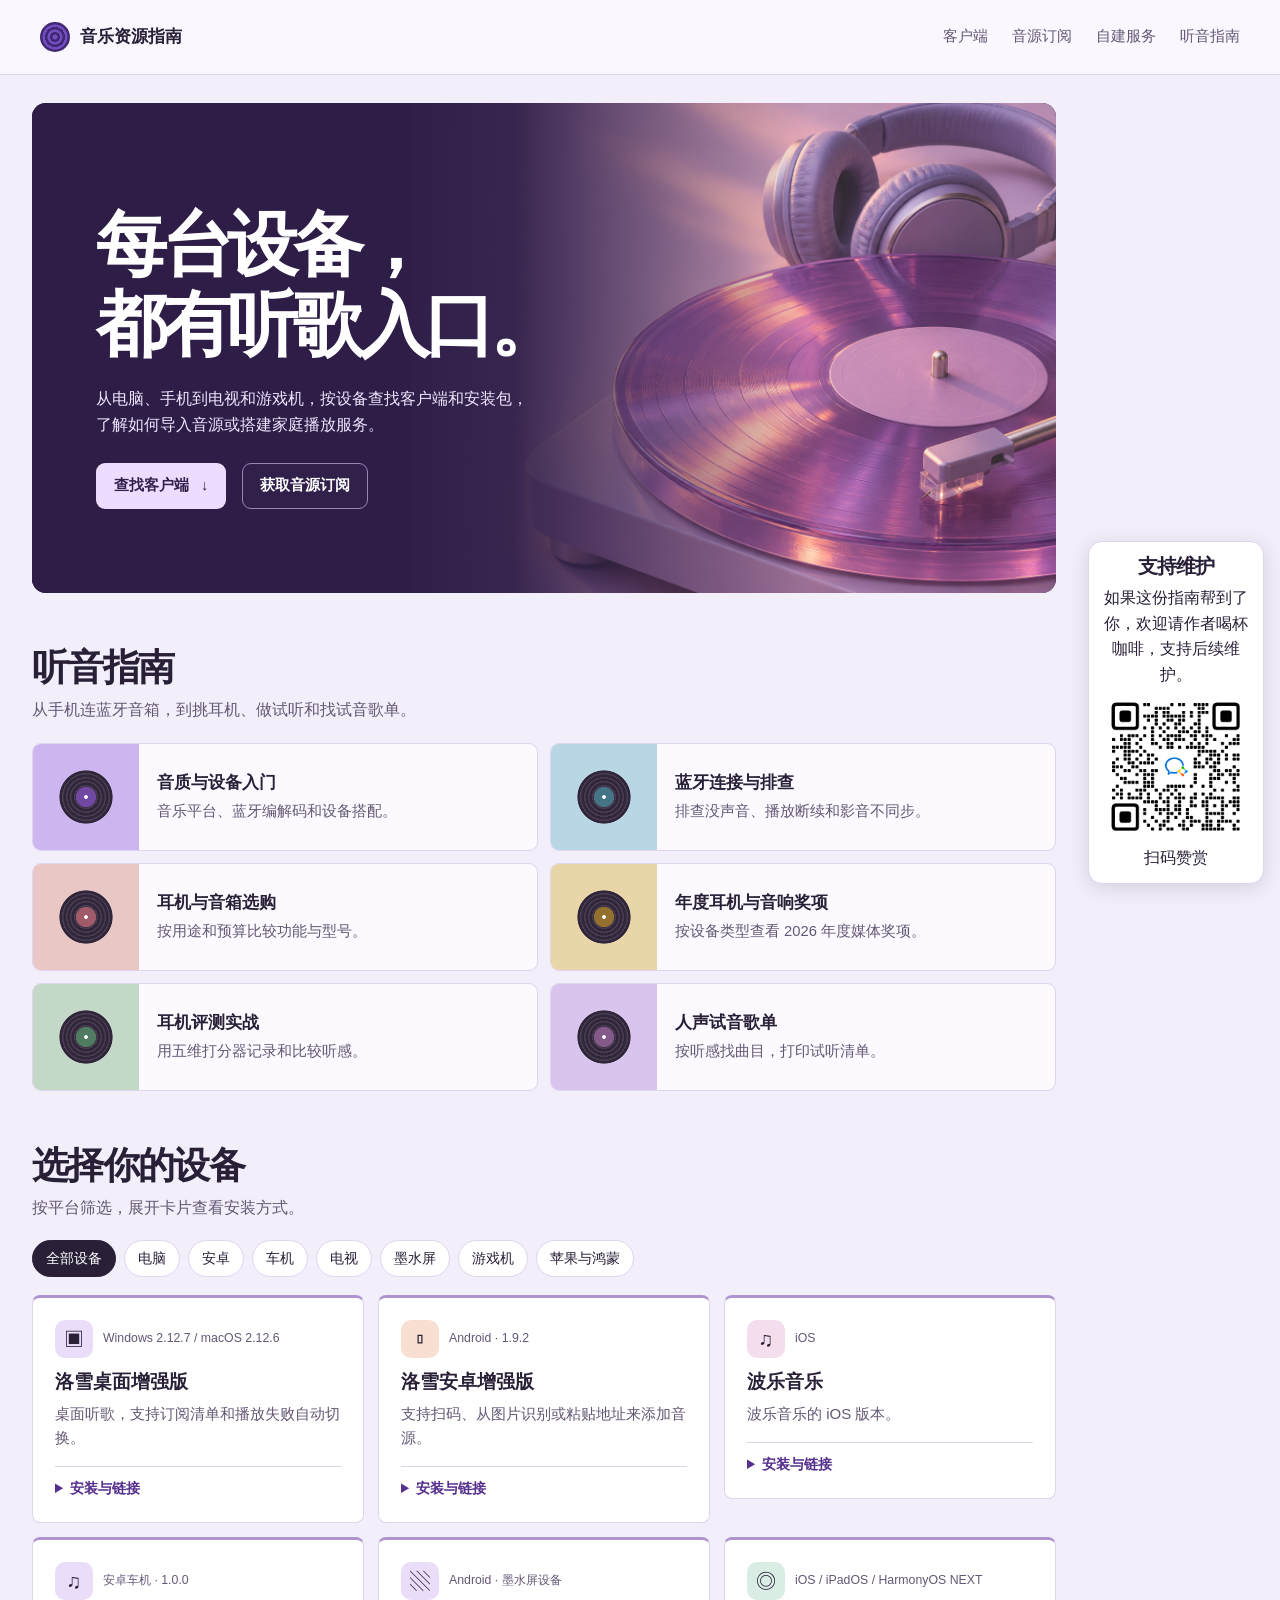
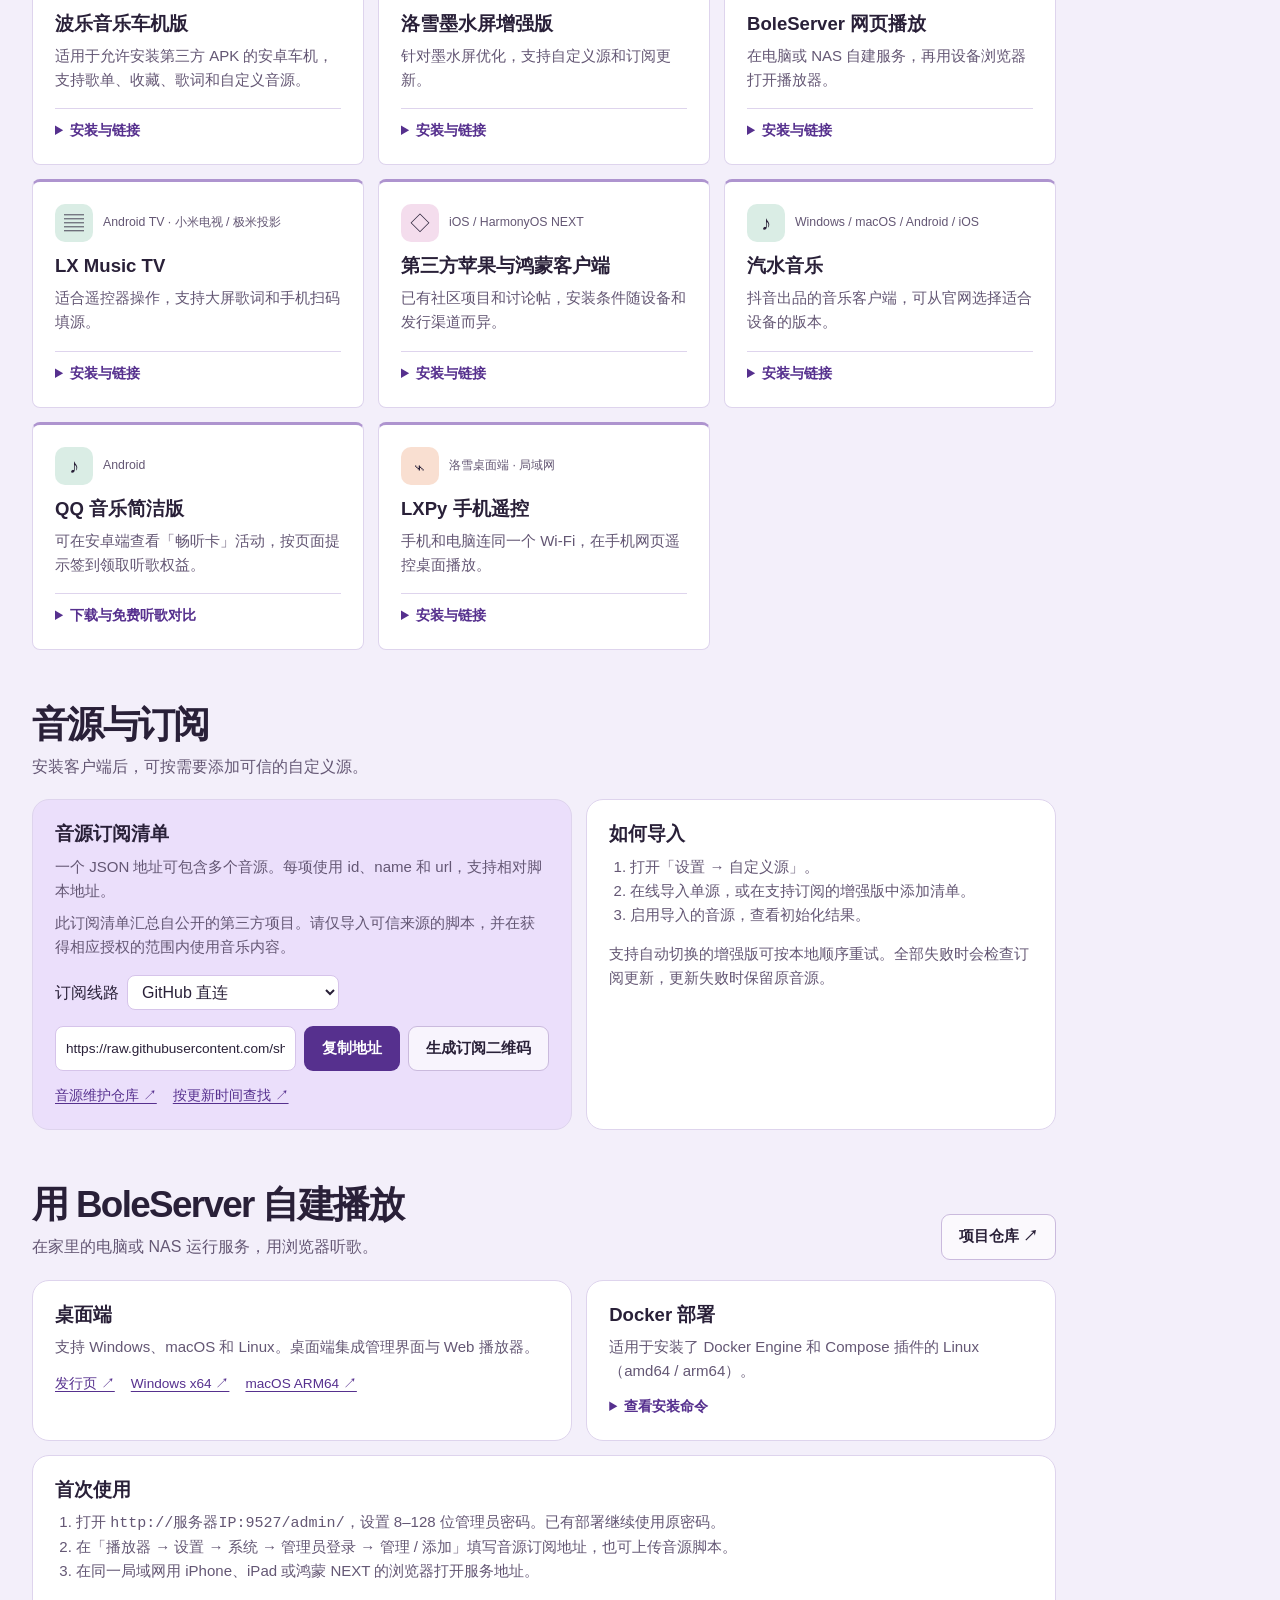
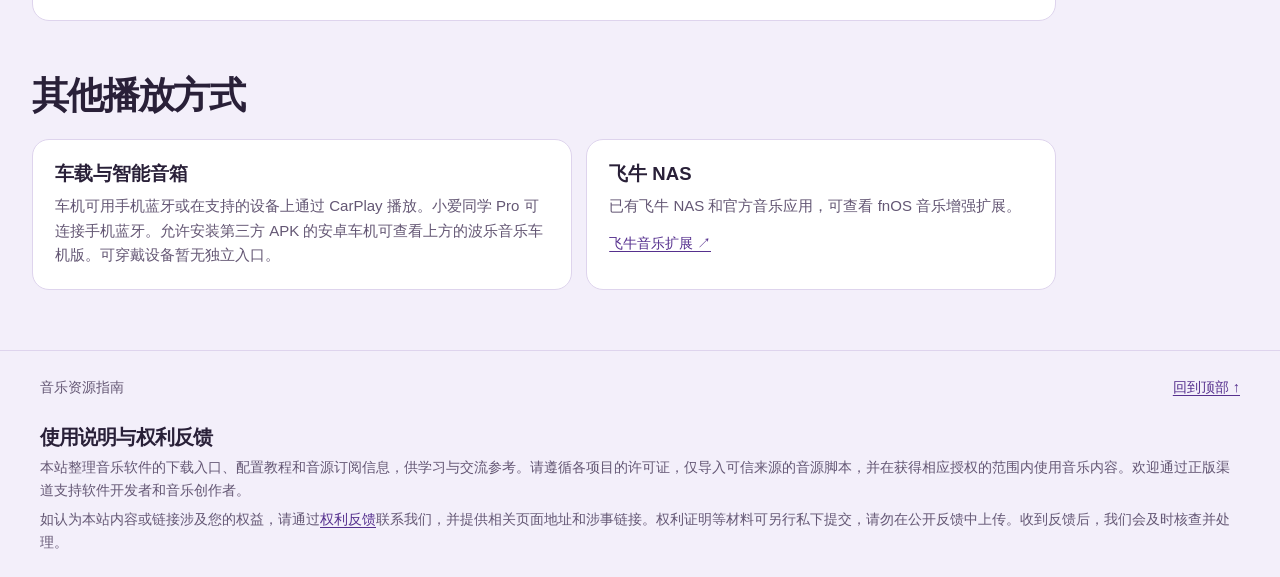
<file: index.html>
<!doctype html>
<html lang="zh-CN">
<head>
<meta charset="utf-8">
<meta name="viewport" content="width=device-width,initial-scale=1">
<meta name="description" content="按设备查找洛雪音乐、汽水音乐和 Android TV 客户端下载，了解音源订阅导入及 BoleServer 家庭播放服务搭建。">
<title>洛雪音乐资源指南 | 客户端下载、音源订阅与自建播放</title>
<link rel="canonical" href="https://shellsec.com/lx-music-guide/">
<meta property="og:type" content="website">
<meta property="og:locale" content="zh_CN">
<meta property="og:title" content="洛雪音乐资源指南">
<meta property="og:description" content="按设备查找音乐客户端、安装包和音源导入教程，了解如何搭建家庭播放服务。">
<meta property="og:url" content="https://shellsec.com/lx-music-guide/">
<meta property="og:image" content="https://shellsec.com/lx-music-guide/assets/record.png">
<meta property="og:image:alt" content="紫色唱片、唱机与耳机">
<meta name="twitter:card" content="summary_large_image">
<script type="application/ld+json">
{
  "@context": "https://schema.org",
  "@type": "CollectionPage",
  "name": "洛雪音乐资源指南",
  "url": "https://shellsec.com/lx-music-guide/",
  "inLanguage": "zh-CN",
  "description": "音乐客户端下载、音源订阅导入与家庭播放服务搭建指南。",
  "publisher": {"@type": "Person", "name": "shellsec", "url": "https://shellsec.com/"}
}
</script>
<link rel="stylesheet" href="style.css?v=listening">
<link rel="stylesheet" href="shelf.css">
<script src="assets/qrcode-generator-2.0.4.js" defer></script>
<script src="resources.js?v=20261126" defer></script>
</head>
<body class="shelf-home">
<a class="skip" href="#main">跳到内容</a>
<header class="top"><div class="wrap top-inner">
<a class="brand" href="#"><span class="disc" aria-hidden="true"></span>音乐资源指南</a>
<nav aria-label="主要导航"><a href="#clients">客户端</a><a href="#sources">音源订阅</a><a href="#server">自建服务</a><a href="#listening">听音指南</a></nav>
</div></header>
<main id="main" class="wrap">
<section class="hero" aria-labelledby="title">
<img src="assets/record.png" alt="" fetchpriority="high">
<div class="hero-copy"><h1 id="title">每台设备，<br>都有听歌入口。</h1>
<p>从电脑、手机到电视和游戏机，按设备查找客户端和安装包，了解如何导入音源或搭建家庭播放服务。</p>
<div class="actions"><a class="button primary" href="#clients">查找客户端 <span aria-hidden="true">↓</span></a><a class="button secondary" href="#sources">获取音源订阅</a></div>
</div>
</section>
<section id="listening" class="section" aria-labelledby="listening-title">
  <div class="section-head"><div><h2 id="listening-title">听音指南</h2><p>从手机连蓝牙音箱，到挑耳机、做试听和找试音歌单。</p></div></div>
  <div class="listen-shelf">
    <article class="listen-card"><a href="listening/audio-basics.html"><span><strong>音质与设备入门</strong><small>音乐平台、蓝牙编解码和设备搭配。</small></span></a></article>
    <article class="listen-card"><a href="listening/bluetooth-help.html"><span><strong>蓝牙连接与排查</strong><small>排查没声音、播放断续和影音不同步。</small></span></a></article>
    <article class="listen-card"><a href="listening/buying-guide.html"><span><strong>耳机与音箱选购</strong><small>按用途和预算比较功能与型号。</small></span></a></article>
    <article class="listen-card"><a href="listening/world-audio-awards.html"><span><strong>年度耳机与音响奖项</strong><small>按设备类型查看 2026 年度媒体奖项。</small></span></a></article>
    <article class="listen-card"><a href="listening/headphone-tests.html"><span><strong>耳机评测实战</strong><small>用五维打分器记录和比较听感。</small></span></a></article>
    <article class="listen-card"><a href="listening/vocal-playlist.html"><span><strong>人声试音歌单</strong><small>按听感找曲目，打印试听清单。</small></span></a></article>
  </div>
</section>
<section id="clients" class="section" aria-labelledby="clients-title">
<div class="section-head"><div><h2 id="clients-title">选择你的设备</h2><p>按平台筛选，展开卡片查看安装方式。</p></div></div>
<div class="filters" id="filters" aria-label="设备筛选"></div>
<p class="sr-only" id="filter-status" role="status"></p>
<noscript>开启 JavaScript 后可按设备筛选。下方显示全部客户端。</noscript>
<div class="grid" id="resources">
  <article class="card" data-platforms="电脑">
    <div class="card-head"><span class="icon lilac" aria-hidden="true">▣</span><span class="meta">Windows 2.12.7 / macOS 2.12.6</span></div>
    <h3>洛雪桌面增强版</h3>
    <p>桌面听歌，支持订阅清单和播放失败自动切换。</p>
    <details class="card-details">
      <summary>安装与链接</summary>
      <p>Windows 可选安装包、绿色版或便携版。可用 GitHub 直连或选择第三方加速线路。</p>
      <div class="links">
      <div class="download-options"><strong>Windows 安装包</strong><div><a href="https://github.com/shellsec/lx-music-desktop-auto-source/releases/download/v2.12.7/lx-music-desktop-v2.12.7-x64-Setup.exe">GitHub 直连</a> <a href="https://gh-proxy.org/https://github.com/shellsec/lx-music-desktop-auto-source/releases/download/v2.12.7/lx-music-desktop-v2.12.7-x64-Setup.exe">gh-proxy.org</a> <a href="https://ghfast.top/https://github.com/shellsec/lx-music-desktop-auto-source/releases/download/v2.12.7/lx-music-desktop-v2.12.7-x64-Setup.exe">ghfast.top</a> <a href="https://gh.monlor.com/https://github.com/shellsec/lx-music-desktop-auto-source/releases/download/v2.12.7/lx-music-desktop-v2.12.7-x64-Setup.exe">gh.monlor.com</a> <a href="https://github.tbap.top/https://github.com/shellsec/lx-music-desktop-auto-source/releases/download/v2.12.7/lx-music-desktop-v2.12.7-x64-Setup.exe">github.tbap.top</a></div></div>
      <div class="download-options"><strong>Windows 便携版</strong><div><a href="https://github.com/shellsec/lx-music-desktop-auto-source/releases/download/v2.12.7/lx-music-desktop-v2.12.7-x64-portable.exe">GitHub 直连</a> <a href="https://gh-proxy.org/https://github.com/shellsec/lx-music-desktop-auto-source/releases/download/v2.12.7/lx-music-desktop-v2.12.7-x64-portable.exe">gh-proxy.org</a> <a href="https://ghfast.top/https://github.com/shellsec/lx-music-desktop-auto-source/releases/download/v2.12.7/lx-music-desktop-v2.12.7-x64-portable.exe">ghfast.top</a> <a href="https://gh.monlor.com/https://github.com/shellsec/lx-music-desktop-auto-source/releases/download/v2.12.7/lx-music-desktop-v2.12.7-x64-portable.exe">gh.monlor.com</a> <a href="https://github.tbap.top/https://github.com/shellsec/lx-music-desktop-auto-source/releases/download/v2.12.7/lx-music-desktop-v2.12.7-x64-portable.exe">github.tbap.top</a></div></div>
      <div class="download-options"><strong>Windows 绿色版</strong><div><a href="https://github.com/shellsec/lx-music-desktop-auto-source/releases/download/v2.12.7/lx-music-desktop-v2.12.7-win_x64-green.7z">GitHub 直连</a> <a href="https://gh-proxy.org/https://github.com/shellsec/lx-music-desktop-auto-source/releases/download/v2.12.7/lx-music-desktop-v2.12.7-win_x64-green.7z">gh-proxy.org</a> <a href="https://ghfast.top/https://github.com/shellsec/lx-music-desktop-auto-source/releases/download/v2.12.7/lx-music-desktop-v2.12.7-win_x64-green.7z">ghfast.top</a> <a href="https://gh.monlor.com/https://github.com/shellsec/lx-music-desktop-auto-source/releases/download/v2.12.7/lx-music-desktop-v2.12.7-win_x64-green.7z">gh.monlor.com</a> <a href="https://github.tbap.top/https://github.com/shellsec/lx-music-desktop-auto-source/releases/download/v2.12.7/lx-music-desktop-v2.12.7-win_x64-green.7z">github.tbap.top</a></div></div>
      <div class="download-options"><strong>macOS ARM64（2.12.6）</strong><div><a href="https://github.com/shellsec/lx-music-desktop-auto-source/releases/download/v2.12.6/lx-music-desktop-2.12.6-arm64.dmg">GitHub 直连</a> <a href="https://gh-proxy.org/https://github.com/shellsec/lx-music-desktop-auto-source/releases/download/v2.12.6/lx-music-desktop-2.12.6-arm64.dmg">gh-proxy.org</a> <a href="https://ghfast.top/https://github.com/shellsec/lx-music-desktop-auto-source/releases/download/v2.12.6/lx-music-desktop-2.12.6-arm64.dmg">ghfast.top</a> <a href="https://gh.monlor.com/https://github.com/shellsec/lx-music-desktop-auto-source/releases/download/v2.12.6/lx-music-desktop-2.12.6-arm64.dmg">gh.monlor.com</a> <a href="https://github.tbap.top/https://github.com/shellsec/lx-music-desktop-auto-source/releases/download/v2.12.6/lx-music-desktop-2.12.6-arm64.dmg">github.tbap.top</a></div></div>
      <a href="https://github.com/shellsec/lx-music-desktop-auto-source/releases">GitHub 发行页</a>
      <a href="https://github.com/shellsec/lx-music-desktop-auto-source">项目仓库</a>
      </div>
    </details>
  </article>
  <article class="card" data-platforms="安卓">
    <div class="card-head"><span class="icon peach" aria-hidden="true">▯</span><span class="meta">Android · 1.9.2</span></div>
    <h3>洛雪安卓增强版</h3>
    <p>支持扫码、从图片识别或粘贴地址来添加音源。</p>
    <details class="card-details">
      <summary>安装与链接</summary>
      <p>在设置中打开「快速添加自定义源」，选择导入单个源或添加订阅清单。可用 GitHub 直连或选择第三方加速线路。</p>
      <div class="links">
      <div class="download-options" data-android-download="arm64-v8a"><strong>arm64-v8a</strong><div><a href="https://github.com/shellsec/lx-music-mobile-auto-source/releases/download/v1.9.2/lx-music-mobile-v1.9.2-arm64-v8a.apk">GitHub 直连</a> <a href="https://gh-proxy.org/https://github.com/shellsec/lx-music-mobile-auto-source/releases/download/v1.9.2/lx-music-mobile-v1.9.2-arm64-v8a.apk">gh-proxy.org</a> <a href="https://ghfast.top/https://github.com/shellsec/lx-music-mobile-auto-source/releases/download/v1.9.2/lx-music-mobile-v1.9.2-arm64-v8a.apk">ghfast.top</a> <a href="https://gh.monlor.com/https://github.com/shellsec/lx-music-mobile-auto-source/releases/download/v1.9.2/lx-music-mobile-v1.9.2-arm64-v8a.apk">gh.monlor.com</a> <a href="https://github.tbap.top/https://github.com/shellsec/lx-music-mobile-auto-source/releases/download/v1.9.2/lx-music-mobile-v1.9.2-arm64-v8a.apk">github.tbap.top</a></div></div>
      <div class="download-options" data-android-download="armeabi-v7a"><strong>armeabi-v7a</strong><div><a href="https://github.com/shellsec/lx-music-mobile-auto-source/releases/download/v1.9.2/lx-music-mobile-v1.9.2-armeabi-v7a.apk">GitHub 直连</a> <a href="https://gh-proxy.org/https://github.com/shellsec/lx-music-mobile-auto-source/releases/download/v1.9.2/lx-music-mobile-v1.9.2-armeabi-v7a.apk">gh-proxy.org</a> <a href="https://ghfast.top/https://github.com/shellsec/lx-music-mobile-auto-source/releases/download/v1.9.2/lx-music-mobile-v1.9.2-armeabi-v7a.apk">ghfast.top</a> <a href="https://gh.monlor.com/https://github.com/shellsec/lx-music-mobile-auto-source/releases/download/v1.9.2/lx-music-mobile-v1.9.2-armeabi-v7a.apk">gh.monlor.com</a> <a href="https://github.tbap.top/https://github.com/shellsec/lx-music-mobile-auto-source/releases/download/v1.9.2/lx-music-mobile-v1.9.2-armeabi-v7a.apk">github.tbap.top</a></div></div>
      <div class="download-options" data-android-download="universal"><strong>universal</strong><div><a href="https://github.com/shellsec/lx-music-mobile-auto-source/releases/download/v1.9.2/lx-music-mobile-v1.9.2-universal.apk">GitHub 直连</a> <a href="https://gh-proxy.org/https://github.com/shellsec/lx-music-mobile-auto-source/releases/download/v1.9.2/lx-music-mobile-v1.9.2-universal.apk">gh-proxy.org</a> <a href="https://ghfast.top/https://github.com/shellsec/lx-music-mobile-auto-source/releases/download/v1.9.2/lx-music-mobile-v1.9.2-universal.apk">ghfast.top</a> <a href="https://gh.monlor.com/https://github.com/shellsec/lx-music-mobile-auto-source/releases/download/v1.9.2/lx-music-mobile-v1.9.2-universal.apk">gh.monlor.com</a> <a href="https://github.tbap.top/https://github.com/shellsec/lx-music-mobile-auto-source/releases/download/v1.9.2/lx-music-mobile-v1.9.2-universal.apk">github.tbap.top</a></div></div>
      <a href="https://github.com/shellsec/lx-music-mobile-auto-source/releases">GitHub 发行页</a>
      <a href="https://github.com/shellsec/lx-music-mobile-auto-source">项目仓库</a>
      </div>
    </details>
  </article>
  <article class="card" data-platforms="苹果与鸿蒙">
    <div class="card-head"><span class="icon pink" aria-hidden="true">♫</span><span class="meta">iOS</span></div>
    <h3>波乐音乐</h3>
    <p>波乐音乐的 iOS 版本。</p>
    <details class="card-details">
      <summary>安装与链接</summary>
      <p>IPA 未签名，下载后请按项目说明签名安装。</p>
      <div class="links">
      <a href="https://github.com/shellsec/bolemusic-ios/releases/download/v1.1.0/BoleMusic.ipa">下载 IPA（1.1.0）</a>
      <a href="https://gh-proxy.org/https://github.com/shellsec/bolemusic-ios/releases/download/v1.1.0/BoleMusic.ipa">gh-proxy.org 加速</a>
      <a href="https://ghfast.top/https://github.com/shellsec/bolemusic-ios/releases/download/v1.1.0/BoleMusic.ipa">ghfast.top 加速</a>
      <a href="https://github.com/shellsec/bolemusic-ios/releases/tag/v1.1.0">发行说明</a>
      <a href="https://github.com/shellsec/bolemusic-ios">iOS 项目仓库</a>
      </div>
    </details>
  </article>
  <article class="card" id="car-client" data-platforms="安卓 车机">
    <div class="card-head"><span class="icon lilac" aria-hidden="true">♫</span><span class="meta">安卓车机 · 1.0.0</span></div>
    <h3>波乐音乐车机版</h3>
    <p>适用于允许安装第三方 APK 的安卓车机，支持歌单、收藏、歌词和自定义音源。</p>
    <details class="card-details">
      <summary>安装与链接</summary>
      <p>首次安装建议选择通用包，也可按车机系统报告的 ABI 选择。首次安装时音源列表为空，可在「设置 → 基本设置」中添加。加速由第三方提供。</p>
      <p>电脑上打开指南时，可以用手机扫码下载 APK，再传到车机。</p>
      <div class="links">
        <div class="download-options"><strong>universal · 通用包，首装推荐</strong><div><a href="https://github.com/shellsec/lx-music-mobile-car-auto-source/releases/download/v1.0.0/BoleMusic-Car-v1.0.0-universal.apk">GitHub 下载</a> <a href="https://gh-proxy.com/https://github.com/shellsec/lx-music-mobile-car-auto-source/releases/download/v1.0.0/BoleMusic-Car-v1.0.0-universal.apk">加速下载</a> <a href="https://quickchart.io/qr?size=640&amp;margin=4&amp;text=https%3A%2F%2Fgh-proxy.com%2Fhttps%3A%2F%2Fgithub.com%2Fshellsec%2Flx-music-mobile-car-auto-source%2Freleases%2Fdownload%2Fv1.0.0%2FBoleMusic-Car-v1.0.0-universal.apk">生成二维码</a></div></div>
        <div class="download-options"><strong>arm64-v8a</strong><div><a href="https://github.com/shellsec/lx-music-mobile-car-auto-source/releases/download/v1.0.0/BoleMusic-Car-v1.0.0-arm64-v8a.apk">GitHub 下载</a> <a href="https://gh-proxy.com/https://github.com/shellsec/lx-music-mobile-car-auto-source/releases/download/v1.0.0/BoleMusic-Car-v1.0.0-arm64-v8a.apk">加速下载</a> <a href="https://quickchart.io/qr?size=640&amp;margin=4&amp;text=https%3A%2F%2Fgh-proxy.com%2Fhttps%3A%2F%2Fgithub.com%2Fshellsec%2Flx-music-mobile-car-auto-source%2Freleases%2Fdownload%2Fv1.0.0%2FBoleMusic-Car-v1.0.0-arm64-v8a.apk">生成二维码</a></div></div>
        <div class="download-options"><strong>armeabi-v7a</strong><div><a href="https://github.com/shellsec/lx-music-mobile-car-auto-source/releases/download/v1.0.0/BoleMusic-Car-v1.0.0-armeabi-v7a.apk">GitHub 下载</a> <a href="https://gh-proxy.com/https://github.com/shellsec/lx-music-mobile-car-auto-source/releases/download/v1.0.0/BoleMusic-Car-v1.0.0-armeabi-v7a.apk">加速下载</a> <a href="https://quickchart.io/qr?size=640&amp;margin=4&amp;text=https%3A%2F%2Fgh-proxy.com%2Fhttps%3A%2F%2Fgithub.com%2Fshellsec%2Flx-music-mobile-car-auto-source%2Freleases%2Fdownload%2Fv1.0.0%2FBoleMusic-Car-v1.0.0-armeabi-v7a.apk">生成二维码</a></div></div>
        <div class="download-options"><strong>x86_64</strong><div><a href="https://github.com/shellsec/lx-music-mobile-car-auto-source/releases/download/v1.0.0/BoleMusic-Car-v1.0.0-x86_64.apk">GitHub 下载</a> <a href="https://gh-proxy.com/https://github.com/shellsec/lx-music-mobile-car-auto-source/releases/download/v1.0.0/BoleMusic-Car-v1.0.0-x86_64.apk">加速下载</a> <a href="https://quickchart.io/qr?size=640&amp;margin=4&amp;text=https%3A%2F%2Fgh-proxy.com%2Fhttps%3A%2F%2Fgithub.com%2Fshellsec%2Flx-music-mobile-car-auto-source%2Freleases%2Fdownload%2Fv1.0.0%2FBoleMusic-Car-v1.0.0-x86_64.apk">生成二维码</a></div></div>
        <div class="download-options"><strong>x86</strong><div><a href="https://github.com/shellsec/lx-music-mobile-car-auto-source/releases/download/v1.0.0/BoleMusic-Car-v1.0.0-x86.apk">GitHub 下载</a> <a href="https://gh-proxy.com/https://github.com/shellsec/lx-music-mobile-car-auto-source/releases/download/v1.0.0/BoleMusic-Car-v1.0.0-x86.apk">加速下载</a> <a href="https://quickchart.io/qr?size=640&amp;margin=4&amp;text=https%3A%2F%2Fgh-proxy.com%2Fhttps%3A%2F%2Fgithub.com%2Fshellsec%2Flx-music-mobile-car-auto-source%2Freleases%2Fdownload%2Fv1.0.0%2FBoleMusic-Car-v1.0.0-x86.apk">生成二维码</a></div></div>
        <a href="https://github.com/shellsec/lx-music-mobile-car-auto-source/releases">GitHub 发行页</a>
        <a href="https://github.com/shellsec/lx-music-mobile-car-auto-source#readme">项目说明</a>
      </div>
    </details>
  </article>
  <article class="card" data-platforms="墨水屏 安卓">
    <div class="card-head"><span class="icon lilac" aria-hidden="true">▧</span><span class="meta">Android · 墨水屏设备</span></div>
    <h3>洛雪墨水屏增强版</h3>
    <p>针对墨水屏优化，支持自定义源和订阅更新。</p>
    <details class="card-details">
      <summary>安装与链接</summary>
      <p>按设备架构选择 APK。口袋阅一代选 armeabi-v7a，64 位设备可选 arm64-v8a。</p>
      <div class="links">
      <a href="https://github.com/shellsec/lx-music-eink/releases/download/v1.9.5-eink.1/lx-music-mobile-v1.9.5-eink.1-arm64-v8a.apk">下载 arm64-v8a APK</a>
      <a href="https://github.com/shellsec/lx-music-eink/releases/download/v1.9.5-eink.1/lx-music-mobile-v1.9.5-eink.1-armeabi-v7a.apk">下载 armeabi-v7a APK</a>
      <a href="https://github.com/shellsec/lx-music-eink/releases/download/v1.9.5-eink.1/lx-music-mobile-v1.9.5-eink.1-universal.apk">下载 universal APK</a>
      <a href="https://github.com/shellsec/lx-music-eink/releases/download/v1.9.5-eink.1/lx-music-mobile-v1.9.5-eink.1-x86.apk">下载 x86 APK</a>
      <a href="https://github.com/shellsec/lx-music-eink/releases/download/v1.9.5-eink.1/lx-music-mobile-v1.9.5-eink.1-x86_64.apk">下载 x86_64 APK</a>
      <a href="https://github.com/shellsec/lx-music-eink/releases/download/v1.9.5-eink.1/SHA256SUMS.txt">SHA-256 校验</a>
      <a href="https://github.com/shellsec/lx-music-eink/releases/tag/v1.9.5-eink.1">发行说明（1.9.5-eink.1）</a>
      <a href="https://github.com/shellsec/lx-music-eink">项目仓库</a>
      </div>
    </details>
  </article>
  <article class="card" data-platforms="苹果与鸿蒙 电脑">
    <div class="card-head"><span class="icon mint" aria-hidden="true">◎</span><span class="meta">iOS / iPadOS / HarmonyOS NEXT</span></div>
    <h3>BoleServer 网页播放</h3>
    <p>在电脑或 NAS 自建服务，再用设备浏览器打开播放器。</p>
    <details class="card-details">
      <summary>安装与链接</summary>
      <p>搭建服务并在管理界面设置密码与音源。播放设备与服务在同一局域网时，可直接打开服务地址。</p>
      <div class="links">
      <a href="https://github.com/shellsec/boleserver/releases/download/v2.1.3-bole.1/BoleServer.2.1.3.x64.Portable.exe">Windows x64 便携版</a>
      <a href="https://github.com/shellsec/boleserver/releases/download/v2.1.3-bole.1/BoleServer.2.1.3.arm64.dmg">macOS ARM64 安装包</a>
      <a href="https://github.com/shellsec/boleserver/releases/latest">GitHub 发行页</a>
      <a href="#server">查看搭建方式</a>
      <a href="https://github.com/shellsec/boleserver">项目仓库</a>
      </div>
    </details>
  </article>
  <article class="card" data-platforms="电视">
    <div class="card-head"><span class="icon mint" aria-hidden="true">▤</span><span class="meta">Android TV · 小米电视 / 极米投影</span></div>
    <h3>LX Music TV</h3>
    <p>适合遥控器操作，支持大屏歌词和手机扫码填源。</p>
    <details class="card-details">
      <summary>安装与链接</summary>
      <p>电视和平板架构不确定时选 universal。通过 U 盘或传文件安装后，打开设置扫码导入 JS 音源。</p>
      <div class="links">
      <a href="https://github.com/bmizhou/lx-music-tv/releases/download/2.9.202610241701/LXTV-2.9.202610241701-universal-release.apk">下载 universal APK</a>
      <a href="https://github.com/bmizhou/lx-music-tv/releases/download/2.9.202610241701/LXTV-2.9.202610241701-arm64-v8a-release.apk">下载 arm64-v8a APK</a>
      <a href="https://github.com/bmizhou/lx-music-tv/releases">GitHub 发行页</a>
      <a href="https://github.com/bmizhou/lx-music-tv">项目仓库</a>
      </div>
    </details>
  </article>
  <article class="card" data-platforms="苹果与鸿蒙">
    <div class="card-head"><span class="icon pink" aria-hidden="true">◇</span><span class="meta">iOS / HarmonyOS NEXT</span></div>
    <h3>第三方苹果与鸿蒙客户端</h3>
    <p>已有社区项目和讨论帖，安装条件随设备和发行渠道而异。</p>
    <details class="card-details">
      <summary>安装与链接</summary>
      <p>鸿蒙项目的 GitHub Releases 暂无安装包，可下载源码并参照仓库说明用 DevEco Studio 构建。iOS 社区版本的获取与签名条件见原帖。</p>
      <div class="links">
      <a href="https://github.com/Adamaik/lxmusic-harmony/archive/HEAD.zip">下载鸿蒙源码 ZIP</a>
      <a href="https://www.52pojie.cn/thread-2089652-1-7.html">iOS 社区原帖</a>
      <a href="https://github.com/Adamaik/lxmusic-harmony">项目仓库</a>
      </div>
    </details>
  </article>
  <article class="card" data-platforms="电脑 安卓 苹果与鸿蒙">
    <div class="card-head"><span class="icon mint" aria-hidden="true">♪</span><span class="meta">Windows / macOS / Android / iOS</span></div>
    <h3>汽水音乐</h3>
    <p>抖音出品的音乐客户端，可从官网选择适合设备的版本。</p>
    <details class="card-details">
      <summary>安装与链接</summary>
      <p>电脑端在官方下载页选择 Windows 或 macOS 版本，手机端可从官网进入 Android 或 iOS 下载入口。</p>
    <p><strong>免费听歌活动</strong><br>在汽水音乐 App 内，可按活动页面提示观看广告或完成签到任务，领取免费听歌权益。具体任务和权益以 App 内显示为准。</p>
      <div class="links">
      <a href="https://www.qishui.com/">汽水音乐官网</a>
      <a href="https://www.qishui.com/download">官方下载</a>
      </div>
    </details>
  </article>
  <article class="card" data-platforms="安卓">
    <div class="card-head"><span class="icon mint" aria-hidden="true">♪</span><span class="meta">Android</span></div>
    <h3>QQ 音乐简洁版</h3>
    <p>可在安卓端查看「畅听卡」活动，按页面提示签到领取听歌权益。</p>
    <details class="card-details">
      <summary>下载与免费听歌对比</summary>
      <ul>
        <li><strong>QQ 音乐简洁版</strong> · 签到领取畅听卡，参考有效期约 1 天。音质可留意标准、HQ、SQ 选项，曲目和可选音质以播放页为准。</li>
        <li><strong>汽水音乐</strong> · 按活动页提示观看广告解锁，广告时长及权益有效期以当次活动为准。曲库可查找抖音热歌，音质以播放页为准。</li>
      </ul>
      <p>QQ 音乐简洁版的下载入口适用于安卓。汽水音乐官网另有 iOS、电脑版及车载版，各端活动以 App 内显示为准。</p>
      <div class="links"><a href="https://sj.qq.com/appdetail/com.tencent.freemusic">应用宝下载</a></div>
    </details>
  </article>
  <article class="card" data-platforms="电脑">
    <div class="card-head"><span class="icon peach" aria-hidden="true">⌁</span><span class="meta">洛雪桌面端 · 局域网</span></div>
    <h3>LXPy 手机遥控</h3>
    <p>手机和电脑连同一个 Wi-Fi，在手机网页遥控桌面播放。</p>
    <details class="card-details">
      <summary>安装与链接</summary>
      <p>在洛雪桌面端的「设置 → 开放 API」启用开放 API 服务，再按 LXPy 说明运行启动脚本。</p>
      <div class="links">
      <a href="https://github.com/shellsec/lxpy/archive/HEAD.zip">下载源码 ZIP</a>
      <a href="https://github.com/shellsec/lxpy">项目仓库</a>
      </div>
    </details>
  </article>
</div>
</section>
<section id="sources" class="section" aria-labelledby="sources-title">
<div class="section-head"><div><h2 id="sources-title">音源与订阅</h2><p>安装客户端后，可按需要添加可信的自定义源。</p></div></div>
<div class="source-layout">
<article class="panel subscription"><h3>音源订阅清单</h3><p>一个 JSON 地址可包含多个音源。每项使用 id、name 和 url，支持相对脚本地址。</p>
<p>此订阅清单汇总自公开的第三方项目。请仅导入可信来源的脚本，并在获得相应授权的范围内使用音乐内容。</p>
<div class="source-route"><label for="source-route">订阅线路</label><select id="source-route"><option value="https://raw.githubusercontent.com/shellsec/lx-music-source/master/sources.json">GitHub 直连</option><option value="https://gh-proxy.org/https://raw.githubusercontent.com/shellsec/lx-music-source/master/sources.gh-proxy.json">gh-proxy.org（加速）</option><option value="https://ghfast.top/https://raw.githubusercontent.com/shellsec/lx-music-source/master/sources.json">ghfast.top（加速）</option><option value="https://gh.monlor.com/https://raw.githubusercontent.com/shellsec/lx-music-source/master/sources.json">gh.monlor.com（加速）</option><option value="https://github.tbap.top/https://raw.githubusercontent.com/shellsec/lx-music-source/master/sources.json">github.tbap.top（加速）</option></select></div>
<div class="copy-row"><input id="source-url" aria-label="音源订阅地址" readonly value="https://raw.githubusercontent.com/shellsec/lx-music-source/master/sources.json"><button class="button primary" type="button" data-copy="source-url">复制地址</button><button class="button secondary" type="button" id="subscription-qr" hidden>生成订阅二维码</button></div>
<p class="feedback" id="copy-status" role="status"></p>
<div class="links"><a href="https://github.com/shellsec/lx-music-source">音源维护仓库 ↗</a><a href="https://github.com/search?q=lx-music-source&amp;type=repositories&amp;s=updated&amp;o=desc">按更新时间查找 ↗</a></div>
</article>
<section class="support" aria-labelledby="support-title">
<div><h2 id="support-title">支持维护</h2><p>如果这份指南帮到了你，欢迎请作者喝杯咖啡，支持后续维护。</p></div>
<figure><img src="assets/support-qr.png" alt="支持作者的赞赏二维码" width="400" height="400"><figcaption>扫码赞赏</figcaption></figure>
</section>
<article class="panel"><h3>如何导入</h3><ol><li>打开「设置 → 自定义源」。</li><li>在线导入单源，或在支持订阅的增强版中添加清单。</li><li>启用导入的音源，查看初始化结果。</li></ol><p>支持自动切换的增强版可按本地顺序重试。全部失败时会检查订阅更新，更新失败时保留原音源。</p></article>
</div>
</section>
<section id="server" class="section" aria-labelledby="server-title">
<div class="section-head"><div><h2 id="server-title">用 BoleServer 自建播放</h2><p>在家里的电脑或 NAS 运行服务，用浏览器听歌。</p></div><a class="button secondary" href="https://github.com/shellsec/boleserver">项目仓库 ↗</a></div>
<div class="source-layout">
<article class="panel"><h3>桌面端</h3><p>支持 Windows、macOS 和 Linux。桌面端集成管理界面与 Web 播放器。</p>
<div class="links"><a href="https://github.com/shellsec/boleserver/releases/latest">发行页 ↗</a><a href="https://github.com/shellsec/boleserver/releases/download/v2.1.3-bole.1/BoleServer.2.1.3.x64.Portable.exe">Windows x64 ↗</a><a href="https://github.com/shellsec/boleserver/releases/download/v2.1.3-bole.1/BoleServer.2.1.3.arm64.dmg">macOS ARM64 ↗</a></div></article>
<article class="panel"><h3>Docker 部署</h3><p>适用于安装了 Docker Engine 和 Compose 插件的 Linux（amd64 / arm64）。</p>
<details><summary>查看安装命令</summary>
<p>直连 GitHub</p><pre><code id="install-direct">curl -fsSL https://raw.githubusercontent.com/shellsec/boleserver/main/deploy/install.sh -o /tmp/boleserver-install.sh &amp;&amp; sudo bash /tmp/boleserver-install.sh</code></pre>
<p>第三方代理加速，默认安装到 <code>/opt/boleserver</code></p><pre><code>curl -fsSL https://gh-proxy.com/https://raw.githubusercontent.com/shellsec/boleserver/d2762bcfbc773a0baf81cbca5df1ba1bde2d7a29/deploy/install.sh -o /tmp/boleserver-install.sh &amp;&amp; sudo env BOLE_IMAGE=gh-proxy.com/docker/ghcr.io/shellsec/boleserver:latest bash /tmp/boleserver-install.sh</code></pre>
<p>已用 root 登录时去掉 sudo。代理镜像设置保存在安装目录的 .env。</p>
</details></article>
</div>
<div class="panel setup"><h3>首次使用</h3><ol><li>打开 <code>http://服务器IP:9527/admin/</code>，设置 8–128 位管理员密码。已有部署继续使用原密码。</li><li>在「播放器 → 设置 → 系统 → 管理员登录 → 管理 / 添加」填写音源订阅地址，也可上传音源脚本。</li><li>在同一局域网用 iPhone、iPad 或鸿蒙 NEXT 的浏览器打开服务地址。</li></ol></div>
</section>
<section id="other" class="section" aria-labelledby="other-title">
<div class="section-head"><div><h2 id="other-title">其他播放方式</h2></div></div>
<div class="source-layout">
<article class="panel"><h3>车载与智能音箱</h3><p>车机可用手机蓝牙或在支持的设备上通过 CarPlay 播放。小爱同学 Pro 可连接手机蓝牙。允许安装第三方 APK 的安卓车机可查看上方的波乐音乐车机版。可穿戴设备暂无独立入口。</p></article>
<article class="panel"><h3>飞牛 NAS</h3><p>已有飞牛 NAS 和官方音乐应用，可查看 fnOS 音乐增强扩展。</p><div class="links"><a href="https://github.com/javycoder/fnos_music_ext">飞牛音乐扩展 ↗</a></div></article>
</div></section>
</main>
<footer class="foot"><div class="wrap">
<div class="foot-nav"><span>音乐资源指南</span><a href="#">回到顶部 ↑</a></div>
<section class="site-notice" aria-labelledby="notice-title">
<h2 id="notice-title">使用说明与权利反馈</h2>
<p>本站整理音乐软件的下载入口、配置教程和音源订阅信息，供学习与交流参考。请遵循各项目的许可证，仅导入可信来源的音源脚本，并在获得相应授权的范围内使用音乐内容。欢迎通过正版渠道支持软件开发者和音乐创作者。</p>
<p>如认为本站内容或链接涉及您的权益，请通过<a href="https://github.com/shellsec/lx-music-guide/issues/new">权利反馈</a>联系我们，并提供相关页面地址和涉事链接。权利证明等材料可另行私下提交，请勿在公开反馈中上传。收到反馈后，我们会及时核查并处理。</p>
</section>
</div></footer>
<dialog class="qr-dialog" id="qr-dialog" aria-labelledby="qr-title">
<h2 id="qr-title"></h2>
<p id="qr-help"></p>
<div class="source-route" id="qr-route-row" hidden><label for="qr-route">下载线路</label><select id="qr-route"></select></div>
<p id="qr-line"></p>
<img id="qr-image" width="240" height="240" alt="">
<a id="qr-target" hidden>打开下载链接</a>
<form method="dialog"><button class="button secondary" type="submit">关闭</button></form>
</dialog>
</body>
</html>
</file>
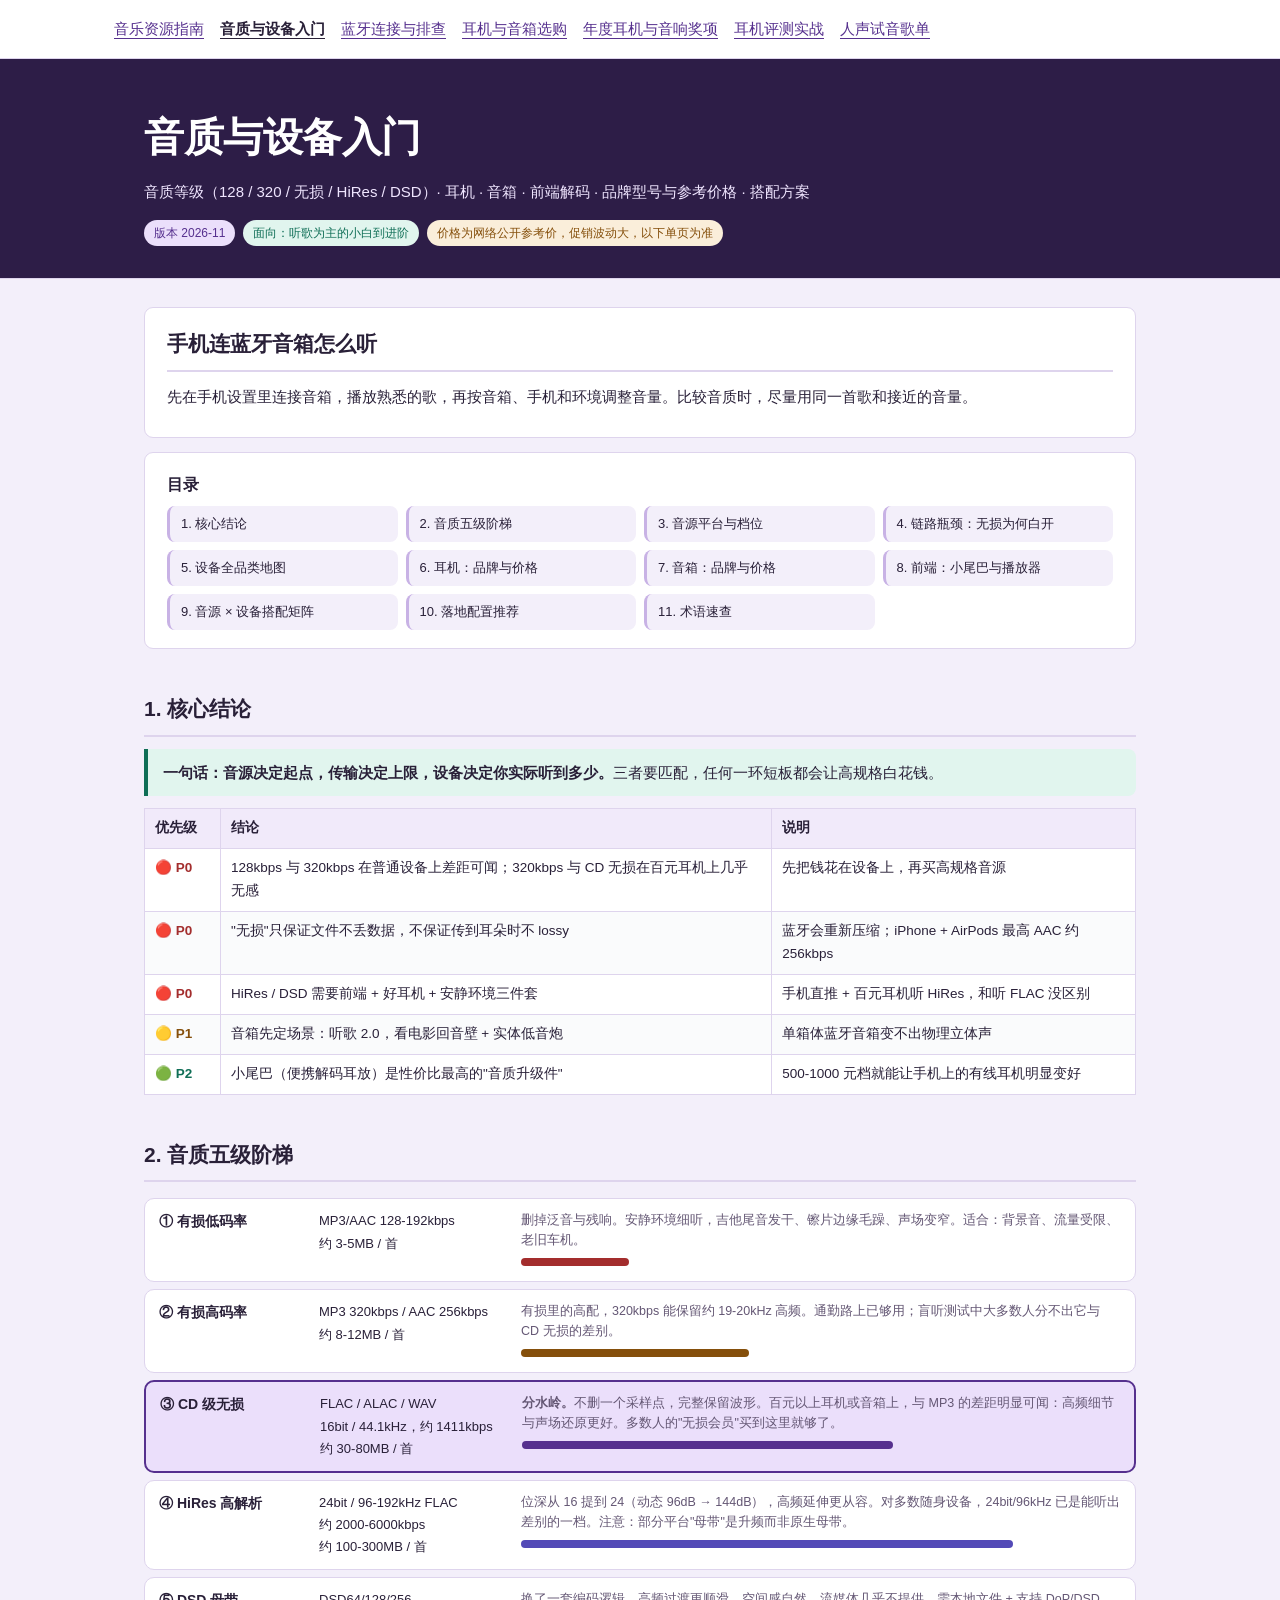
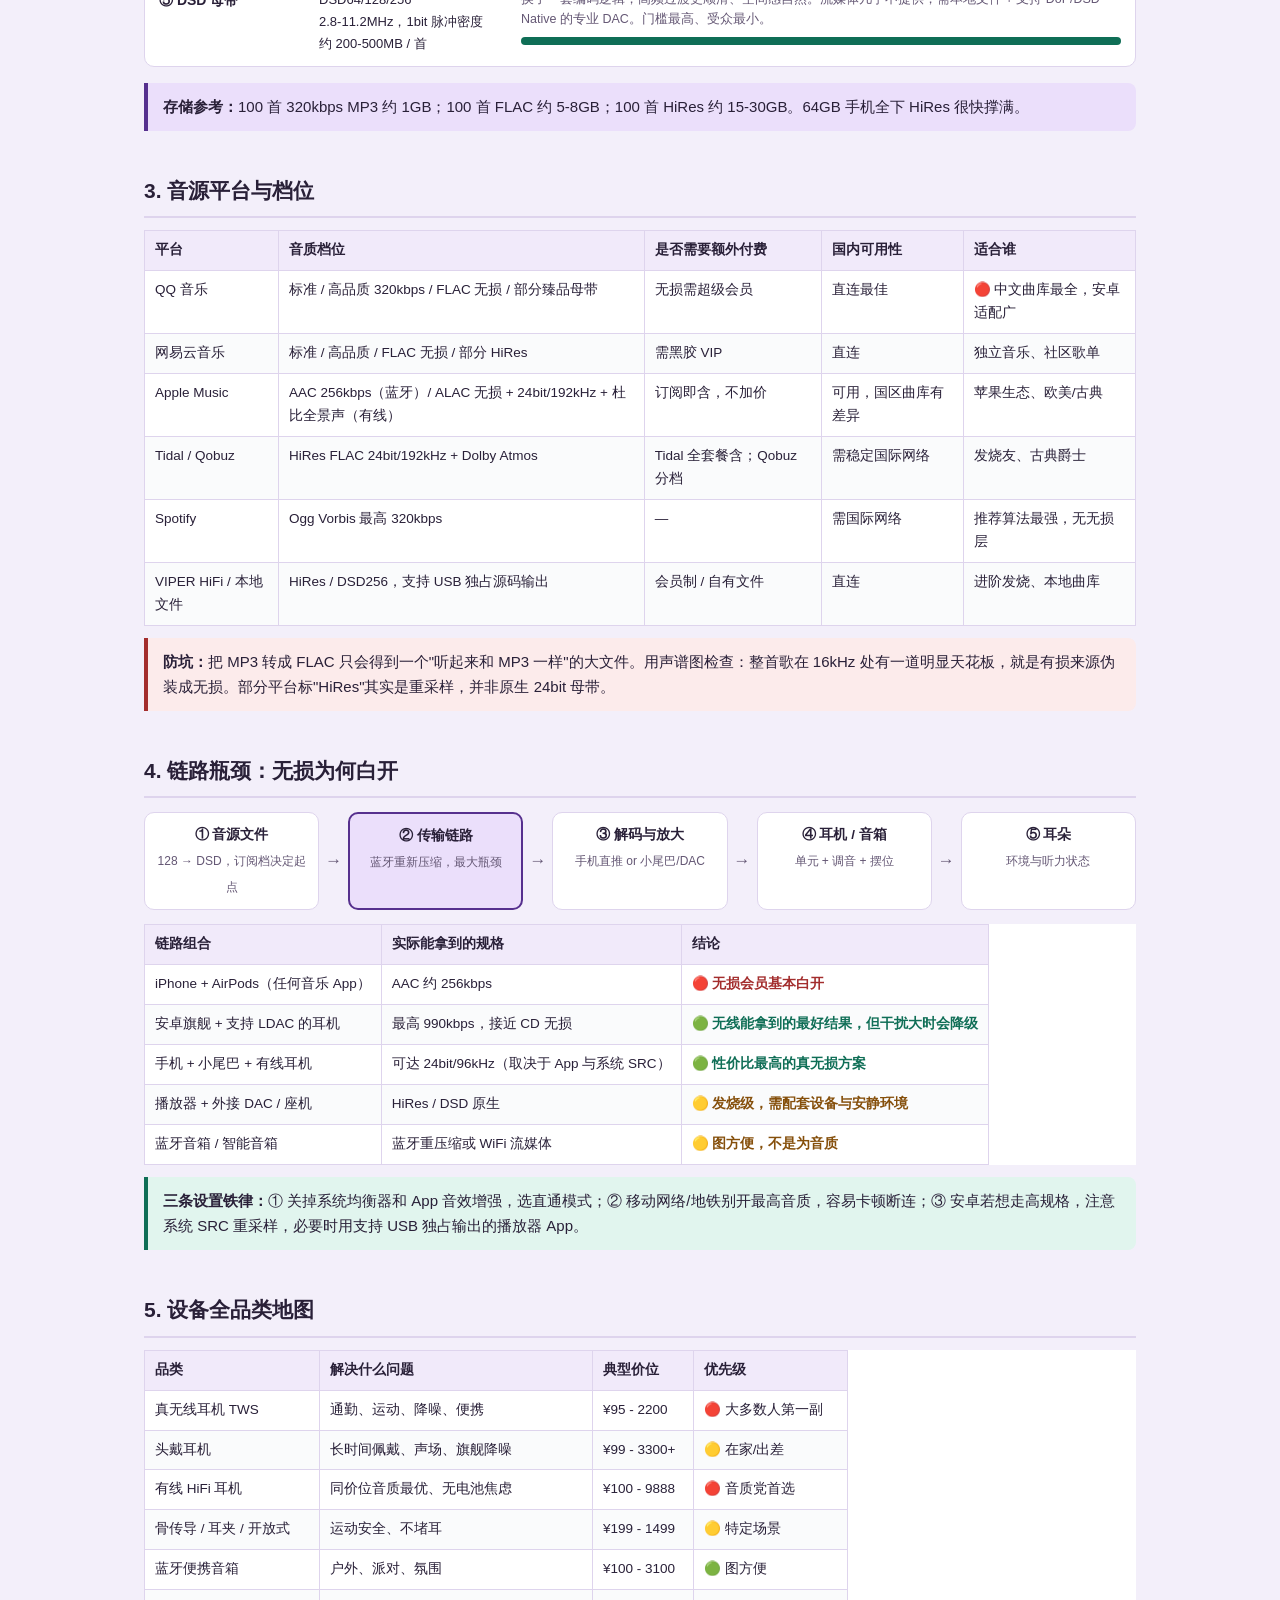
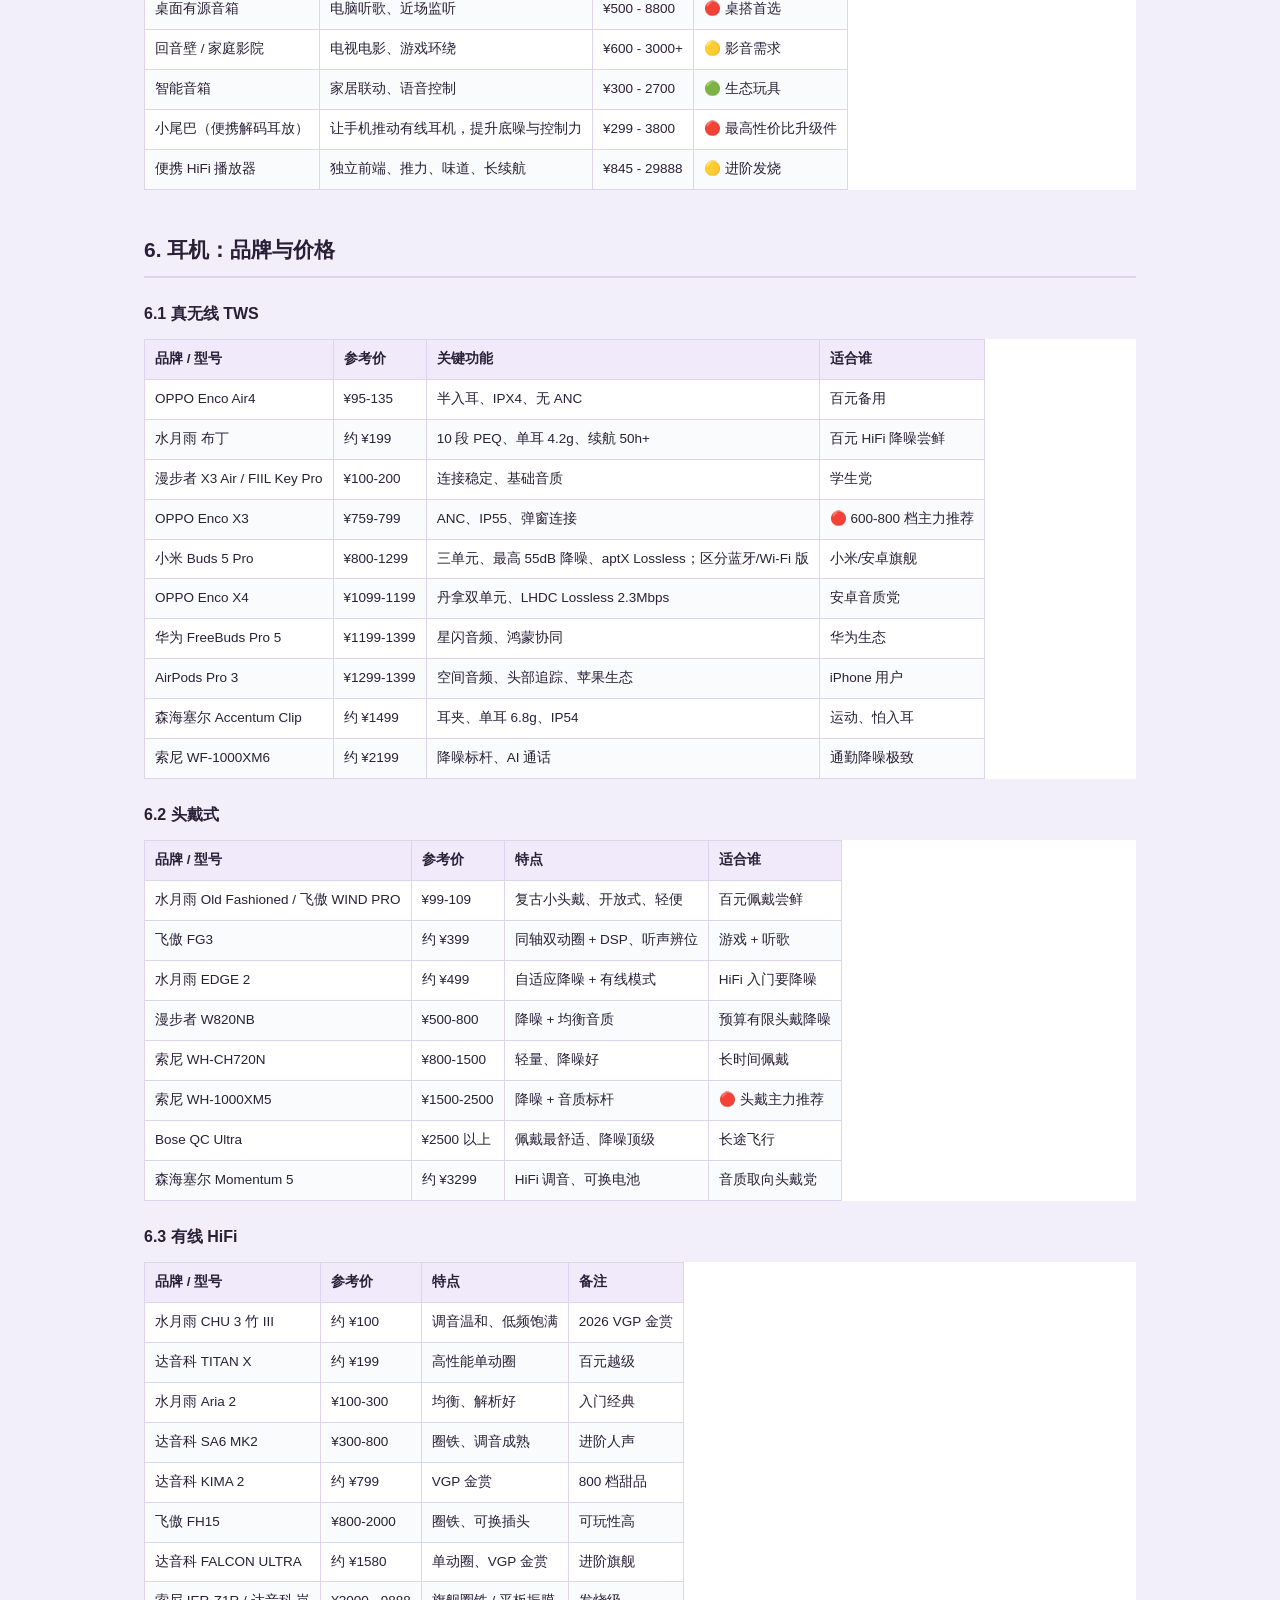
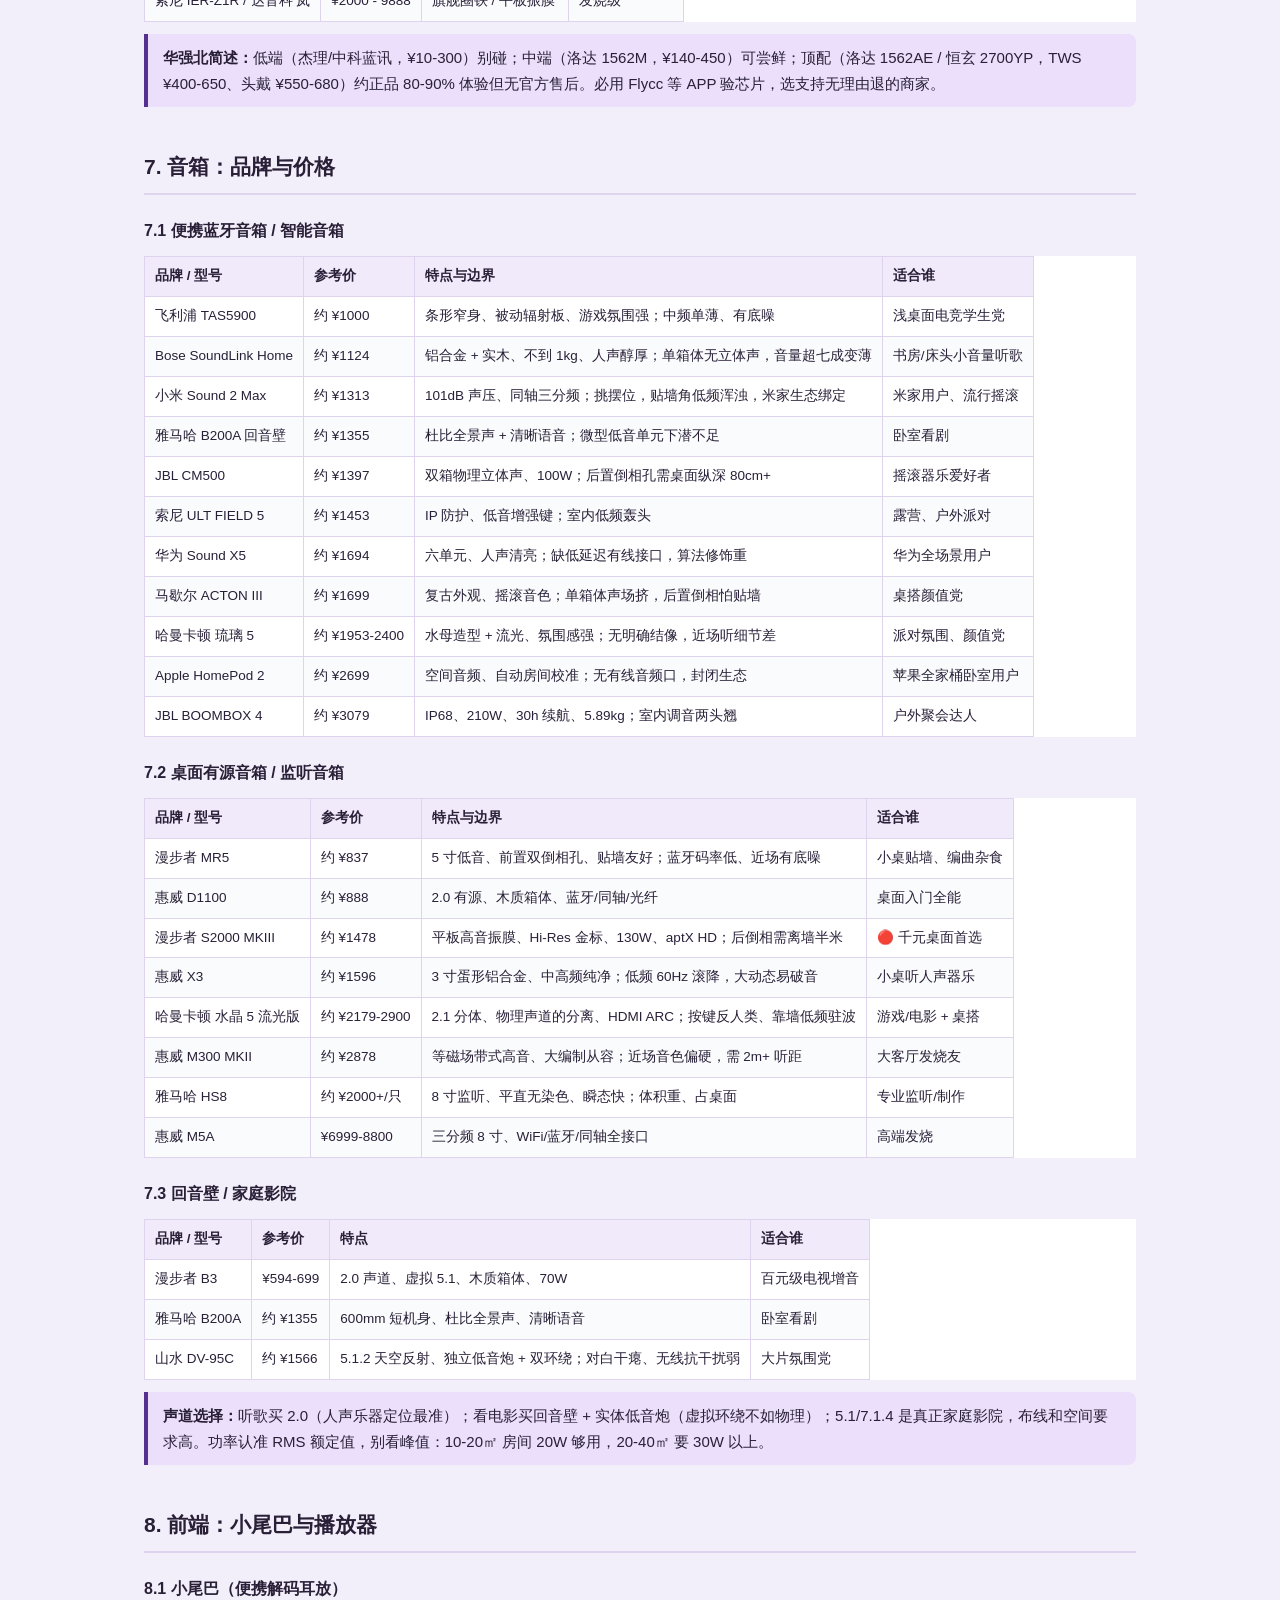
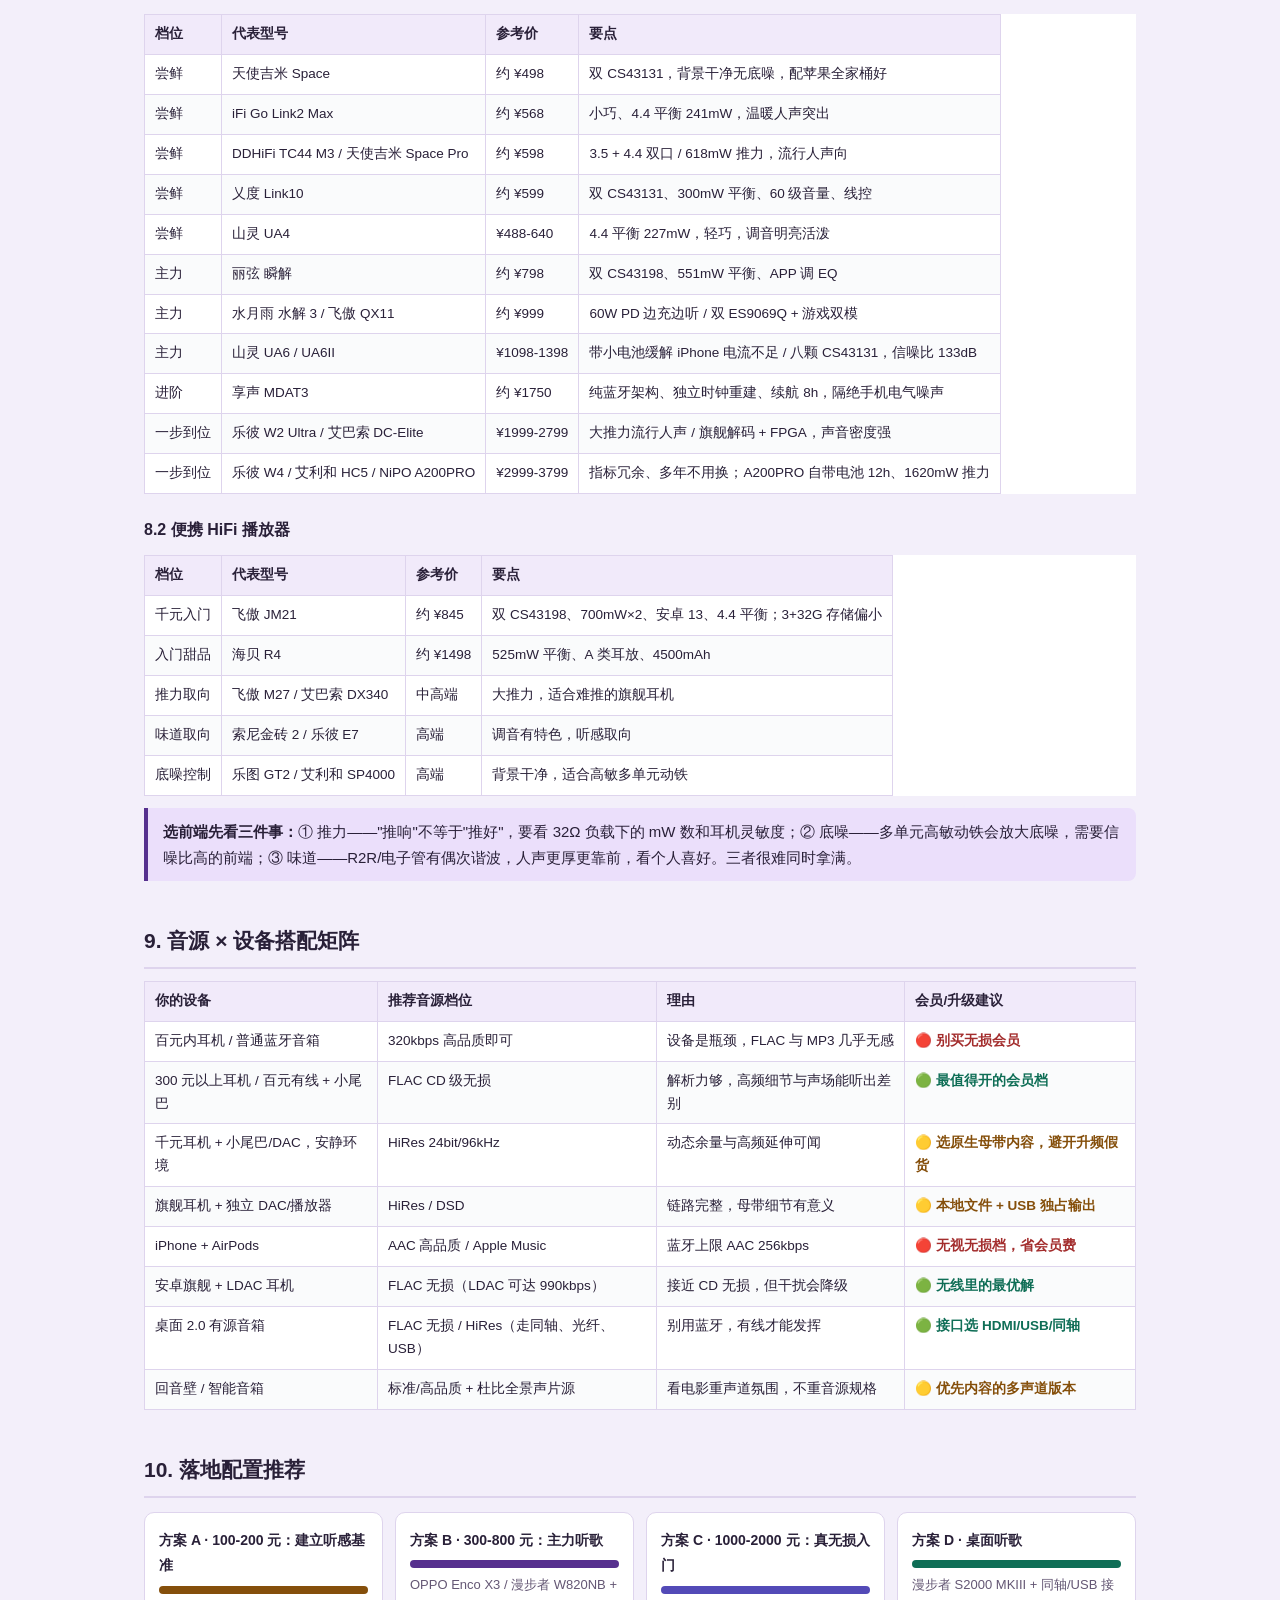
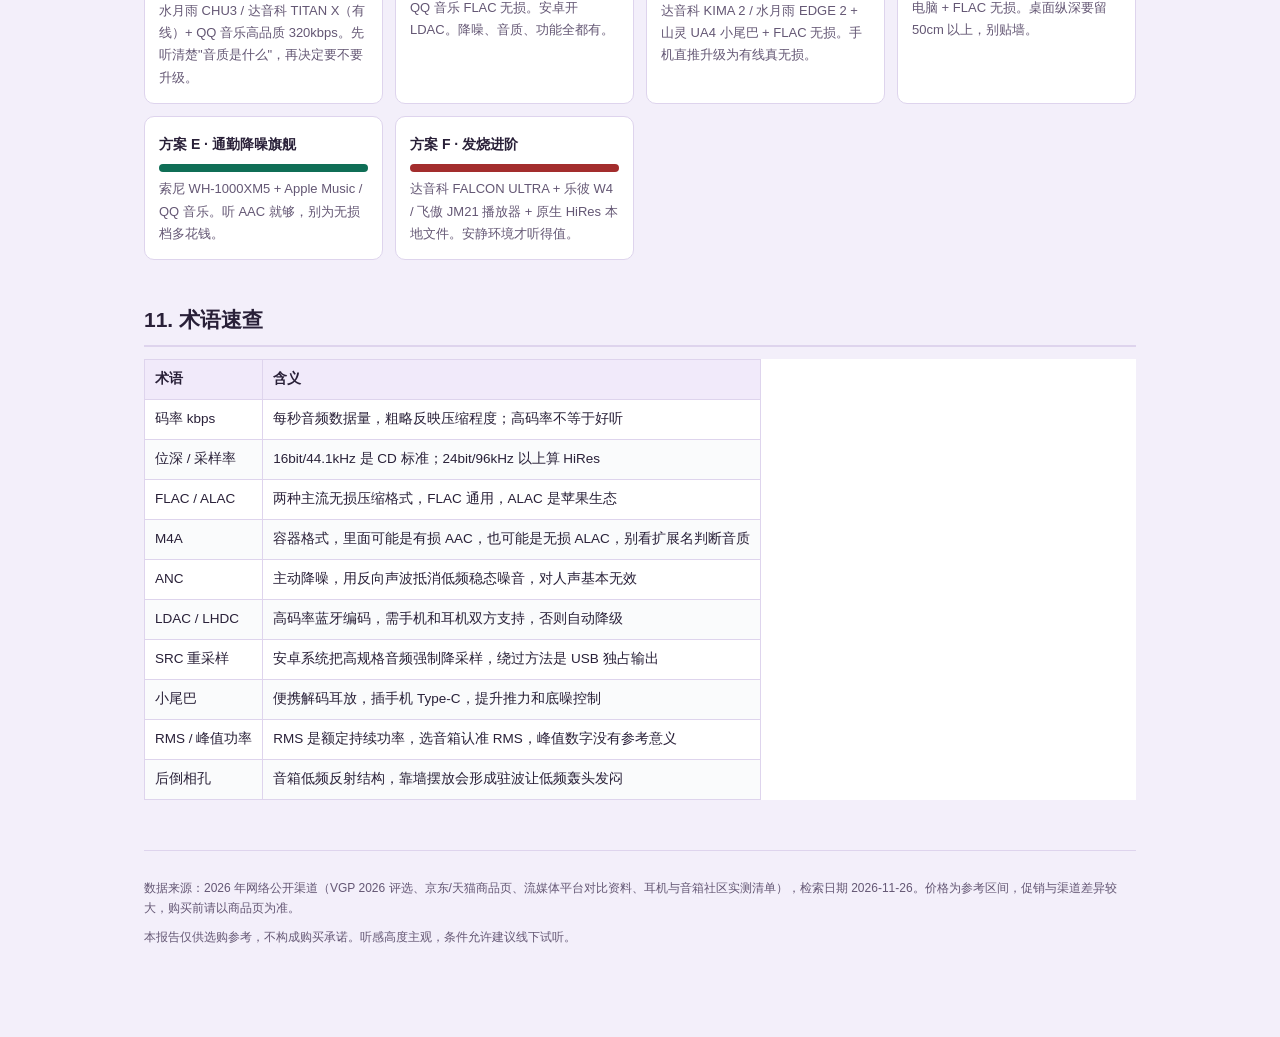
<file: listening/audio-basics.html>
<!DOCTYPE html>
<html lang="zh-CN">
<head>
<meta charset="UTF-8">
<meta name="viewport" content="width=device-width, initial-scale=1.0">
<title>音质与设备入门 | 听音指南</title>
<style>
:root{
  --bg:#f7f8fa; --card:#fff; --ink:#1f2430; --muted:#5f6775; --line:#e3e6eb;
  --blue:#185fa5; --blue-bg:#e6f1fb; --green:#0f6e56; --green-bg:#e1f5ee;
  --amber:#854f0b; --amber-bg:#faeeda; --red:#a32d2d; --red-bg:#fcebeb;
  --purple:#534ab7; --purple-bg:#eeedfe;
}
*{box-sizing:border-box}
body{margin:0;background:var(--bg);color:var(--ink);font-family:-apple-system,BlinkMacSystemFont,"Segoe UI","PingFang SC","Microsoft YaHei",sans-serif;font-size:15px;line-height:1.7}
.wrap{max-width:1040px;margin:0 auto;padding:0 24px 80px}
header{background:#fff;border-bottom:1px solid var(--line);padding:44px 0 32px;margin-bottom:28px}
header .wrap{padding-bottom:0}
h1{font-size:29px;margin:0 0 8px;font-weight:600;letter-spacing:-.5px}
.sub{color:var(--muted);font-size:15px;margin:0}
.meta{margin-top:16px;display:flex;flex-wrap:wrap;gap:8px}
.tag{font-size:12px;padding:3px 10px;border-radius:20px;background:var(--blue-bg);color:var(--blue)}
.tag.g{background:var(--green-bg);color:var(--green)}
.tag.a{background:var(--amber-bg);color:var(--amber)}
h2{font-size:21px;margin:42px 0 12px;padding-bottom:8px;border-bottom:2px solid var(--ink);font-weight:600}
h3{font-size:16px;margin:22px 0 8px;font-weight:600}
p{margin:9px 0}
.card{background:var(--card);border:1px solid var(--line);border-radius:12px;padding:18px 22px;margin:14px 0}
.toc{display:grid;grid-template-columns:repeat(auto-fit,minmax(190px,1fr));gap:8px}
.toc a{display:block;padding:7px 11px;background:var(--bg);border-radius:8px;color:var(--ink);text-decoration:none;font-size:13px}
.toc a:hover{background:var(--blue-bg);color:var(--blue)}
table{width:100%;border-collapse:collapse;margin:12px 0;font-size:13.5px;background:#fff;display:block;overflow-x:auto}
th,td{border:1px solid var(--line);padding:8px 10px;text-align:left;vertical-align:top;min-width:76px}
th{background:#f0f3f7;font-weight:600;white-space:nowrap}
tr:nth-child(even) td{background:#fafbfc}
.p0{color:var(--red);font-weight:600}
.p1{color:var(--amber);font-weight:600}
.p2{color:var(--green);font-weight:600}
.note{border-left:4px solid var(--blue);background:var(--blue-bg);padding:11px 15px;border-radius:0 8px 8px 0;margin:12px 0}
.warn{border-left:4px solid var(--red);background:var(--red-bg);padding:11px 15px;border-radius:0 8px 8px 0;margin:12px 0}
.tip{border-left:4px solid var(--green);background:var(--green-bg);padding:11px 15px;border-radius:0 8px 8px 0;margin:12px 0}
.ladder{margin:16px 0}
.rung{display:flex;align-items:flex-start;gap:12px;padding:11px 14px;margin-bottom:7px;border:1px solid var(--line);border-radius:10px;background:#fff}
.rung.best{border:2px solid var(--blue);background:var(--blue-bg)}
.rung .lv{flex:0 0 148px;font-weight:600;font-size:14px}
.rung .sp{flex:0 0 190px;color:var(--ink);font-size:13px}
.rung .ds{color:var(--muted);font-size:12.5px;line-height:1.6}
.chain{display:flex;align-items:stretch;gap:6px;flex-wrap:wrap;margin:14px 0}
.chain .step{flex:1 1 120px;background:#fff;border:1px solid var(--line);border-radius:10px;padding:11px;text-align:center}
.chain .step.hot{border:2px solid var(--blue);background:var(--blue-bg)}
.chain .step b{display:block;font-size:13.5px}
.chain .step span{font-size:12px;color:var(--muted)}
.chain .arrow{align-self:center;color:var(--muted);font-size:17px}
.grid{display:grid;grid-template-columns:repeat(auto-fit,minmax(230px,1fr));gap:12px;margin:14px 0}
.mini{background:#fff;border:1px solid var(--line);border-radius:10px;padding:14px}
.mini b{font-size:14px}
.mini p{font-size:13px;color:var(--muted);margin:6px 0 0}
.bar{height:8px;border-radius:4px;background:var(--blue);margin:8px 0 4px}
.bar.g{background:var(--green)} .bar.a{background:var(--amber)} .bar.r{background:var(--red)} .bar.p{background:var(--purple)}
footer{margin-top:50px;padding-top:18px;border-top:1px solid var(--line);color:var(--muted);font-size:12px}
@media print{body{background:#fff}header{padding:16px 0}h2{page-break-after:avoid}table{page-break-inside:avoid}.card{break-inside:avoid}}
</style>
<link rel="stylesheet" href="../shelf.css">
<link rel="stylesheet" href="listening.css">
</head>
<body class="shelf-article">
<nav class="listening-nav noiprint" aria-label="听音指南导航"><div><a href="../index.html#listening">音乐资源指南</a><a href="audio-basics.html" aria-current="page">音质与设备入门</a><a href="bluetooth-help.html">蓝牙连接与排查</a><a href="buying-guide.html">耳机与音箱选购</a><a href="world-audio-awards.html">年度耳机与音响奖项</a><a href="headphone-tests.html">耳机评测实战</a><a href="vocal-playlist.html">人声试音歌单</a></div></nav>
<header>
  <div class="wrap">
    <h1>音质与设备入门</h1>
    <p class="sub">音质等级（128 / 320 / 无损 / HiRes / DSD）· 耳机 · 音箱 · 前端解码 · 品牌型号与参考价格 · 搭配方案</p>
    <div class="meta">
      <span class="tag">版本 2026-11</span>
      <span class="tag g">面向：听歌为主的小白到进阶</span>
      <span class="tag a">价格为网络公开参考价，促销波动大，以下单页为准</span>
    </div>
  </div>
</header>
<div class="wrap listening-start"><div class="card"><h2>手机连蓝牙音箱怎么听</h2><p>先在手机设置里连接音箱，播放熟悉的歌，再按音箱、手机和环境调整音量。比较音质时，尽量用同一首歌和接近的音量。</p></div></div>
<div class="wrap">

<div class="card">
  <h3 style="margin-top:0">目录</h3>
  <div class="toc">
    <a href="#s1">1. 核心结论</a>
    <a href="#s2">2. 音质五级阶梯</a>
    <a href="#s3">3. 音源平台与档位</a>
    <a href="#s4">4. 链路瓶颈：无损为何白开</a>
    <a href="#s5">5. 设备全品类地图</a>
    <a href="#s6">6. 耳机：品牌与价格</a>
    <a href="#s7">7. 音箱：品牌与价格</a>
    <a href="#s8">8. 前端：小尾巴与播放器</a>
    <a href="#s9">9. 音源 × 设备搭配矩阵</a>
    <a href="#s10">10. 落地配置推荐</a>
    <a href="#s11">11. 术语速查</a>
  </div>
</div>

<h2 id="s1">1. 核心结论</h2>
<div class="tip">
<strong>一句话：音源决定起点，传输决定上限，设备决定你实际听到多少。</strong>三者要匹配，任何一环短板都会让高规格白花钱。
</div>
<table>
<thead><tr><th>优先级</th><th>结论</th><th>说明</th></tr></thead>
<tbody>
<tr><td class="p0">🔴 P0</td><td>128kbps 与 320kbps 在普通设备上差距可闻；320kbps 与 CD 无损在百元耳机上几乎无感</td><td>先把钱花在设备上，再买高规格音源</td></tr>
<tr><td class="p0">🔴 P0</td><td>"无损"只保证文件不丢数据，不保证传到耳朵时不 lossy</td><td>蓝牙会重新压缩；iPhone + AirPods 最高 AAC 约 256kbps</td></tr>
<tr><td class="p0">🔴 P0</td><td>HiRes / DSD 需要前端 + 好耳机 + 安静环境三件套</td><td>手机直推 + 百元耳机听 HiRes，和听 FLAC 没区别</td></tr>
<tr><td class="p1">🟡 P1</td><td>音箱先定场景：听歌 2.0，看电影回音壁 + 实体低音炮</td><td>单箱体蓝牙音箱变不出物理立体声</td></tr>
<tr><td class="p2">🟢 P2</td><td>小尾巴（便携解码耳放）是性价比最高的"音质升级件"</td><td>500-1000 元档就能让手机上的有线耳机明显变好</td></tr>
</tbody>
</table>

<h2 id="s2">2. 音质五级阶梯</h2>
<div class="ladder">
  <div class="rung"><div class="lv">① 有损低码率</div><div class="sp">MP3/AAC 128-192kbps<br>约 3-5MB / 首</div><div class="ds">删掉泛音与残响。安静环境细听，吉他尾音发干、镲片边缘毛躁、声场变窄。适合：背景音、流量受限、老旧车机。<div class="bar r" style="width:18%"></div></div></div>
  <div class="rung"><div class="lv">② 有损高码率</div><div class="sp">MP3 320kbps / AAC 256kbps<br>约 8-12MB / 首</div><div class="ds">有损里的高配，320kbps 能保留约 19-20kHz 高频。通勤路上已够用；盲听测试中大多数人分不出它与 CD 无损的差别。<div class="bar a" style="width:38%"></div></div></div>
  <div class="rung best"><div class="lv">③ CD 级无损</div><div class="sp">FLAC / ALAC / WAV<br>16bit / 44.1kHz，约 1411kbps<br>约 30-80MB / 首</div><div class="ds"><strong>分水岭。</strong>不删一个采样点，完整保留波形。百元以上耳机或音箱上，与 MP3 的差距明显可闻：高频细节与声场还原更好。多数人的"无损会员"买到这里就够了。<div class="bar" style="width:62%"></div></div></div>
  <div class="rung"><div class="lv">④ HiRes 高解析</div><div class="sp">24bit / 96-192kHz FLAC<br>约 2000-6000kbps<br>约 100-300MB / 首</div><div class="ds">位深从 16 提到 24（动态 96dB → 144dB），高频延伸更从容。对多数随身设备，24bit/96kHz 已是能听出差别的一档。注意：部分平台"母带"是升频而非原生母带。<div class="bar p" style="width:82%"></div></div></div>
  <div class="rung"><div class="lv">⑤ DSD 母带</div><div class="sp">DSD64/128/256<br>2.8-11.2MHz，1bit 脉冲密度<br>约 200-500MB / 首</div><div class="ds">换了一套编码逻辑，高频过渡更顺滑、空间感自然。流媒体几乎不提供，需本地文件 + 支持 DoP/DSD Native 的专业 DAC。门槛最高、受众最小。<div class="bar g" style="width:100%"></div></div></div>
</div>
<div class="note"><strong>存储参考：</strong>100 首 320kbps MP3 约 1GB；100 首 FLAC 约 5-8GB；100 首 HiRes 约 15-30GB。64GB 手机全下 HiRes 很快撑满。</div>

<h2 id="s3">3. 音源平台与档位</h2>
<table>
<thead><tr><th>平台</th><th>音质档位</th><th>是否需要额外付费</th><th>国内可用性</th><th>适合谁</th></tr></thead>
<tbody>
<tr><td>QQ 音乐</td><td>标准 / 高品质 320kbps / FLAC 无损 / 部分臻品母带</td><td>无损需超级会员</td><td>直连最佳</td><td>🔴 中文曲库最全，安卓适配广</td></tr>
<tr><td>网易云音乐</td><td>标准 / 高品质 / FLAC 无损 / 部分 HiRes</td><td>需黑胶 VIP</td><td>直连</td><td>独立音乐、社区歌单</td></tr>
<tr><td>Apple Music</td><td>AAC 256kbps（蓝牙）/ ALAC 无损 + 24bit/192kHz + 杜比全景声（有线）</td><td>订阅即含，不加价</td><td>可用，国区曲库有差异</td><td>苹果生态、欧美/古典</td></tr>
<tr><td>Tidal / Qobuz</td><td>HiRes FLAC 24bit/192kHz + Dolby Atmos</td><td>Tidal 全套餐含；Qobuz 分档</td><td>需稳定国际网络</td><td>发烧友、古典爵士</td></tr>
<tr><td>Spotify</td><td>Ogg Vorbis 最高 320kbps</td><td>—</td><td>需国际网络</td><td>推荐算法最强，无无损层</td></tr>
<tr><td>VIPER HiFi / 本地文件</td><td>HiRes / DSD256，支持 USB 独占源码输出</td><td>会员制 / 自有文件</td><td>直连</td><td>进阶发烧、本地曲库</td></tr>
</tbody>
</table>
<div class="warn"><strong>防坑：</strong>把 MP3 转成 FLAC 只会得到一个"听起来和 MP3 一样"的大文件。用声谱图检查：整首歌在 16kHz 处有一道明显天花板，就是有损来源伪装成无损。部分平台标"HiRes"其实是重采样，并非原生 24bit 母带。</div>

<h2 id="s4">4. 链路瓶颈：无损为何白开</h2>
<div class="chain">
  <div class="step"><b>① 音源文件</b><span>128 → DSD，订阅档决定起点</span></div>
  <div class="arrow">→</div>
  <div class="step hot"><b>② 传输链路</b><span>蓝牙重新压缩，最大瓶颈</span></div>
  <div class="arrow">→</div>
  <div class="step"><b>③ 解码与放大</b><span>手机直推 or 小尾巴/DAC</span></div>
  <div class="arrow">→</div>
  <div class="step"><b>④ 耳机 / 音箱</b><span>单元 + 调音 + 摆位</span></div>
  <div class="arrow">→</div>
  <div class="step"><b>⑤ 耳朵</b><span>环境与听力状态</span></div>
</div>
<table>
<thead><tr><th>链路组合</th><th>实际能拿到的规格</th><th>结论</th></tr></thead>
<tbody>
<tr><td>iPhone + AirPods（任何音乐 App）</td><td>AAC 约 256kbps</td><td class="p0">🔴 无损会员基本白开</td></tr>
<tr><td>安卓旗舰 + 支持 LDAC 的耳机</td><td>最高 990kbps，接近 CD 无损</td><td class="p2">🟢 无线能拿到的最好结果，但干扰大时会降级</td></tr>
<tr><td>手机 + 小尾巴 + 有线耳机</td><td>可达 24bit/96kHz（取决于 App 与系统 SRC）</td><td class="p2">🟢 性价比最高的真无损方案</td></tr>
<tr><td>播放器 + 外接 DAC / 座机</td><td>HiRes / DSD 原生</td><td class="p1">🟡 发烧级，需配套设备与安静环境</td></tr>
<tr><td>蓝牙音箱 / 智能音箱</td><td>蓝牙重压缩或 WiFi 流媒体</td><td class="p1">🟡 图方便，不是为音质</td></tr>
</tbody>
</table>
<div class="tip"><strong>三条设置铁律：</strong>① 关掉系统均衡器和 App 音效增强，选直通模式；② 移动网络/地铁别开最高音质，容易卡顿断连；③ 安卓若想走高规格，注意系统 SRC 重采样，必要时用支持 USB 独占输出的播放器 App。</div>

<h2 id="s5">5. 设备全品类地图</h2>
<table>
<thead><tr><th>品类</th><th>解决什么问题</th><th>典型价位</th><th>优先级</th></tr></thead>
<tbody>
<tr><td>真无线耳机 TWS</td><td>通勤、运动、降噪、便携</td><td>¥95 - 2200</td><td>🔴 大多数人第一副</td></tr>
<tr><td>头戴耳机</td><td>长时间佩戴、声场、旗舰降噪</td><td>¥99 - 3300+</td><td>🟡 在家/出差</td></tr>
<tr><td>有线 HiFi 耳机</td><td>同价位音质最优、无电池焦虑</td><td>¥100 - 9888</td><td>🔴 音质党首选</td></tr>
<tr><td>骨传导 / 耳夹 / 开放式</td><td>运动安全、不堵耳</td><td>¥199 - 1499</td><td>🟡 特定场景</td></tr>
<tr><td>蓝牙便携音箱</td><td>户外、派对、氛围</td><td>¥100 - 3100</td><td>🟢 图方便</td></tr>
<tr><td>桌面有源音箱</td><td>电脑听歌、近场监听</td><td>¥500 - 8800</td><td>🔴 桌搭首选</td></tr>
<tr><td>回音壁 / 家庭影院</td><td>电视电影、游戏环绕</td><td>¥600 - 3000+</td><td>🟡 影音需求</td></tr>
<tr><td>智能音箱</td><td>家居联动、语音控制</td><td>¥300 - 2700</td><td>🟢 生态玩具</td></tr>
<tr><td>小尾巴（便携解码耳放）</td><td>让手机推动有线耳机，提升底噪与控制力</td><td>¥299 - 3800</td><td>🔴 最高性价比升级件</td></tr>
<tr><td>便携 HiFi 播放器</td><td>独立前端、推力、味道、长续航</td><td>¥845 - 29888</td><td>🟡 进阶发烧</td></tr>
</tbody>
</table>

<h2 id="s6">6. 耳机：品牌与价格</h2>
<h3>6.1 真无线 TWS</h3>
<table>
<thead><tr><th>品牌 / 型号</th><th>参考价</th><th>关键功能</th><th>适合谁</th></tr></thead>
<tbody>
<tr><td>OPPO Enco Air4</td><td>¥95-135</td><td>半入耳、IPX4、无 ANC</td><td>百元备用</td></tr>
<tr><td>水月雨 布丁</td><td>约 ¥199</td><td>10 段 PEQ、单耳 4.2g、续航 50h+</td><td>百元 HiFi 降噪尝鲜</td></tr>
<tr><td>漫步者 X3 Air / FIIL Key Pro</td><td>¥100-200</td><td>连接稳定、基础音质</td><td>学生党</td></tr>
<tr><td>OPPO Enco X3</td><td>¥759-799</td><td>ANC、IP55、弹窗连接</td><td>🔴 600-800 档主力推荐</td></tr>
<tr><td>小米 Buds 5 Pro</td><td>¥800-1299</td><td>三单元、最高 55dB 降噪、aptX Lossless；区分蓝牙/Wi-Fi 版</td><td>小米/安卓旗舰</td></tr>
<tr><td>OPPO Enco X4</td><td>¥1099-1199</td><td>丹拿双单元、LHDC Lossless 2.3Mbps</td><td>安卓音质党</td></tr>
<tr><td>华为 FreeBuds Pro 5</td><td>¥1199-1399</td><td>星闪音频、鸿蒙协同</td><td>华为生态</td></tr>
<tr><td>AirPods Pro 3</td><td>¥1299-1399</td><td>空间音频、头部追踪、苹果生态</td><td>iPhone 用户</td></tr>
<tr><td>森海塞尔 Accentum Clip</td><td>约 ¥1499</td><td>耳夹、单耳 6.8g、IP54</td><td>运动、怕入耳</td></tr>
<tr><td>索尼 WF-1000XM6</td><td>约 ¥2199</td><td>降噪标杆、AI 通话</td><td>通勤降噪极致</td></tr>
</tbody>
</table>
<h3>6.2 头戴式</h3>
<table>
<thead><tr><th>品牌 / 型号</th><th>参考价</th><th>特点</th><th>适合谁</th></tr></thead>
<tbody>
<tr><td>水月雨 Old Fashioned / 飞傲 WIND PRO</td><td>¥99-109</td><td>复古小头戴、开放式、轻便</td><td>百元佩戴尝鲜</td></tr>
<tr><td>飞傲 FG3</td><td>约 ¥399</td><td>同轴双动圈 + DSP、听声辨位</td><td>游戏 + 听歌</td></tr>
<tr><td>水月雨 EDGE 2</td><td>约 ¥499</td><td>自适应降噪 + 有线模式</td><td>HiFi 入门要降噪</td></tr>
<tr><td>漫步者 W820NB</td><td>¥500-800</td><td>降噪 + 均衡音质</td><td>预算有限头戴降噪</td></tr>
<tr><td>索尼 WH-CH720N</td><td>¥800-1500</td><td>轻量、降噪好</td><td>长时间佩戴</td></tr>
<tr><td>索尼 WH-1000XM5</td><td>¥1500-2500</td><td>降噪 + 音质标杆</td><td>🔴 头戴主力推荐</td></tr>
<tr><td>Bose QC Ultra</td><td>¥2500 以上</td><td>佩戴最舒适、降噪顶级</td><td>长途飞行</td></tr>
<tr><td>森海塞尔 Momentum 5</td><td>约 ¥3299</td><td>HiFi 调音、可换电池</td><td>音质取向头戴党</td></tr>
</tbody>
</table>
<h3>6.3 有线 HiFi</h3>
<table>
<thead><tr><th>品牌 / 型号</th><th>参考价</th><th>特点</th><th>备注</th></tr></thead>
<tbody>
<tr><td>水月雨 CHU 3 竹 III</td><td>约 ¥100</td><td>调音温和、低频饱满</td><td>2026 VGP 金赏</td></tr>
<tr><td>达音科 TITAN X</td><td>约 ¥199</td><td>高性能单动圈</td><td>百元越级</td></tr>
<tr><td>水月雨 Aria 2</td><td>¥100-300</td><td>均衡、解析好</td><td>入门经典</td></tr>
<tr><td>达音科 SA6 MK2</td><td>¥300-800</td><td>圈铁、调音成熟</td><td>进阶人声</td></tr>
<tr><td>达音科 KIMA 2</td><td>约 ¥799</td><td>VGP 金赏</td><td>800 档甜品</td></tr>
<tr><td>飞傲 FH15</td><td>¥800-2000</td><td>圈铁、可换插头</td><td>可玩性高</td></tr>
<tr><td>达音科 FALCON ULTRA</td><td>约 ¥1580</td><td>单动圈、VGP 金赏</td><td>进阶旗舰</td></tr>
<tr><td>索尼 IER-Z1R / 达音科 岚</td><td>¥2000 - 9888</td><td>旗舰圈铁 / 平板振膜</td><td>发烧级</td></tr>
</tbody>
</table>
<div class="note"><strong>华强北简述：</strong>低端（杰理/中科蓝讯，¥10-300）别碰；中端（洛达 1562M，¥140-450）可尝鲜；顶配（洛达 1562AE / 恒玄 2700YP，TWS ¥400-650、头戴 ¥550-680）约正品 80-90% 体验但无官方售后。必用 Flycc 等 APP 验芯片，选支持无理由退的商家。</div>

<h2 id="s7">7. 音箱：品牌与价格</h2>
<h3>7.1 便携蓝牙音箱 / 智能音箱</h3>
<table>
<thead><tr><th>品牌 / 型号</th><th>参考价</th><th>特点与边界</th><th>适合谁</th></tr></thead>
<tbody>
<tr><td>飞利浦 TAS5900</td><td>约 ¥1000</td><td>条形窄身、被动辐射板、游戏氛围强；中频单薄、有底噪</td><td>浅桌面电竞学生党</td></tr>
<tr><td>Bose SoundLink Home</td><td>约 ¥1124</td><td>铝合金 + 实木、不到 1kg、人声醇厚；单箱体无立体声，音量超七成变薄</td><td>书房/床头小音量听歌</td></tr>
<tr><td>小米 Sound 2 Max</td><td>约 ¥1313</td><td>101dB 声压、同轴三分频；挑摆位，贴墙角低频浑浊，米家生态绑定</td><td>米家用户、流行摇滚</td></tr>
<tr><td>雅马哈 B200A 回音壁</td><td>约 ¥1355</td><td>杜比全景声 + 清晰语音；微型低音单元下潜不足</td><td>卧室看剧</td></tr>
<tr><td>JBL CM500</td><td>约 ¥1397</td><td>双箱物理立体声、100W；后置倒相孔需桌面纵深 80cm+</td><td>摇滚器乐爱好者</td></tr>
<tr><td>索尼 ULT FIELD 5</td><td>约 ¥1453</td><td>IP 防护、低音增强键；室内低频轰头</td><td>露营、户外派对</td></tr>
<tr><td>华为 Sound X5</td><td>约 ¥1694</td><td>六单元、人声清亮；缺低延迟有线接口，算法修饰重</td><td>华为全场景用户</td></tr>
<tr><td>马歇尔 ACTON III</td><td>约 ¥1699</td><td>复古外观、摇滚音色；单箱体声场挤，后置倒相怕贴墙</td><td>桌搭颜值党</td></tr>
<tr><td>哈曼卡顿 琉璃 5</td><td>约 ¥1953-2400</td><td>水母造型 + 流光、氛围感强；无明确结像，近场听细节差</td><td>派对氛围、颜值党</td></tr>
<tr><td>Apple HomePod 2</td><td>约 ¥2699</td><td>空间音频、自动房间校准；无有线音频口，封闭生态</td><td>苹果全家桶卧室用户</td></tr>
<tr><td>JBL BOOMBOX 4</td><td>约 ¥3079</td><td>IP68、210W、30h 续航、5.89kg；室内调音两头翘</td><td>户外聚会达人</td></tr>
</tbody>
</table>
<h3>7.2 桌面有源音箱 / 监听音箱</h3>
<table>
<thead><tr><th>品牌 / 型号</th><th>参考价</th><th>特点与边界</th><th>适合谁</th></tr></thead>
<tbody>
<tr><td>漫步者 MR5</td><td>约 ¥837</td><td>5 寸低音、前置双倒相孔、贴墙友好；蓝牙码率低、近场有底噪</td><td>小桌贴墙、编曲杂食</td></tr>
<tr><td>惠威 D1100</td><td>约 ¥888</td><td>2.0 有源、木质箱体、蓝牙/同轴/光纤</td><td>桌面入门全能</td></tr>
<tr><td>漫步者 S2000 MKIII</td><td>约 ¥1478</td><td>平板高音振膜、Hi-Res 金标、130W、aptX HD；后倒相需离墙半米</td><td>🔴 千元桌面首选</td></tr>
<tr><td>惠威 X3</td><td>约 ¥1596</td><td>3 寸蛋形铝合金、中高频纯净；低频 60Hz 滚降，大动态易破音</td><td>小桌听人声器乐</td></tr>
<tr><td>哈曼卡顿 水晶 5 流光版</td><td>约 ¥2179-2900</td><td>2.1 分体、物理声道的分离、HDMI ARC；按键反人类、靠墙低频驻波</td><td>游戏/电影 + 桌搭</td></tr>
<tr><td>惠威 M300 MKII</td><td>约 ¥2878</td><td>等磁场带式高音、大编制从容；近场音色偏硬，需 2m+ 听距</td><td>大客厅发烧友</td></tr>
<tr><td>雅马哈 HS8</td><td>约 ¥2000+/只</td><td>8 寸监听、平直无染色、瞬态快；体积重、占桌面</td><td>专业监听/制作</td></tr>
<tr><td>惠威 M5A</td><td>¥6999-8800</td><td>三分频 8 寸、WiFi/蓝牙/同轴全接口</td><td>高端发烧</td></tr>
</tbody>
</table>
<h3>7.3 回音壁 / 家庭影院</h3>
<table>
<thead><tr><th>品牌 / 型号</th><th>参考价</th><th>特点</th><th>适合谁</th></tr></thead>
<tbody>
<tr><td>漫步者 B3</td><td>¥594-699</td><td>2.0 声道、虚拟 5.1、木质箱体、70W</td><td>百元级电视增音</td></tr>
<tr><td>雅马哈 B200A</td><td>约 ¥1355</td><td>600mm 短机身、杜比全景声、清晰语音</td><td>卧室看剧</td></tr>
<tr><td>山水 DV-95C</td><td>约 ¥1566</td><td>5.1.2 天空反射、独立低音炮 + 双环绕；对白干瘪、无线抗干扰弱</td><td>大片氛围党</td></tr>
</tbody>
</table>
<div class="note"><strong>声道选择：</strong>听歌买 2.0（人声乐器定位最准）；看电影买回音壁 + 实体低音炮（虚拟环绕不如物理）；5.1/7.1.4 是真正家庭影院，布线和空间要求高。功率认准 RMS 额定值，别看峰值：10-20㎡ 房间 20W 够用，20-40㎡ 要 30W 以上。</div>

<h2 id="s8">8. 前端：小尾巴与播放器</h2>
<h3>8.1 小尾巴（便携解码耳放）</h3>
<table>
<thead><tr><th>档位</th><th>代表型号</th><th>参考价</th><th>要点</th></tr></thead>
<tbody>
<tr><td>尝鲜</td><td>天使吉米 Space</td><td>约 ¥498</td><td>双 CS43131，背景干净无底噪，配苹果全家桶好</td></tr>
<tr><td>尝鲜</td><td>iFi Go Link2 Max</td><td>约 ¥568</td><td>小巧、4.4 平衡 241mW，温暖人声突出</td></tr>
<tr><td>尝鲜</td><td>DDHiFi TC44 M3 / 天使吉米 Space Pro</td><td>约 ¥598</td><td>3.5 + 4.4 双口 / 618mW 推力，流行人声向</td></tr>
<tr><td>尝鲜</td><td>乂度 Link10</td><td>约 ¥599</td><td>双 CS43131、300mW 平衡、60 级音量、线控</td></tr>
<tr><td>尝鲜</td><td>山灵 UA4</td><td>¥488-640</td><td>4.4 平衡 227mW，轻巧，调音明亮活泼</td></tr>
<tr><td>主力</td><td>丽弦 瞬解</td><td>约 ¥798</td><td>双 CS43198、551mW 平衡、APP 调 EQ</td></tr>
<tr><td>主力</td><td>水月雨 水解 3 / 飞傲 QX11</td><td>约 ¥999</td><td>60W PD 边充边听 / 双 ES9069Q + 游戏双模</td></tr>
<tr><td>主力</td><td>山灵 UA6 / UA6II</td><td>¥1098-1398</td><td>带小电池缓解 iPhone 电流不足 / 八颗 CS43131，信噪比 133dB</td></tr>
<tr><td>进阶</td><td>享声 MDAT3</td><td>约 ¥1750</td><td>纯蓝牙架构、独立时钟重建、续航 8h，隔绝手机电气噪声</td></tr>
<tr><td>一步到位</td><td>乐彼 W2 Ultra / 艾巴索 DC-Elite</td><td>¥1999-2799</td><td>大推力流行人声 / 旗舰解码 + FPGA，声音密度强</td></tr>
<tr><td>一步到位</td><td>乐彼 W4 / 艾利和 HC5 / NiPO A200PRO</td><td>¥2999-3799</td><td>指标冗余、多年不用换；A200PRO 自带电池 12h、1620mW 推力</td></tr>
</tbody>
</table>
<h3>8.2 便携 HiFi 播放器</h3>
<table>
<thead><tr><th>档位</th><th>代表型号</th><th>参考价</th><th>要点</th></tr></thead>
<tbody>
<tr><td>千元入门</td><td>飞傲 JM21</td><td>约 ¥845</td><td>双 CS43198、700mW×2、安卓 13、4.4 平衡；3+32G 存储偏小</td></tr>
<tr><td>入门甜品</td><td>海贝 R4</td><td>约 ¥1498</td><td>525mW 平衡、A 类耳放、4500mAh</td></tr>
<tr><td>推力取向</td><td>飞傲 M27 / 艾巴索 DX340</td><td>中高端</td><td>大推力，适合难推的旗舰耳机</td></tr>
<tr><td>味道取向</td><td>索尼金砖 2 / 乐彼 E7</td><td>高端</td><td>调音有特色，听感取向</td></tr>
<tr><td>底噪控制</td><td>乐图 GT2 / 艾利和 SP4000</td><td>高端</td><td>背景干净，适合高敏多单元动铁</td></tr>
</tbody>
</table>
<div class="note"><strong>选前端先看三件事：</strong>① 推力——"推响"不等于"推好"，要看 32Ω 负载下的 mW 数和耳机灵敏度；② 底噪——多单元高敏动铁会放大底噪，需要信噪比高的前端；③ 味道——R2R/电子管有偶次谐波，人声更厚更靠前，看个人喜好。三者很难同时拿满。</div>

<h2 id="s9">9. 音源 × 设备搭配矩阵</h2>
<table>
<thead><tr><th>你的设备</th><th>推荐音源档位</th><th>理由</th><th>会员/升级建议</th></tr></thead>
<tbody>
<tr><td>百元内耳机 / 普通蓝牙音箱</td><td>320kbps 高品质即可</td><td>设备是瓶颈，FLAC 与 MP3 几乎无感</td><td class="p0">🔴 别买无损会员</td></tr>
<tr><td>300 元以上耳机 / 百元有线 + 小尾巴</td><td>FLAC CD 级无损</td><td>解析力够，高频细节与声场能听出差别</td><td class="p2">🟢 最值得开的会员档</td></tr>
<tr><td>千元耳机 + 小尾巴/DAC，安静环境</td><td>HiRes 24bit/96kHz</td><td>动态余量与高频延伸可闻</td><td class="p1">🟡 选原生母带内容，避开升频假货</td></tr>
<tr><td>旗舰耳机 + 独立 DAC/播放器</td><td>HiRes / DSD</td><td>链路完整，母带细节有意义</td><td class="p1">🟡 本地文件 + USB 独占输出</td></tr>
<tr><td>iPhone + AirPods</td><td>AAC 高品质 / Apple Music</td><td>蓝牙上限 AAC 256kbps</td><td class="p0">🔴 无视无损档，省会员费</td></tr>
<tr><td>安卓旗舰 + LDAC 耳机</td><td>FLAC 无损（LDAC 可达 990kbps）</td><td>接近 CD 无损，但干扰会降级</td><td class="p2">🟢 无线里的最优解</td></tr>
<tr><td>桌面 2.0 有源音箱</td><td>FLAC 无损 / HiRes（走同轴、光纤、USB）</td><td>别用蓝牙，有线才能发挥</td><td class="p2">🟢 接口选 HDMI/USB/同轴</td></tr>
<tr><td>回音壁 / 智能音箱</td><td>标准/高品质 + 杜比全景声片源</td><td>看电影重声道氛围，不重音源规格</td><td class="p1">🟡 优先内容的多声道版本</td></tr>
</tbody>
</table>

<h2 id="s10">10. 落地配置推荐</h2>
<div class="grid">
  <div class="mini"><b>方案 A · 100-200 元：建立听感基准</b><div class="bar a"></div><p>水月雨 CHU3 / 达音科 TITAN X（有线）+ QQ 音乐高品质 320kbps。先听清楚"音质是什么"，再决定要不要升级。</p></div>
  <div class="mini"><b>方案 B · 300-800 元：主力听歌</b><div class="bar"></div><p>OPPO Enco X3 / 漫步者 W820NB + QQ 音乐 FLAC 无损。安卓开 LDAC。降噪、音质、功能全都有。</p></div>
  <div class="mini"><b>方案 C · 1000-2000 元：真无损入门</b><div class="bar p"></div><p>达音科 KIMA 2 / 水月雨 EDGE 2 + 山灵 UA4 小尾巴 + FLAC 无损。手机直推升级为有线真无损。</p></div>
  <div class="mini"><b>方案 D · 桌面听歌</b><div class="bar g"></div><p>漫步者 S2000 MKIII + 同轴/USB 接电脑 + FLAC 无损。桌面纵深要留 50cm 以上，别贴墙。</p></div>
  <div class="mini"><b>方案 E · 通勤降噪旗舰</b><div class="bar g"></div><p>索尼 WH-1000XM5 + Apple Music / QQ 音乐。听 AAC 就够，别为无损档多花钱。</p></div>
  <div class="mini"><b>方案 F · 发烧进阶</b><div class="bar r"></div><p>达音科 FALCON ULTRA + 乐彼 W4 / 飞傲 JM21 播放器 + 原生 HiRes 本地文件。安静环境才听得值。</p></div>
</div>

<h2 id="s11">11. 术语速查</h2>
<table>
<thead><tr><th>术语</th><th>含义</th></tr></thead>
<tbody>
<tr><td>码率 kbps</td><td>每秒音频数据量，粗略反映压缩程度；高码率不等于好听</td></tr>
<tr><td>位深 / 采样率</td><td>16bit/44.1kHz 是 CD 标准；24bit/96kHz 以上算 HiRes</td></tr>
<tr><td>FLAC / ALAC</td><td>两种主流无损压缩格式，FLAC 通用，ALAC 是苹果生态</td></tr>
<tr><td>M4A</td><td>容器格式，里面可能是有损 AAC，也可能是无损 ALAC，别看扩展名判断音质</td></tr>
<tr><td>ANC</td><td>主动降噪，用反向声波抵消低频稳态噪音，对人声基本无效</td></tr>
<tr><td>LDAC / LHDC</td><td>高码率蓝牙编码，需手机和耳机双方支持，否则自动降级</td></tr>
<tr><td>SRC 重采样</td><td>安卓系统把高规格音频强制降采样，绕过方法是 USB 独占输出</td></tr>
<tr><td>小尾巴</td><td>便携解码耳放，插手机 Type-C，提升推力和底噪控制</td></tr>
<tr><td>RMS / 峰值功率</td><td>RMS 是额定持续功率，选音箱认准 RMS，峰值数字没有参考意义</td></tr>
<tr><td>后倒相孔</td><td>音箱低频反射结构，靠墙摆放会形成驻波让低频轰头发闷</td></tr>
</tbody>
</table>

<footer>
<p>数据来源：2026 年网络公开渠道（VGP 2026 评选、京东/天猫商品页、流媒体平台对比资料、耳机与音箱社区实测清单），检索日期 2026-11-26。价格为参考区间，促销与渠道差异较大，购买前请以商品页为准。</p>
<p>本报告仅供选购参考，不构成购买承诺。听感高度主观，条件允许建议线下试听。</p>
</footer>
</div>
</body>
</html>
</file>
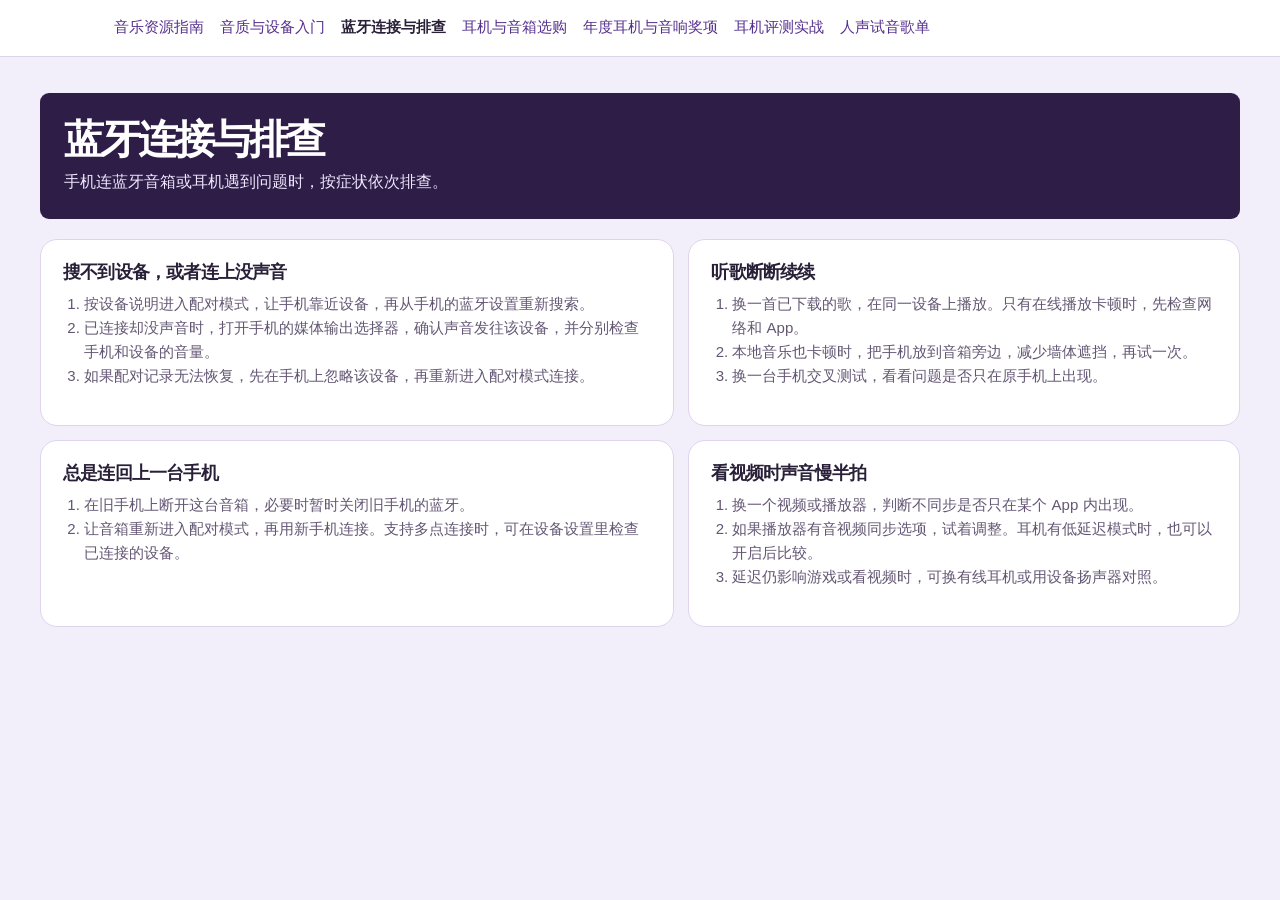
<file: listening/bluetooth-help.html>
<!doctype html>
<html lang="zh-CN">
<head>
<meta charset="utf-8">
<meta name="viewport" content="width=device-width,initial-scale=1">
<title>蓝牙连接与排查 | 听音指南</title>
<link rel="stylesheet" href="../style.css?v=6471ffd">
<link rel="stylesheet" href="../shelf.css">
<link rel="stylesheet" href="listening.css">
</head>
<body class="bluetooth-guide shelf-article">
<nav class="listening-nav" aria-label="听音指南导航"><div>
  <a href="../index.html#listening">音乐资源指南</a>
  <a href="audio-basics.html">音质与设备入门</a>
  <a href="bluetooth-help.html" aria-current="page">蓝牙连接与排查</a>
  <a href="buying-guide.html">耳机与音箱选购</a>
  <a href="world-audio-awards.html">年度耳机与音响奖项</a>
  <a href="headphone-tests.html">耳机评测实战</a>
  <a href="vocal-playlist.html">人声试音歌单</a>
</div></nav>
<main class="wrap">
  <header class="bluetooth-heading">
    <h1>蓝牙连接与排查</h1>
    <p>手机连蓝牙音箱或耳机遇到问题时，按症状依次排查。</p>
  </header>
  <div class="source-layout">
    <section class="panel"><h2>搜不到设备，或者连上没声音</h2><ol>
      <li>按设备说明进入配对模式，让手机靠近设备，再从手机的蓝牙设置重新搜索。</li>
      <li>已连接却没声音时，打开手机的媒体输出选择器，确认声音发往该设备，并分别检查手机和设备的音量。</li>
      <li>如果配对记录无法恢复，先在手机上忽略该设备，再重新进入配对模式连接。</li>
    </ol></section>
    <section class="panel"><h2>听歌断断续续</h2><ol>
      <li>换一首已下载的歌，在同一设备上播放。只有在线播放卡顿时，先检查网络和 App。</li>
      <li>本地音乐也卡顿时，把手机放到音箱旁边，减少墙体遮挡，再试一次。</li>
      <li>换一台手机交叉测试，看看问题是否只在原手机上出现。</li>
    </ol></section>
    <section class="panel"><h2>总是连回上一台手机</h2><ol>
      <li>在旧手机上断开这台音箱，必要时暂时关闭旧手机的蓝牙。</li>
      <li>让音箱重新进入配对模式，再用新手机连接。支持多点连接时，可在设备设置里检查已连接的设备。</li>
    </ol></section>
    <section class="panel"><h2>看视频时声音慢半拍</h2><ol>
      <li>换一个视频或播放器，判断不同步是否只在某个 App 内出现。</li>
      <li>如果播放器有音视频同步选项，试着调整。耳机有低延迟模式时，也可以开启后比较。</li>
      <li>延迟仍影响游戏或看视频时，可换有线耳机或用设备扬声器对照。</li>
    </ol></section>
  </div>
</main>
</body>
</html>
</file>
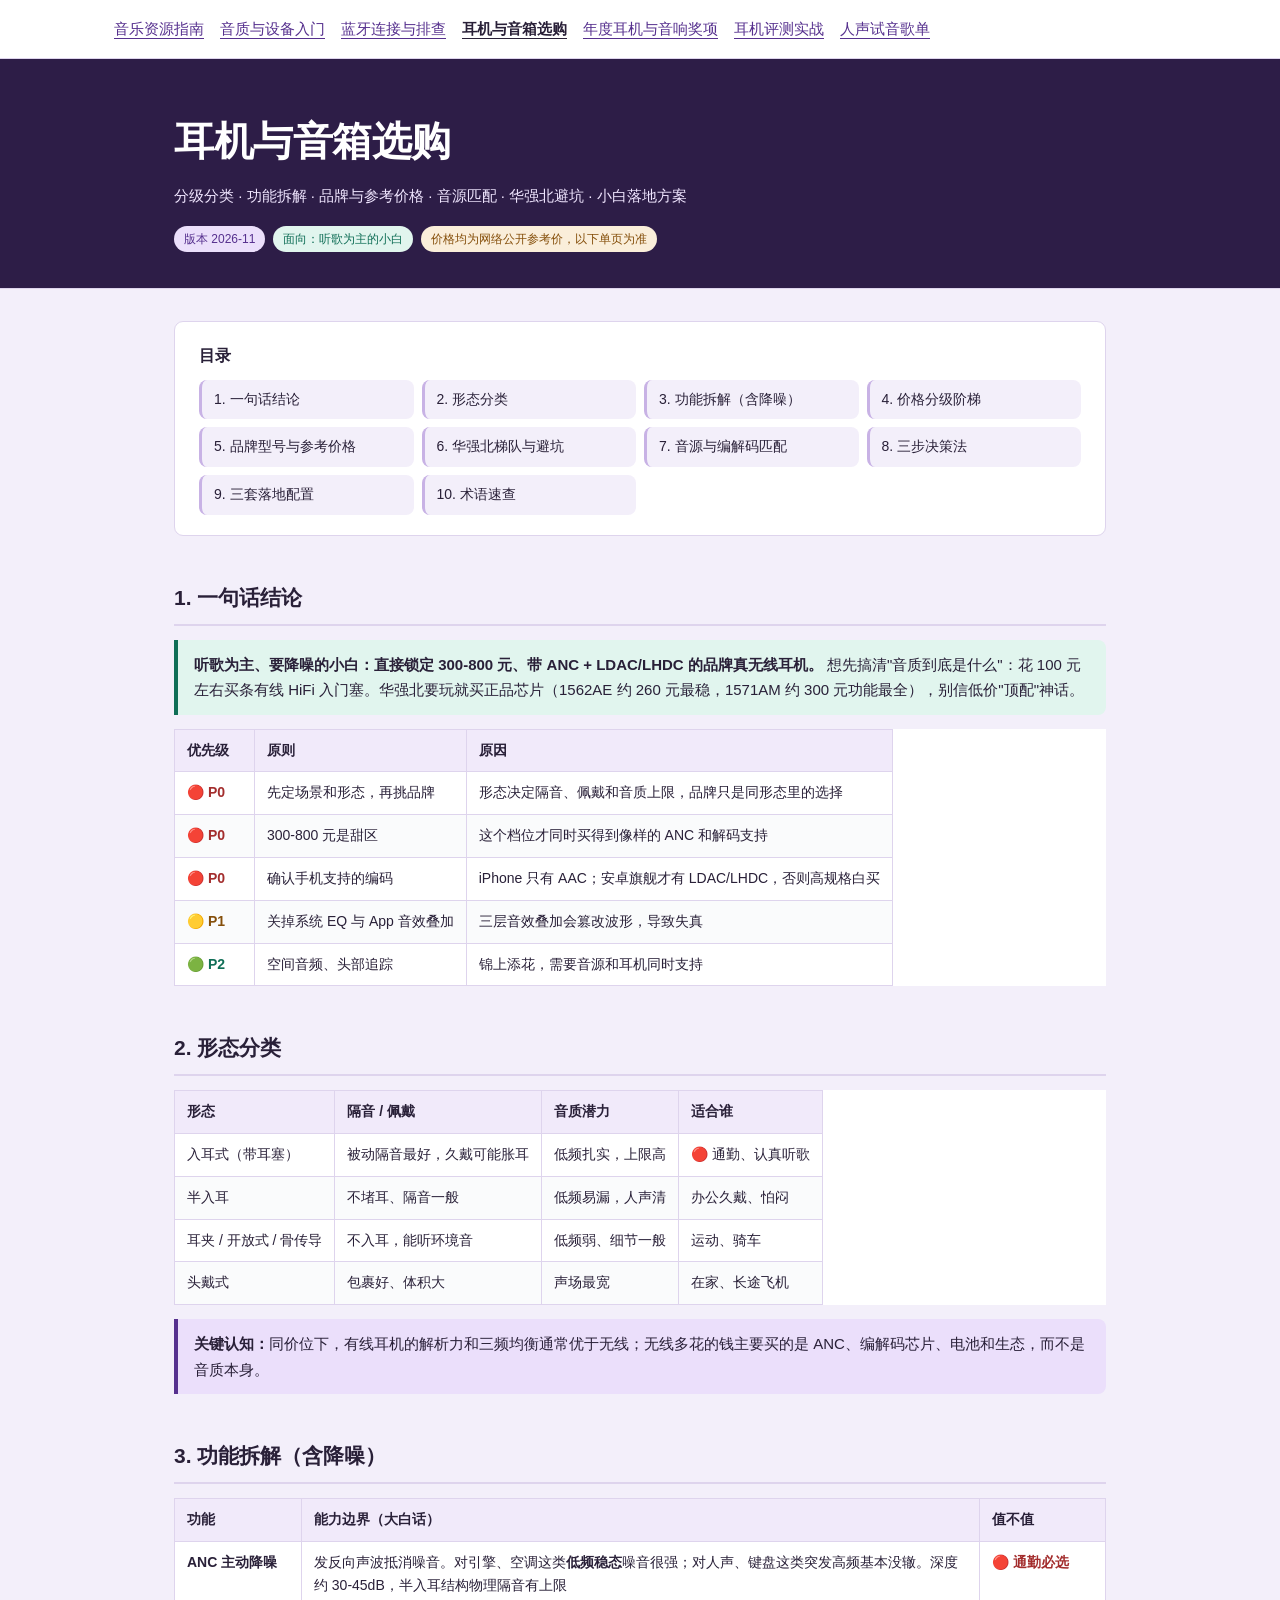
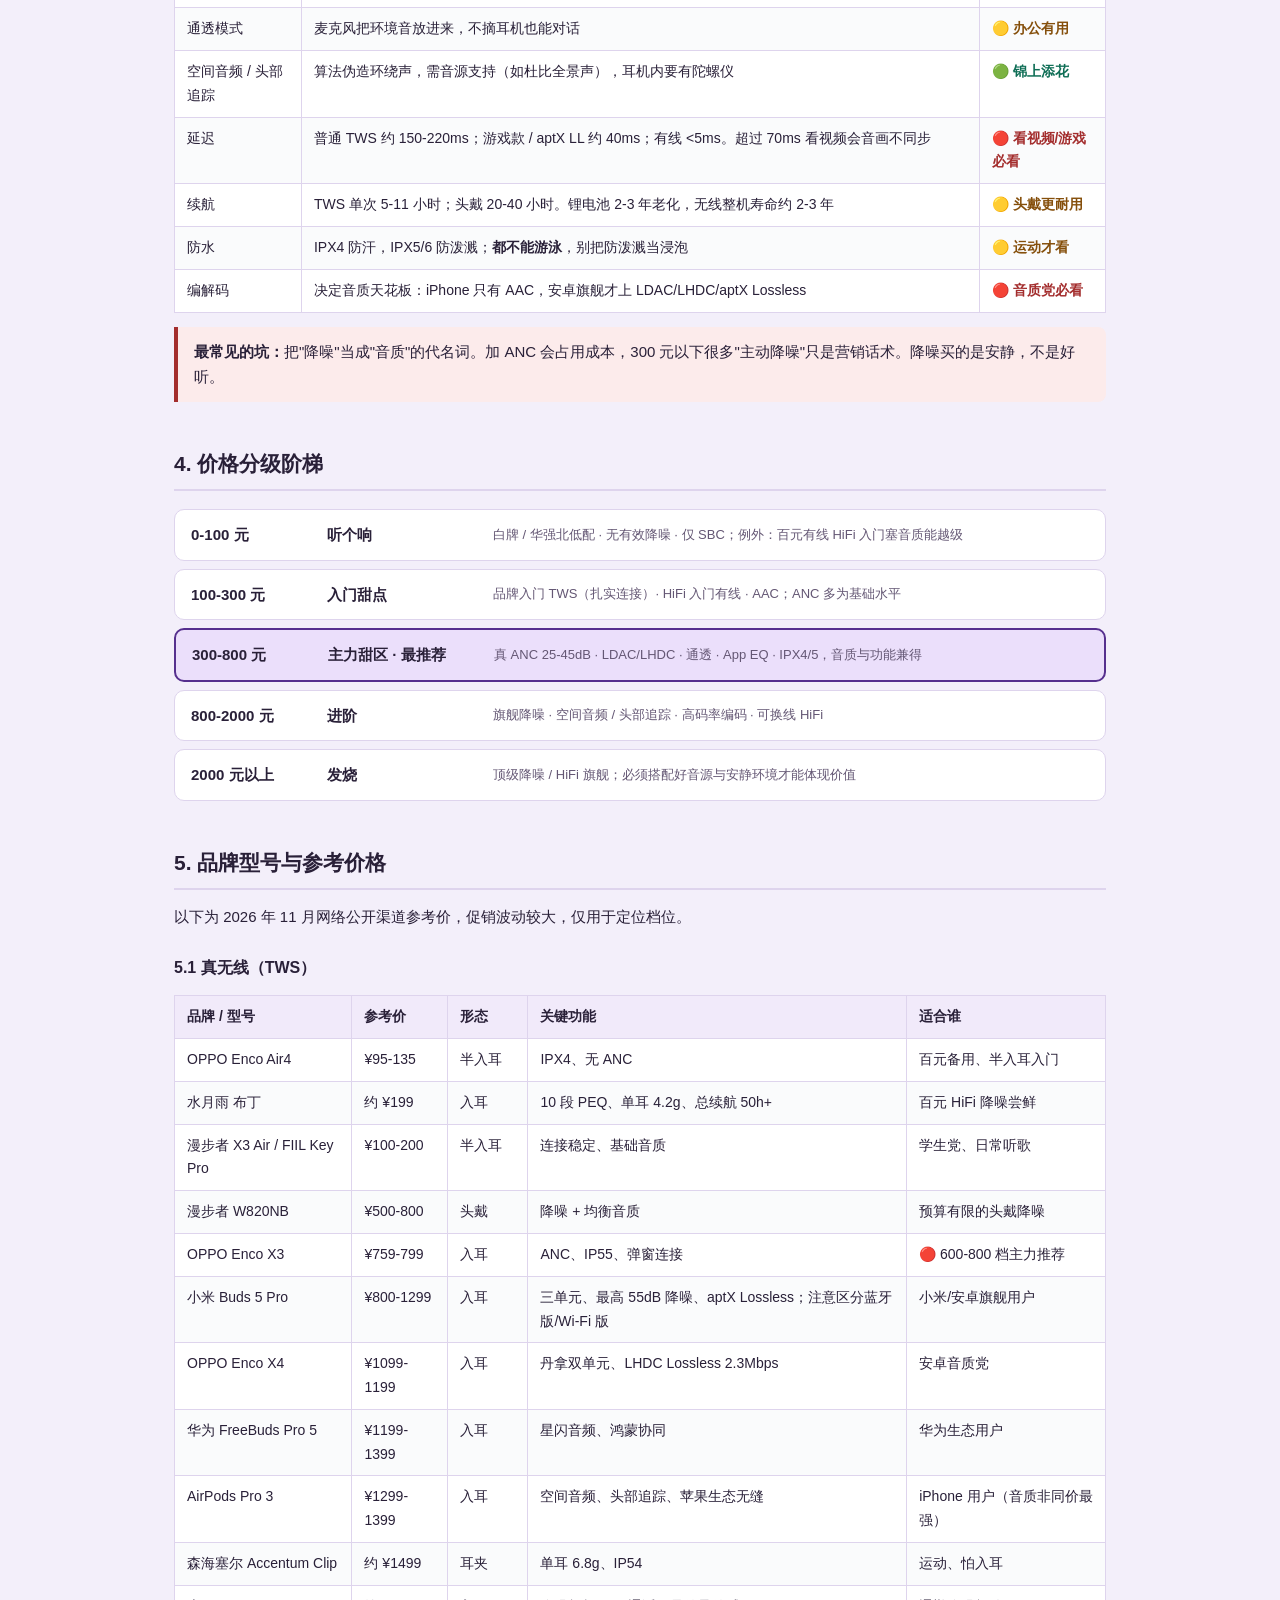
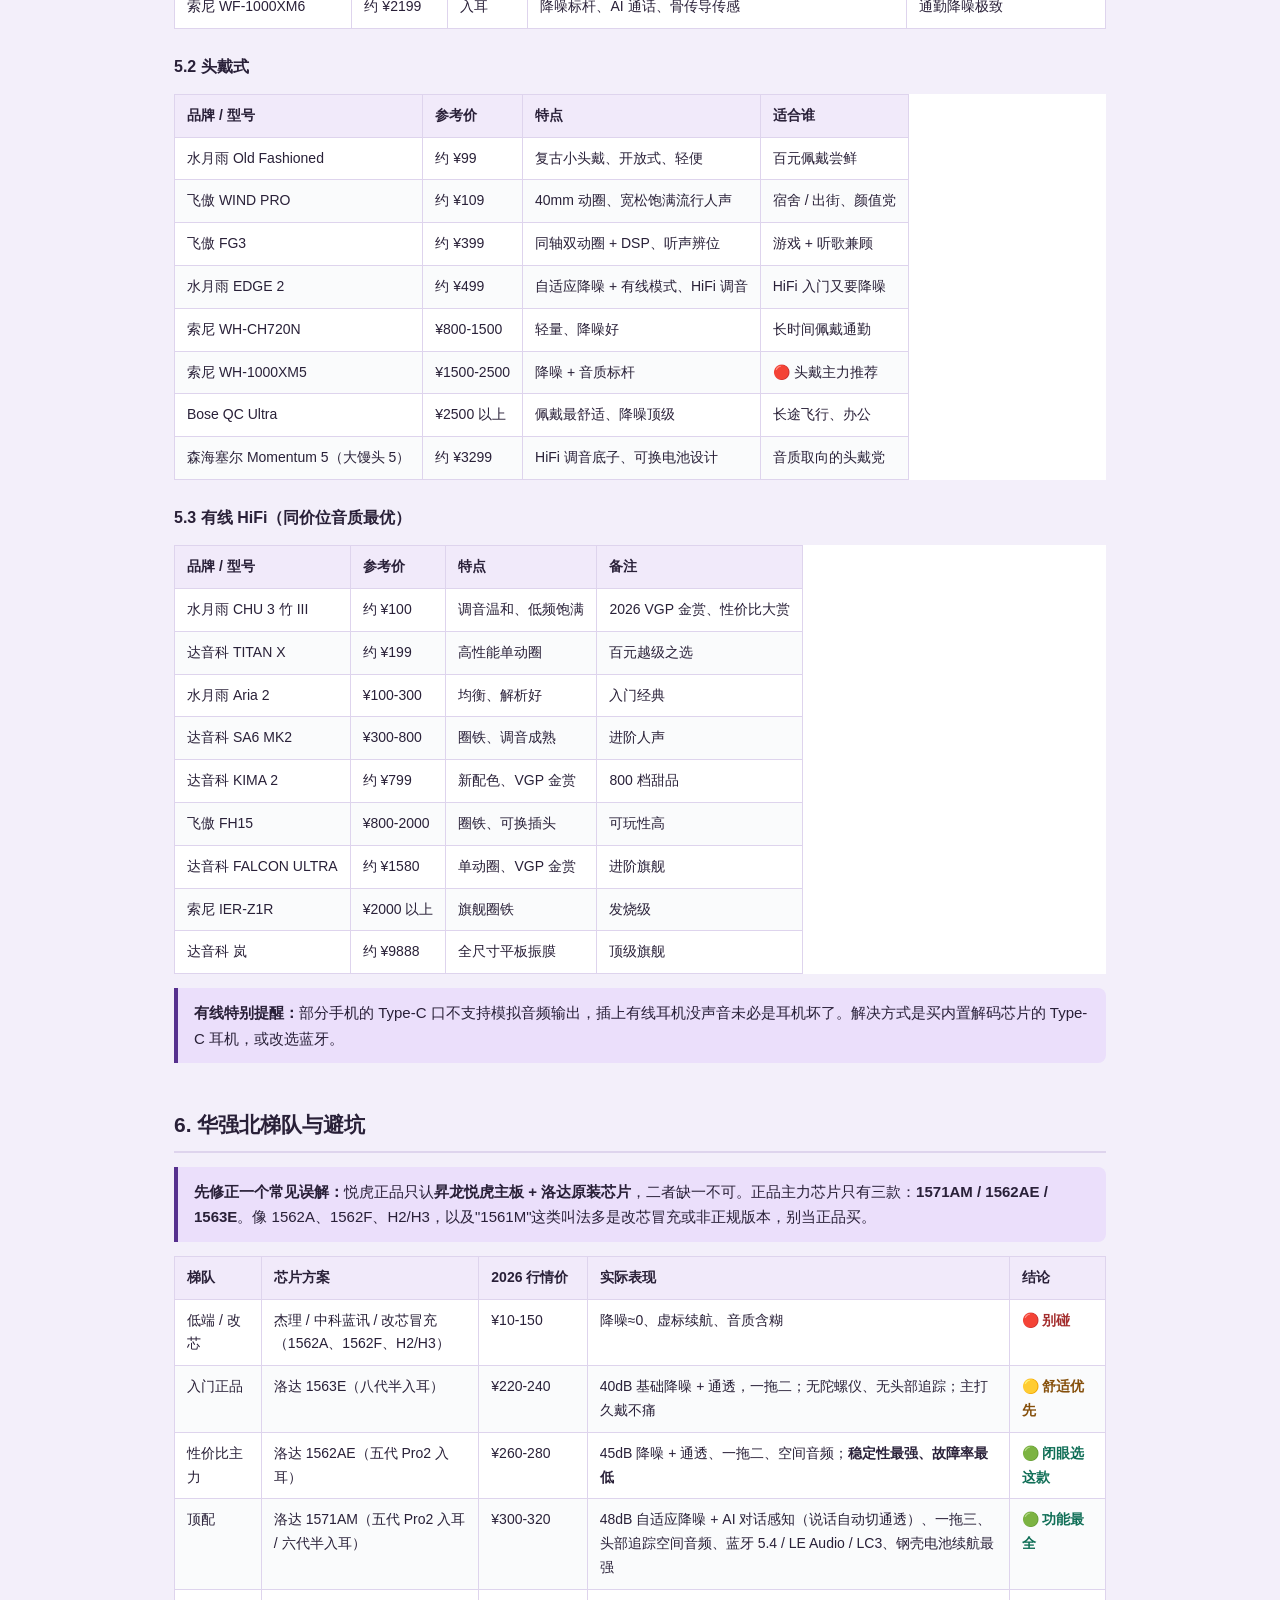
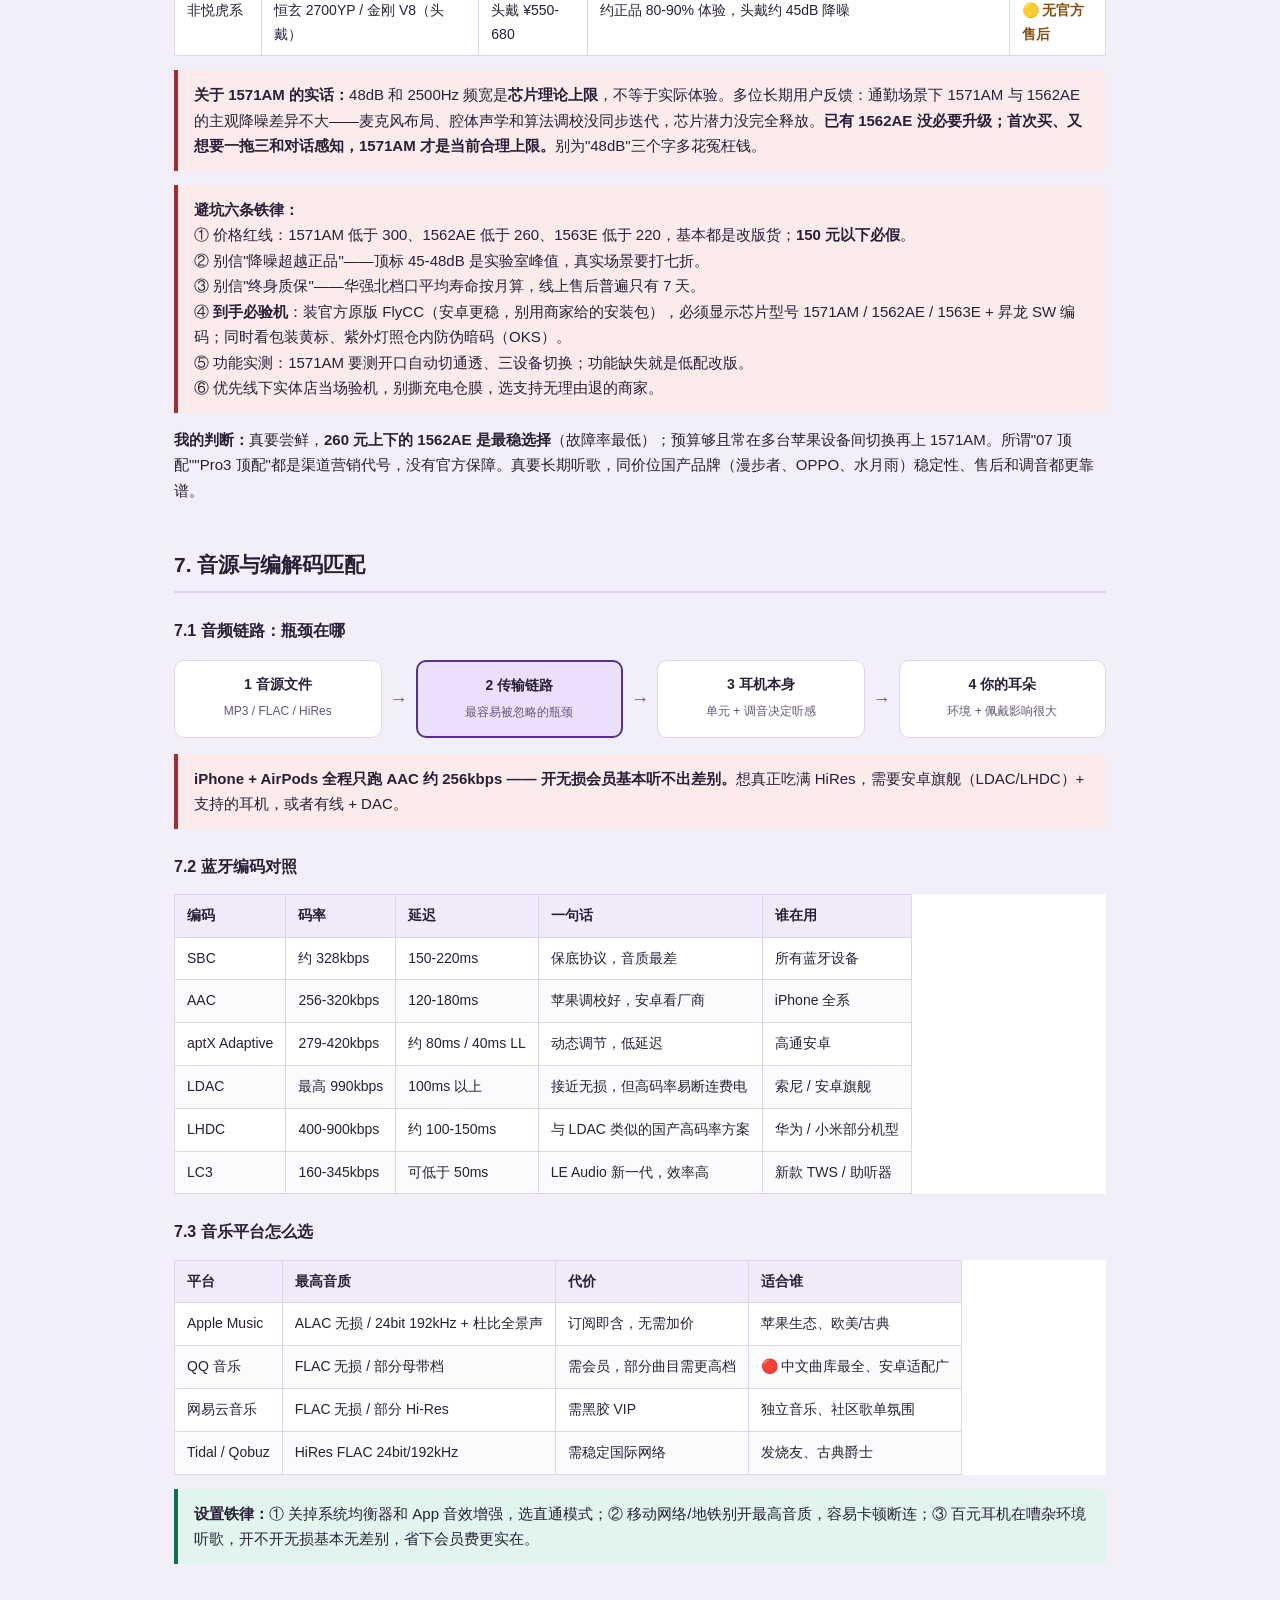
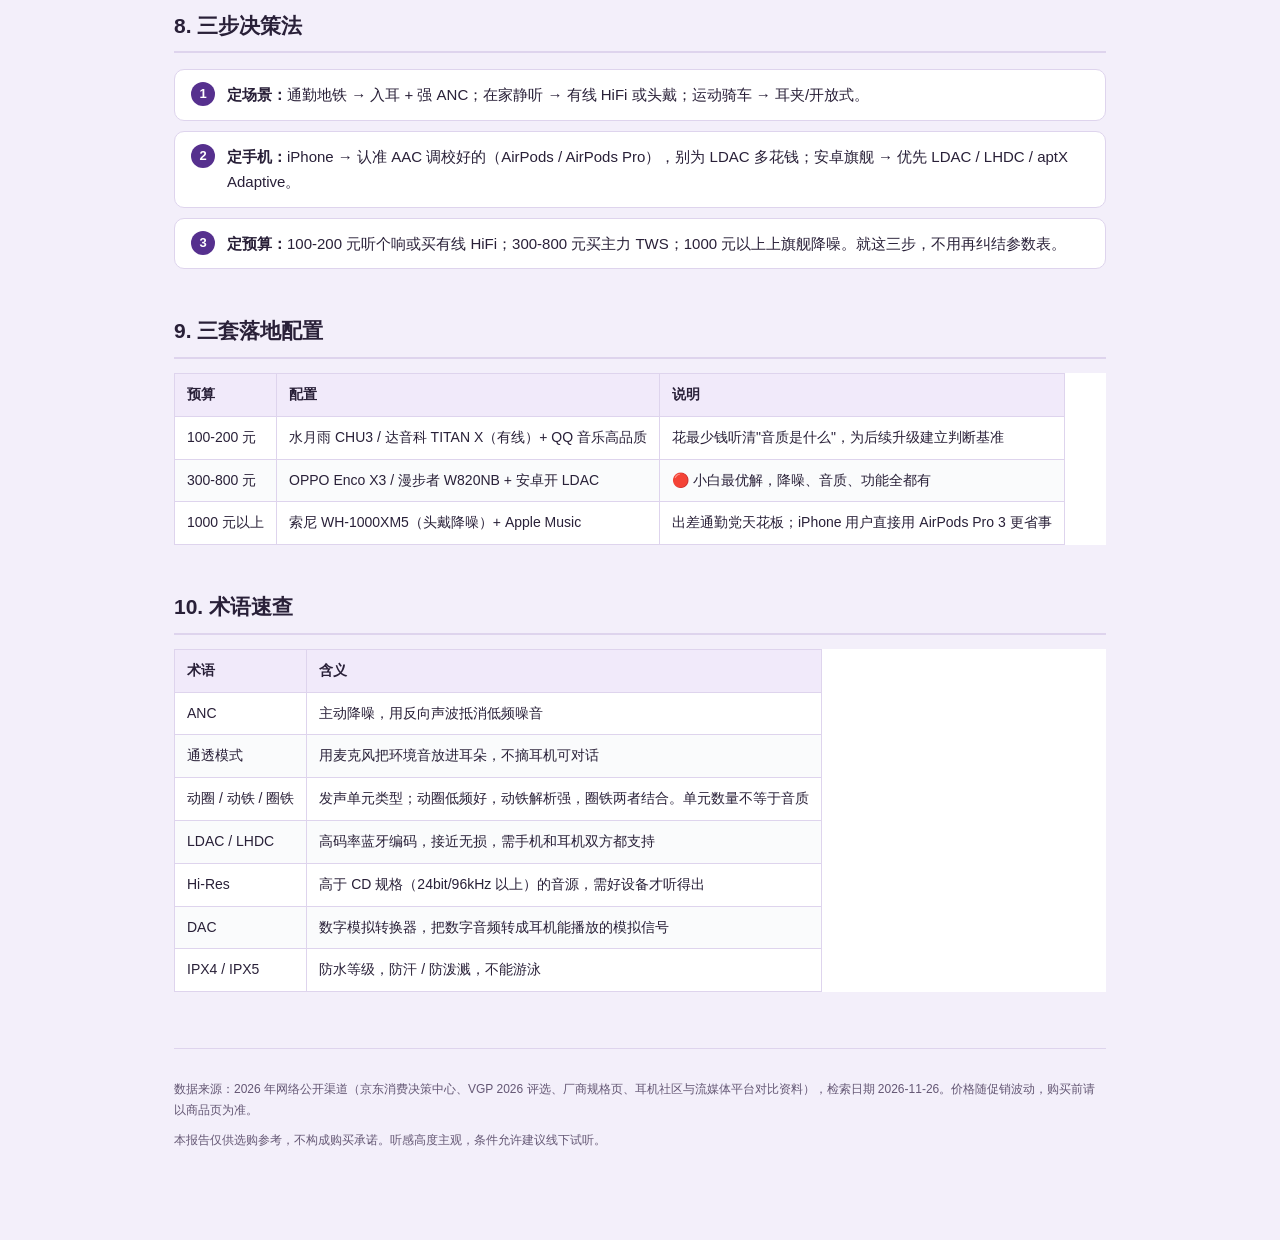
<file: listening/buying-guide.html>
<!DOCTYPE html>
<html lang="zh-CN">
<head>
<meta charset="UTF-8">
<meta name="viewport" content="width=device-width, initial-scale=1.0">
<title>耳机与音箱选购 | 听音指南</title>
<style>
:root{
  --bg:#f7f8fa; --card:#ffffff; --ink:#1f2430; --muted:#5f6775; --line:#e3e6eb;
  --blue:#185fa5; --blue-bg:#e6f1fb; --green:#0f6e56; --green-bg:#e1f5ee;
  --amber:#854f0b; --amber-bg:#faeeda; --red:#a32d2d; --red-bg:#fcebeb;
}
*{box-sizing:border-box}
body{margin:0;background:var(--bg);color:var(--ink);font-family:-apple-system,BlinkMacSystemFont,"Segoe UI","PingFang SC","Microsoft YaHei",sans-serif;font-size:15px;line-height:1.7}
.wrap{max-width:980px;margin:0 auto;padding:0 24px 80px}
header{background:#fff;border-bottom:1px solid var(--line);padding:48px 0 36px;margin-bottom:32px}
header .wrap{padding-bottom:0}
h1{font-size:30px;margin:0 0 8px;font-weight:600;letter-spacing:-.5px}
.sub{color:var(--muted);font-size:15px;margin:0}
.meta{margin-top:18px;display:flex;flex-wrap:wrap;gap:8px}
.tag{font-size:12px;padding:3px 10px;border-radius:20px;background:var(--blue-bg);color:var(--blue)}
.tag.g{background:var(--green-bg);color:var(--green)}
.tag.a{background:var(--amber-bg);color:var(--amber)}
h2{font-size:21px;margin:44px 0 14px;padding-bottom:8px;border-bottom:2px solid var(--ink);font-weight:600}
h3{font-size:16px;margin:24px 0 10px;font-weight:600}
p{margin:10px 0}
.card{background:var(--card);border:1px solid var(--line);border-radius:12px;padding:20px 24px;margin:16px 0}
.toc{display:grid;grid-template-columns:repeat(auto-fit,minmax(200px,1fr));gap:8px}
.toc a{display:block;padding:8px 12px;background:var(--bg);border-radius:8px;color:var(--ink);text-decoration:none;font-size:14px}
.toc a:hover{background:var(--blue-bg);color:var(--blue)}
table{width:100%;border-collapse:collapse;margin:14px 0;font-size:14px;background:#fff;display:block;overflow-x:auto}
th,td{border:1px solid var(--line);padding:9px 12px;text-align:left;vertical-align:top;min-width:80px}
th{background:#f0f3f7;font-weight:600;white-space:nowrap}
tr:nth-child(even) td{background:#fafbfc}
.p0{color:var(--red);font-weight:600}
.p1{color:var(--amber);font-weight:600}
.p2{color:var(--green);font-weight:600}
.note{border-left:4px solid var(--blue);background:var(--blue-bg);padding:12px 16px;border-radius:0 8px 8px 0;margin:14px 0}
.warn{border-left:4px solid var(--red);background:var(--red-bg);padding:12px 16px;border-radius:0 8px 8px 0;margin:14px 0}
.tip{border-left:4px solid var(--green);background:var(--green-bg);padding:12px 16px;border-radius:0 8px 8px 0;margin:14px 0}
.ladder{margin:18px 0}
.rung{display:flex;align-items:center;gap:16px;padding:12px 16px;margin-bottom:8px;border:1px solid var(--line);border-radius:10px;background:#fff}
.rung.best{border:2px solid var(--blue);background:var(--blue-bg)}
.rung .price{flex:0 0 120px;font-weight:600;font-size:15px}
.rung .level{flex:0 0 150px;font-weight:600}
.rung .desc{color:var(--muted);font-size:13px}
.chain{display:flex;align-items:stretch;gap:8px;flex-wrap:wrap;margin:16px 0}
.chain .step{flex:1 1 130px;background:#fff;border:1px solid var(--line);border-radius:10px;padding:12px;text-align:center}
.chain .step.hot{border:2px solid var(--blue);background:var(--blue-bg)}
.chain .step b{display:block;font-size:14px}
.chain .step span{font-size:12px;color:var(--muted)}
.chain .arrow{align-self:center;color:var(--muted);font-size:18px}
.steps{counter-reset:s;list-style:none;padding:0;margin:16px 0}
.steps li{counter-increment:s;position:relative;padding:12px 16px 12px 52px;margin-bottom:10px;background:#fff;border:1px solid var(--line);border-radius:10px}
.steps li::before{content:counter(s);position:absolute;left:16px;top:12px;width:24px;height:24px;background:var(--blue);color:#fff;border-radius:50%;display:flex;align-items:center;justify-content:center;font-size:13px;font-weight:600}
footer{margin-top:56px;padding-top:20px;border-top:1px solid var(--line);color:var(--muted);font-size:12px}
code{background:#f0f3f7;padding:1px 5px;border-radius:4px;font-size:13px}
@media print{body{background:#fff}header{padding:16px 0}h2{page-break-after:avoid}table{page-break-inside:avoid}.card{break-inside:avoid}}
</style>
<link rel="stylesheet" href="../shelf.css">
<link rel="stylesheet" href="listening.css">
</head>
<body class="shelf-article">
<nav class="listening-nav noiprint" aria-label="听音指南导航"><div><a href="../index.html#listening">音乐资源指南</a><a href="audio-basics.html">音质与设备入门</a><a href="bluetooth-help.html">蓝牙连接与排查</a><a href="buying-guide.html" aria-current="page">耳机与音箱选购</a><a href="world-audio-awards.html">年度耳机与音响奖项</a><a href="headphone-tests.html">耳机评测实战</a><a href="vocal-playlist.html">人声试音歌单</a></div></nav>
<header>
  <div class="wrap">
    <h1>耳机与音箱选购</h1>
    <p class="sub">分级分类 · 功能拆解 · 品牌与参考价格 · 音源匹配 · 华强北避坑 · 小白落地方案</p>
    <div class="meta">
      <span class="tag">版本 2026-11</span>
      <span class="tag g">面向：听歌为主的小白</span>
      <span class="tag a">价格均为网络公开参考价，以下单页为准</span>
    </div>
  </div>
</header>
<div class="wrap">

<div class="card">
  <h3 style="margin-top:0">目录</h3>
  <div class="toc">
    <a href="#s1">1. 一句话结论</a>
    <a href="#s2">2. 形态分类</a>
    <a href="#s3">3. 功能拆解（含降噪）</a>
    <a href="#s4">4. 价格分级阶梯</a>
    <a href="#s5">5. 品牌型号与参考价格</a>
    <a href="#s6">6. 华强北梯队与避坑</a>
    <a href="#s7">7. 音源与编解码匹配</a>
    <a href="#s8">8. 三步决策法</a>
    <a href="#s9">9. 三套落地配置</a>
    <a href="#s10">10. 术语速查</a>
  </div>
</div>

<h2 id="s1">1. 一句话结论</h2>
<div class="tip">
<strong>听歌为主、要降噪的小白：直接锁定 300-800 元、带 ANC + LDAC/LHDC 的品牌真无线耳机。</strong>
想先搞清"音质到底是什么"：花 100 元左右买条有线 HiFi 入门塞。华强北要玩就买正品芯片（1562AE 约 260 元最稳，1571AM 约 300 元功能最全），别信低价"顶配"神话。
</div>
<table>
<thead><tr><th>优先级</th><th>原则</th><th>原因</th></tr></thead>
<tbody>
<tr><td class="p0">🔴 P0</td><td>先定场景和形态，再挑品牌</td><td>形态决定隔音、佩戴和音质上限，品牌只是同形态里的选择</td></tr>
<tr><td class="p0">🔴 P0</td><td>300-800 元是甜区</td><td>这个档位才同时买得到像样的 ANC 和解码支持</td></tr>
<tr><td class="p0">🔴 P0</td><td>确认手机支持的编码</td><td>iPhone 只有 AAC；安卓旗舰才有 LDAC/LHDC，否则高规格白买</td></tr>
<tr><td class="p1">🟡 P1</td><td>关掉系统 EQ 与 App 音效叠加</td><td>三层音效叠加会篡改波形，导致失真</td></tr>
<tr><td class="p2">🟢 P2</td><td>空间音频、头部追踪</td><td>锦上添花，需要音源和耳机同时支持</td></tr>
</tbody>
</table>

<h2 id="s2">2. 形态分类</h2>
<table>
<thead><tr><th>形态</th><th>隔音 / 佩戴</th><th>音质潜力</th><th>适合谁</th></tr></thead>
<tbody>
<tr><td>入耳式（带耳塞）</td><td>被动隔音最好，久戴可能胀耳</td><td>低频扎实，上限高</td><td>🔴 通勤、认真听歌</td></tr>
<tr><td>半入耳</td><td>不堵耳、隔音一般</td><td>低频易漏，人声清</td><td>办公久戴、怕闷</td></tr>
<tr><td>耳夹 / 开放式 / 骨传导</td><td>不入耳，能听环境音</td><td>低频弱、细节一般</td><td>运动、骑车</td></tr>
<tr><td>头戴式</td><td>包裹好、体积大</td><td>声场最宽</td><td>在家、长途飞机</td></tr>
</tbody>
</table>
<div class="note"><strong>关键认知：</strong>同价位下，有线耳机的解析力和三频均衡通常优于无线；无线多花的钱主要买的是 ANC、编解码芯片、电池和生态，而不是音质本身。</div>

<h2 id="s3">3. 功能拆解（含降噪）</h2>
<table>
<thead><tr><th>功能</th><th>能力边界（大白话）</th><th>值不值</th></tr></thead>
<tbody>
<tr><td><strong>ANC 主动降噪</strong></td><td>发反向声波抵消噪音。对引擎、空调这类<strong>低频稳态</strong>噪音很强；对人声、键盘这类突发高频基本没辙。深度约 30-45dB，半入耳结构物理隔音有上限</td><td class="p0">🔴 通勤必选</td></tr>
<tr><td>通透模式</td><td>麦克风把环境音放进来，不摘耳机也能对话</td><td class="p1">🟡 办公有用</td></tr>
<tr><td>空间音频 / 头部追踪</td><td>算法伪造环绕声，需音源支持（如杜比全景声），耳机内要有陀螺仪</td><td class="p2">🟢 锦上添花</td></tr>
<tr><td>延迟</td><td>普通 TWS 约 150-220ms；游戏款 / aptX LL 约 40ms；有线 &lt;5ms。超过 70ms 看视频会音画不同步</td><td class="p0">🔴 看视频/游戏必看</td></tr>
<tr><td>续航</td><td>TWS 单次 5-11 小时；头戴 20-40 小时。锂电池 2-3 年老化，无线整机寿命约 2-3 年</td><td class="p1">🟡 头戴更耐用</td></tr>
<tr><td>防水</td><td>IPX4 防汗，IPX5/6 防泼溅；<strong>都不能游泳</strong>，别把防泼溅当浸泡</td><td class="p1">🟡 运动才看</td></tr>
<tr><td>编解码</td><td>决定音质天花板：iPhone 只有 AAC，安卓旗舰才上 LDAC/LHDC/aptX Lossless</td><td class="p0">🔴 音质党必看</td></tr>
</tbody>
</table>
<div class="warn"><strong>最常见的坑：</strong>把"降噪"当成"音质"的代名词。加 ANC 会占用成本，300 元以下很多"主动降噪"只是营销话术。降噪买的是安静，不是好听。</div>

<h2 id="s4">4. 价格分级阶梯</h2>
<div class="ladder">
  <div class="rung"><div class="price">0-100 元</div><div class="level">听个响</div><div class="desc">白牌 / 华强北低配 · 无有效降噪 · 仅 SBC；例外：百元有线 HiFi 入门塞音质能越级</div></div>
  <div class="rung"><div class="price">100-300 元</div><div class="level">入门甜点</div><div class="desc">品牌入门 TWS（扎实连接）· HiFi 入门有线 · AAC；ANC 多为基础水平</div></div>
  <div class="rung best"><div class="price">300-800 元</div><div class="level">主力甜区 · 最推荐</div><div class="desc">真 ANC 25-45dB · LDAC/LHDC · 通透 · App EQ · IPX4/5，音质与功能兼得</div></div>
  <div class="rung"><div class="price">800-2000 元</div><div class="level">进阶</div><div class="desc">旗舰降噪 · 空间音频 / 头部追踪 · 高码率编码 · 可换线 HiFi</div></div>
  <div class="rung"><div class="price">2000 元以上</div><div class="level">发烧</div><div class="desc">顶级降噪 / HiFi 旗舰；必须搭配好音源与安静环境才能体现价值</div></div>
</div>

<h2 id="s5">5. 品牌型号与参考价格</h2>
<p>以下为 2026 年 11 月网络公开渠道参考价，促销波动较大，仅用于定位档位。</p>

<h3>5.1 真无线（TWS）</h3>
<table>
<thead><tr><th>品牌 / 型号</th><th>参考价</th><th>形态</th><th>关键功能</th><th>适合谁</th></tr></thead>
<tbody>
<tr><td>OPPO Enco Air4</td><td>¥95-135</td><td>半入耳</td><td>IPX4、无 ANC</td><td>百元备用、半入耳入门</td></tr>
<tr><td>水月雨 布丁</td><td>约 ¥199</td><td>入耳</td><td>10 段 PEQ、单耳 4.2g、总续航 50h+</td><td>百元 HiFi 降噪尝鲜</td></tr>
<tr><td>漫步者 X3 Air / FIIL Key Pro</td><td>¥100-200</td><td>半入耳</td><td>连接稳定、基础音质</td><td>学生党、日常听歌</td></tr>
<tr><td>漫步者 W820NB</td><td>¥500-800</td><td>头戴</td><td>降噪 + 均衡音质</td><td>预算有限的头戴降噪</td></tr>
<tr><td>OPPO Enco X3</td><td>¥759-799</td><td>入耳</td><td>ANC、IP55、弹窗连接</td><td>🔴 600-800 档主力推荐</td></tr>
<tr><td>小米 Buds 5 Pro</td><td>¥800-1299</td><td>入耳</td><td>三单元、最高 55dB 降噪、aptX Lossless；注意区分蓝牙版/Wi-Fi 版</td><td>小米/安卓旗舰用户</td></tr>
<tr><td>OPPO Enco X4</td><td>¥1099-1199</td><td>入耳</td><td>丹拿双单元、LHDC Lossless 2.3Mbps</td><td>安卓音质党</td></tr>
<tr><td>华为 FreeBuds Pro 5</td><td>¥1199-1399</td><td>入耳</td><td>星闪音频、鸿蒙协同</td><td>华为生态用户</td></tr>
<tr><td>AirPods Pro 3</td><td>¥1299-1399</td><td>入耳</td><td>空间音频、头部追踪、苹果生态无缝</td><td>iPhone 用户（音质非同价最强）</td></tr>
<tr><td>森海塞尔 Accentum Clip</td><td>约 ¥1499</td><td>耳夹</td><td>单耳 6.8g、IP54</td><td>运动、怕入耳</td></tr>
<tr><td>索尼 WF-1000XM6</td><td>约 ¥2199</td><td>入耳</td><td>降噪标杆、AI 通话、骨传导传感</td><td>通勤降噪极致</td></tr>
</tbody>
</table>

<h3>5.2 头戴式</h3>
<table>
<thead><tr><th>品牌 / 型号</th><th>参考价</th><th>特点</th><th>适合谁</th></tr></thead>
<tbody>
<tr><td>水月雨 Old Fashioned</td><td>约 ¥99</td><td>复古小头戴、开放式、轻便</td><td>百元佩戴尝鲜</td></tr>
<tr><td>飞傲 WIND PRO</td><td>约 ¥109</td><td>40mm 动圈、宽松饱满流行人声</td><td>宿舍 / 出街、颜值党</td></tr>
<tr><td>飞傲 FG3</td><td>约 ¥399</td><td>同轴双动圈 + DSP、听声辨位</td><td>游戏 + 听歌兼顾</td></tr>
<tr><td>水月雨 EDGE 2</td><td>约 ¥499</td><td>自适应降噪 + 有线模式、HiFi 调音</td><td>HiFi 入门又要降噪</td></tr>
<tr><td>索尼 WH-CH720N</td><td>¥800-1500</td><td>轻量、降噪好</td><td>长时间佩戴通勤</td></tr>
<tr><td>索尼 WH-1000XM5</td><td>¥1500-2500</td><td>降噪 + 音质标杆</td><td>🔴 头戴主力推荐</td></tr>
<tr><td>Bose QC Ultra</td><td>¥2500 以上</td><td>佩戴最舒适、降噪顶级</td><td>长途飞行、办公</td></tr>
<tr><td>森海塞尔 Momentum 5（大馒头 5）</td><td>约 ¥3299</td><td>HiFi 调音底子、可换电池设计</td><td>音质取向的头戴党</td></tr>
</tbody>
</table>

<h3>5.3 有线 HiFi（同价位音质最优）</h3>
<table>
<thead><tr><th>品牌 / 型号</th><th>参考价</th><th>特点</th><th>备注</th></tr></thead>
<tbody>
<tr><td>水月雨 CHU 3 竹 III</td><td>约 ¥100</td><td>调音温和、低频饱满</td><td>2026 VGP 金赏、性价比大赏</td></tr>
<tr><td>达音科 TITAN X</td><td>约 ¥199</td><td>高性能单动圈</td><td>百元越级之选</td></tr>
<tr><td>水月雨 Aria 2</td><td>¥100-300</td><td>均衡、解析好</td><td>入门经典</td></tr>
<tr><td>达音科 SA6 MK2</td><td>¥300-800</td><td>圈铁、调音成熟</td><td>进阶人声</td></tr>
<tr><td>达音科 KIMA 2</td><td>约 ¥799</td><td>新配色、VGP 金赏</td><td>800 档甜品</td></tr>
<tr><td>飞傲 FH15</td><td>¥800-2000</td><td>圈铁、可换插头</td><td>可玩性高</td></tr>
<tr><td>达音科 FALCON ULTRA</td><td>约 ¥1580</td><td>单动圈、VGP 金赏</td><td>进阶旗舰</td></tr>
<tr><td>索尼 IER-Z1R</td><td>¥2000 以上</td><td>旗舰圈铁</td><td>发烧级</td></tr>
<tr><td>达音科 岚</td><td>约 ¥9888</td><td>全尺寸平板振膜</td><td>顶级旗舰</td></tr>
</tbody>
</table>
<div class="note"><strong>有线特别提醒：</strong>部分手机的 Type-C 口不支持模拟音频输出，插上有线耳机没声音未必是耳机坏了。解决方式是买内置解码芯片的 Type-C 耳机，或改选蓝牙。</div>

<h2 id="s6">6. 华强北梯队与避坑</h2>
<div class="note"><strong>先修正一个常见误解：</strong>悦虎正品只认<strong>昇龙悦虎主板 + 洛达原装芯片</strong>，二者缺一不可。正品主力芯片只有三款：<strong>1571AM / 1562AE / 1563E</strong>。像 1562A、1562F、H2/H3，以及"1561M"这类叫法多是改芯冒充或非正规版本，别当正品买。</div>
<table>
<thead><tr><th>梯队</th><th>芯片方案</th><th>2026 行情价</th><th>实际表现</th><th>结论</th></tr></thead>
<tbody>
<tr><td>低端 / 改芯</td><td>杰理 / 中科蓝讯 / 改芯冒充（1562A、1562F、H2/H3）</td><td>¥10-150</td><td>降噪≈0、虚标续航、音质含糊</td><td class="p0">🔴 别碰</td></tr>
<tr><td>入门正品</td><td>洛达 1563E（八代半入耳）</td><td>¥220-240</td><td>40dB 基础降噪 + 通透，一拖二；无陀螺仪、无头部追踪；主打久戴不痛</td><td class="p1">🟡 舒适优先</td></tr>
<tr><td>性价比主力</td><td>洛达 1562AE（五代 Pro2 入耳）</td><td>¥260-280</td><td>45dB 降噪 + 通透、一拖二、空间音频；<strong>稳定性最强、故障率最低</strong></td><td class="p2">🟢 闭眼选这款</td></tr>
<tr><td>顶配</td><td>洛达 1571AM（五代 Pro2 入耳 / 六代半入耳）</td><td>¥300-320</td><td>48dB 自适应降噪 + AI 对话感知（说话自动切通透）、一拖三、头部追踪空间音频、蓝牙 5.4 / LE Audio / LC3、钢壳电池续航最强</td><td class="p2">🟢 功能最全</td></tr>
<tr><td>非悦虎系</td><td>恒玄 2700YP / 金刚 V8（头戴）</td><td>头戴 ¥550-680</td><td>约正品 80-90% 体验，头戴约 45dB 降噪</td><td class="p1">🟡 无官方售后</td></tr>
</tbody>
</table>
<div class="warn">
<strong>关于 1571AM 的实话：</strong>48dB 和 2500Hz 频宽是<strong>芯片理论上限</strong>，不等于实际体验。多位长期用户反馈：通勤场景下 1571AM 与 1562AE 的主观降噪差异不大——麦克风布局、腔体声学和算法调校没同步迭代，芯片潜力没完全释放。<strong>已有 1562AE 没必要升级；首次买、又想要一拖三和对话感知，1571AM 才是当前合理上限。</strong>别为"48dB"三个字多花冤枉钱。
</div>
<div class="warn">
<strong>避坑六条铁律：</strong><br>
① 价格红线：1571AM 低于 300、1562AE 低于 260、1563E 低于 220，基本都是改版货；<strong>150 元以下必假</strong>。<br>
② 别信"降噪超越正品"——顶标 45-48dB 是实验室峰值，真实场景要打七折。<br>
③ 别信"终身质保"——华强北档口平均寿命按月算，线上售后普遍只有 7 天。<br>
④ <strong>到手必验机</strong>：装官方原版 FlyCC（安卓更稳，别用商家给的安装包），必须显示芯片型号 1571AM / 1562AE / 1563E + 昇龙 SW 编码；同时看包装黄标、紫外灯照仓内防伪暗码（OKS）。<br>
⑤ 功能实测：1571AM 要测开口自动切通透、三设备切换；功能缺失就是低配改版。<br>
⑥ 优先线下实体店当场验机，别撕充电仓膜，选支持无理由退的商家。
</div>
<p><strong>我的判断：</strong>真要尝鲜，<strong>260 元上下的 1562AE 是最稳选择</strong>（故障率最低）；预算够且常在多台苹果设备间切换再上 1571AM。所谓"07 顶配""Pro3 顶配"都是渠道营销代号，没有官方保障。真要长期听歌，同价位国产品牌（漫步者、OPPO、水月雨）稳定性、售后和调音都更靠谱。</p>

<h2 id="s7">7. 音源与编解码匹配</h2>
<h3>7.1 音频链路：瓶颈在哪</h3>
<div class="chain">
  <div class="step"><b>1 音源文件</b><span>MP3 / FLAC / HiRes</span></div>
  <div class="arrow">→</div>
  <div class="step hot"><b>2 传输链路</b><span>最容易被忽略的瓶颈</span></div>
  <div class="arrow">→</div>
  <div class="step"><b>3 耳机本身</b><span>单元 + 调音决定听感</span></div>
  <div class="arrow">→</div>
  <div class="step"><b>4 你的耳朵</b><span>环境 + 佩戴影响很大</span></div>
</div>
<div class="warn"><strong>iPhone + AirPods 全程只跑 AAC 约 256kbps —— 开无损会员基本听不出差别。</strong>想真正吃满 HiRes，需要安卓旗舰（LDAC/LHDC）+ 支持的耳机，或者有线 + DAC。</div>

<h3>7.2 蓝牙编码对照</h3>
<table>
<thead><tr><th>编码</th><th>码率</th><th>延迟</th><th>一句话</th><th>谁在用</th></tr></thead>
<tbody>
<tr><td>SBC</td><td>约 328kbps</td><td>150-220ms</td><td>保底协议，音质最差</td><td>所有蓝牙设备</td></tr>
<tr><td>AAC</td><td>256-320kbps</td><td>120-180ms</td><td>苹果调校好，安卓看厂商</td><td>iPhone 全系</td></tr>
<tr><td>aptX Adaptive</td><td>279-420kbps</td><td>约 80ms / 40ms LL</td><td>动态调节，低延迟</td><td>高通安卓</td></tr>
<tr><td>LDAC</td><td>最高 990kbps</td><td>100ms 以上</td><td>接近无损，但高码率易断连费电</td><td>索尼 / 安卓旗舰</td></tr>
<tr><td>LHDC</td><td>400-900kbps</td><td>约 100-150ms</td><td>与 LDAC 类似的国产高码率方案</td><td>华为 / 小米部分机型</td></tr>
<tr><td>LC3</td><td>160-345kbps</td><td>可低于 50ms</td><td>LE Audio 新一代，效率高</td><td>新款 TWS / 助听器</td></tr>
</tbody>
</table>

<h3>7.3 音乐平台怎么选</h3>
<table>
<thead><tr><th>平台</th><th>最高音质</th><th>代价</th><th>适合谁</th></tr></thead>
<tbody>
<tr><td>Apple Music</td><td>ALAC 无损 / 24bit 192kHz + 杜比全景声</td><td>订阅即含，无需加价</td><td>苹果生态、欧美/古典</td></tr>
<tr><td>QQ 音乐</td><td>FLAC 无损 / 部分母带档</td><td>需会员，部分曲目需更高档</td><td>🔴 中文曲库最全、安卓适配广</td></tr>
<tr><td>网易云音乐</td><td>FLAC 无损 / 部分 Hi-Res</td><td>需黑胶 VIP</td><td>独立音乐、社区歌单氛围</td></tr>
<tr><td>Tidal / Qobuz</td><td>HiRes FLAC 24bit/192kHz</td><td>需稳定国际网络</td><td>发烧友、古典爵士</td></tr>
</tbody>
</table>
<div class="tip"><strong>设置铁律：</strong>① 关掉系统均衡器和 App 音效增强，选直通模式；② 移动网络/地铁别开最高音质，容易卡顿断连；③ 百元耳机在嘈杂环境听歌，开不开无损基本无差别，省下会员费更实在。</div>

<h2 id="s8">8. 三步决策法</h2>
<ol class="steps">
<li><strong>定场景：</strong>通勤地铁 → 入耳 + 强 ANC；在家静听 → 有线 HiFi 或头戴；运动骑车 → 耳夹/开放式。</li>
<li><strong>定手机：</strong>iPhone → 认准 AAC 调校好的（AirPods / AirPods Pro），别为 LDAC 多花钱；安卓旗舰 → 优先 LDAC / LHDC / aptX Adaptive。</li>
<li><strong>定预算：</strong>100-200 元听个响或买有线 HiFi；300-800 元买主力 TWS；1000 元以上上旗舰降噪。就这三步，不用再纠结参数表。</li>
</ol>

<h2 id="s9">9. 三套落地配置</h2>
<table>
<thead><tr><th>预算</th><th>配置</th><th>说明</th></tr></thead>
<tbody>
<tr><td>100-200 元</td><td>水月雨 CHU3 / 达音科 TITAN X（有线）+ QQ 音乐高品质</td><td>花最少钱听清"音质是什么"，为后续升级建立判断基准</td></tr>
<tr><td>300-800 元</td><td>OPPO Enco X3 / 漫步者 W820NB + 安卓开 LDAC</td><td>🔴 小白最优解，降噪、音质、功能全都有</td></tr>
<tr><td>1000 元以上</td><td>索尼 WH-1000XM5（头戴降噪）+ Apple Music</td><td>出差通勤党天花板；iPhone 用户直接用 AirPods Pro 3 更省事</td></tr>
</tbody>
</table>

<h2 id="s10">10. 术语速查</h2>
<table>
<thead><tr><th>术语</th><th>含义</th></tr></thead>
<tbody>
<tr><td>ANC</td><td>主动降噪，用反向声波抵消低频噪音</td></tr>
<tr><td>通透模式</td><td>用麦克风把环境音放进耳朵，不摘耳机可对话</td></tr>
<tr><td>动圈 / 动铁 / 圈铁</td><td>发声单元类型；动圈低频好，动铁解析强，圈铁两者结合。单元数量不等于音质</td></tr>
<tr><td>LDAC / LHDC</td><td>高码率蓝牙编码，接近无损，需手机和耳机双方都支持</td></tr>
<tr><td>Hi-Res</td><td>高于 CD 规格（24bit/96kHz 以上）的音源，需好设备才听得出</td></tr>
<tr><td>DAC</td><td>数字模拟转换器，把数字音频转成耳机能播放的模拟信号</td></tr>
<tr><td>IPX4 / IPX5</td><td>防水等级，防汗 / 防泼溅，不能游泳</td></tr>
</tbody>
</table>

<footer>
<p>数据来源：2026 年网络公开渠道（京东消费决策中心、VGP 2026 评选、厂商规格页、耳机社区与流媒体平台对比资料），检索日期 2026-11-26。价格随促销波动，购买前请以商品页为准。</p>
<p>本报告仅供选购参考，不构成购买承诺。听感高度主观，条件允许建议线下试听。</p>
</footer>
</div>
</body>
</html>
</file>
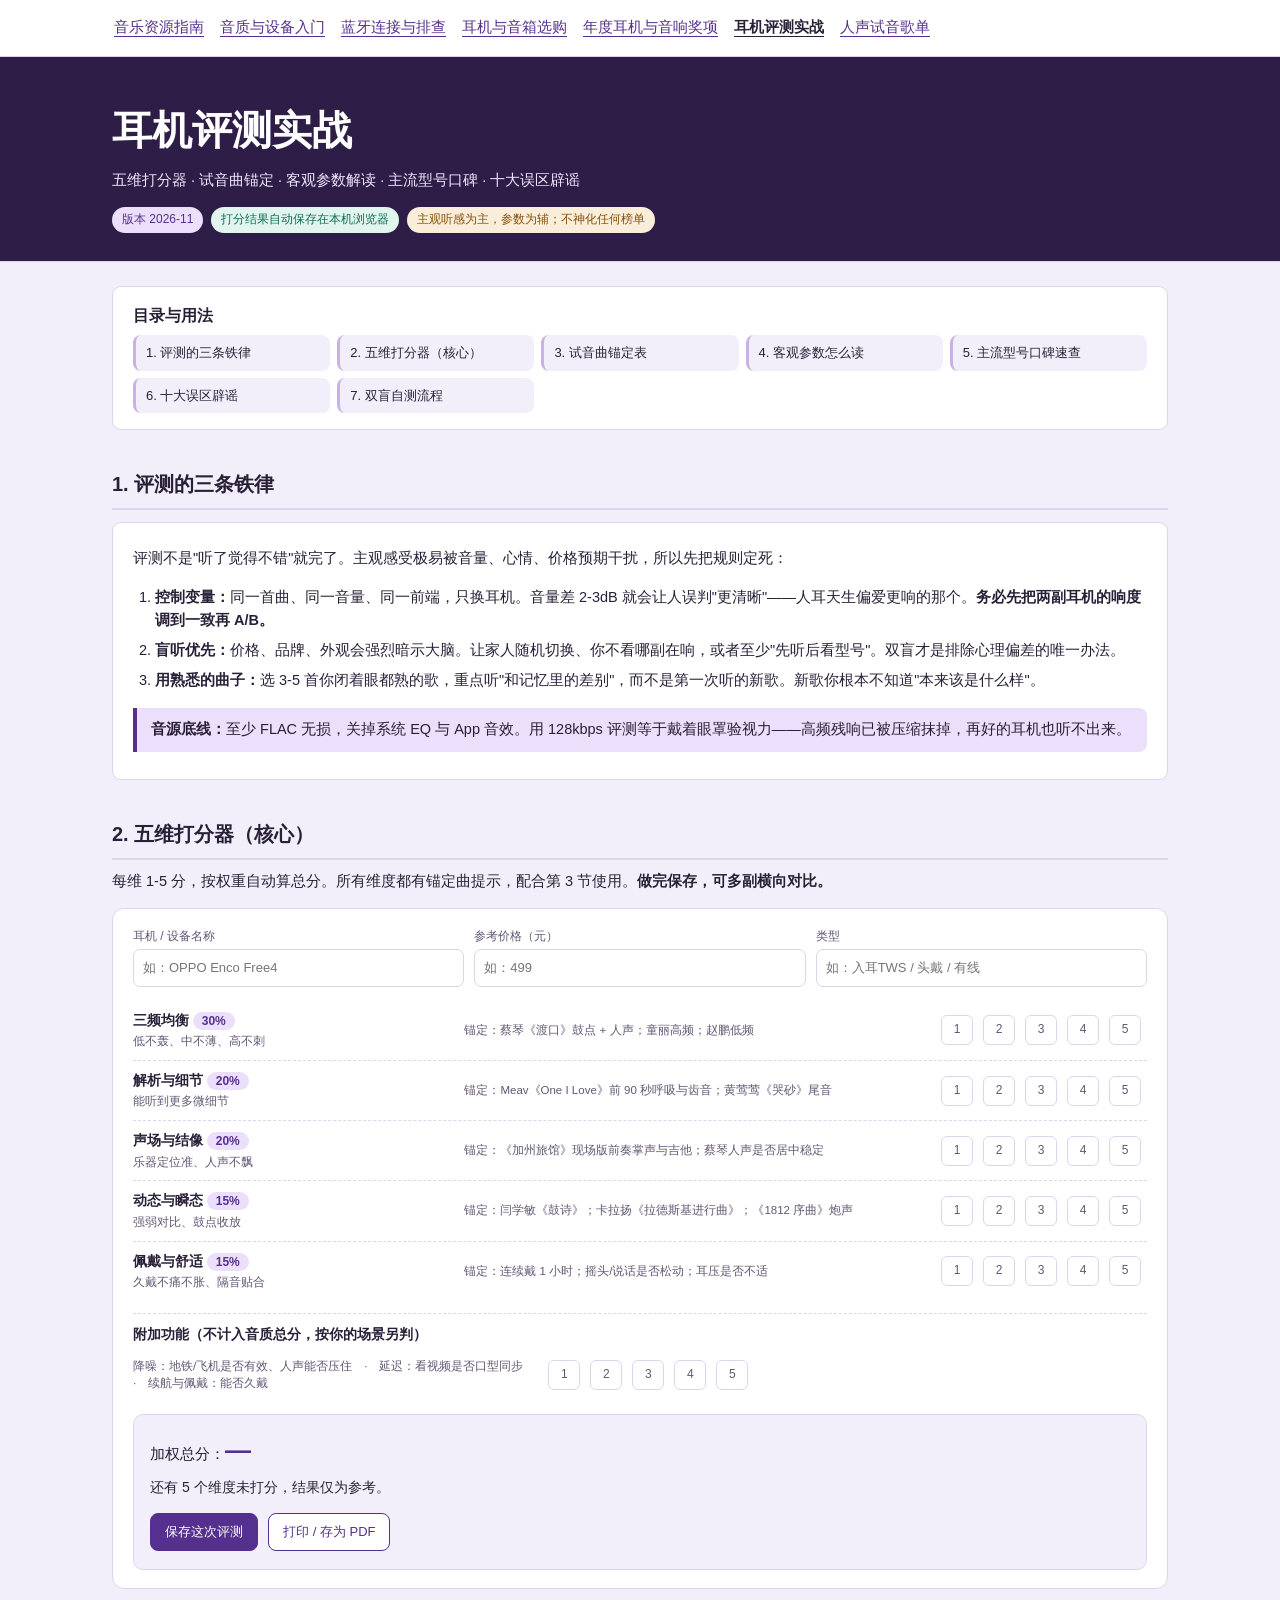
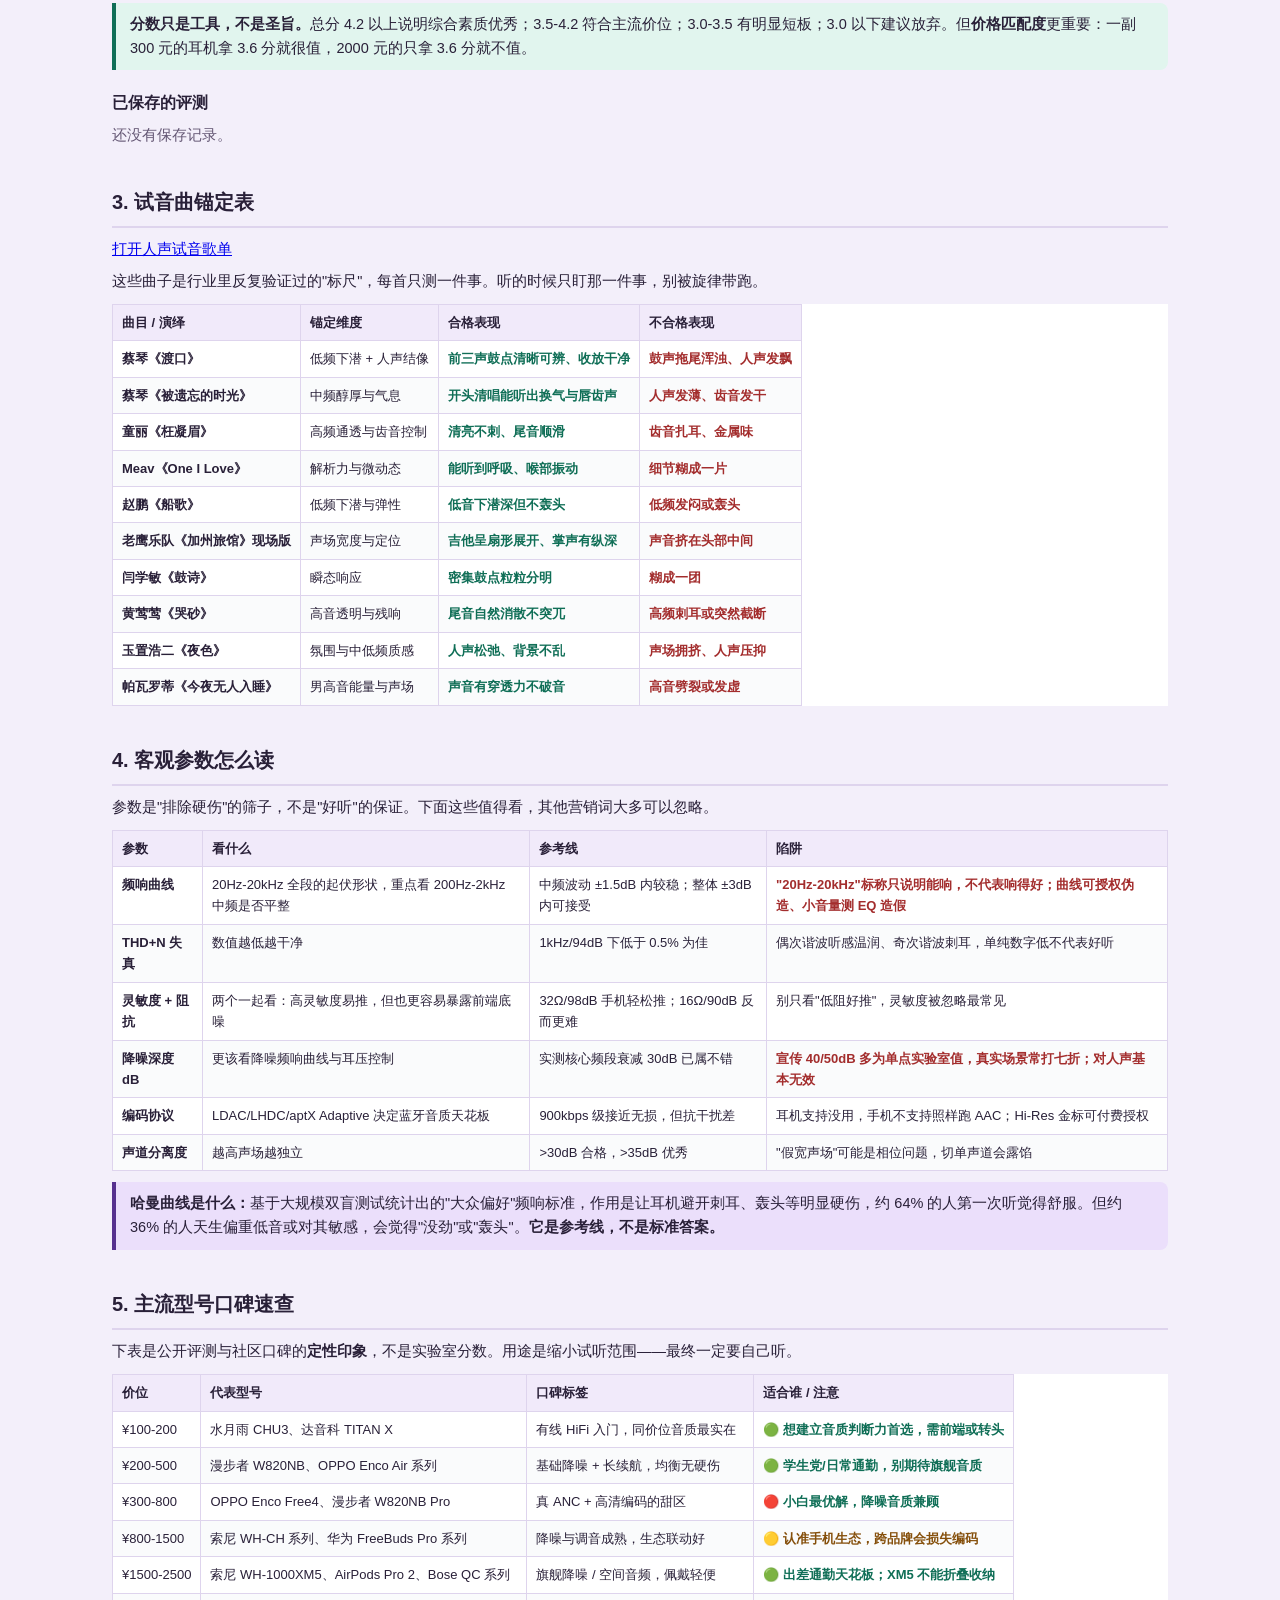
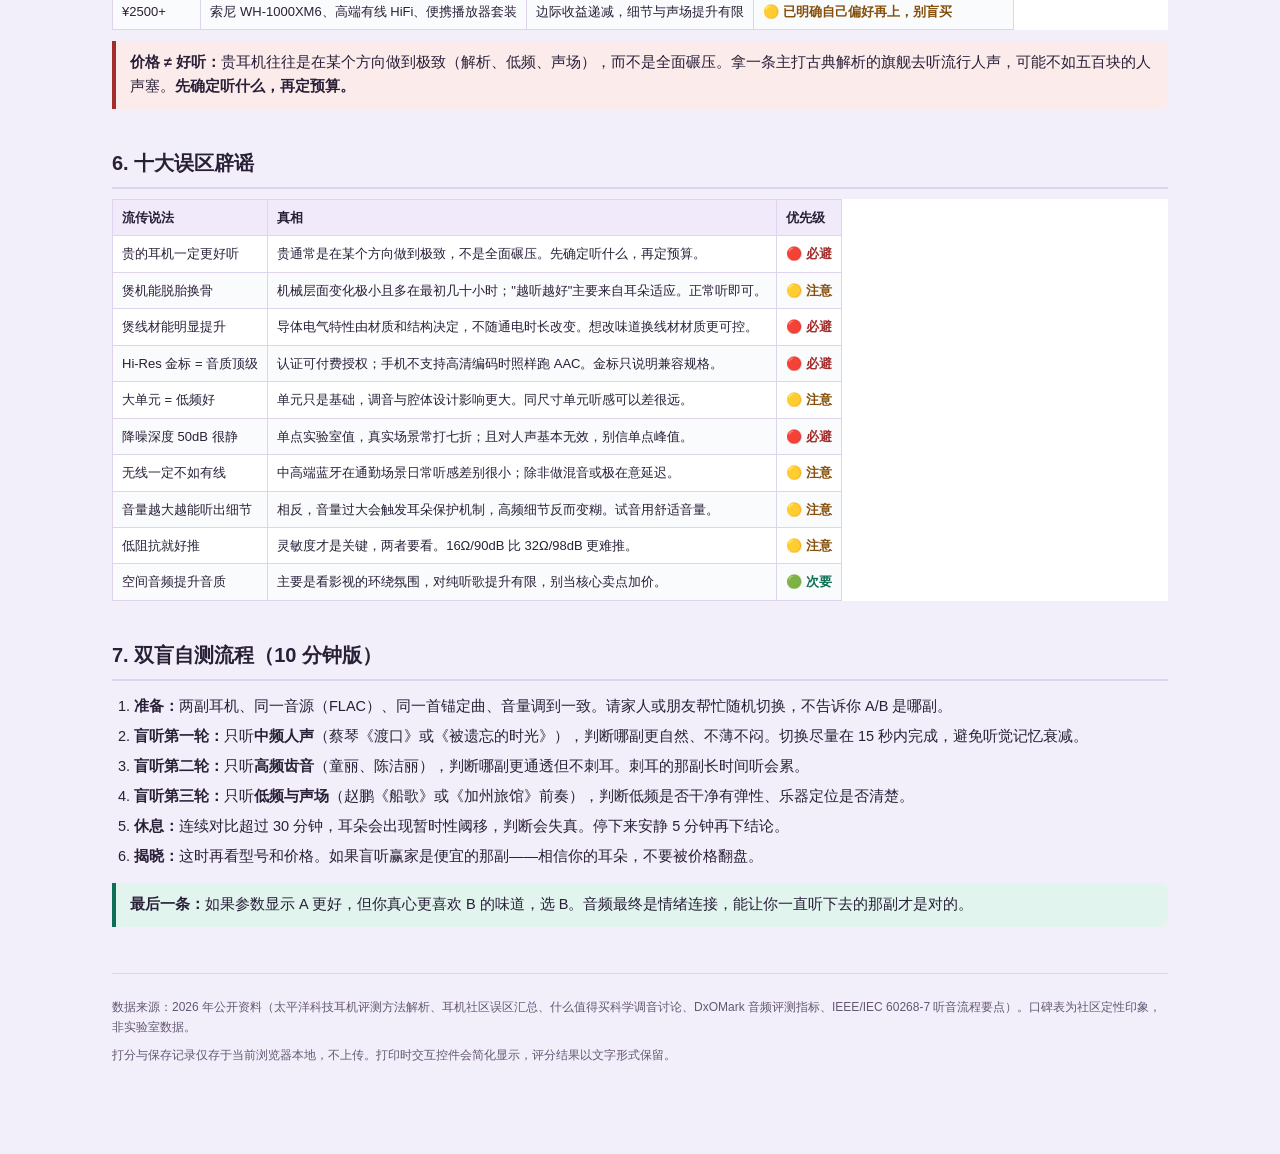
<file: listening/headphone-tests.html>
<!DOCTYPE html>
<html lang="zh-CN">
<head>
<meta charset="UTF-8">
<meta name="viewport" content="width=device-width, initial-scale=1.0">
<title>耳机评测实战 | 听音指南</title>
<style>
:root{
  --bg:#f7f8fa; --card:#fff; --ink:#1f2430; --muted:#5f6775; --line:#e3e6eb;
  --blue:#185fa5; --blue-bg:#e6f1fb; --green:#0f6e56; --green-bg:#e1f5ee;
  --amber:#854f0b; --amber-bg:#faeeda; --red:#a32d2d; --red-bg:#fcebeb;
}
*{box-sizing:border-box}
body{margin:0;background:var(--bg);color:var(--ink);font-family:-apple-system,BlinkMacSystemFont,"Segoe UI","PingFang SC","Microsoft YaHei",sans-serif;font-size:14.5px;line-height:1.65}
.wrap{max-width:1100px;margin:0 auto;padding:0 22px 80px}
header{background:#fff;border-bottom:1px solid var(--line);padding:40px 0 28px;margin-bottom:24px}
header .wrap{padding-bottom:0}
h1{font-size:27px;margin:0 0 6px;font-weight:600}
.sub{color:var(--muted);margin:0}
.meta{margin-top:14px;display:flex;flex-wrap:wrap;gap:8px}
.tag{font-size:12px;padding:3px 10px;border-radius:20px;background:var(--blue-bg);color:var(--blue)}
.tag.g{background:var(--green-bg);color:var(--green)}
.tag.a{background:var(--amber-bg);color:var(--amber)}
h2{font-size:20px;margin:38px 0 10px;padding-bottom:7px;border-bottom:2px solid var(--ink);font-weight:600}
h3{font-size:15.5px;margin:20px 0 7px;font-weight:600}
p{margin:8px 0}
.card{background:var(--card);border:1px solid var(--line);border-radius:12px;padding:16px 20px;margin:12px 0}
.toc{display:grid;grid-template-columns:repeat(auto-fit,minmax(180px,1fr));gap:7px}
.toc a{display:block;padding:7px 10px;background:var(--bg);border-radius:8px;color:var(--ink);text-decoration:none;font-size:13px}
.toc a:hover{background:var(--blue-bg);color:var(--blue)}
table{width:100%;border-collapse:collapse;margin:10px 0;font-size:13px;background:#fff;display:block;overflow-x:auto}
th,td{border:1px solid var(--line);padding:7px 9px;text-align:left;vertical-align:top}
th{background:#f0f3f7;font-weight:600;white-space:nowrap}
tr:nth-child(even) td{background:#fafbfc}
.note{border-left:4px solid var(--blue);background:var(--blue-bg);padding:10px 14px;border-radius:0 8px 8px 0;margin:11px 0}
.warn{border-left:4px solid var(--red);background:var(--red-bg);padding:10px 14px;border-radius:0 8px 8px 0;margin:11px 0}
.tip{border-left:4px solid var(--green);background:var(--green-bg);padding:10px 14px;border-radius:0 8px 8px 0;margin:11px 0}
button{font:inherit;font-size:13px;padding:7px 14px;border:1px solid var(--blue);border-radius:8px;background:var(--blue);color:#fff;cursor:pointer;margin:4px 6px 4px 0}
button.sec{background:#fff;color:var(--blue)}
button.danger{background:#fff;color:var(--red);border-color:var(--red)}
.dim{background:var(--blue-bg);color:var(--blue);font-size:12px;padding:2px 9px;border-radius:20px;white-space:nowrap}
.p0{color:var(--red);font-weight:600}
.p1{color:var(--amber);font-weight:600}
.p2{color:var(--green);font-weight:600}
ol.steps{padding-left:22px}
ol.steps li{margin:6px 0}
footer{margin-top:46px;padding-top:16px;border-top:1px solid var(--line);color:var(--muted);font-size:12px}
.noiprint{display:block}
/* 打分器 */
.score-panel{background:#fff;border:1px solid var(--line);border-radius:12px;padding:18px 20px;margin:14px 0}
.score-head{display:grid;grid-template-columns:repeat(auto-fit,minmax(180px,1fr));gap:10px;margin-bottom:14px}
.score-head label{display:block;font-size:12px;color:var(--muted);margin-bottom:3px}
.score-head input{width:100%;padding:7px 9px;border:1px solid var(--line);border-radius:7px;font:inherit;font-size:13px}
.dim-row{display:grid;grid-template-columns:minmax(150px,1.1fr) minmax(190px,1.6fr) auto;gap:12px;align-items:center;padding:9px 0;border-top:1px dashed var(--line)}
.dim-row:first-of-type{border-top:none}
.dim-name{font-weight:600;font-size:13.5px}
.dim-name small{display:block;color:var(--muted);font-weight:400;font-size:11.5px}
.dim-test{color:var(--muted);font-size:11.5px;line-height:1.5}
.stars{display:flex;gap:4px}
.star{width:32px;height:30px;border:1px solid var(--line);border-radius:6px;background:#fff;color:var(--muted);cursor:pointer;font-size:12px;padding:0}
.star.on{background:var(--blue);border-color:var(--blue);color:#fff;font-weight:700}
.result{margin-top:16px;padding:14px 16px;border-radius:10px;background:var(--bg);border:1px solid var(--line)}
.result .big{font-size:26px;font-weight:700;color:var(--blue)}
.result .verdict{font-size:14px;margin-top:4px}
.saved-row{display:grid;grid-template-columns:repeat(auto-fit,minmax(130px,1fr));gap:6px;font-size:12.5px}
.saved-item{padding:8px 10px;border:1px solid var(--line);border-radius:8px;background:#fff;position:relative}
.saved-item b{display:block;font-size:13.5px}
@media (max-width:720px){.dim-row{grid-template-columns:1fr}.stars{justify-content:flex-start}}
@media print{
  body{background:#fff;font-size:11px}
  header{padding:10px 0;margin-bottom:12px}
  h1{font-size:20px}
  h2{font-size:15px;margin:18px 0 6px;page-break-after:avoid}
  h3{font-size:12.5px;page-break-after:avoid}
  .card,.score-panel{padding:10px 12px;margin:8px 0}
  table{font-size:9.5px;display:table;page-break-inside:auto}
  tr{page-break-inside:avoid}
  th,td{padding:3px 5px}
  .noiprint{display:none!important}
  .toc{display:none}
  .star{border:1px solid #999;color:#000}
}
</style>
<link rel="stylesheet" href="../shelf.css">
<link rel="stylesheet" href="listening.css">
</head>
<body class="shelf-article">
<nav class="listening-nav noiprint" aria-label="听音指南导航"><div><a href="../index.html#listening">音乐资源指南</a><a href="audio-basics.html">音质与设备入门</a><a href="bluetooth-help.html">蓝牙连接与排查</a><a href="buying-guide.html">耳机与音箱选购</a><a href="world-audio-awards.html">年度耳机与音响奖项</a><a href="headphone-tests.html" aria-current="page">耳机评测实战</a><a href="vocal-playlist.html">人声试音歌单</a></div></nav>
<header>
  <div class="wrap">
    <h1>耳机评测实战</h1>
    <p class="sub">五维打分器 · 试音曲锚定 · 客观参数解读 · 主流型号口碑 · 十大误区辟谣</p>
    <div class="meta">
      <span class="tag">版本 2026-11</span>
      <span class="tag g">打分结果自动保存在本机浏览器</span>
      <span class="tag a">主观听感为主，参数为辅；不神化任何榜单</span>
    </div>
  </div>
</header>
<div class="wrap">

<div class="card noiprint">
  <h3 style="margin-top:0">目录与用法</h3>
  <div class="toc">
    <a href="#s1">1. 评测的三条铁律</a>
    <a href="#s2">2. 五维打分器（核心）</a>
    <a href="#s3">3. 试音曲锚定表</a>
    <a href="#s4">4. 客观参数怎么读</a>
    <a href="#s5">5. 主流型号口碑速查</a>
    <a href="#s6">6. 十大误区辟谣</a>
    <a href="#s7">7. 双盲自测流程</a>
  </div>
</div>

<h2 id="s1">1. 评测的三条铁律</h2>
<div class="card">
<p>评测不是"听了觉得不错"就完了。主观感受极易被音量、心情、价格预期干扰，所以先把规则定死：</p>
<ol class="steps">
<li><strong>控制变量：</strong>同一首曲、同一音量、同一前端，只换耳机。音量差 2-3dB 就会让人误判"更清晰"——人耳天生偏爱更响的那个。<strong>务必先把两副耳机的响度调到一致再 A/B。</strong></li>
<li><strong>盲听优先：</strong>价格、品牌、外观会强烈暗示大脑。让家人随机切换、你不看哪副在响，或者至少"先听后看型号"。双盲才是排除心理偏差的唯一办法。</li>
<li><strong>用熟悉的曲子：</strong>选 3-5 首你闭着眼都熟的歌，重点听"和记忆里的差别"，而不是第一次听的新歌。新歌你根本不知道"本来该是什么样"。</li>
</ol>
<div class="note"><strong>音源底线：</strong>至少 FLAC 无损，关掉系统 EQ 与 App 音效。用 128kbps 评测等于戴着眼罩验视力——高频残响已被压缩抹掉，再好的耳机也听不出来。</div>
</div>

<h2 id="s2">2. 五维打分器（核心）</h2>
<p>每维 1-5 分，按权重自动算总分。所有维度都有锚定曲提示，配合第 3 节使用。<strong>做完保存，可多副横向对比。</strong></p>
<div class="score-panel noiprint">
  <div class="score-head">
    <div><label>耳机 / 设备名称</label><input id="inName" placeholder="如：OPPO Enco Free4"></div>
    <div><label>参考价格（元）</label><input id="inPrice" type="number" placeholder="如：499"></div>
    <div><label>类型</label><input id="inType" placeholder="如：入耳TWS / 头戴 / 有线"></div>
  </div>
  <div id="dims"></div>
  <div style="margin-top:12px;border-top:1px dashed var(--line);padding-top:10px">
    <div class="dim-name" style="margin-bottom:6px">附加功能（不计入音质总分，按你的场景另判）</div>
    <div class="dim-row" style="border:none;padding:4px 0">
      <div class="dim-test">降噪：地铁/飞机是否有效、人声能否压住　·　延迟：看视频是否口型同步　·　续航与佩戴：能否久戴</div>
      <div class="stars" id="extraStars"></div>
    </div>
  </div>
  <div class="result">
    <div>加权总分：<span class="big" id="total">—</span> <span id="starsTxt" style="color:var(--muted)"></span></div>
    <div class="verdict" id="verdict">请在上方为五个维度打分。</div>
    <div style="margin-top:10px">
      <button onclick="saveScore()">保存这次评测</button>
      <button class="sec" onclick="window.print()">打印 / 存为 PDF</button>
    </div>
  </div>
</div>
<div class="tip"><strong>分数只是工具，不是圣旨。</strong>总分 4.2 以上说明综合素质优秀；3.5-4.2 符合主流价位；3.0-3.5 有明显短板；3.0 以下建议放弃。但<strong>价格匹配度</strong>更重要：一副 300 元的耳机拿 3.6 分就很值，2000 元的只拿 3.6 分就不值。</div>

<h3>已保存的评测</h3>
<div id="savedList" class="noiprint"><p style="color:var(--muted)">还没有保存记录。</p></div>

<h2 id="s3">3. 试音曲锚定表</h2><p><a href="vocal-playlist.html#s2">打开人声试音歌单</a></p>
<p>这些曲子是行业里反复验证过的"标尺"，每首只测一件事。听的时候只盯那一件事，别被旋律带跑。</p>
<table>
<thead><tr><th>曲目 / 演绎</th><th>锚定维度</th><th>合格表现</th><th>不合格表现</th></tr></thead>
<tbody id="anchorTable"></tbody>
</table>

<h2 id="s4">4. 客观参数怎么读</h2>
<p>参数是"排除硬伤"的筛子，不是"好听"的保证。下面这些值得看，其他营销词大多可以忽略。</p>
<table>
<thead><tr><th>参数</th><th>看什么</th><th>参考线</th><th>陷阱</th></tr></thead>
<tbody>
<tr><td><strong>频响曲线</strong></td><td>20Hz-20kHz 全段的起伏形状，重点看 200Hz-2kHz 中频是否平整</td><td>中频波动 ±1.5dB 内较稳；整体 ±3dB 内可接受</td><td class="p0">"20Hz-20kHz"标称只说明能响，不代表响得好；曲线可授权伪造、小音量测 EQ 造假</td></tr>
<tr><td><strong>THD+N 失真</strong></td><td>数值越低越干净</td><td>1kHz/94dB 下低于 0.5% 为佳</td><td>偶次谐波听感温润、奇次谐波刺耳，单纯数字低不代表好听</td></tr>
<tr><td><strong>灵敏度 + 阻抗</strong></td><td>两个一起看：高灵敏度易推，但也更容易暴露前端底噪</td><td>32Ω/98dB 手机轻松推；16Ω/90dB 反而更难</td><td>别只看"低阻好推"，灵敏度被忽略最常见</td></tr>
<tr><td><strong>降噪深度 dB</strong></td><td>更该看降噪频响曲线与耳压控制</td><td>实测核心频段衰减 30dB 已属不错</td><td class="p0">宣传 40/50dB 多为单点实验室值，真实场景常打七折；对人声基本无效</td></tr>
<tr><td><strong>编码协议</strong></td><td>LDAC/LHDC/aptX Adaptive 决定蓝牙音质天花板</td><td>900kbps 级接近无损，但抗干扰差</td><td>耳机支持没用，手机不支持照样跑 AAC；Hi-Res 金标可付费授权</td></tr>
<tr><td><strong>声道分离度</strong></td><td>越高声场越独立</td><td>&gt;30dB 合格，&gt;35dB 优秀</td><td>"假宽声场"可能是相位问题，切单声道会露馅</td></tr>
</tbody>
</table>
<div class="note"><strong>哈曼曲线是什么：</strong>基于大规模双盲测试统计出的"大众偏好"频响标准，作用是让耳机避开刺耳、轰头等明显硬伤，约 64% 的人第一次听觉得舒服。但约 36% 的人天生偏重低音或对其敏感，会觉得"没劲"或"轰头"。<strong>它是参考线，不是标准答案。</strong></div>

<h2 id="s5">5. 主流型号口碑速查</h2>
<p>下表是公开评测与社区口碑的<strong>定性印象</strong>，不是实验室分数。用途是缩小试听范围——最终一定要自己听。</p>
<table>
<thead><tr><th>价位</th><th>代表型号</th><th>口碑标签</th><th>适合谁 / 注意</th></tr></thead>
<tbody>
<tr><td>¥100-200</td><td>水月雨 CHU3、达音科 TITAN X</td><td>有线 HiFi 入门，同价位音质最实在</td><td class="p2">🟢 想建立音质判断力首选，需前端或转头</td></tr>
<tr><td>¥200-500</td><td>漫步者 W820NB、OPPO Enco Air 系列</td><td>基础降噪 + 长续航，均衡无硬伤</td><td class="p2">🟢 学生党/日常通勤，别期待旗舰音质</td></tr>
<tr><td>¥300-800</td><td>OPPO Enco Free4、漫步者 W820NB Pro</td><td>真 ANC + 高清编码的甜区</td><td class="p2">🔴 小白最优解，降噪音质兼顾</td></tr>
<tr><td>¥800-1500</td><td>索尼 WH-CH 系列、华为 FreeBuds Pro 系列</td><td>降噪与调音成熟，生态联动好</td><td class="p1">🟡 认准手机生态，跨品牌会损失编码</td></tr>
<tr><td>¥1500-2500</td><td>索尼 WH-1000XM5、AirPods Pro 2、Bose QC 系列</td><td>旗舰降噪 / 空间音频，佩戴轻便</td><td class="p2">🟢 出差通勤天花板；XM5 不能折叠收纳</td></tr>
<tr><td>¥2500+</td><td>索尼 WH-1000XM6、高端有线 HiFi、便携播放器套装</td><td>边际收益递减，细节与声场提升有限</td><td class="p1">🟡 已明确自己偏好再上，别盲买</td></tr>
</tbody>
</table>
<div class="warn"><strong>价格 ≠ 好听：</strong>贵耳机往往是在某个方向做到极致（解析、低频、声场），而不是全面碾压。拿一条主打古典解析的旗舰去听流行人声，可能不如五百块的人声塞。<strong>先确定听什么，再定预算。</strong></div>

<h2 id="s6">6. 十大误区辟谣</h2>
<table>
<thead><tr><th>流传说法</th><th>真相</th><th>优先级</th></tr></thead>
<tbody id="mythTable"></tbody>
</table>

<h2 id="s7">7. 双盲自测流程（10 分钟版）</h2>
<ol class="steps">
<li><strong>准备：</strong>两副耳机、同一音源（FLAC）、同一首锚定曲、音量调到一致。请家人或朋友帮忙随机切换，不告诉你 A/B 是哪副。</li>
<li><strong>盲听第一轮：</strong>只听<strong>中频人声</strong>（蔡琴《渡口》或《被遗忘的时光》），判断哪副更自然、不薄不闷。切换尽量在 15 秒内完成，避免听觉记忆衰减。</li>
<li><strong>盲听第二轮：</strong>只听<strong>高频齿音</strong>（童丽、陈洁丽），判断哪副更通透但不刺耳。刺耳的那副长时间听会累。</li>
<li><strong>盲听第三轮：</strong>只听<strong>低频与声场</strong>（赵鹏《船歌》或《加州旅馆》前奏），判断低频是否干净有弹性、乐器定位是否清楚。</li>
<li><strong>休息：</strong>连续对比超过 30 分钟，耳朵会出现暂时性阈移，判断会失真。停下来安静 5 分钟再下结论。</li>
<li><strong>揭晓：</strong>这时再看型号和价格。如果盲听赢家是便宜的那副——相信你的耳朵，不要被价格翻盘。</li>
</ol>
<div class="tip"><strong>最后一条：</strong>如果参数显示 A 更好，但你真心更喜欢 B 的味道，选 B。音频最终是情绪连接，能让你一直听下去的那副才是对的。</div>

<footer>
<p>数据来源：2026 年公开资料（太平洋科技耳机评测方法解析、耳机社区误区汇总、什么值得买科学调音讨论、DxOMark 音频评测指标、IEEE/IEC 60268-7 听音流程要点）。口碑表为社区定性印象，非实验室数据。</p>
<p>打分与保存记录仅存于当前浏览器本地，不上传。打印时交互控件会简化显示，评分结果以文字形式保留。</p>
</footer>
</div>

<script>
// ===== 打分器数据 =====
const DIMS = [
  {key:'freq', name:'三频均衡', weight:30, sub:'低不轰、中不薄、高不刺', test:'蔡琴《渡口》鼓点 + 人声；童丽高频；赵鹏低频'},
  {key:'detail', name:'解析与细节', weight:20, sub:'能听到更多微细节', test:'Meav《One I Love》前 90 秒呼吸与齿音；黄莺莺《哭砂》尾音'},
  {key:'stage', name:'声场与结像', weight:20, sub:'乐器定位准、人声不飘', test:'《加州旅馆》现场版前奏掌声与吉他；蔡琴人声是否居中稳定'},
  {key:'dynamic', name:'动态与瞬态', weight:15, sub:'强弱对比、鼓点收放', test:'闫学敏《鼓诗》；卡拉扬《拉德斯基进行曲》；《1812 序曲》炮声'},
  {key:'wear', name:'佩戴与舒适', weight:15, sub:'久戴不痛不胀、隔音贴合', test:'连续戴 1 小时；摇头/说话是否松动；耳压是否不适'}
];
const EXTRA_LABELS = ['弱','一般','够用','不错','强'];
const ANCHORS = [
  ['蔡琴《渡口》','低频下潜 + 人声结像','前三声鼓点清晰可辨、收放干净','鼓声拖尾浑浊、人声发飘'],
  ['蔡琴《被遗忘的时光》','中频醇厚与气息','开头清唱能听出换气与唇齿声','人声发薄、齿音发干'],
  ['童丽《枉凝眉》','高频通透与齿音控制','清亮不刺、尾音顺滑','齿音扎耳、金属味'],
  ['Meav《One I Love》','解析力与微动态','能听到呼吸、喉部振动','细节糊成一片'],
  ['赵鹏《船歌》','低频下潜与弹性','低音下潜深但不轰头','低频发闷或轰头'],
  ['老鹰乐队《加州旅馆》现场版','声场宽度与定位','吉他呈扇形展开、掌声有纵深','声音挤在头部中间'],
  ['闫学敏《鼓诗》','瞬态响应','密集鼓点粒粒分明','糊成一团'],
  ['黄莺莺《哭砂》','高音透明与残响','尾音自然消散不突兀','高频刺耳或突然截断'],
  ['玉置浩二《夜色》','氛围与中低频质感','人声松弛、背景不乱','声场拥挤、人声压抑'],
  ['帕瓦罗蒂《今夜无人入睡》','男高音能量与声场','声音有穿透力不破音','高音劈裂或发虚']
];
const MYTHS = [
  ['贵的耳机一定更好听','贵通常是在某个方向做到极致，不是全面碾压。先确定听什么，再定预算。','p0'],
  ['煲机能脱胎换骨','机械层面变化极小且多在最初几十小时；"越听越好"主要来自耳朵适应。正常听即可。','p1'],
  ['煲线材能明显提升','导体电气特性由材质和结构决定，不随通电时长改变。想改味道换线材材质更可控。','p0'],
  ['Hi-Res 金标 = 音质顶级','认证可付费授权；手机不支持高清编码时照样跑 AAC。金标只说明兼容规格。','p0'],
  ['大单元 = 低频好','单元只是基础，调音与腔体设计影响更大。同尺寸单元听感可以差很远。','p1'],
  ['降噪深度 50dB 很静','单点实验室值，真实场景常打七折；且对人声基本无效，别信单点峰值。','p0'],
  ['无线一定不如有线','中高端蓝牙在通勤场景日常听感差别很小；除非做混音或极在意延迟。','p1'],
  ['音量越大越能听出细节','相反，音量过大会触发耳朵保护机制，高频细节反而变糊。试音用舒适音量。','p1'],
  ['低阻抗就好推','灵敏度才是关键，两者要看。16Ω/90dB 比 32Ω/98dB 更难推。','p1'],
  ['空间音频提升音质','主要是看影视的环绕氛围，对纯听歌提升有限，别当核心卖点加价。','p2']
];

const SCORE_KEY = 'headphone-review-scores-v1';
let scores = [];
try { scores = JSON.parse(localStorage.getItem(SCORE_KEY) || '[]'); } catch(e) { scores = []; }
let current = {};

function renderDims(){
  const d = document.getElementById('dims');
  d.innerHTML = DIMS.map(x =>
    '<div class="dim-row"><div class="dim-name">' + x.name + ' <span class="dim">' + x.weight + '%</span><small>' + x.sub + '</small></div>' +
    '<div class="dim-test">锚定：' + x.test + '</div>' +
    '<div class="stars" id="s_' + x.key + '">' + [1,2,3,4,5].map(n =>
      '<button type="button" class="star" data-k="' + x.key + '" data-n="' + n + '" onclick="pick(\'' + x.key + '\',' + n + ')">' + n + '</button>').join('') + '</div></div>'
  ).join('');
  document.getElementById('extraStars').innerHTML = [1,2,3,4,5].map(n =>
    '<button type="button" class="star" data-k="extra" data-n="' + n + '" onclick="pick(\'extra\',' + n + ')" title="' + EXTRA_LABELS[n-1] + '">' + n + '</button>').join('');
  updateResult();
}
function pick(k,n){
  current[k] = n;
  document.querySelectorAll('.star[data-k="' + k + '"]').forEach(b => b.classList.toggle('on', +b.dataset.n === n));
  updateResult();
}
function totalScore(){
  let sum = 0, w = 0, full = true;
  DIMS.forEach(x => { if (current[x.key]) { sum += current[x.key] * x.weight; w += x.weight; } else full = false; });
  return {value: w ? sum / w : 0, full: full, filled: DIMS.filter(x => current[x.key]).length};
}
function updateResult(){
  const r = totalScore();
  const el = document.getElementById('total');
  el.textContent = r.value ? r.value.toFixed(2) : '—';
  document.getElementById('starsTxt').textContent = r.value ? ' / 5.00　（已填 ' + r.filled + '/5 维）' : '';
  let v;
  if (!r.full) v = '还有 ' + (5 - r.filled) + ' 个维度未打分，结果仅为参考。';
  else if (r.value >= 4.2) v = '🟢 优秀：综合素质出色，值得重点考虑。';
  else if (r.value >= 3.5) v = '🟡 良好：主流水平，符合大多数价位预期。';
  else if (r.value >= 3.0) v = '🟠 一般：有明显短板，看是否正好戳中你的需求。';
  else v = '🔴 偏弱：不建议在这个价位优先选择。';
  const price = +document.getElementById('inPrice').value;
  if (r.full && price > 0){
    const ratio = r.value / (price >= 2000 ? 4.6 : price >= 800 ? 4.0 : price >= 300 ? 3.6 : 3.2);
    v += ratio >= 1 ? ' 价格匹配度不错。' : ' 相对这个价位，性价比偏低。';
  }
  document.getElementById('verdict').textContent = v;
}
function saveScore(){
  const r = totalScore();
  if (!r.full){ alert('请把五个维度都打分后再保存。'); return; }
  const item = {
    id: Date.now(),
    name: document.getElementById('inName').value.trim() || '未命名耳机',
    price: document.getElementById('inPrice').value.trim(),
    type: document.getElementById('inType').value.trim(),
    score: +r.value.toFixed(2),
    extra: current.extra || 0,
    parts: Object.assign({}, current),
    time: new Date().toLocaleString()
  };
  scores.unshift(item);
  localStorage.setItem(SCORE_KEY, JSON.stringify(scores));
  renderSaved();
  alert('已保存：' + item.name + '（' + item.score + ' 分）');
}
function delScore(id){
  scores = scores.filter(s => s.id !== id);
  localStorage.setItem(SCORE_KEY, JSON.stringify(scores));
  renderSaved();
}
function loadScore(id){
  const s = scores.find(x => x.id === id); if (!s) return;
  document.getElementById('inName').value = s.name;
  document.getElementById('inPrice').value = s.price;
  document.getElementById('inType').value = s.type;
  current = Object.assign({}, s.parts);
  renderDims();
  syncStars();
  window.scrollTo({top: document.getElementById('s2').offsetTop, behavior:'smooth'});
}
function syncStars(){
  Object.keys(current).forEach(k => document.querySelectorAll('.star[data-k="' + k + '"]').forEach(b => b.classList.toggle('on', +b.dataset.n === current[k])));
}
function renderSaved(){
  const box = document.getElementById('savedList');
  if (!scores.length){ box.innerHTML = '<p style="color:var(--muted)">还没有保存记录。</p>'; return; }
  box.innerHTML = '<table><thead><tr><th>设备</th><th>价格</th><th>总分</th><th>附加</th><th>保存时间</th><th class="noiprint">操作</th></tr></thead><tbody>' +
    scores.map(s => '<tr><td><strong>' + s.name + '</strong><br><span style="color:var(--muted)">' + (s.type || '—') + '</span></td><td>' + (s.price ? '¥' + s.price : '—') + '</td><td><strong>' + s.score + '</strong></td><td>' + (s.extra ? EXTRA_LABELS[s.extra-1] : '—') + '</td><td>' + s.time + '</td>' +
    '<td class="noiprint"><button class="sec" onclick="loadScore(' + s.id + ')">载入</button><button class="danger" onclick="delScore(' + s.id + ')">删除</button></td></tr>').join('') + '</tbody></table>';
}

function renderTables(){
  document.getElementById('anchorTable').innerHTML = ANCHORS.map(a => '<tr><td><strong>' + a[0] + '</strong></td><td>' + a[1] + '</td><td class="p2">' + a[2] + '</td><td class="p0">' + a[3] + '</td></tr>').join('');
  document.getElementById('mythTable').innerHTML = MYTHS.map(m => '<tr><td>' + m[0] + '</td><td>' + m[1] + '</td><td class="' + m[2] + '">' + (m[2]==='p0'?'🔴 必避':m[2]==='p1'?'🟡 注意':'🟢 次要') + '</td></tr>').join('');
}

['inName','inPrice','inType'].forEach(id => document.getElementById(id).addEventListener('input', updateResult));
renderDims();
renderTables();
renderSaved();
</script>
</body>
</html>
</file>
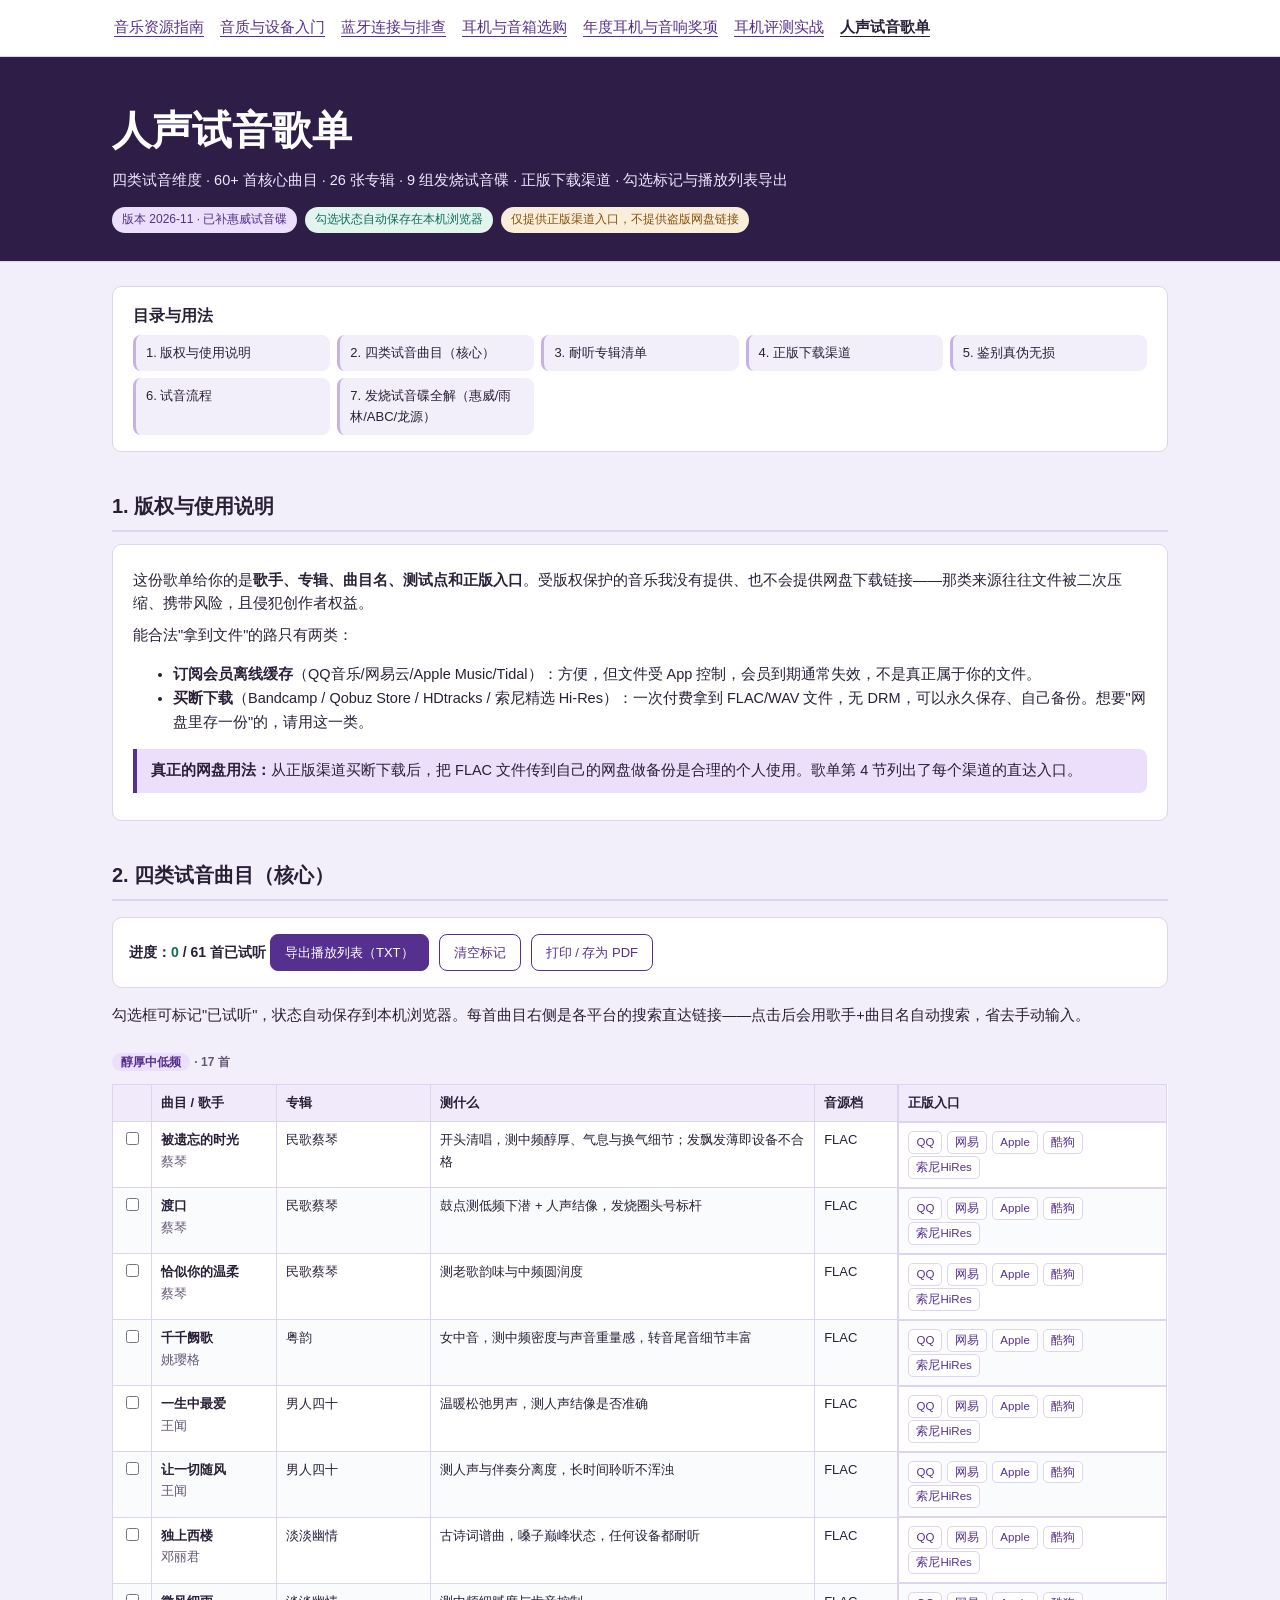
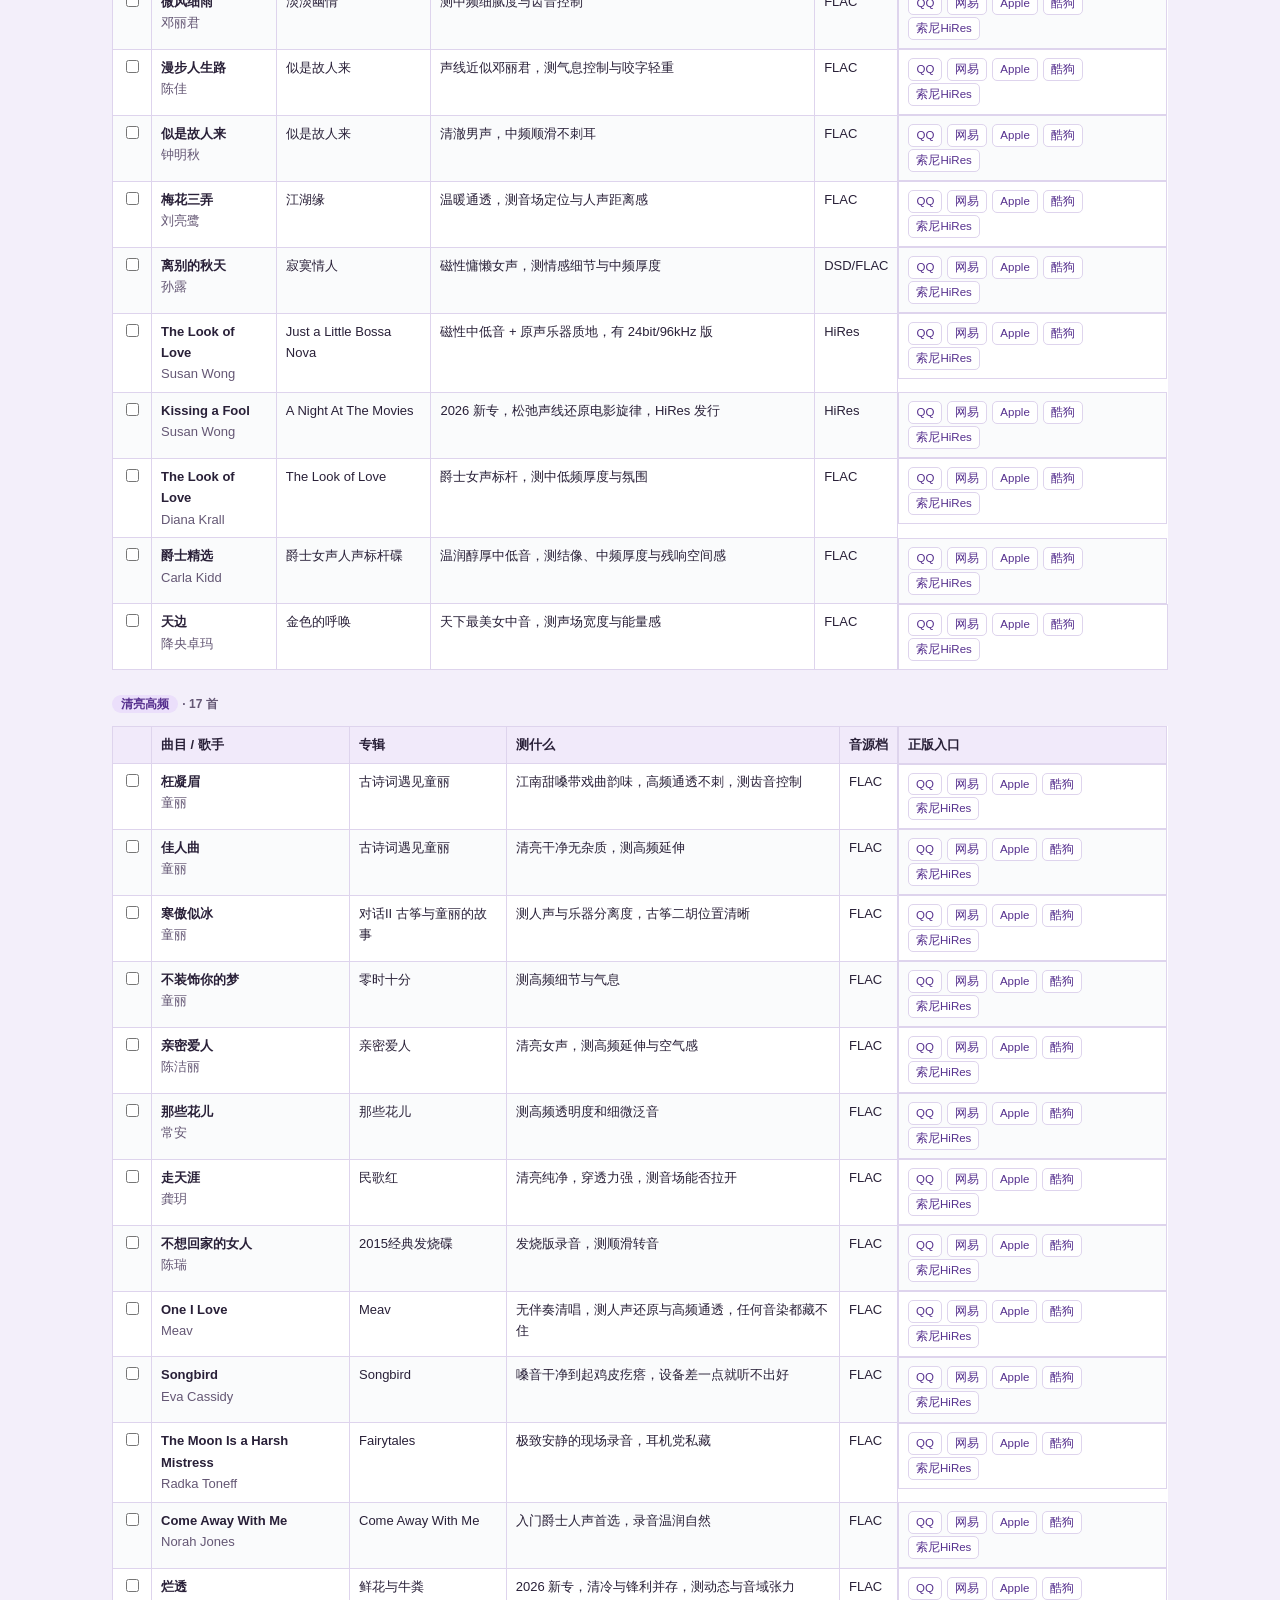
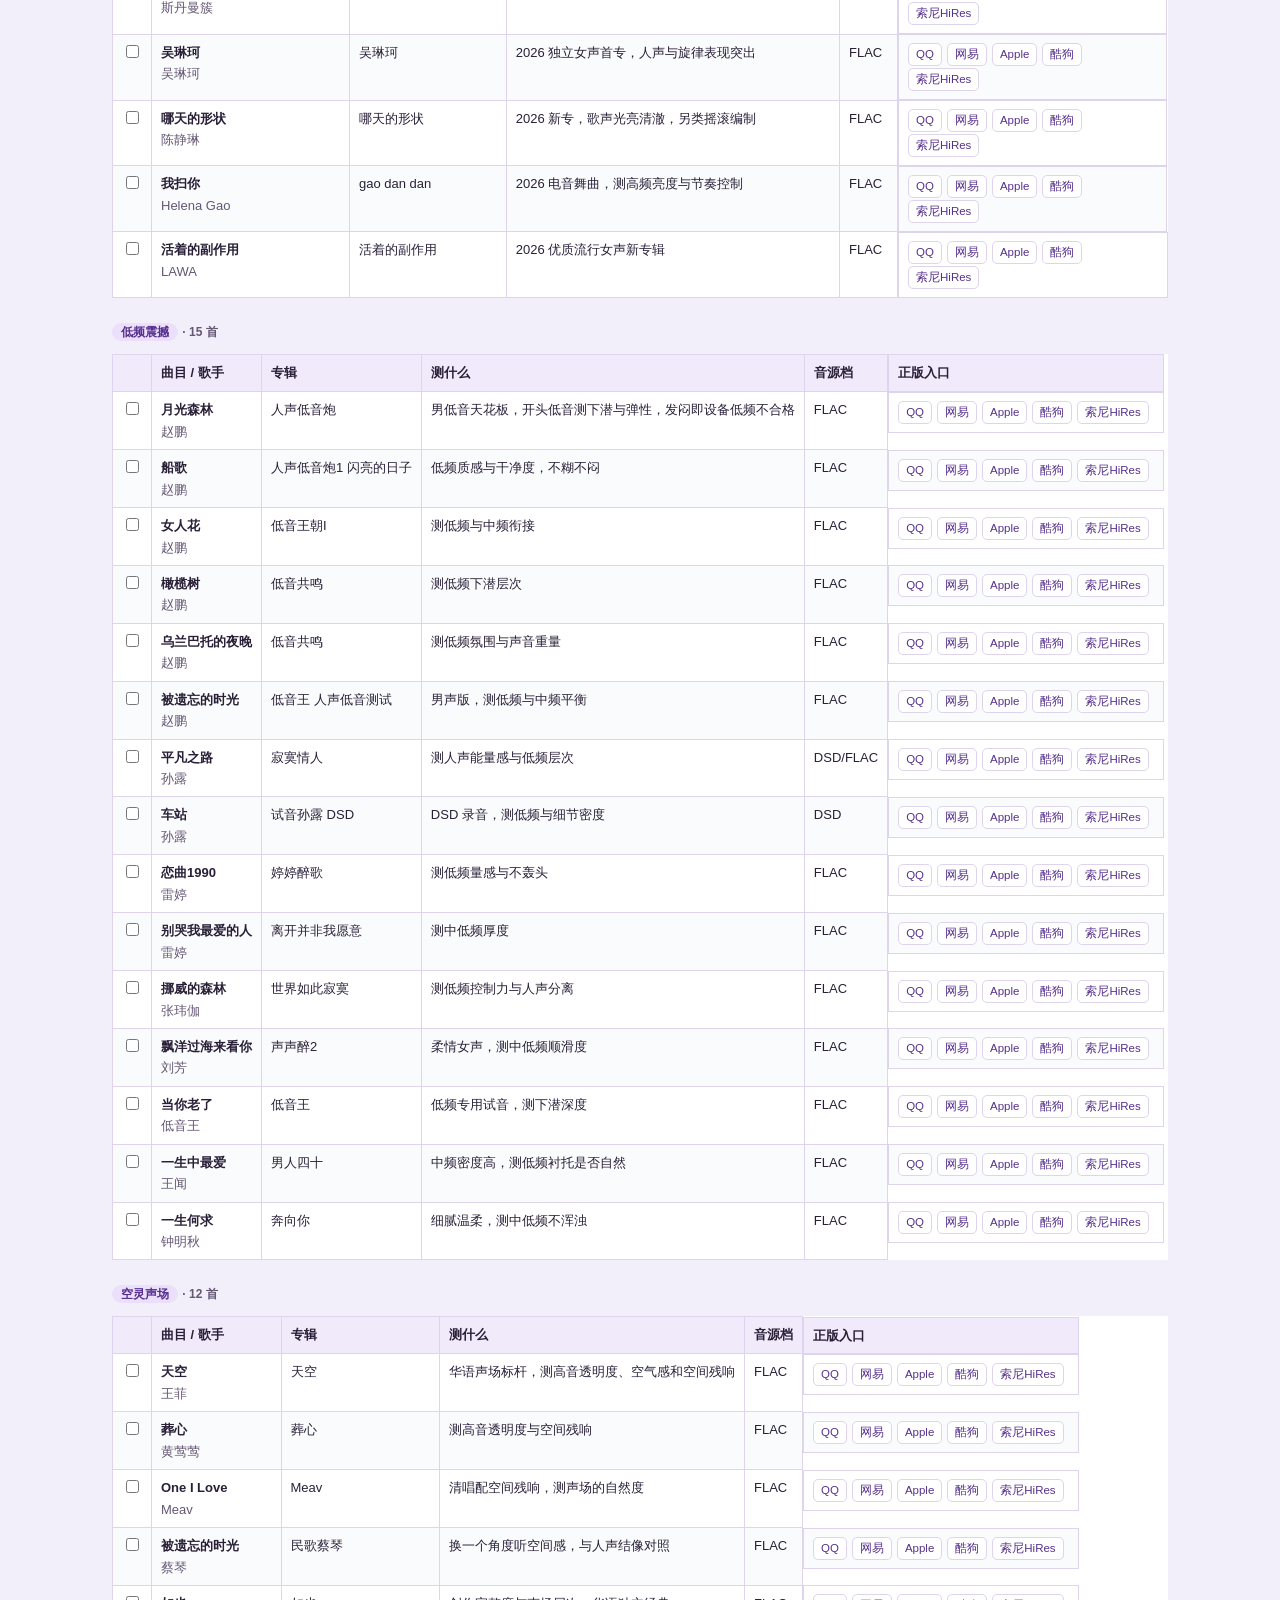
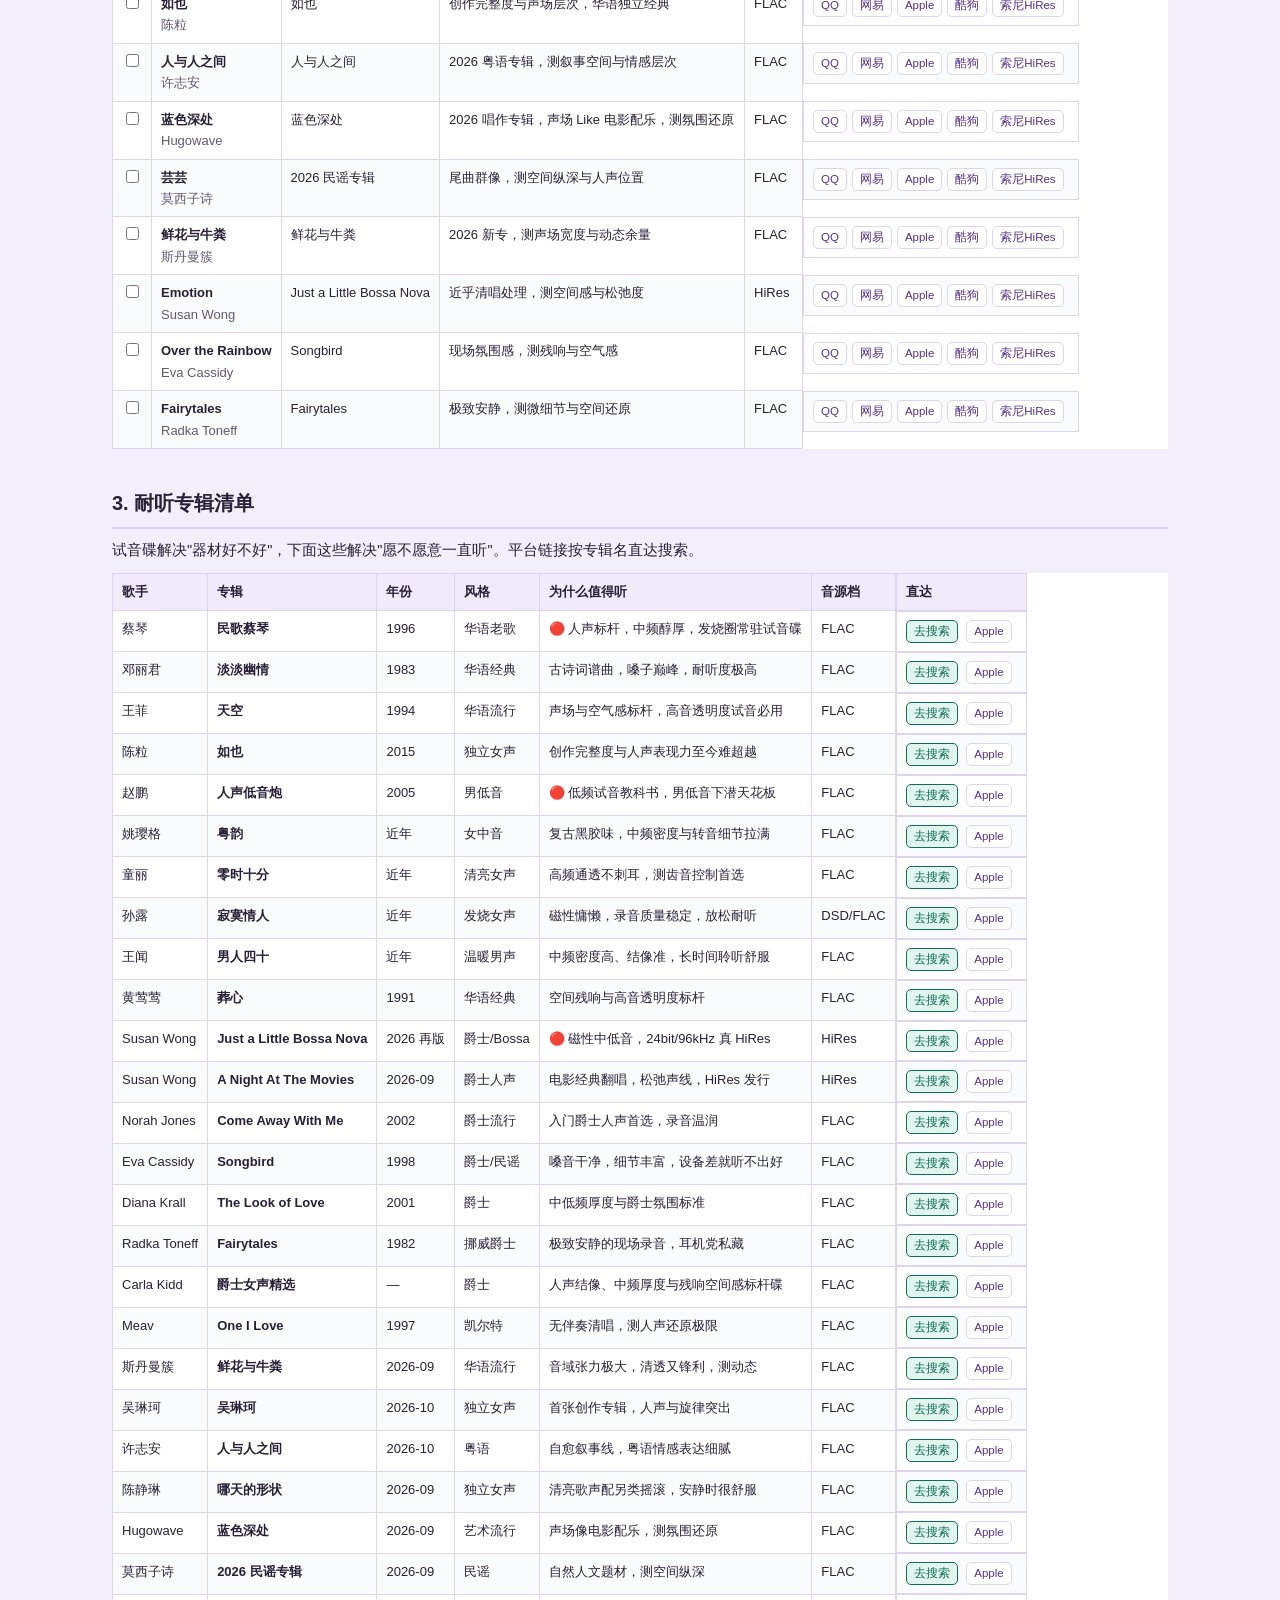
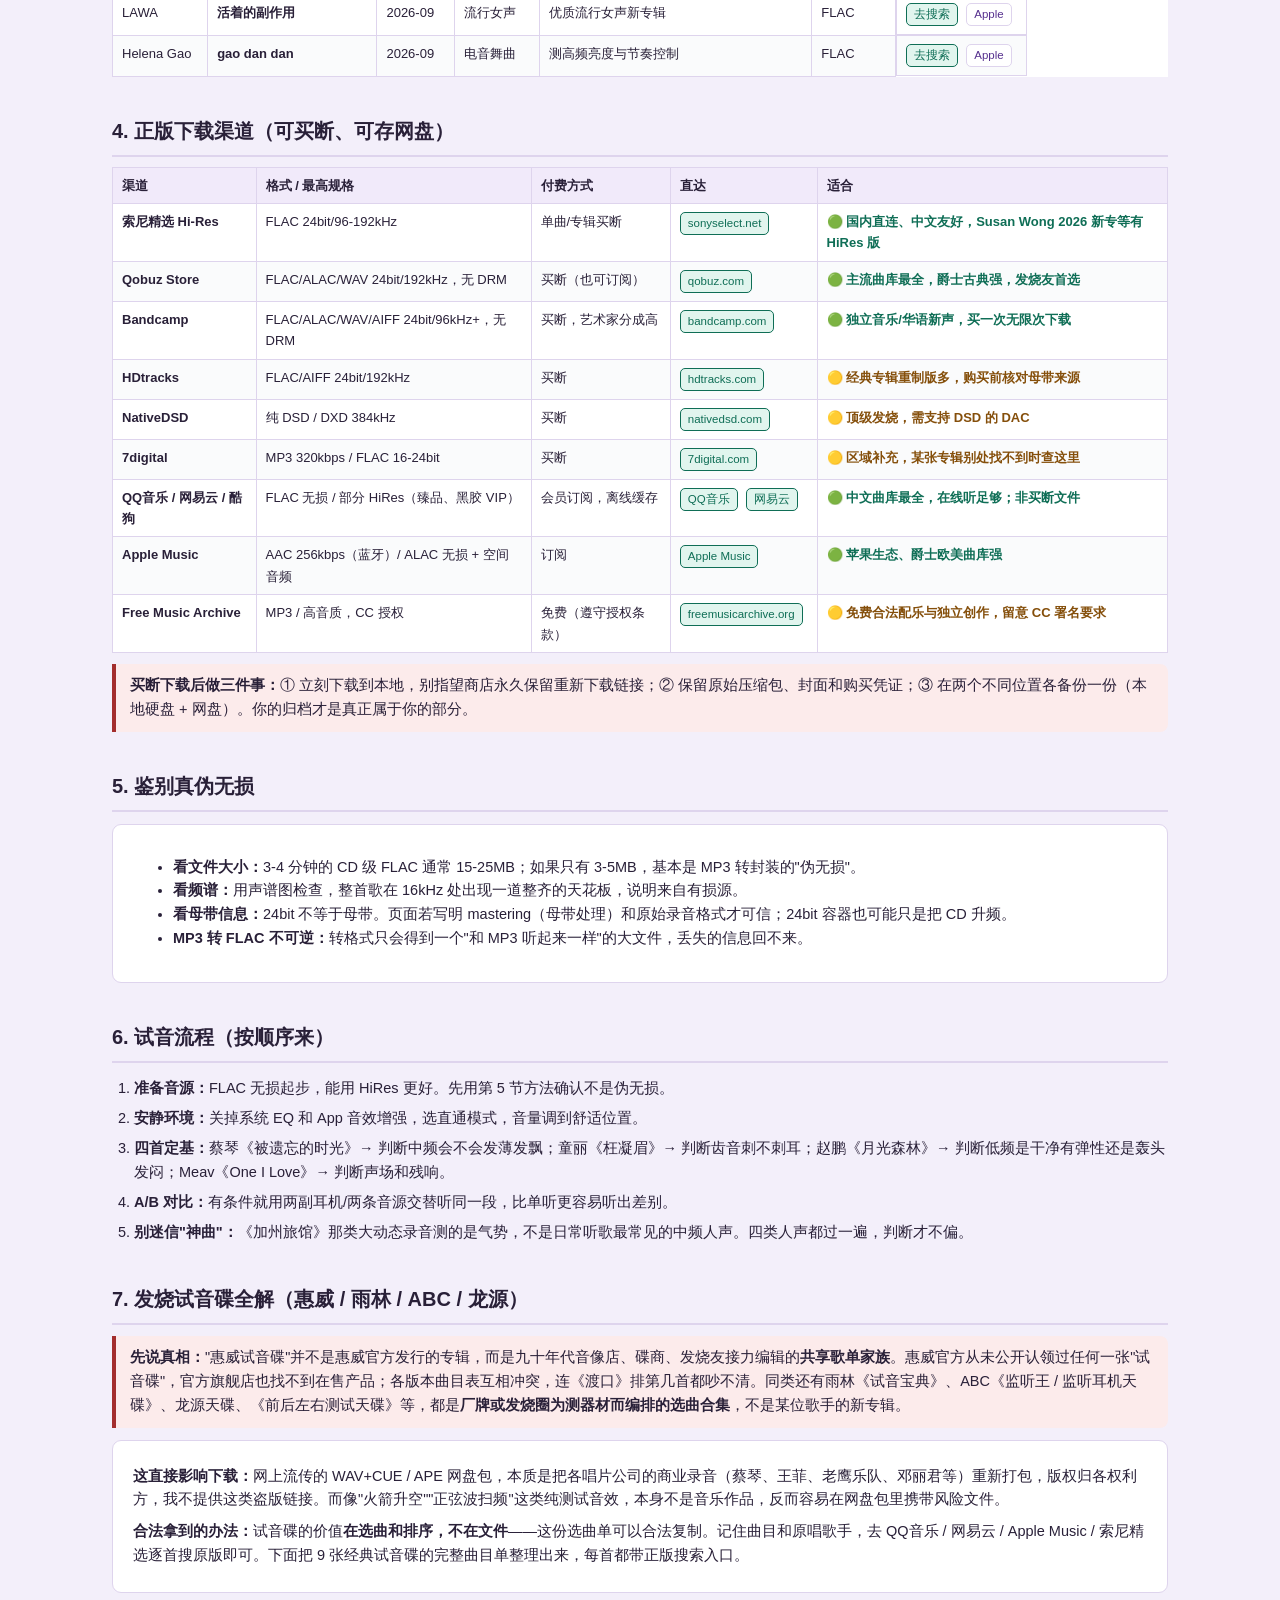
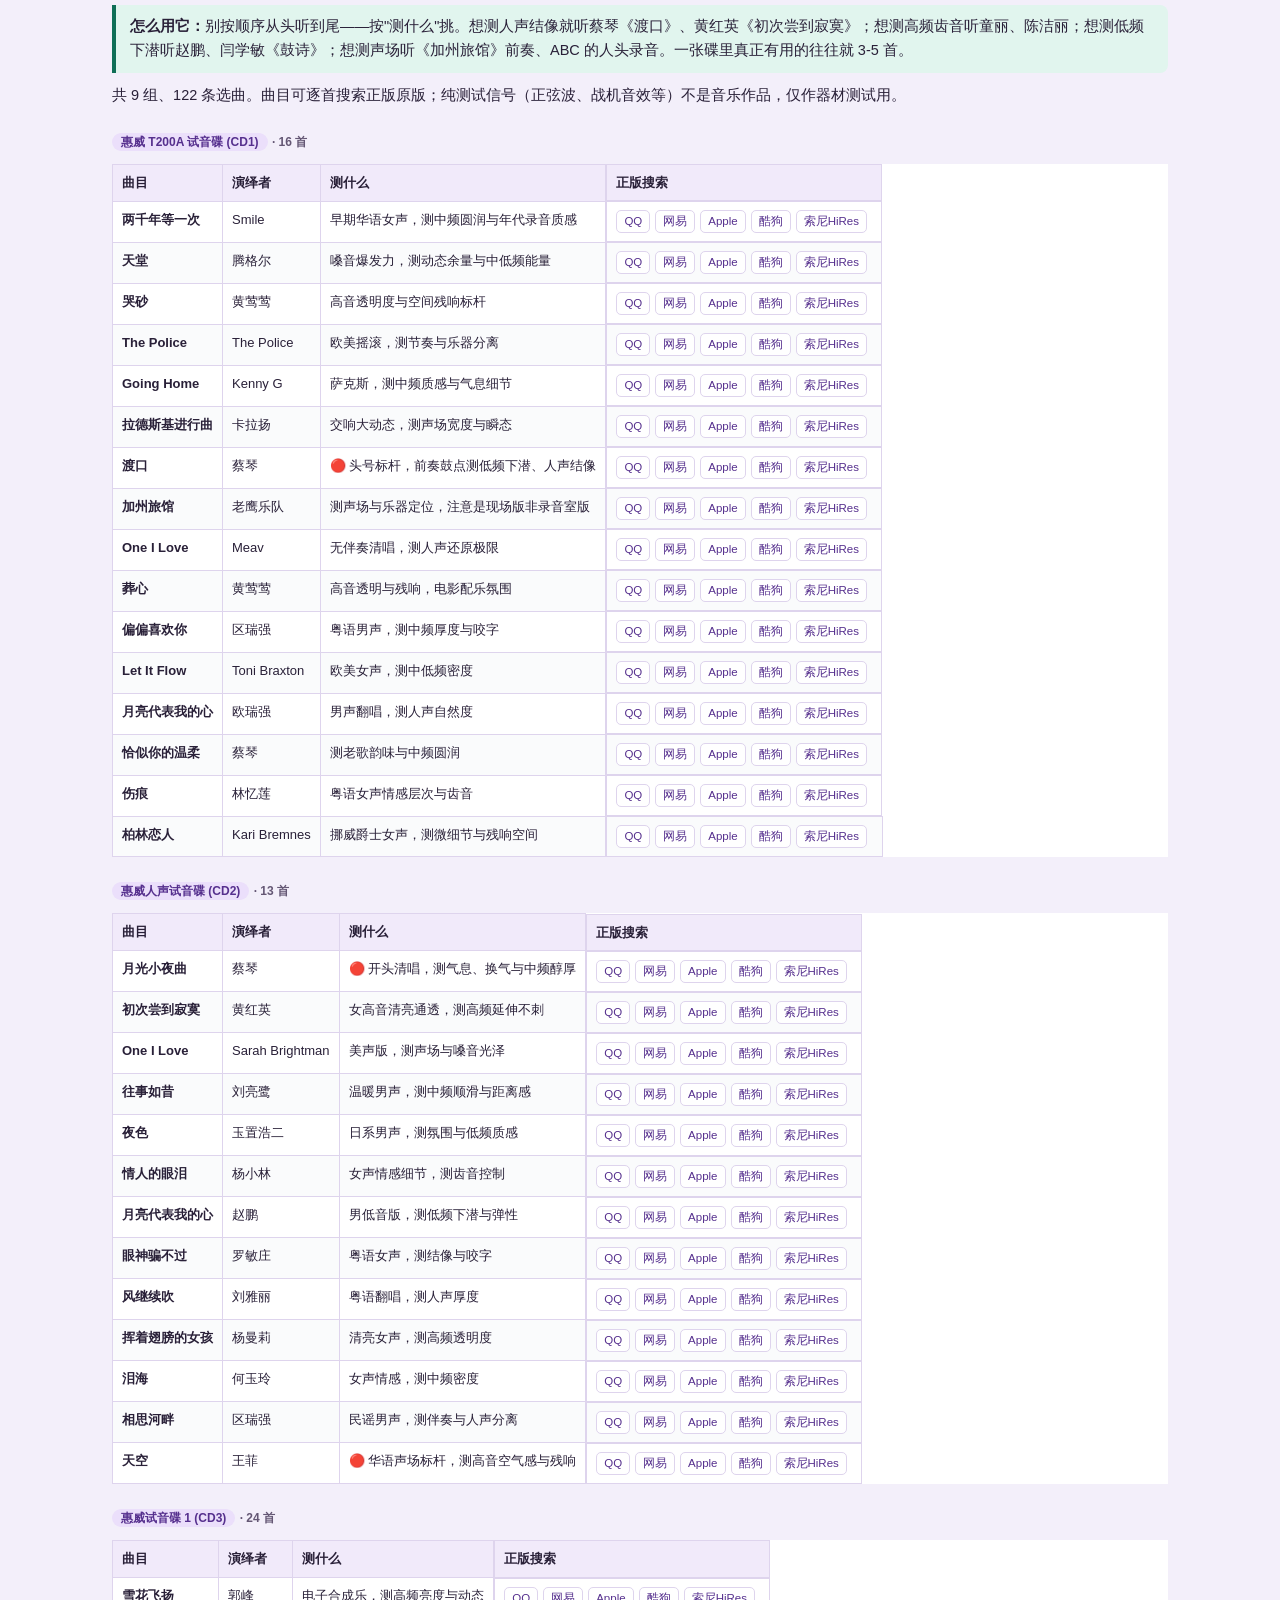
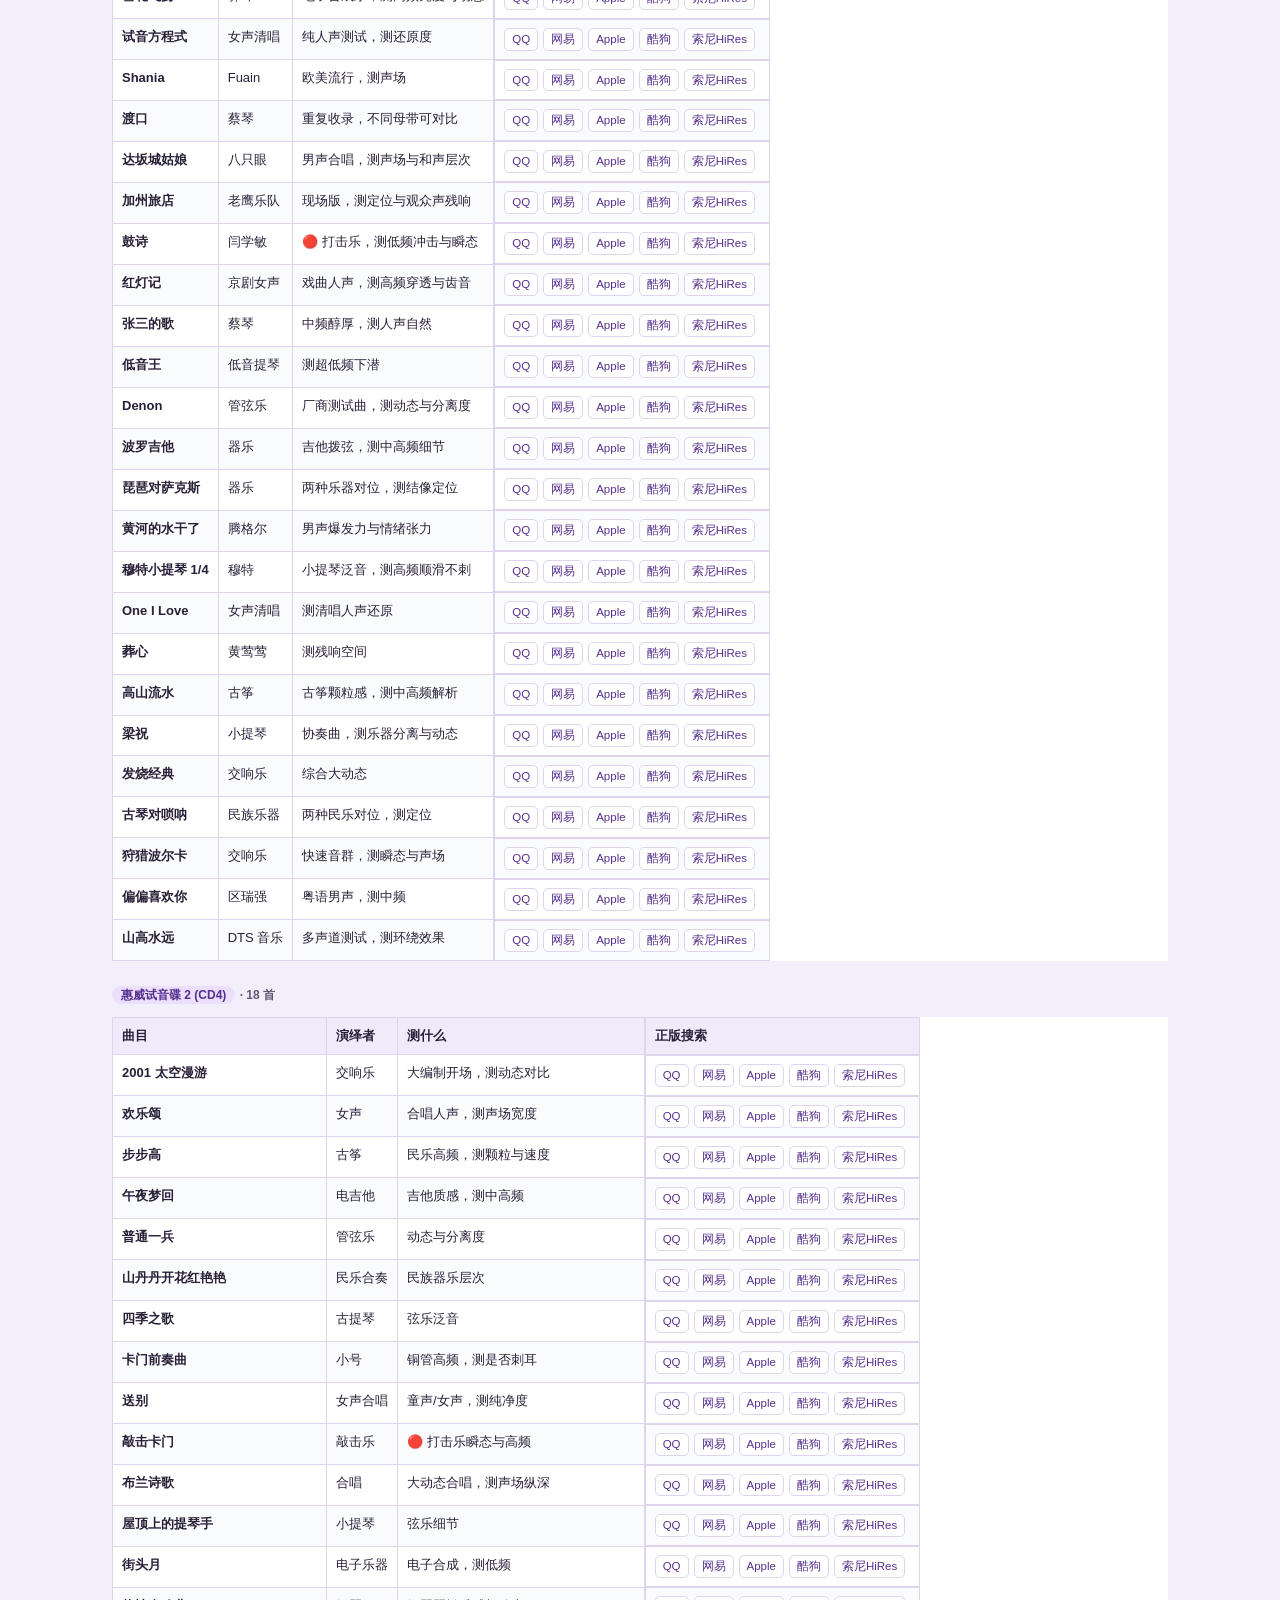
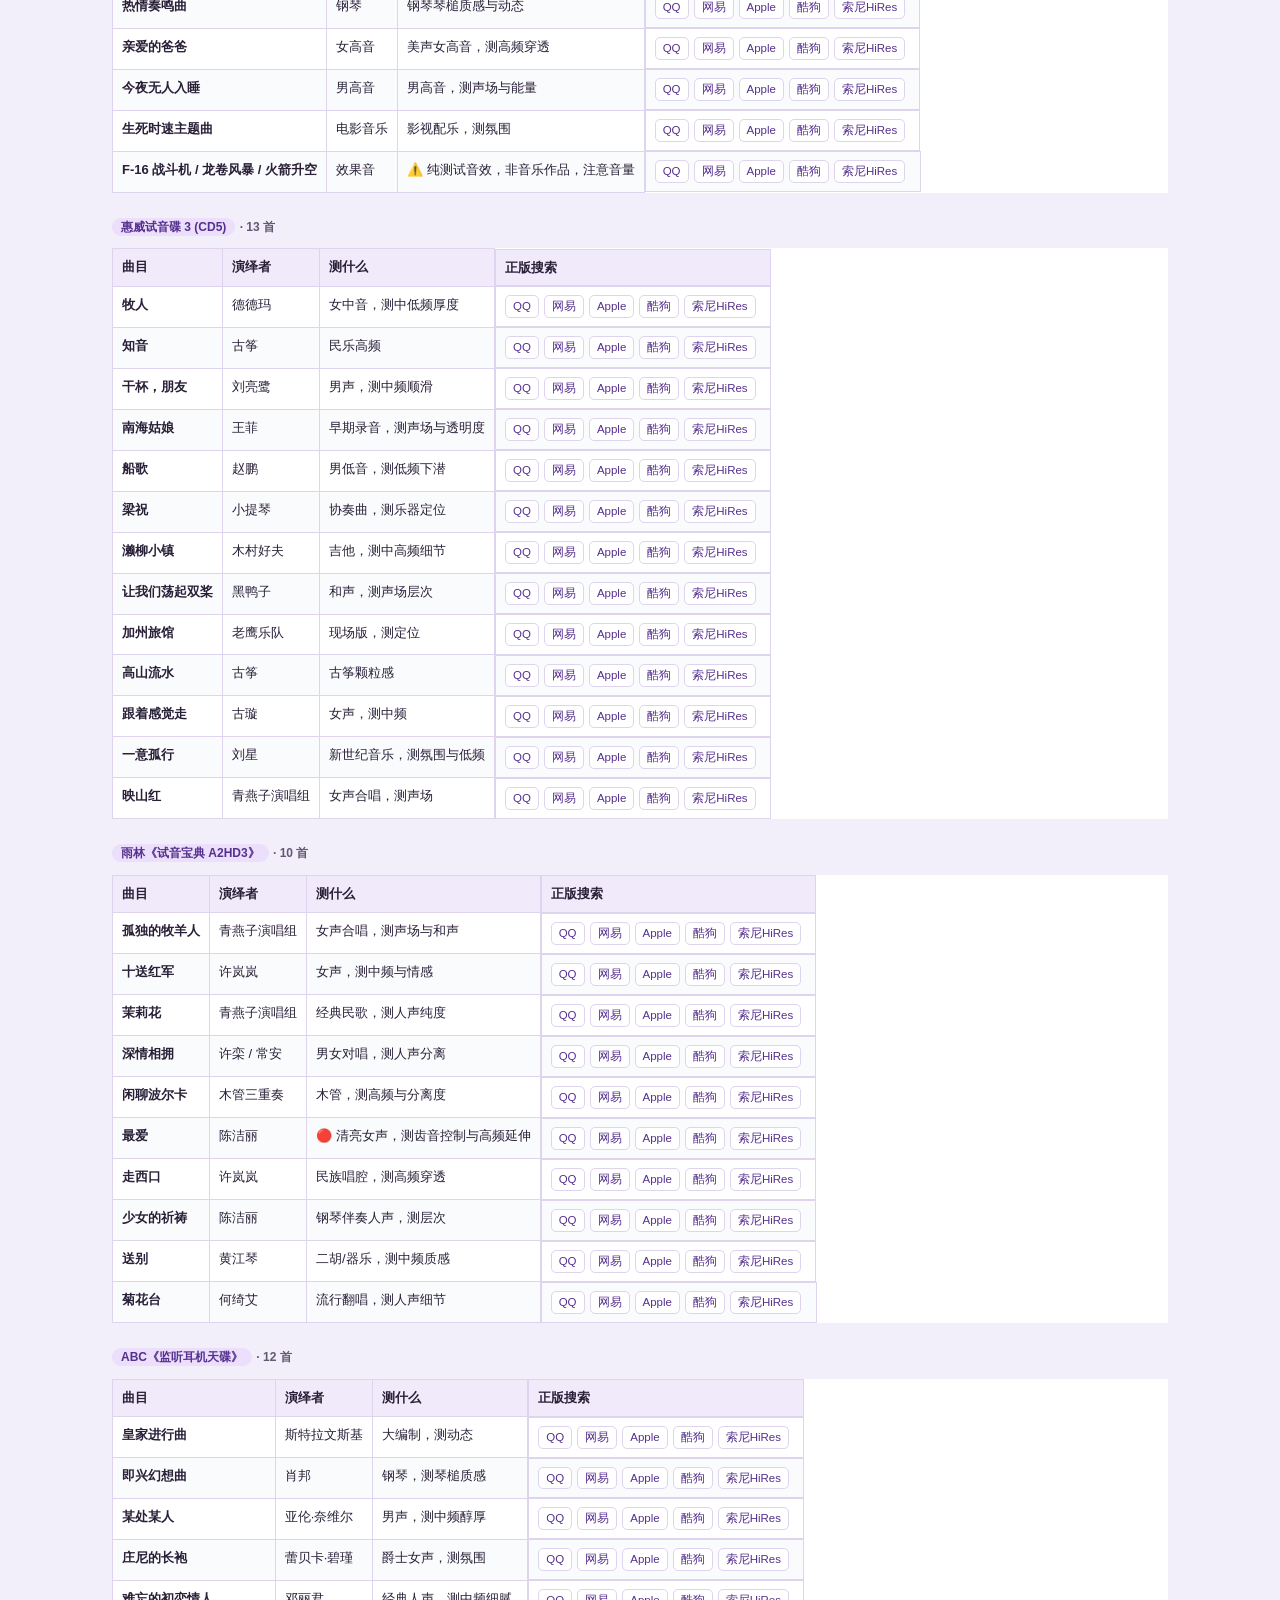
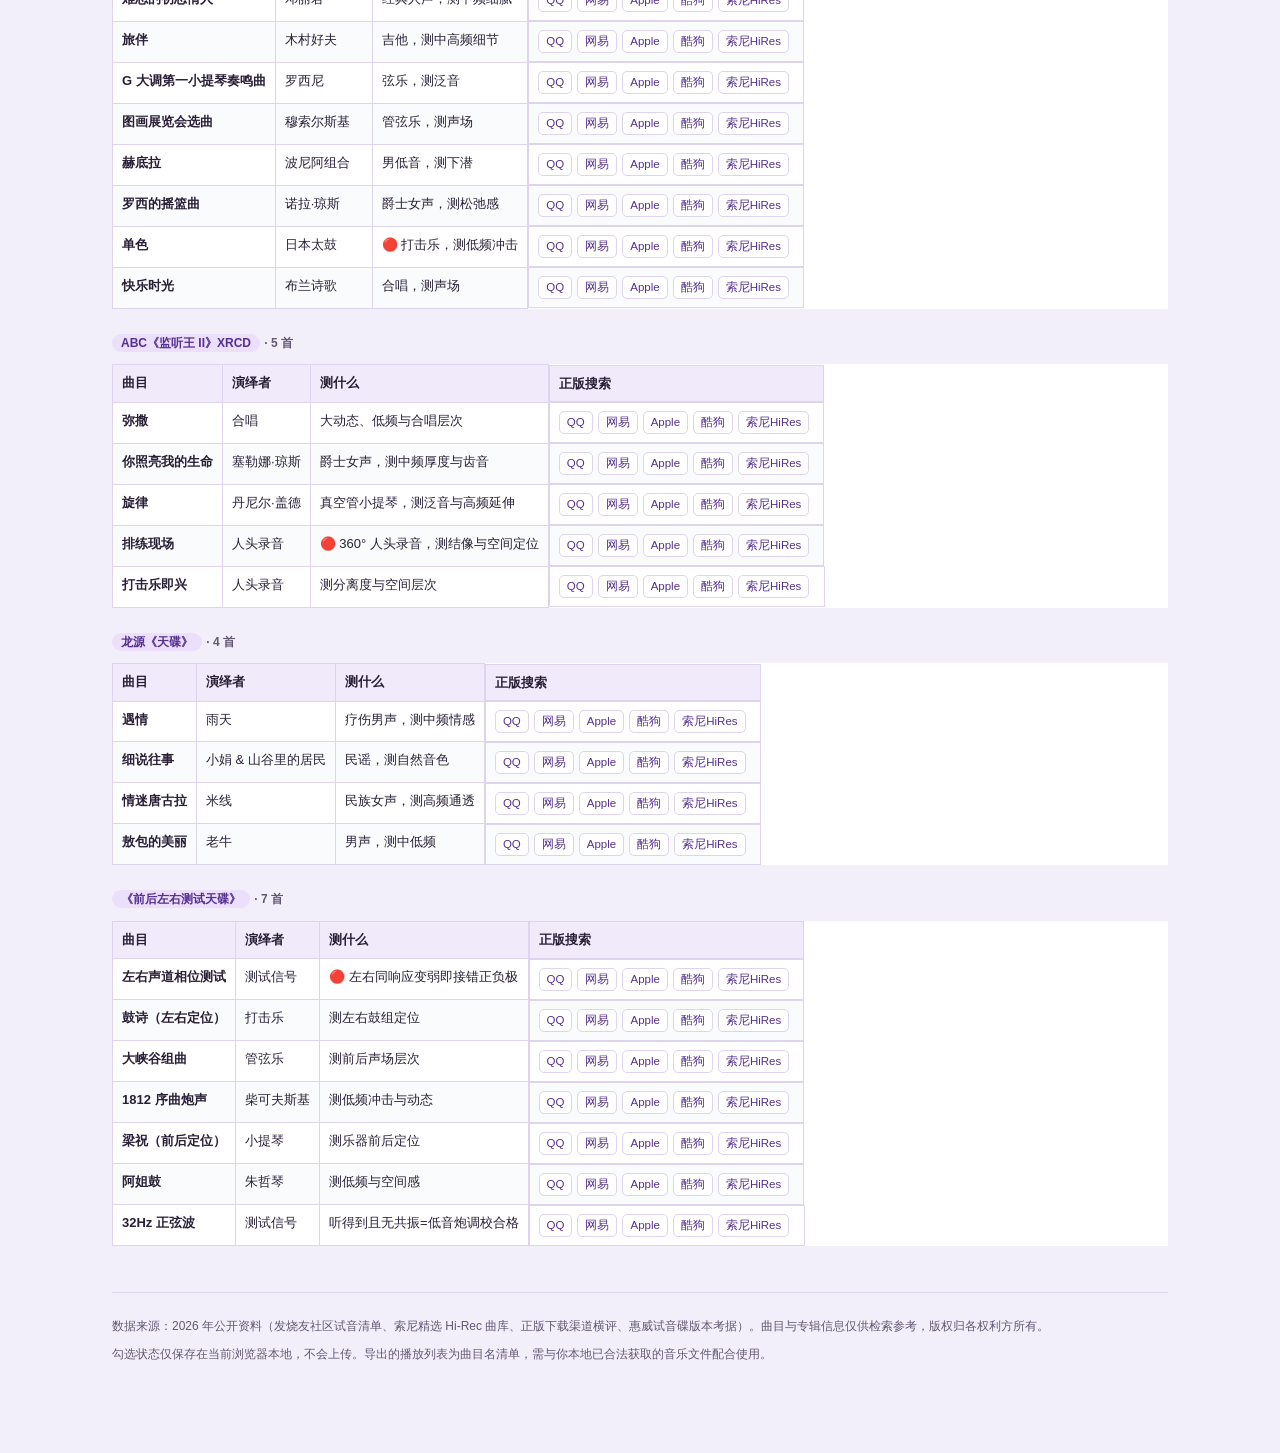
<file: listening/vocal-playlist.html>
<!DOCTYPE html>
<html lang="zh-CN">
<head>
<meta charset="UTF-8">
<meta name="viewport" content="width=device-width, initial-scale=1.0">
<title>人声试音歌单 | 听音指南</title>
<style>
:root{
  --bg:#f7f8fa; --card:#fff; --ink:#1f2430; --muted:#5f6775; --line:#e3e6eb;
  --blue:#185fa5; --blue-bg:#e6f1fb; --green:#0f6e56; --green-bg:#e1f5ee;
  --amber:#854f0b; --amber-bg:#faeeda; --red:#a32d2d; --red-bg:#fcebeb;
}
*{box-sizing:border-box}
body{margin:0;background:var(--bg);color:var(--ink);font-family:-apple-system,BlinkMacSystemFont,"Segoe UI","PingFang SC","Microsoft YaHei",sans-serif;font-size:14.5px;line-height:1.65}
.wrap{max-width:1100px;margin:0 auto;padding:0 22px 80px}
header{background:#fff;border-bottom:1px solid var(--line);padding:40px 0 28px;margin-bottom:24px}
header .wrap{padding-bottom:0}
h1{font-size:27px;margin:0 0 6px;font-weight:600}
.sub{color:var(--muted);margin:0}
.meta{margin-top:14px;display:flex;flex-wrap:wrap;gap:8px}
.tag{font-size:12px;padding:3px 10px;border-radius:20px;background:var(--blue-bg);color:var(--blue)}
.tag.g{background:var(--green-bg);color:var(--green)}
.tag.a{background:var(--amber-bg);color:var(--amber)}
h2{font-size:20px;margin:38px 0 10px;padding-bottom:7px;border-bottom:2px solid var(--ink);font-weight:600}
h3{font-size:15.5px;margin:20px 0 7px;font-weight:600}
p{margin:8px 0}
.card{background:var(--card);border:1px solid var(--line);border-radius:12px;padding:16px 20px;margin:12px 0}
.toc{display:grid;grid-template-columns:repeat(auto-fit,minmax(180px,1fr));gap:7px}
.toc a{display:block;padding:7px 10px;background:var(--bg);border-radius:8px;color:var(--ink);text-decoration:none;font-size:13px}
.toc a:hover{background:var(--blue-bg);color:var(--blue)}
table{width:100%;border-collapse:collapse;margin:10px 0;font-size:13px;background:#fff;display:block;overflow-x:auto}
th,td{border:1px solid var(--line);padding:7px 9px;text-align:left;vertical-align:top}
th{background:#f0f3f7;font-weight:600;white-space:nowrap}
tr:nth-child(even) td{background:#fafbfc}
tr.done td{background:var(--green-bg)!important;color:var(--muted)}
.note{border-left:4px solid var(--blue);background:var(--blue-bg);padding:10px 14px;border-radius:0 8px 8px 0;margin:11px 0}
.warn{border-left:4px solid var(--red);background:var(--red-bg);padding:10px 14px;border-radius:0 8px 8px 0;margin:11px 0}
.tip{border-left:4px solid var(--green);background:var(--green-bg);padding:10px 14px;border-radius:0 8px 8px 0;margin:11px 0}
a.plat{display:inline-block;margin:1px 5px 1px 0;padding:1px 7px;border:1px solid var(--line);border-radius:5px;color:var(--blue);text-decoration:none;font-size:11.5px;white-space:nowrap;background:#fff}
a.plat:hover{background:var(--blue-bg);border-color:var(--blue)}
a.dl{display:inline-block;margin:1px 5px 1px 0;padding:1px 7px;border:1px solid var(--green);border-radius:5px;color:var(--green);text-decoration:none;font-size:11.5px;white-space:nowrap;background:var(--green-bg)}
button{font:inherit;font-size:13px;padding:7px 14px;border:1px solid var(--blue);border-radius:8px;background:var(--blue);color:#fff;cursor:pointer;margin:4px 6px 4px 0}
button.sec{background:#fff;color:var(--blue)}
.bar{display:flex;align-items:center;gap:12px;flex-wrap:wrap;margin:16px 0;padding:12px 16px;background:#fff;border:1px solid var(--line);border-radius:10px}
.bar b{font-size:14px}
.bar .count{color:var(--green);font-weight:600}
.dim{background:var(--blue-bg);color:var(--blue);font-size:12px;padding:2px 9px;border-radius:20px;white-space:nowrap}
.p0{color:var(--red);font-weight:600}
.p1{color:var(--amber);font-weight:600}
.p2{color:var(--green);font-weight:600}
ol.steps{padding-left:22px}
ol.steps li{margin:6px 0}
footer{margin-top:46px;padding-top:16px;border-top:1px solid var(--line);color:var(--muted);font-size:12px}
.noiprint{display:block}
@media print{
  body{background:#fff;font-size:11px}
  header{padding:10px 0;margin-bottom:12px}
  h1{font-size:20px}
  h2{font-size:15px;margin:18px 0 6px;page-break-after:avoid}
  h3{font-size:12.5px;page-break-after:avoid}
  .card{padding:10px 12px;margin:8px 0}
  table{font-size:9.5px;display:table;page-break-inside:auto}
  tr{page-break-inside:avoid}
  th,td{padding:3px 5px}
  .noiprint{display:none!important}
  a.plat,a.dl{border:none;padding:0;color:#000}
  a.plat::after{content:" ·"}
  .toc{display:none}
}
</style>
<link rel="stylesheet" href="../shelf.css">
<link rel="stylesheet" href="listening.css">
</head>
<body class="shelf-article">
<nav class="listening-nav noiprint" aria-label="听音指南导航"><div><a href="../index.html#listening">音乐资源指南</a><a href="audio-basics.html">音质与设备入门</a><a href="bluetooth-help.html">蓝牙连接与排查</a><a href="buying-guide.html">耳机与音箱选购</a><a href="world-audio-awards.html">年度耳机与音响奖项</a><a href="headphone-tests.html">耳机评测实战</a><a href="vocal-playlist.html" aria-current="page">人声试音歌单</a></div></nav>
<header>
  <div class="wrap">
    <h1>人声试音歌单</h1>
    <p class="sub">四类试音维度 · 60+ 首核心曲目 · 26 张专辑 · 9 组发烧试音碟 · 正版下载渠道 · 勾选标记与播放列表导出</p>
    <div class="meta">
      <span class="tag">版本 2026-11 · 已补惠威试音碟</span>
      <span class="tag g">勾选状态自动保存在本机浏览器</span>
      <span class="tag a">仅提供正版渠道入口，不提供盗版网盘链接</span>
    </div>
  </div>
</header>
<div class="wrap">

<div class="card noiprint">
  <h3 style="margin-top:0">目录与用法</h3>
  <div class="toc">
    <a href="#s1">1. 版权与使用说明</a>
    <a href="#s2">2. 四类试音曲目（核心）</a>
    <a href="#s3">3. 耐听专辑清单</a>
    <a href="#s4">4. 正版下载渠道</a>
    <a href="#s5">5. 鉴别真伪无损</a>
    <a href="#s6">6. 试音流程</a>
    <a href="#s7">7. 发烧试音碟全解（惠威/雨林/ABC/龙源）</a>
  </div>
</div>

<h2 id="s1">1. 版权与使用说明</h2>
<div class="card">
<p>这份歌单给你的是<strong>歌手、专辑、曲目名、测试点和正版入口</strong>。受版权保护的音乐我没有提供、也不会提供网盘下载链接——那类来源往往文件被二次压缩、携带风险，且侵犯创作者权益。</p>
<p>能合法"拿到文件"的路只有两类：</p>
<ul>
<li><strong>订阅会员离线缓存</strong>（QQ音乐/网易云/Apple Music/Tidal）：方便，但文件受 App 控制，会员到期通常失效，不是真正属于你的文件。</li>
<li><strong>买断下载</strong>（Bandcamp / Qobuz Store / HDtracks / 索尼精选 Hi-Res）：一次付费拿到 FLAC/WAV 文件，无 DRM，可以永久保存、自己备份。想要"网盘里存一份"的，请用这一类。</li>
</ul>
<div class="note"><strong>真正的网盘用法：</strong>从正版渠道买断下载后，把 FLAC 文件传到自己的网盘做备份是合理的个人使用。歌单第 4 节列出了每个渠道的直达入口。</div>
</div>

<h2 id="s2">2. 四类试音曲目（核心）</h2>
<div class="bar noiprint">
  <b>进度：<span class="count" id="cnt">0</span> / <span id="tot">0</span> 首已试听</b>
  <button onclick="exportList()">导出播放列表（TXT）</button>
  <button class="sec" onclick="resetAll()">清空标记</button>
  <button class="sec" onclick="window.print()">打印 / 存为 PDF</button>
</div>
<p>勾选框可标记"已试听"，状态自动保存到本机浏览器。每首曲目右侧是各平台的搜索直达链接——点击后会用歌手+曲目名自动搜索，省去手动输入。</p>
<div id="tracks"></div>

<h2 id="s3">3. 耐听专辑清单</h2>
<p>试音碟解决"器材好不好"，下面这些解决"愿不愿意一直听"。平台链接按专辑名直达搜索。</p>
<div id="albums"></div>

<h2 id="s4">4. 正版下载渠道（可买断、可存网盘）</h2>
<table>
<thead><tr><th>渠道</th><th>格式 / 最高规格</th><th>付费方式</th><th>直达</th><th>适合</th></tr></thead>
<tbody>
<tr><td><strong>索尼精选 Hi-Res</strong></td><td>FLAC 24bit/96-192kHz</td><td>单曲/专辑买断</td><td><a class="dl" href="https://music.sonyselect.net/" target="_blank">sonyselect.net</a></td><td class="p2">🟢 国内直连、中文友好，Susan Wong 2026 新专等有 HiRes 版</td></tr>
<tr><td><strong>Qobuz Store</strong></td><td>FLAC/ALAC/WAV 24bit/192kHz，无 DRM</td><td>买断（也可订阅）</td><td><a class="dl" href="https://www.qobuz.com/" target="_blank">qobuz.com</a></td><td class="p2">🟢 主流曲库最全，爵士古典强，发烧友首选</td></tr>
<tr><td><strong>Bandcamp</strong></td><td>FLAC/ALAC/WAV/AIFF 24bit/96kHz+，无 DRM</td><td>买断，艺术家分成高</td><td><a class="dl" href="https://bandcamp.com/" target="_blank">bandcamp.com</a></td><td class="p2">🟢 独立音乐/华语新声，买一次无限次下载</td></tr>
<tr><td><strong>HDtracks</strong></td><td>FLAC/AIFF 24bit/192kHz</td><td>买断</td><td><a class="dl" href="https://www.hdtracks.com/" target="_blank">hdtracks.com</a></td><td class="p1">🟡 经典专辑重制版多，购买前核对母带来源</td></tr>
<tr><td><strong>NativeDSD</strong></td><td>纯 DSD / DXD 384kHz</td><td>买断</td><td><a class="dl" href="https://www.nativedsd.com/" target="_blank">nativedsd.com</a></td><td class="p1">🟡 顶级发烧，需支持 DSD 的 DAC</td></tr>
<tr><td><strong>7digital</strong></td><td>MP3 320kbps / FLAC 16-24bit</td><td>买断</td><td><a class="dl" href="https://www.7digital.com/" target="_blank">7digital.com</a></td><td class="p1">🟡 区域补充，某张专辑别处找不到时查这里</td></tr>
<tr><td><strong>QQ音乐 / 网易云 / 酷狗</strong></td><td>FLAC 无损 / 部分 HiRes（臻品、黑胶 VIP）</td><td>会员订阅，离线缓存</td><td><a class="dl" href="https://y.qq.com/" target="_blank">QQ音乐</a> <a class="dl" href="https://music.163.com/" target="_blank">网易云</a></td><td class="p2">🟢 中文曲库最全，在线听足够；非买断文件</td></tr>
<tr><td><strong>Apple Music</strong></td><td>AAC 256kbps（蓝牙）/ ALAC 无损 + 空间音频</td><td>订阅</td><td><a class="dl" href="https://music.apple.com/cn/browse" target="_blank">Apple Music</a></td><td class="p2">🟢 苹果生态、爵士欧美曲库强</td></tr>
<tr><td><strong>Free Music Archive</strong></td><td>MP3 / 高音质，CC 授权</td><td>免费（遵守授权条款）</td><td><a class="dl" href="https://freemusicarchive.org/" target="_blank">freemusicarchive.org</a></td><td class="p1">🟡 免费合法配乐与独立创作，留意 CC 署名要求</td></tr>
</tbody>
</table>
<div class="warn"><strong>买断下载后做三件事：</strong>① 立刻下载到本地，别指望商店永久保留重新下载链接；② 保留原始压缩包、封面和购买凭证；③ 在两个不同位置各备份一份（本地硬盘 + 网盘）。你的归档才是真正属于你的部分。</div>

<h2 id="s5">5. 鉴别真伪无损</h2>
<div class="card">
<ul>
<li><strong>看文件大小：</strong>3-4 分钟的 CD 级 FLAC 通常 15-25MB；如果只有 3-5MB，基本是 MP3 转封装的"伪无损"。</li>
<li><strong>看频谱：</strong>用声谱图检查，整首歌在 16kHz 处出现一道整齐的天花板，说明来自有损源。</li>
<li><strong>看母带信息：</strong>24bit 不等于母带。页面若写明 mastering（母带处理）和原始录音格式才可信；24bit 容器也可能只是把 CD 升频。</li>
<li><strong>MP3 转 FLAC 不可逆：</strong>转格式只会得到一个"和 MP3 听起来一样"的大文件，丢失的信息回不来。</li>
</ul>
</div>

<h2 id="s6">6. 试音流程（按顺序来）</h2>
<ol class="steps">
<li><strong>准备音源：</strong>FLAC 无损起步，能用 HiRes 更好。先用第 5 节方法确认不是伪无损。</li>
<li><strong>安静环境：</strong>关掉系统 EQ 和 App 音效增强，选直通模式，音量调到舒适位置。</li>
<li><strong>四首定基：</strong>蔡琴《被遗忘的时光》→ 判断中频会不会发薄发飘；童丽《枉凝眉》→ 判断齿音刺不刺耳；赵鹏《月光森林》→ 判断低频是干净有弹性还是轰头发闷；Meav《One I Love》→ 判断声场和残响。</li>
<li><strong>A/B 对比：</strong>有条件就用两副耳机/两条音源交替听同一段，比单听更容易听出差别。</li>
<li><strong>别迷信"神曲"：</strong>《加州旅馆》那类大动态录音测的是气势，不是日常听歌最常见的中频人声。四类人声都过一遍，判断才不偏。</li>
</ol>

<h2 id="s7">7. 发烧试音碟全解（惠威 / 雨林 / ABC / 龙源）</h2>
<div class="warn"><strong>先说真相：</strong>"惠威试音碟"并不是惠威官方发行的专辑，而是九十年代音像店、碟商、发烧友接力编辑的<strong>共享歌单家族</strong>。惠威官方从未公开认领过任何一张"试音碟"，官方旗舰店也找不到在售产品；各版本曲目表互相冲突，连《渡口》排第几首都吵不清。同类还有雨林《试音宝典》、ABC《监听王 / 监听耳机天碟》、龙源天碟、《前后左右测试天碟》等，都是<strong>厂牌或发烧圈为测器材而编排的选曲合集</strong>，不是某位歌手的新专辑。</div>
<div class="card">
<p><strong>这直接影响下载：</strong>网上流传的 WAV+CUE / APE 网盘包，本质是把各唱片公司的商业录音（蔡琴、王菲、老鹰乐队、邓丽君等）重新打包，版权归各权利方，我不提供这类盗版链接。而像"火箭升空""正弦波扫频"这类纯测试音效，本身不是音乐作品，反而容易在网盘包里携带风险文件。</p>
<p><strong>合法拿到的办法：</strong>试音碟的价值<strong>在选曲和排序，不在文件</strong>——这份选曲单可以合法复制。记住曲目和原唱歌手，去 QQ音乐 / 网易云 / Apple Music / 索尼精选逐首搜原版即可。下面把 9 张经典试音碟的完整曲目单整理出来，每首都带正版搜索入口。</p>
</div>
<div class="tip"><strong>怎么用它：</strong>别按顺序从头听到尾——按"测什么"挑。想测人声结像就听蔡琴《渡口》、黄红英《初次尝到寂寞》；想测高频齿音听童丽、陈洁丽；想测低频下潜听赵鹏、闫学敏《鼓诗》；想测声场听《加州旅馆》前奏、ABC 的人头录音。一张碟里真正有用的往往就 3-5 首。</div>
<div id="hivi"></div>

<footer>
<p>数据来源：2026 年公开资料（发烧友社区试音清单、索尼精选 Hi-Rec 曲库、正版下载渠道横评、惠威试音碟版本考据）。曲目与专辑信息仅供检索参考，版权归各权利方所有。</p>
<p>勾选状态仅保存在当前浏览器本地，不会上传。导出的播放列表为曲目名清单，需与你本地已合法获取的音乐文件配合使用。</p>
</footer>
</div>

<script>
const P = {
  qq: q => 'https://y.qq.com/n/ryqq/search?w=' + encodeURIComponent(q),
  wy: q => 'https://music.163.com/#/search/m/?s=' + encodeURIComponent(q),
  ap: q => 'https://music.apple.com/cn/search?term=' + encodeURIComponent(q),
  kg: q => 'https://www.kugou.com/search/?keyword=' + encodeURIComponent(q),
  so: q => 'https://music.sonyselect.net/search?keyword=' + encodeURIComponent(q),
  bc: q => 'https://bandcamp.com/search?q=' + encodeURIComponent(q)
};
function links(artist, title, album){
  const q1 = artist + ' ' + title;
  const q2 = artist + ' ' + album;
  return '<a class="plat" target="_blank" href="' + P.qq(q1) + '">QQ</a>' +
         '<a class="plat" target="_blank" href="' + P.wy(q1) + '">网易</a>' +
         '<a class="plat" target="_blank" href="' + P.ap(q1) + '">Apple</a>' +
         '<a class="plat" target="_blank" href="' + P.kg(q1) + '">酷狗</a>' +
         '<a class="plat" target="_blank" href="' + P.so(q2) + '">索尼HiRes</a>';
}

const tracks = [
// 醇厚中低频
['醇厚中低频','蔡琴','被遗忘的时光','民歌蔡琴','开头清唱，测中频醇厚、气息与换气细节；发飘发薄即设备不合格','FLAC'],
['醇厚中低频','蔡琴','渡口','民歌蔡琴','鼓点测低频下潜 + 人声结像，发烧圈头号标杆','FLAC'],
['醇厚中低频','蔡琴','恰似你的温柔','民歌蔡琴','测老歌韵味与中频圆润度','FLAC'],
['醇厚中低频','姚璎格','千千阙歌','粤韵','女中音，测中频密度与声音重量感，转音尾音细节丰富','FLAC'],
['醇厚中低频','王闻','一生中最爱','男人四十','温暖松弛男声，测人声结像是否准确','FLAC'],
['醇厚中低频','王闻','让一切随风','男人四十','测人声与伴奏分离度，长时间聆听不浑浊','FLAC'],
['醇厚中低频','邓丽君','独上西楼','淡淡幽情','古诗词谱曲，嗓子巅峰状态，任何设备都耐听','FLAC'],
['醇厚中低频','邓丽君','微风细雨','淡淡幽情','测中频细腻度与齿音控制','FLAC'],
['醇厚中低频','陈佳','漫步人生路','似是故人来','声线近似邓丽君，测气息控制与咬字轻重','FLAC'],
['醇厚中低频','钟明秋','似是故人来','似是故人来','清澈男声，中频顺滑不刺耳','FLAC'],
['醇厚中低频','刘亮鹭','梅花三弄','江湖缘','温暖通透，测音场定位与人声距离感','FLAC'],
['醇厚中低频','孙露','离别的秋天','寂寞情人','磁性慵懒女声，测情感细节与中频厚度','DSD/FLAC'],
['醇厚中低频','Susan Wong','The Look of Love','Just a Little Bossa Nova','磁性中低音 + 原声乐器质地，有 24bit/96kHz 版','HiRes'],
['醇厚中低频','Susan Wong','Kissing a Fool','A Night At The Movies','2026 新专，松弛声线还原电影旋律，HiRes 发行','HiRes'],
['醇厚中低频','Diana Krall','The Look of Love','The Look of Love','爵士女声标杆，测中低频厚度与氛围','FLAC'],
['醇厚中低频','Carla Kidd','爵士精选','爵士女声人声标杆碟','温润醇厚中低音，测结像、中频厚度与残响空间感','FLAC'],
['醇厚中低频','降央卓玛','天边','金色的呼唤','天下最美女中音，测声场宽度与能量感','FLAC'],
// 清亮高频
['清亮高频','童丽','枉凝眉','古诗词遇见童丽','江南甜嗓带戏曲韵味，高频通透不刺，测齿音控制','FLAC'],
['清亮高频','童丽','佳人曲','古诗词遇见童丽','清亮干净无杂质，测高频延伸','FLAC'],
['清亮高频','童丽','寒傲似冰','对话II 古筝与童丽的故事','测人声与乐器分离度，古筝二胡位置清晰','FLAC'],
['清亮高频','童丽','不装饰你的梦','零时十分','测高频细节与气息','FLAC'],
['清亮高频','陈洁丽','亲密爱人','亲密爱人','清亮女声，测高频延伸与空气感','FLAC'],
['清亮高频','常安','那些花儿','那些花儿','测高频透明度和细微泛音','FLAC'],
['清亮高频','龚玥','走天涯','民歌红','清亮纯净，穿透力强，测音场能否拉开','FLAC'],
['清亮高频','陈瑞','不想回家的女人','2015经典发烧碟','发烧版录音，测顺滑转音','FLAC'],
['清亮高频','Meav','One I Love','Meav','无伴奏清唱，测人声还原与高频通透，任何音染都藏不住','FLAC'],
['清亮高频','Eva Cassidy','Songbird','Songbird','嗓音干净到起鸡皮疙瘩，设备差一点就听不出好','FLAC'],
['清亮高频','Radka Toneff','The Moon Is a Harsh Mistress','Fairytales','极致安静的现场录音，耳机党私藏','FLAC'],
['清亮高频','Norah Jones','Come Away With Me','Come Away With Me','入门爵士人声首选，录音温润自然','FLAC'],
['清亮高频','斯丹曼簇','烂透','鲜花与牛粪','2026 新专，清冷与锋利并存，测动态与音域张力','FLAC'],
['清亮高频','吴琳珂','吴琳珂','吴琳珂','2026 独立女声首专，人声与旋律表现突出','FLAC'],
['清亮高频','陈静琳','哪天的形状','哪天的形状','2026 新专，歌声光亮清澈，另类摇滚编制','FLAC'],
['清亮高频','Helena Gao','我扫你','gao dan dan','2026 电音舞曲，测高频亮度与节奏控制','FLAC'],
['清亮高频','LAWA','活着的副作用','活着的副作用','2026 优质流行女声新专辑','FLAC'],
// 低频震撼
['低频震撼','赵鹏','月光森林','人声低音炮','男低音天花板，开头低音测下潜与弹性，发闷即设备低频不合格','FLAC'],
['低频震撼','赵鹏','船歌','人声低音炮1 闪亮的日子','低频质感与干净度，不糊不闷','FLAC'],
['低频震撼','赵鹏','女人花','低音王朝I','测低频与中频衔接','FLAC'],
['低频震撼','赵鹏','橄榄树','低音共鸣','测低频下潜层次','FLAC'],
['低频震撼','赵鹏','乌兰巴托的夜晚','低音共鸣','测低频氛围与声音重量','FLAC'],
['低频震撼','赵鹏','被遗忘的时光','低音王 人声低音测试','男声版，测低频与中频平衡','FLAC'],
['低频震撼','孙露','平凡之路','寂寞情人','测人声能量感与低频层次','DSD/FLAC'],
['低频震撼','孙露','车站','试音孙露 DSD','DSD 录音，测低频与细节密度','DSD'],
['低频震撼','雷婷','恋曲1990','婷婷醉歌','测低频量感与不轰头','FLAC'],
['低频震撼','雷婷','别哭我最爱的人','离开并非我愿意','测中低频厚度','FLAC'],
['低频震撼','张玮伽','挪威的森林','世界如此寂寞','测低频控制力与人声分离','FLAC'],
['低频震撼','刘芳','飘洋过海来看你','声声醉2','柔情女声，测中低频顺滑度','FLAC'],
['低频震撼','低音王','当你老了','低音王','低频专用试音，测下潜深度','FLAC'],
['低频震撼','王闻','一生中最爱','男人四十','中频密度高，测低频衬托是否自然','FLAC'],
['低频震撼','钟明秋','一生何求','奔向你','细腻温柔，测中低频不浑浊','FLAC'],
// 空灵声场
['空灵声场','王菲','天空','天空','华语声场标杆，测高音透明度、空气感和空间残响','FLAC'],
['空灵声场','黄莺莺','葬心','葬心','测高音透明度与空间残响','FLAC'],
['空灵声场','Meav','One I Love','Meav','清唱配空间残响，测声场的自然度','FLAC'],
['空灵声场','蔡琴','被遗忘的时光','民歌蔡琴','换一个角度听空间感，与人声结像对照','FLAC'],
['空灵声场','陈粒','如也','如也','创作完整度与声场层次，华语独立经典','FLAC'],
['空灵声场','许志安','人与人之间','人与人之间','2026 粤语专辑，测叙事空间与情感层次','FLAC'],
['空灵声场','Hugowave','蓝色深处','蓝色深处','2026 唱作专辑，声场 Like 电影配乐，测氛围还原','FLAC'],
['空灵声场','莫西子诗','芸芸','2026 民谣专辑','尾曲群像，测空间纵深与人声位置','FLAC'],
['空灵声场','斯丹曼簇','鲜花与牛粪','鲜花与牛粪','2026 新专，测声场宽度与动态余量','FLAC'],
['空灵声场','Susan Wong','Emotion','Just a Little Bossa Nova','近乎清唱处理，测空间感与松弛度','HiRes'],
['空灵声场','Eva Cassidy','Over the Rainbow','Songbird','现场氛围感，测残响与空气感','FLAC'],
['空灵声场','Radka Toneff','Fairytales','Fairytales','极致安静，测微细节与空间还原','FLAC']
];

const albums = [
['蔡琴','民歌蔡琴','1996','华语老歌','🔴 人声标杆，中频醇厚，发烧圈常驻试音碟','FLAC','https://y.qq.com/'],
['邓丽君','淡淡幽情','1983','华语经典','古诗词谱曲，嗓子巅峰，耐听度极高','FLAC','https://music.apple.com/cn/browse'],
['王菲','天空','1994','华语流行','声场与空气感标杆，高音透明度试音必用','FLAC','https://y.qq.com/'],
['陈粒','如也','2015','独立女声','创作完整度与人声表现力至今难超越','FLAC','https://music.163.com/'],
['赵鹏','人声低音炮','2005','男低音','🔴 低频试音教科书，男低音下潜天花板','FLAC','https://www.kugou.com/'],
['姚璎格','粤韵','近年','女中音','复古黑胶味，中频密度与转音细节拉满','FLAC','https://y.qq.com/'],
['童丽','零时十分','近年','清亮女声','高频通透不刺耳，测齿音控制首选','FLAC','https://music.163.com/'],
['孙露','寂寞情人','近年','发烧女声','磁性慵懒，录音质量稳定，放松耐听','DSD/FLAC','https://www.kugou.com/'],
['王闻','男人四十','近年','温暖男声','中频密度高、结像准，长时间聆听舒服','FLAC','https://y.qq.com/'],
['黄莺莺','葬心','1991','华语经典','空间残响与高音透明度标杆','FLAC','https://music.apple.com/cn/browse'],
['Susan Wong','Just a Little Bossa Nova','2026 再版','爵士/Bossa','🔴 磁性中低音，24bit/96kHz 真 HiRes','HiRes','https://music.sonyselect.net/'],
['Susan Wong','A Night At The Movies','2026-09','爵士人声','电影经典翻唱，松弛声线，HiRes 发行','HiRes','https://music.sonyselect.net/'],
['Norah Jones','Come Away With Me','2002','爵士流行','入门爵士人声首选，录音温润','FLAC','https://music.apple.com/cn/browse'],
['Eva Cassidy','Songbird','1998','爵士/民谣','嗓音干净，细节丰富，设备差就听不出好','FLAC','https://www.qobuz.com/'],
['Diana Krall','The Look of Love','2001','爵士','中低频厚度与爵士氛围标准','FLAC','https://www.qobuz.com/'],
['Radka Toneff','Fairytales','1982','挪威爵士','极致安静的现场录音，耳机党私藏','FLAC','https://bandcamp.com/'],
['Carla Kidd','爵士女声精选','—','爵士','人声结像、中频厚度与残响空间感标杆碟','FLAC','https://www.hdtracks.com/'],
['Meav','One I Love','1997','凯尔特','无伴奏清唱，测人声还原极限','FLAC','https://www.qobuz.com/'],
['斯丹曼簇','鲜花与牛粪','2026-09','华语流行','音域张力极大，清透又锋利，测动态','FLAC','https://music.163.com/'],
['吴琳珂','吴琳珂','2026-10','独立女声','首张创作专辑，人声与旋律突出','FLAC','https://music.163.com/'],
['许志安','人与人之间','2026-10','粤语','自愈叙事线，粤语情感表达细腻','FLAC','https://music.apple.com/cn/browse'],
['陈静琳','哪天的形状','2026-09','独立女声','清亮歌声配另类摇滚，安静时很舒服','FLAC','https://bandcamp.com/'],
['Hugowave','蓝色深处','2026-09','艺术流行','声场像电影配乐，测氛围还原','FLAC','https://bandcamp.com/'],
['莫西子诗','2026 民谣专辑','2026-09','民谣','自然人文题材，测空间纵深','FLAC','https://music.163.com/'],
['LAWA','活着的副作用','2026-09','流行女声','优质流行女声新专辑','FLAC','https://music.163.com/'],
['Helena Gao','gao dan dan','2026-09','电音舞曲','测高频亮度与节奏控制','FLAC','https://music.apple.com/cn/browse']
];

// 发烧试音碟曲目：[碟名, 曲目, 演绎者, 测什么]
const hiviDiscs = [
// CD1 惠威 T200A 试音碟
['惠威 T200A 试音碟 (CD1)','两千年等一次','Smile','早期华语女声，测中频圆润与年代录音质感'],
['惠威 T200A 试音碟 (CD1)','天堂','腾格尔','嗓音爆发力，测动态余量与中低频能量'],
['惠威 T200A 试音碟 (CD1)','哭砂','黄莺莺','高音透明度与空间残响标杆'],
['惠威 T200A 试音碟 (CD1)','The Police','The Police','欧美摇滚，测节奏与乐器分离'],
['惠威 T200A 试音碟 (CD1)','Going Home','Kenny G','萨克斯，测中频质感与气息细节'],
['惠威 T200A 试音碟 (CD1)','拉德斯基进行曲','卡拉扬','交响大动态，测声场宽度与瞬态'],
['惠威 T200A 试音碟 (CD1)','渡口','蔡琴','🔴 头号标杆，前奏鼓点测低频下潜、人声结像'],
['惠威 T200A 试音碟 (CD1)','加州旅馆','老鹰乐队','测声场与乐器定位，注意是现场版非录音室版'],
['惠威 T200A 试音碟 (CD1)','One I Love','Meav','无伴奏清唱，测人声还原极限'],
['惠威 T200A 试音碟 (CD1)','葬心','黄莺莺','高音透明与残响，电影配乐氛围'],
['惠威 T200A 试音碟 (CD1)','偏偏喜欢你','区瑞强','粤语男声，测中频厚度与咬字'],
['惠威 T200A 试音碟 (CD1)','Let It Flow','Toni Braxton','欧美女声，测中低频密度'],
['惠威 T200A 试音碟 (CD1)','月亮代表我的心','欧瑞强','男声翻唱，测人声自然度'],
['惠威 T200A 试音碟 (CD1)','恰似你的温柔','蔡琴','测老歌韵味与中频圆润'],
['惠威 T200A 试音碟 (CD1)','伤痕','林忆莲','粤语女声情感层次与齿音'],
['惠威 T200A 试音碟 (CD1)','柏林恋人','Kari Bremnes','挪威爵士女声，测微细节与残响空间'],
// CD2 惠威人声试音碟
['惠威人声试音碟 (CD2)','月光小夜曲','蔡琴','🔴 开头清唱，测气息、换气与中频醇厚'],
['惠威人声试音碟 (CD2)','初次尝到寂寞','黄红英','女高音清亮通透，测高频延伸不刺'],
['惠威人声试音碟 (CD2)','One I Love','Sarah Brightman','美声版，测声场与嗓音光泽'],
['惠威人声试音碟 (CD2)','往事如昔','刘亮鹭','温暖男声，测中频顺滑与距离感'],
['惠威人声试音碟 (CD2)','夜色','玉置浩二','日系男声，测氛围与低频质感'],
['惠威人声试音碟 (CD2)','情人的眼泪','杨小林','女声情感细节，测齿音控制'],
['惠威人声试音碟 (CD2)','月亮代表我的心','赵鹏','男低音版，测低频下潜与弹性'],
['惠威人声试音碟 (CD2)','眼神骗不过','罗敏庄','粤语女声，测结像与咬字'],
['惠威人声试音碟 (CD2)','风继续吹','刘雅丽','粤语翻唱，测人声厚度'],
['惠威人声试音碟 (CD2)','挥着翅膀的女孩','杨曼莉','清亮女声，测高频透明度'],
['惠威人声试音碟 (CD2)','泪海','何玉玲','女声情感，测中频密度'],
['惠威人声试音碟 (CD2)','相思河畔','区瑞强','民谣男声，测伴奏与人声分离'],
['惠威人声试音碟 (CD2)','天空','王菲','🔴 华语声场标杆，测高音空气感与残响'],
// CD3 惠威试音碟1
['惠威试音碟 1 (CD3)','雪花飞扬','郭峰','电子合成乐，测高频亮度与动态'],
['惠威试音碟 1 (CD3)','试音方程式','女声清唱','纯人声测试，测还原度'],
['惠威试音碟 1 (CD3)','Shania','Fuain','欧美流行，测声场'],
['惠威试音碟 1 (CD3)','渡口','蔡琴','重复收录，不同母带可对比'],
['惠威试音碟 1 (CD3)','达坂城姑娘','八只眼','男声合唱，测声场与和声层次'],
['惠威试音碟 1 (CD3)','加州旅店','老鹰乐队','现场版，测定位与观众声残响'],
['惠威试音碟 1 (CD3)','鼓诗','闫学敏','🔴 打击乐，测低频冲击与瞬态'],
['惠威试音碟 1 (CD3)','红灯记','京剧女声','戏曲人声，测高频穿透与齿音'],
['惠威试音碟 1 (CD3)','张三的歌','蔡琴','中频醇厚，测人声自然'],
['惠威试音碟 1 (CD3)','低音王','低音提琴','测超低频下潜'],
['惠威试音碟 1 (CD3)','Denon','管弦乐','厂商测试曲，测动态与分离度'],
['惠威试音碟 1 (CD3)','波罗吉他','器乐','吉他拨弦，测中高频细节'],
['惠威试音碟 1 (CD3)','琵琶对萨克斯','器乐','两种乐器对位，测结像定位'],
['惠威试音碟 1 (CD3)','黄河的水干了','腾格尔','男声爆发力与情绪张力'],
['惠威试音碟 1 (CD3)','穆特小提琴 1/4','穆特','小提琴泛音，测高频顺滑不刺'],
['惠威试音碟 1 (CD3)','One I Love','女声清唱','测清唱人声还原'],
['惠威试音碟 1 (CD3)','葬心','黄莺莺','测残响空间'],
['惠威试音碟 1 (CD3)','高山流水','古筝','古筝颗粒感，测中高频解析'],
['惠威试音碟 1 (CD3)','梁祝','小提琴','协奏曲，测乐器分离与动态'],
['惠威试音碟 1 (CD3)','发烧经典','交响乐','综合大动态'],
['惠威试音碟 1 (CD3)','古琴对唢呐','民族乐器','两种民乐对位，测定位'],
['惠威试音碟 1 (CD3)','狩猎波尔卡','交响乐','快速音群，测瞬态与声场'],
['惠威试音碟 1 (CD3)','偏偏喜欢你','区瑞强','粤语男声，测中频'],
['惠威试音碟 1 (CD3)','山高水远','DTS 音乐','多声道测试，测环绕效果'],
// CD4 惠威试音碟2
['惠威试音碟 2 (CD4)','2001 太空漫游','交响乐','大编制开场，测动态对比'],
['惠威试音碟 2 (CD4)','欢乐颂','女声','合唱人声，测声场宽度'],
['惠威试音碟 2 (CD4)','步步高','古筝','民乐高频，测颗粒与速度'],
['惠威试音碟 2 (CD4)','午夜梦回','电吉他','吉他质感，测中高频'],
['惠威试音碟 2 (CD4)','普通一兵','管弦乐','动态与分离度'],
['惠威试音碟 2 (CD4)','山丹丹开花红艳艳','民乐合奏','民族器乐层次'],
['惠威试音碟 2 (CD4)','四季之歌','古提琴','弦乐泛音'],
['惠威试音碟 2 (CD4)','卡门前奏曲','小号','铜管高频，测是否刺耳'],
['惠威试音碟 2 (CD4)','送别','女声合唱','童声/女声，测纯净度'],
['惠威试音碟 2 (CD4)','敲击卡门','敲击乐','🔴 打击乐瞬态与高频'],
['惠威试音碟 2 (CD4)','布兰诗歌','合唱','大动态合唱，测声场纵深'],
['惠威试音碟 2 (CD4)','屋顶上的提琴手','小提琴','弦乐细节'],
['惠威试音碟 2 (CD4)','街头月','电子乐器','电子合成，测低频'],
['惠威试音碟 2 (CD4)','热情奏鸣曲','钢琴','钢琴琴槌质感与动态'],
['惠威试音碟 2 (CD4)','亲爱的爸爸','女高音','美声女高音，测高频穿透'],
['惠威试音碟 2 (CD4)','今夜无人入睡','男高音','男高音，测声场与能量'],
['惠威试音碟 2 (CD4)','生死时速主题曲','电影音乐','影视配乐，测氛围',],
['惠威试音碟 2 (CD4)','F-16 战斗机 / 龙卷风暴 / 火箭升空','效果音','⚠️ 纯测试音效，非音乐作品，注意音量'],
// CD5 惠威试音碟3
['惠威试音碟 3 (CD5)','牧人','德德玛','女中音，测中低频厚度'],
['惠威试音碟 3 (CD5)','知音','古筝','民乐高频'],
['惠威试音碟 3 (CD5)','干杯，朋友','刘亮鹭','男声，测中频顺滑'],
['惠威试音碟 3 (CD5)','南海姑娘','王菲','早期录音，测声场与透明度'],
['惠威试音碟 3 (CD5)','船歌','赵鹏','男低音，测低频下潜'],
['惠威试音碟 3 (CD5)','梁祝','小提琴','协奏曲，测乐器定位'],
['惠威试音碟 3 (CD5)','濑柳小镇','木村好夫','吉他，测中高频细节'],
['惠威试音碟 3 (CD5)','让我们荡起双桨','黑鸭子','和声，测声场层次'],
['惠威试音碟 3 (CD5)','加州旅馆','老鹰乐队','现场版，测定位'],
['惠威试音碟 3 (CD5)','高山流水','古筝','古筝颗粒感'],
['惠威试音碟 3 (CD5)','跟着感觉走','古璇','女声，测中频'],
['惠威试音碟 3 (CD5)','一意孤行','刘星','新世纪音乐，测氛围与低频'],
['惠威试音碟 3 (CD5)','映山红','青燕子演唱组','女声合唱，测声场'],
// 雨林试音宝典
['雨林《试音宝典 A2HD3》','孤独的牧羊人','青燕子演唱组','女声合唱，测声场与和声'],
['雨林《试音宝典 A2HD3》','十送红军','许岚岚','女声，测中频与情感'],
['雨林《试音宝典 A2HD3》','茉莉花','青燕子演唱组','经典民歌，测人声纯度'],
['雨林《试音宝典 A2HD3》','深情相拥','许栾 / 常安','男女对唱，测人声分离'],
['雨林《试音宝典 A2HD3》','闲聊波尔卡','木管三重奏','木管，测高频与分离度'],
['雨林《试音宝典 A2HD3》','最爱','陈洁丽','🔴 清亮女声，测齿音控制与高频延伸'],
['雨林《试音宝典 A2HD3》','走西口','许岚岚','民族唱腔，测高频穿透'],
['雨林《试音宝典 A2HD3》','少女的祈祷','陈洁丽','钢琴伴奏人声，测层次'],
['雨林《试音宝典 A2HD3》','送别','黄江琴','二胡/器乐，测中频质感'],
['雨林《试音宝典 A2HD3》','菊花台','何绮艾','流行翻唱，测人声细节'],
// ABC 监听耳机天碟
['ABC《监听耳机天碟》','皇家进行曲','斯特拉文斯基','大编制，测动态'],
['ABC《监听耳机天碟》','即兴幻想曲','肖邦','钢琴，测琴槌质感'],
['ABC《监听耳机天碟》','某处某人','亚伦·奈维尔','男声，测中频醇厚'],
['ABC《监听耳机天碟》','庄尼的长袍','蕾贝卡·碧瑾','爵士女声，测氛围'],
['ABC《监听耳机天碟》','难忘的初恋情人','邓丽君','经典人声，测中频细腻'],
['ABC《监听耳机天碟》','旅伴','木村好夫','吉他，测中高频细节'],
['ABC《监听耳机天碟》','G 大调第一小提琴奏鸣曲','罗西尼','弦乐，测泛音'],
['ABC《监听耳机天碟》','图画展览会选曲','穆索尔斯基','管弦乐，测声场'],
['ABC《监听耳机天碟》','赫底拉','波尼阿组合','男低音，测下潜'],
['ABC《监听耳机天碟》','罗西的摇篮曲','诺拉·琼斯','爵士女声，测松弛感'],
['ABC《监听耳机天碟》','单色','日本太鼓','🔴 打击乐，测低频冲击'],
['ABC《监听耳机天碟》','快乐时光','布兰诗歌','合唱，测声场'],
// ABC 监听王 II
['ABC《监听王 II》XRCD','弥撒','合唱','大动态、低频与合唱层次'],
['ABC《监听王 II》XRCD','你照亮我的生命','塞勒娜·琼斯','爵士女声，测中频厚度与齿音'],
['ABC《监听王 II》XRCD','旋律','丹尼尔·盖德','真空管小提琴，测泛音与高频延伸'],
['ABC《监听王 II》XRCD','排练现场','人头录音','🔴 360° 人头录音，测结像与空间定位'],
['ABC《监听王 II》XRCD','打击乐即兴','人头录音','测分离度与空间层次'],
// 龙源天碟
['龙源《天碟》','遇情','雨天','疗伤男声，测中频情感'],
['龙源《天碟》','细说往事','小娟 & 山谷里的居民','民谣，测自然音色'],
['龙源《天碟》','情迷唐古拉','米线','民族女声，测高频通透'],
['龙源《天碟》','敖包的美丽','老牛','男声，测中低频'],
// 前后左右测试天碟
['《前后左右测试天碟》','左右声道相位测试','测试信号','🔴 左右同响应变弱即接错正负极'],
['《前后左右测试天碟》','鼓诗（左右定位）','打击乐','测左右鼓组定位'],
['《前后左右测试天碟》','大峡谷组曲','管弦乐','测前后声场层次'],
['《前后左右测试天碟》','1812 序曲炮声','柴可夫斯基','测低频冲击与动态'],
['《前后左右测试天碟》','梁祝（前后定位）','小提琴','测乐器前后定位'],
['《前后左右测试天碟》','阿姐鼓','朱哲琴','测低频与空间感'],
['《前后左右测试天碟》','32Hz 正弦波','测试信号','听得到且无共振=低音炮调校合格']
];

const KEY = 'vocal-playlist-checked-v1';
let checked = {};
try { checked = JSON.parse(localStorage.getItem(KEY) || '{}'); } catch(e) { checked = {}; }

function renderTracks(){
  const groups = {};
  tracks.forEach(t => { (groups[t[0]] = groups[t[0]] || []).push(t); });
  let html = '';
  Object.keys(groups).forEach(g => {
    html += '<h3><span class="dim">' + g + '</span> <span style="color:var(--muted);font-size:12px">· ' + groups[g].length + ' 首</span></h3>';
    html += '<table><thead><tr><th style="width:26px"></th><th>曲目 / 歌手</th><th>专辑</th><th>测什么</th><th>音源档</th><th class="noiprint">正版入口</th></tr></thead><tbody>';
    groups[g].forEach((t, i) => {
      const id = g + '|' + t[1] + '|' + t[2];
      html += '<tr id="r' + i + '" class="' + (checked[id] ? 'done' : '') + '">' +
        '<td><input type="checkbox" ' + (checked[id] ? 'checked' : '') + ' onchange="toggle(\'' + id.replace(/'/g, "\\'") + '\',this)" aria-label="标记已试听"></td>' +
        '<td><strong>' + t[2] + '</strong><br><span style="color:var(--muted)">' + t[1] + '</span></td>' +
        '<td>' + t[3] + '</td>' +
        '<td>' + t[4] + '</td>' +
        '<td>' + t[5] + '</td>' +
        '<td class="noiprint">' + links(t[1], t[2], t[3]) + '</td>' +
        '</tr>';
    });
    html += '</tbody></table>';
  });
  document.getElementById('tracks').innerHTML = html;
  document.getElementById('tot').textContent = tracks.length;
  updateCount();
}

function renderAlbums(){
  let html = '<table><thead><tr><th>歌手</th><th>专辑</th><th>年份</th><th>风格</th><th>为什么值得听</th><th>音源档</th><th class="noiprint">直达</th></tr></thead><tbody>';
  albums.forEach(a => {
    html += '<tr><td>' + a[0] + '</td><td><strong>' + a[1] + '</strong></td><td>' + a[2] + '</td><td>' + a[3] + '</td><td>' + a[4] + '</td><td>' + a[5] + '</td>' +
      '<td class="noiprint"><a class="dl" target="_blank" href="' + a[6] + '">去搜索</a> <a class="plat" target="_blank" href="' + P.ap(a[0] + ' ' + a[1]) + '">Apple</a></td></tr>';
  });
  html += '</tbody></table>';
  document.getElementById('albums').innerHTML = html;
}

function renderHivi(){
  const groups = {};
  hiviDiscs.forEach(t => { (groups[t[0]] = groups[t[0]] || []).push(t); });
  let html = '<p>共 9 组、' + hiviDiscs.length + ' 条选曲。曲目可逐首搜索正版原版；纯测试信号（正弦波、战机音效等）不是音乐作品，仅作器材测试用。</p>';
  Object.keys(groups).forEach(g => {
    html += '<h3><span class="dim">' + g + '</span> <span style="color:var(--muted);font-size:12px">· ' + groups[g].length + ' 首</span></h3>';
    html += '<table><thead><tr><th>曲目</th><th>演绎者</th><th>测什么</th><th class="noiprint">正版搜索</th></tr></thead><tbody>';
    groups[g].forEach(t => {
      html += '<tr><td><strong>' + t[1] + '</strong></td><td>' + t[2] + '</td><td>' + t[3] + '</td>' +
        '<td class="noiprint">' + links(t[2], t[1], g) + '</td></tr>';
    });
    html += '</tbody></table>';
  });
  document.getElementById('hivi').innerHTML = html;
}

function toggle(id, el){
  checked[id] = el.checked;
  if (!el.checked) delete checked[id];
  localStorage.setItem(KEY, JSON.stringify(checked));
  el.closest('tr').className = el.checked ? 'done' : '';
  updateCount();
}
function updateCount(){ document.getElementById('cnt').textContent = Object.keys(checked).length; }
function resetAll(){
  if (!confirm('确定清空所有试听标记？')) return;
  checked = {}; localStorage.setItem(KEY, '{}'); renderTracks();
}
function exportList(){
  const lines = ['人声试音歌单 · 已试听清单', '导出时间：' + new Date().toLocaleString(), ''];
  const groups = {};
  tracks.forEach(t => { (groups[t[0]] = groups[t[0]] || []).push(t); });
  Object.keys(groups).forEach(g => {
    const picked = groups[g].filter(t => checked[g + '|' + t[1] + '|' + t[2]]);
    if (!picked.length) return;
    lines.push('【' + g + '】');
    picked.forEach(t => lines.push('  ' + t[2] + ' - ' + t[1] + '  (' + t[3] + ')'));
    lines.push('');
  });
  if (lines.length <= 3) lines.push('（还没有勾选任何曲目）');
  const blob = new Blob(['\ufeff' + lines.join('\n')], {type:'text/plain;charset=utf-8'});
  const a = document.createElement('a');
  a.href = URL.createObjectURL(blob);
  a.download = '人声试音清单.txt';
  a.click();
  URL.revokeObjectURL(a.href);
}

renderTracks();
renderAlbums();
renderHivi();
</script>
</body>
</html>
</file>
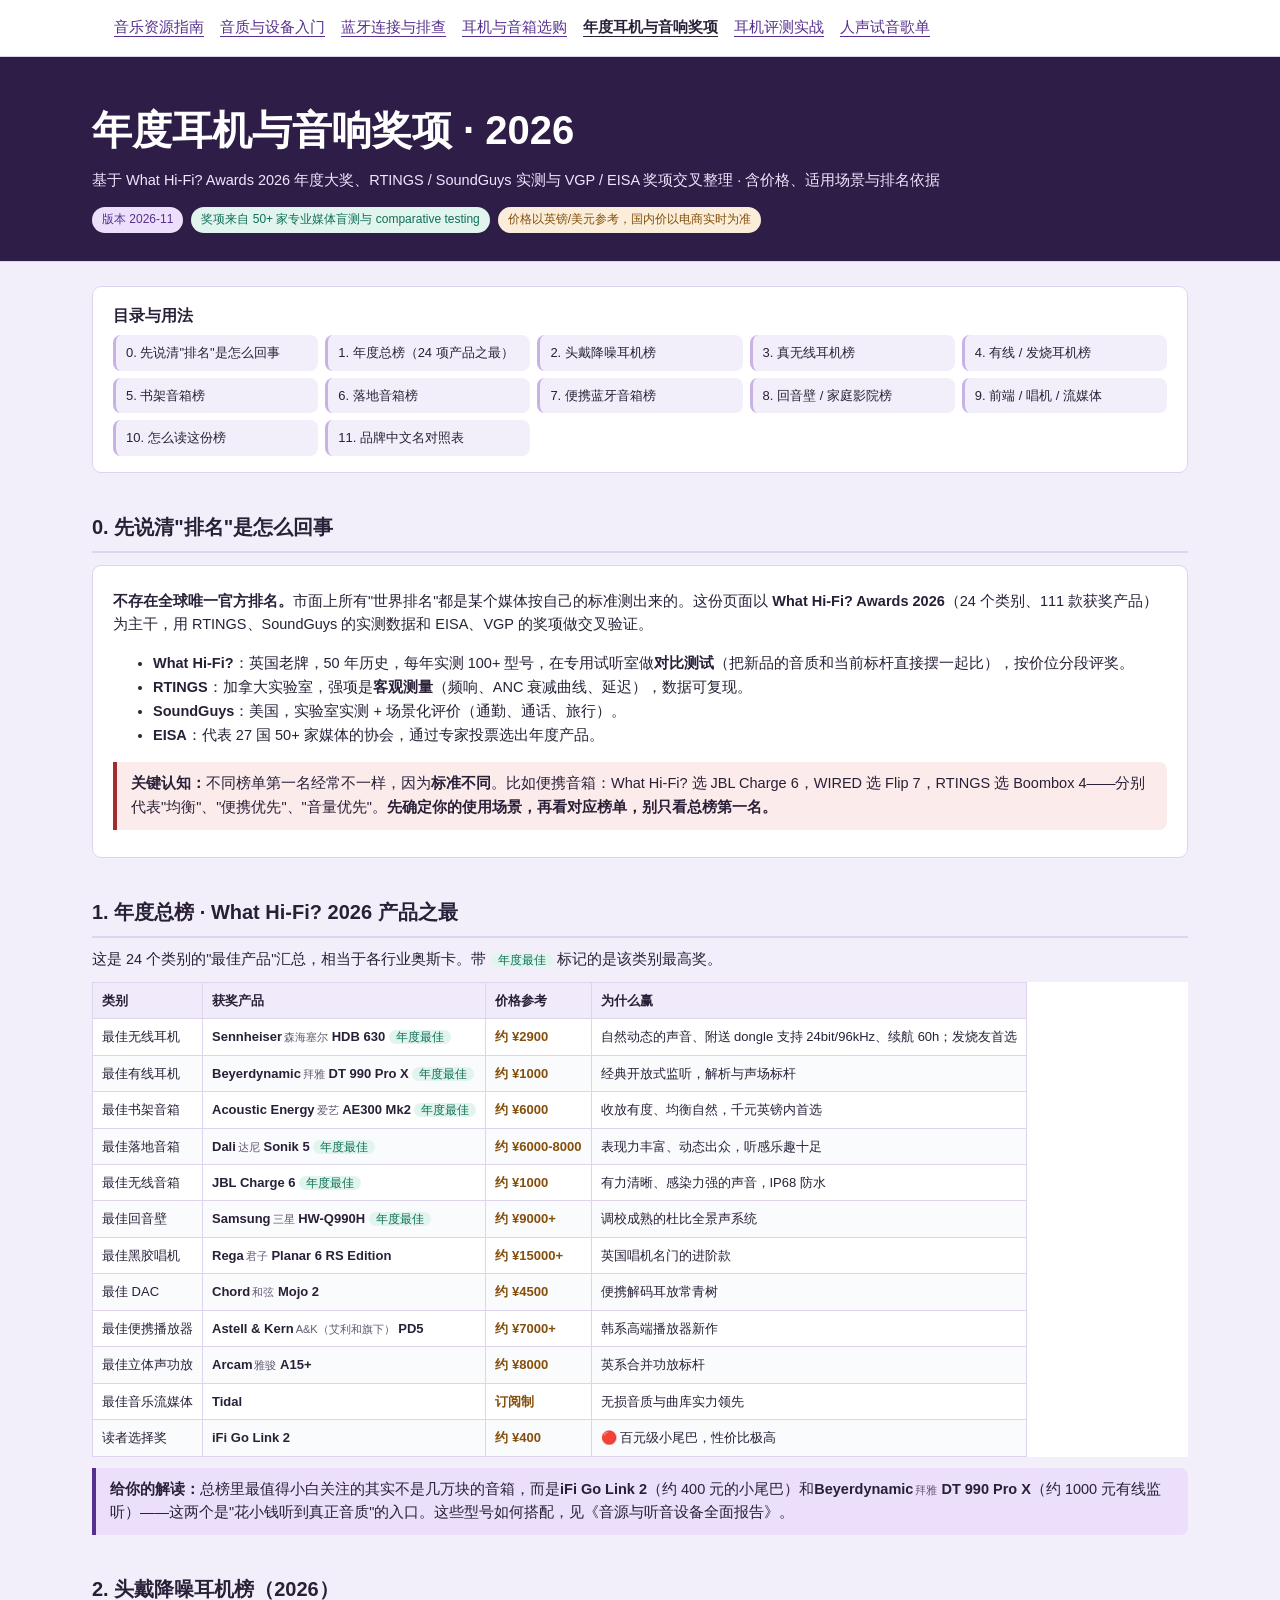
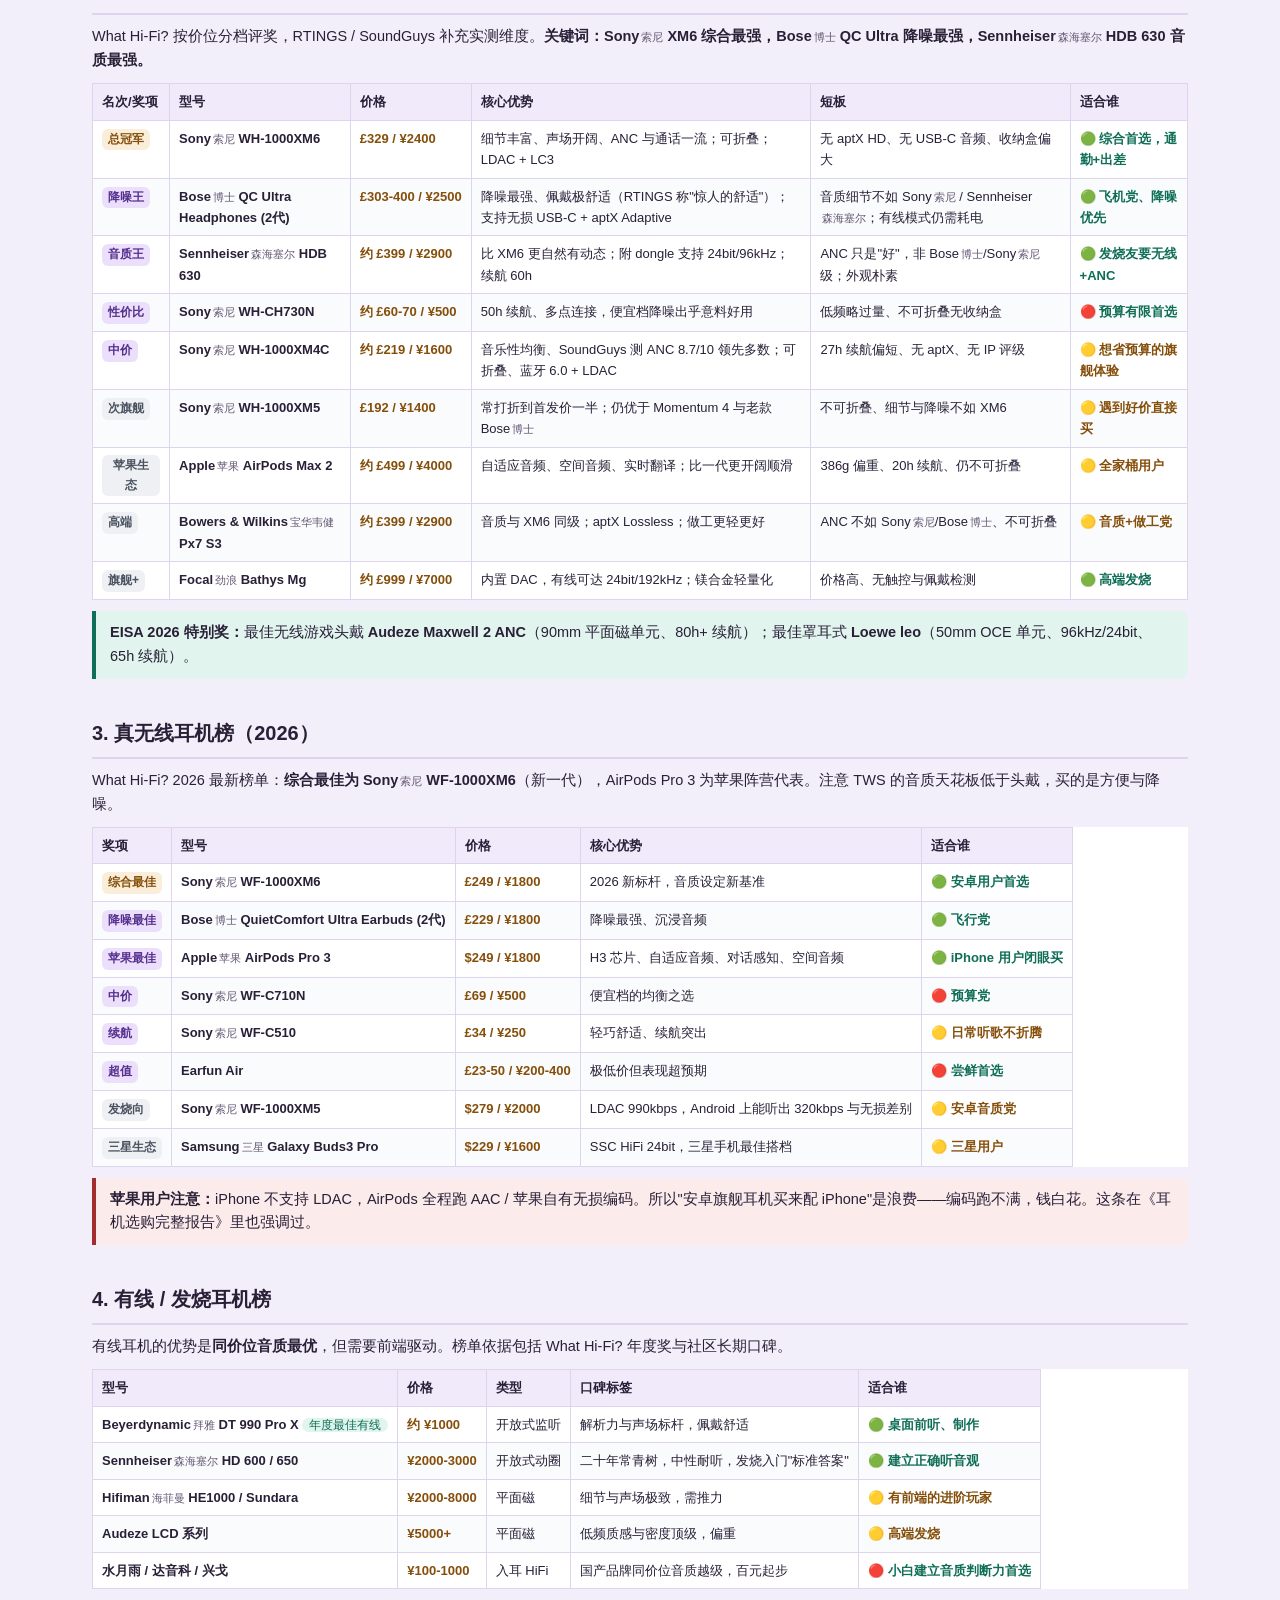
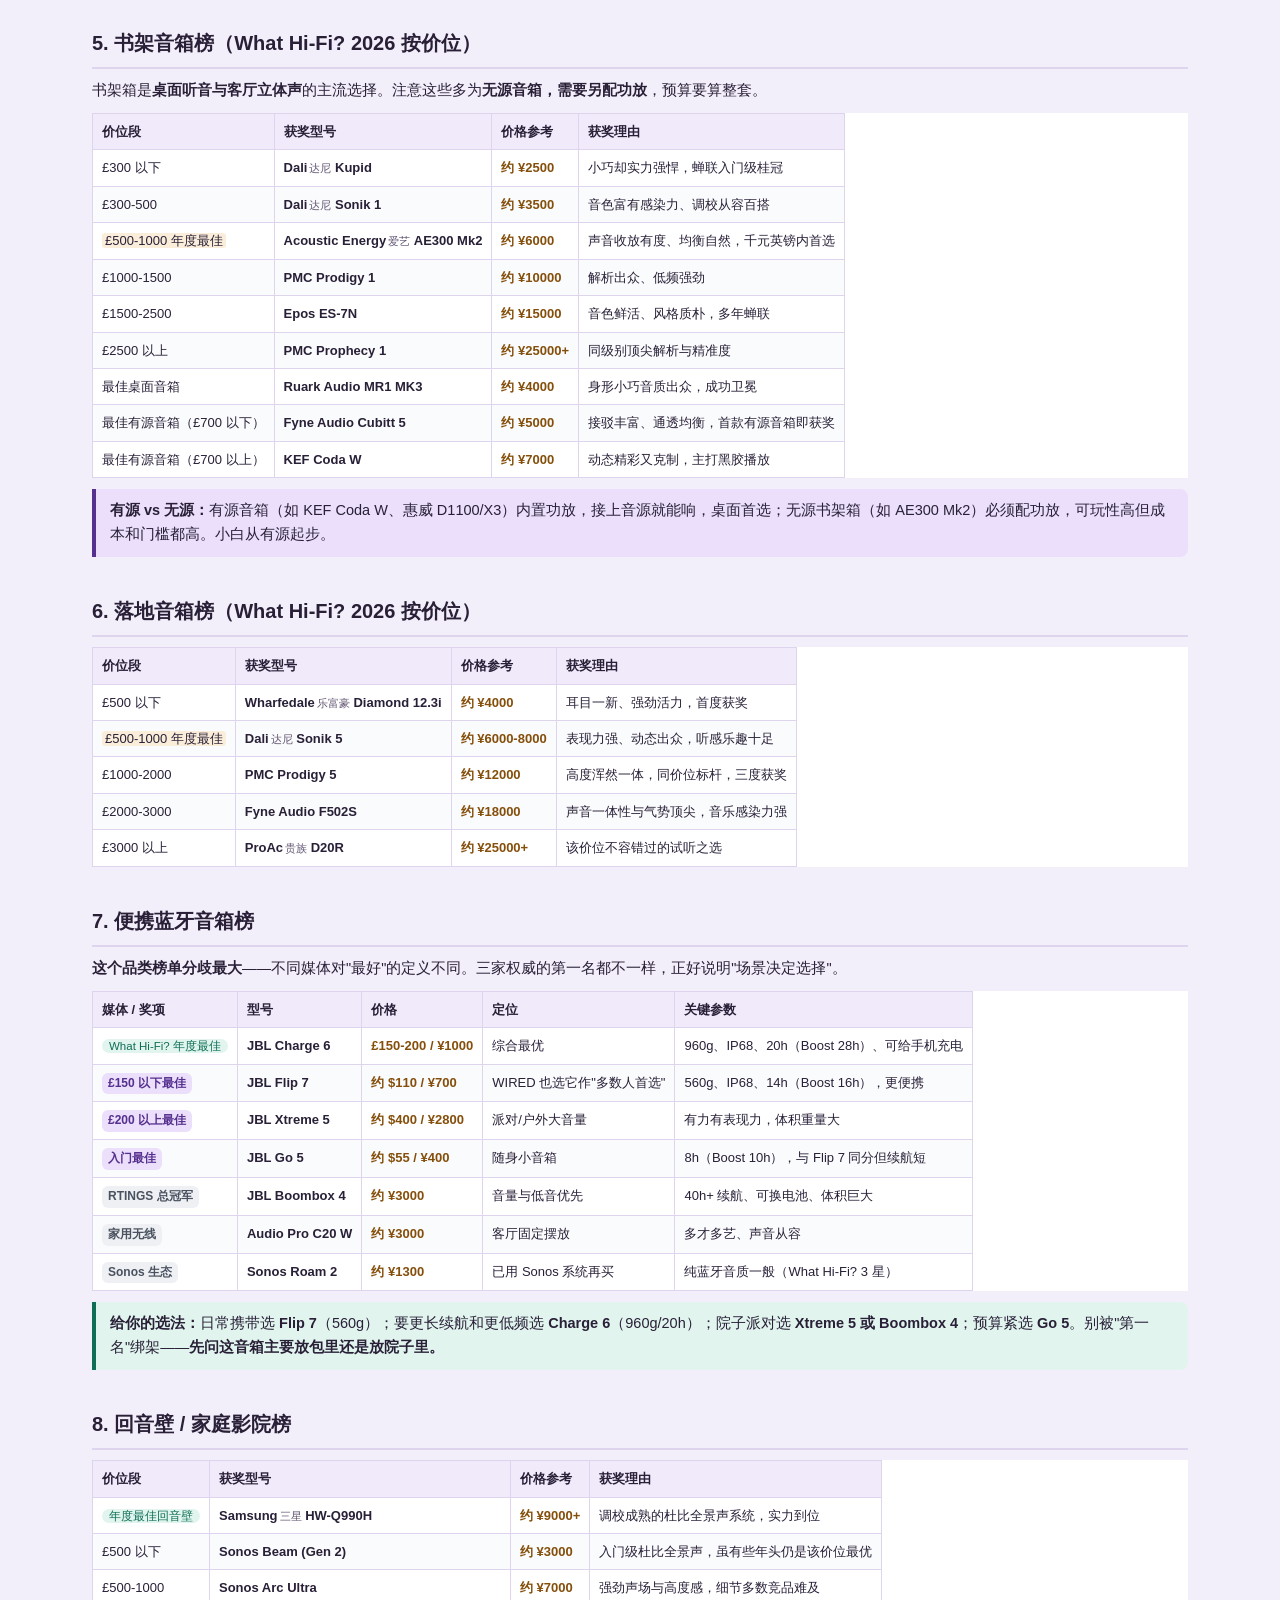
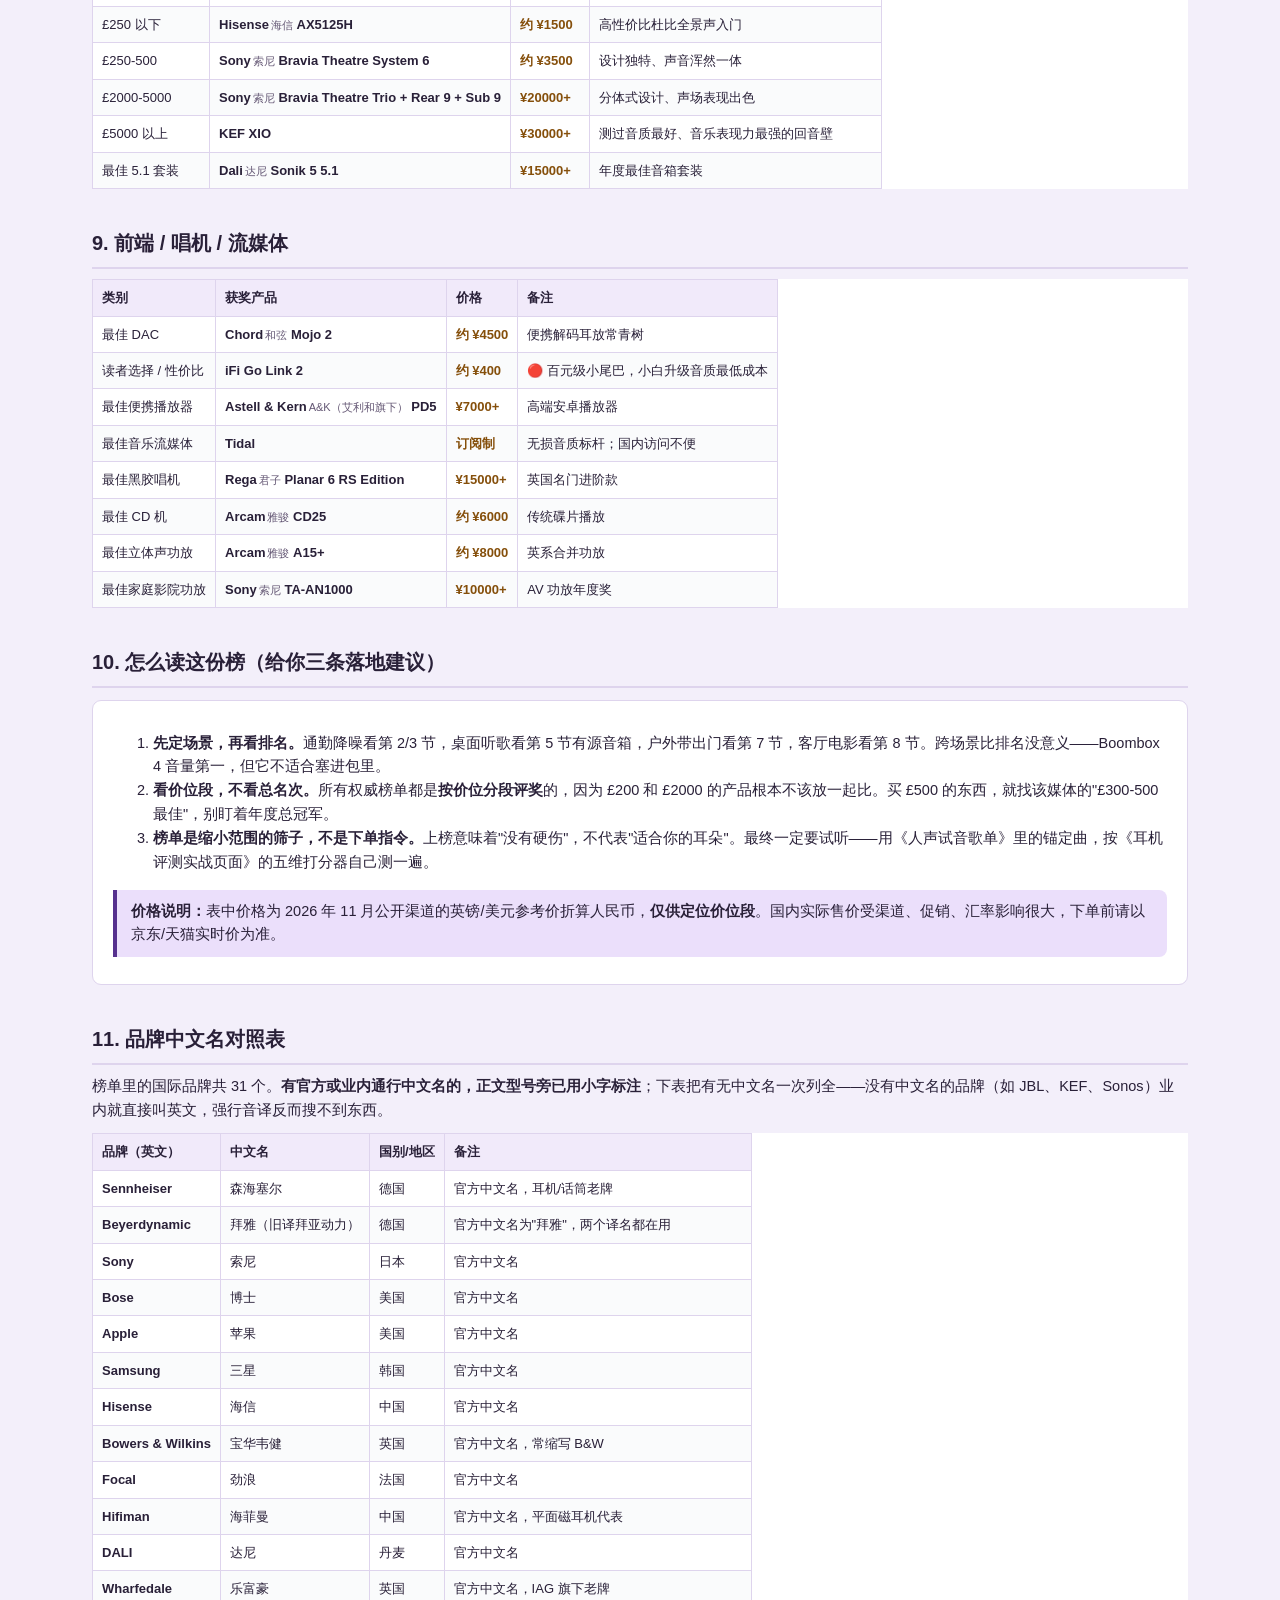
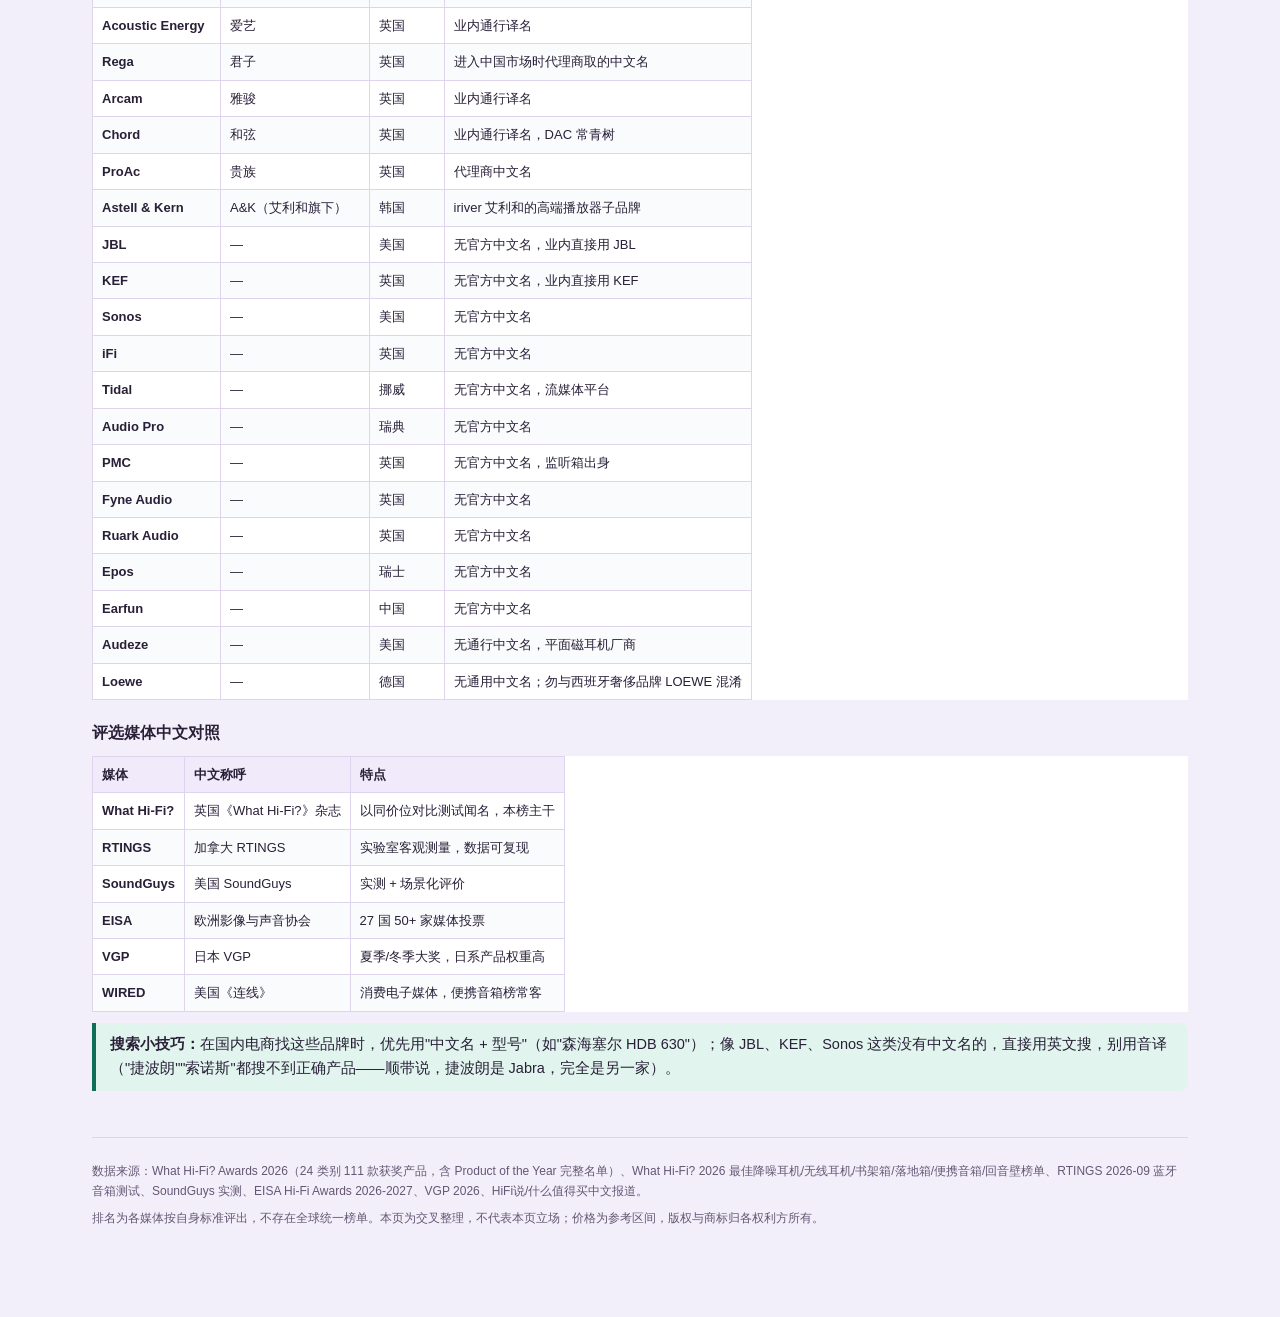
<file: listening/world-audio-awards.html>
<!DOCTYPE html>
<html lang="zh-CN">
<head>
<meta charset="UTF-8">
<meta name="viewport" content="width=device-width, initial-scale=1.0">
<title>年度耳机与音响奖项 | 听音指南</title>
<style>
:root{
  --bg:#f7f8fa; --card:#fff; --ink:#1f2430; --muted:#5f6775; --line:#e3e6eb;
  --blue:#185fa5; --blue-bg:#e6f1fb; --green:#0f6e56; --green-bg:#e1f5ee;
  --amber:#854f0b; --amber-bg:#faeeda; --red:#a32d2d; --red-bg:#fcebeb;
}
*{box-sizing:border-box}
body{margin:0;background:var(--bg);color:var(--ink);font-family:-apple-system,BlinkMacSystemFont,"Segoe UI","PingFang SC","Microsoft YaHei",sans-serif;font-size:14.5px;line-height:1.65}
.wrap{max-width:1140px;margin:0 auto;padding:0 22px 80px}
header{background:#fff;border-bottom:1px solid var(--line);padding:40px 0 28px;margin-bottom:24px}
header .wrap{padding-bottom:0}
h1{font-size:27px;margin:0 0 6px;font-weight:600}
.sub{color:var(--muted);margin:0}
.meta{margin-top:14px;display:flex;flex-wrap:wrap;gap:8px}
.tag{font-size:12px;padding:3px 10px;border-radius:20px;background:var(--blue-bg);color:var(--blue)}
.tag.g{background:var(--green-bg);color:var(--green)}
.tag.a{background:var(--amber-bg);color:var(--amber)}
h2{font-size:20px;margin:38px 0 10px;padding-bottom:7px;border-bottom:2px solid var(--ink);font-weight:600}
h3{font-size:15.5px;margin:20px 0 7px;font-weight:600}
p{margin:8px 0}
.card{background:var(--card);border:1px solid var(--line);border-radius:12px;padding:16px 20px;margin:12px 0}
.toc{display:grid;grid-template-columns:repeat(auto-fit,minmax(180px,1fr));gap:7px}
.toc a{display:block;padding:7px 10px;background:var(--bg);border-radius:8px;color:var(--ink);text-decoration:none;font-size:13px}
.toc a:hover{background:var(--blue-bg);color:var(--blue)}
table{width:100%;border-collapse:collapse;margin:10px 0;font-size:13px;background:#fff;display:block;overflow-x:auto}
th,td{border:1px solid var(--line);padding:7px 9px;text-align:left;vertical-align:top}
th{background:#f0f3f7;font-weight:600;white-space:nowrap}
tr:nth-child(even) td{background:#fafbfc}
.note{border-left:4px solid var(--blue);background:var(--blue-bg);padding:10px 14px;border-radius:0 8px 8px 0;margin:11px 0}
.warn{border-left:4px solid var(--red);background:var(--red-bg);padding:10px 14px;border-radius:0 8px 8px 0;margin:11px 0}
.tip{border-left:4px solid var(--green);background:var(--green-bg);padding:10px 14px;border-radius:0 8px 8px 0;margin:11px 0}
.rank{display:inline-block;min-width:24px;text-align:center;padding:1px 6px;border-radius:6px;background:var(--blue-bg);color:var(--blue);font-weight:700;font-size:12px}
.rank.gold{background:var(--amber-bg);color:var(--amber)}
.rank.silver{background:#eef0f3;color:#4a5260}
.win{background:var(--green-bg);color:var(--green);font-size:11.5px;padding:1px 7px;border-radius:20px;white-space:nowrap}
.pill{font-size:11.5px;padding:1px 7px;border-radius:20px;background:var(--bg);color:var(--muted);white-space:nowrap}
.p0{color:var(--red);font-weight:600}
.p1{color:var(--amber);font-weight:600}
.p2{color:var(--green);font-weight:600}
.price{color:var(--amber);font-weight:600;white-space:nowrap}
a.plat{display:inline-block;margin:1px 5px 1px 0;padding:1px 7px;border:1px solid var(--line);border-radius:5px;color:var(--blue);text-decoration:none;font-size:11.5px;white-space:nowrap;background:#fff}
a.plat:hover{background:var(--blue-bg);border-color:var(--blue)}
.hl{background:var(--amber-bg);padding:0 3px;border-radius:3px}
footer{margin-top:46px;padding-top:16px;border-top:1px solid var(--line);color:var(--muted);font-size:12px}
.cn{font-size:11px;color:var(--muted);font-weight:400;margin-left:2px;white-space:nowrap}
.noiprint{display:block}
@media print{
  body{background:#fff;font-size:10.5px}
  header{padding:10px 0;margin-bottom:12px}
  h1{font-size:20px}
  h2{font-size:15px;margin:18px 0 6px;page-break-after:avoid}
  h3{font-size:12.5px;page-break-after:avoid}
  .card{padding:10px 12px;margin:8px 0}
  table{font-size:9px;display:table;page-break-inside:auto}
  tr{page-break-inside:avoid}
  th,td{padding:3px 5px}
  .noiprint{display:none!important}
  .toc{display:none}
}
</style>
<link rel="stylesheet" href="../shelf.css">
<link rel="stylesheet" href="listening.css">
</head>
<body class="shelf-article">
<nav class="listening-nav noiprint" aria-label="听音指南导航"><div><a href="../index.html#listening">音乐资源指南</a><a href="audio-basics.html">音质与设备入门</a><a href="bluetooth-help.html">蓝牙连接与排查</a><a href="buying-guide.html">耳机与音箱选购</a><a href="world-audio-awards.html" aria-current="page">年度耳机与音响奖项</a><a href="headphone-tests.html">耳机评测实战</a><a href="vocal-playlist.html">人声试音歌单</a></div></nav>
<header>
  <div class="wrap">
    <h1>年度耳机与音响奖项 · 2026</h1>
    <p class="sub">基于 What Hi-Fi? Awards 2026 年度大奖、RTINGS / SoundGuys 实测与 VGP / EISA 奖项交叉整理 · 含价格、适用场景与排名依据</p>
    <div class="meta">
      <span class="tag">版本 2026-11</span>
      <span class="tag g">奖项来自 50+ 家专业媒体盲测与 comparative testing</span>
      <span class="tag a">价格以英镑/美元参考，国内价以电商实时为准</span>
    </div>
  </div>
</header>
<div class="wrap">

<div class="card noiprint">
  <h3 style="margin-top:0">目录与用法</h3>
  <div class="toc">
    <a href="#s0">0. 先说清"排名"是怎么回事</a>
    <a href="#s1">1. 年度总榜（24 项产品之最）</a>
    <a href="#s2">2. 头戴降噪耳机榜</a>
    <a href="#s3">3. 真无线耳机榜</a>
    <a href="#s4">4. 有线 / 发烧耳机榜</a>
    <a href="#s5">5. 书架音箱榜</a>
    <a href="#s6">6. 落地音箱榜</a>
    <a href="#s7">7. 便携蓝牙音箱榜</a>
    <a href="#s8">8. 回音壁 / 家庭影院榜</a>
    <a href="#s9">9. 前端 / 唱机 / 流媒体</a>
    <a href="#s10">10. 怎么读这份榜</a>
    <a href="#s11">11. 品牌中文名对照表</a>
  </div>
</div>

<h2 id="s0">0. 先说清"排名"是怎么回事</h2>
<div class="card">
<p><strong>不存在全球唯一官方排名。</strong>市面上所有"世界排名"都是某个媒体按自己的标准测出来的。这份页面以 <strong>What Hi-Fi? Awards 2026</strong>（24 个类别、111 款获奖产品）为主干，用 RTINGS、SoundGuys 的实测数据和 EISA、VGP 的奖项做交叉验证。</p>
<ul>
<li><strong>What Hi-Fi?</strong>：英国老牌，50 年历史，每年实测 100+ 型号，在专用试听室做<strong>对比测试</strong>（把新品的音质和当前标杆直接摆一起比），按价位分段评奖。</li>
<li><strong>RTINGS</strong>：加拿大实验室，强项是<strong>客观测量</strong>（频响、ANC 衰减曲线、延迟），数据可复现。</li>
<li><strong>SoundGuys</strong>：美国，实验室实测 + 场景化评价（通勤、通话、旅行）。</li>
<li><strong>EISA</strong>：代表 27 国 50+ 家媒体的协会，通过专家投票选出年度产品。</li>
</ul>
<div class="warn"><strong>关键认知：</strong>不同榜单第一名经常不一样，因为<strong>标准不同</strong>。比如便携音箱：What Hi-Fi? 选 JBL Charge 6，WIRED 选 Flip 7，RTINGS 选 Boombox 4——分别代表"均衡"、"便携优先"、"音量优先"。<strong>先确定你的使用场景，再看对应榜单，别只看总榜第一名。</strong></div>
</div>

<h2 id="s1">1. 年度总榜 · What Hi-Fi? 2026 产品之最</h2>
<p>这是 24 个类别的"最佳产品"汇总，相当于各行业奥斯卡。带 <span class="win">年度最佳</span> 标记的是该类别最高奖。</p>
<table>
<thead><tr><th>类别</th><th>获奖产品</th><th>价格参考</th><th>为什么赢</th></tr></thead>
<tbody>
<tr><td>最佳无线耳机</td><td><strong>Sennheiser<span class="cn">森海塞尔</span> HDB 630</strong> <span class="win">年度最佳</span></td><td class="price">约 ¥2900</td><td>自然动态的声音、附送 dongle 支持 24bit/96kHz、续航 60h；发烧友首选</td></tr>
<tr><td>最佳有线耳机</td><td><strong>Beyerdynamic<span class="cn">拜雅</span> DT 990 Pro X</strong> <span class="win">年度最佳</span></td><td class="price">约 ¥1000</td><td>经典开放式监听，解析与声场标杆</td></tr>
<tr><td>最佳书架音箱</td><td><strong>Acoustic Energy<span class="cn">爱艺</span> AE300 Mk2</strong> <span class="win">年度最佳</span></td><td class="price">约 ¥6000</td><td>收放有度、均衡自然，千元英镑内首选</td></tr>
<tr><td>最佳落地音箱</td><td><strong>Dali<span class="cn">达尼</span> Sonik 5</strong> <span class="win">年度最佳</span></td><td class="price">约 ¥6000-8000</td><td>表现力丰富、动态出众，听感乐趣十足</td></tr>
<tr><td>最佳无线音箱</td><td><strong>JBL Charge 6</strong> <span class="win">年度最佳</span></td><td class="price">约 ¥1000</td><td>有力清晰、感染力强的声音，IP68 防水</td></tr>
<tr><td>最佳回音壁</td><td><strong>Samsung<span class="cn">三星</span> HW-Q990H</strong> <span class="win">年度最佳</span></td><td class="price">约 ¥9000+</td><td>调校成熟的杜比全景声系统</td></tr>
<tr><td>最佳黑胶唱机</td><td><strong>Rega<span class="cn">君子</span> Planar 6 RS Edition</strong></td><td class="price">约 ¥15000+</td><td>英国唱机名门的进阶款</td></tr>
<tr><td>最佳 DAC</td><td><strong>Chord<span class="cn">和弦</span> Mojo 2</strong></td><td class="price">约 ¥4500</td><td>便携解码耳放常青树</td></tr>
<tr><td>最佳便携播放器</td><td><strong>Astell & Kern<span class="cn">A&K（艾利和旗下）</span> PD5</strong></td><td class="price">约 ¥7000+</td><td>韩系高端播放器新作</td></tr>
<tr><td>最佳立体声功放</td><td><strong>Arcam<span class="cn">雅骏</span> A15+</strong></td><td class="price">约 ¥8000</td><td>英系合并功放标杆</td></tr>
<tr><td>最佳音乐流媒体</td><td><strong>Tidal</strong></td><td class="price">订阅制</td><td>无损音质与曲库实力领先</td></tr>
<tr><td>读者选择奖</td><td><strong>iFi Go Link 2</strong></td><td class="price">约 ¥400</td><td>🔴 百元级小尾巴，性价比极高</td></tr>
</tbody>
</table>
<div class="note"><strong>给你的解读：</strong>总榜里最值得小白关注的其实不是几万块的音箱，而是<strong>iFi Go Link 2</strong>（约 400 元的小尾巴）和<strong>Beyerdynamic<span class="cn">拜雅</span> DT 990 Pro X</strong>（约 1000 元有线监听）——这两个是"花小钱听到真正音质"的入口。这些型号如何搭配，见《音源与听音设备全面报告》。</div>

<h2 id="s2">2. 头戴降噪耳机榜（2026）</h2>
<p>What Hi-Fi? 按价位分档评奖，RTINGS / SoundGuys 补充实测维度。<strong>关键词：Sony<span class="cn">索尼</span> XM6 综合最强，Bose<span class="cn">博士</span> QC Ultra 降噪最强，Sennheiser<span class="cn">森海塞尔</span> HDB 630 音质最强。</strong></p>
<table>
<thead><tr><th>名次/奖项</th><th>型号</th><th>价格</th><th>核心优势</th><th>短板</th><th>适合谁</th></tr></thead>
<tbody>
<tr><td><span class="rank gold">总冠军</span></td><td><strong>Sony<span class="cn">索尼</span> WH-1000XM6</strong></td><td class="price">£329 / ¥2400</td><td>细节丰富、声场开阔、ANC 与通话一流；可折叠；LDAC + LC3</td><td>无 aptX HD、无 USB-C 音频、收纳盒偏大</td><td class="p2">🟢 综合首选，通勤+出差</td></tr>
<tr><td><span class="rank">降噪王</span></td><td><strong>Bose<span class="cn">博士</span> QC Ultra Headphones (2代)</strong></td><td class="price">£303-400 / ¥2500</td><td>降噪最强、佩戴极舒适（RTINGS 称"惊人的舒适"）；支持无损 USB-C + aptX Adaptive</td><td>音质细节不如 Sony<span class="cn">索尼</span> / Sennheiser<span class="cn">森海塞尔</span>；有线模式仍需耗电</td><td class="p2">🟢 飞机党、降噪优先</td></tr>
<tr><td><span class="rank">音质王</span></td><td><strong>Sennheiser<span class="cn">森海塞尔</span> HDB 630</strong></td><td class="price">约 £399 / ¥2900</td><td>比 XM6 更自然有动态；附 dongle 支持 24bit/96kHz；续航 60h</td><td>ANC 只是"好"，非 Bose<span class="cn">博士</span>/Sony<span class="cn">索尼</span> 级；外观朴素</td><td class="p2">🟢 发烧友要无线+ANC</td></tr>
<tr><td><span class="rank">性价比</span></td><td><strong>Sony<span class="cn">索尼</span> WH-CH730N</strong></td><td class="price">约 £60-70 / ¥500</td><td>50h 续航、多点连接，便宜档降噪出乎意料好用</td><td>低频略过量、不可折叠无收纳盒</td><td class="p2">🔴 预算有限首选</td></tr>
<tr><td><span class="rank">中价</span></td><td><strong>Sony<span class="cn">索尼</span> WH-1000XM4C</strong></td><td class="price">约 £219 / ¥1600</td><td>音乐性均衡、SoundGuys 测 ANC 8.7/10 领先多数；可折叠、蓝牙 6.0 + LDAC</td><td>27h 续航偏短、无 aptX、无 IP 评级</td><td class="p1">🟡 想省预算的旗舰体验</td></tr>
<tr><td><span class="rank silver">次旗舰</span></td><td><strong>Sony<span class="cn">索尼</span> WH-1000XM5</strong></td><td class="price">£192 / ¥1400</td><td>常打折到首发价一半；仍优于 Momentum 4 与老款 Bose<span class="cn">博士</span></td><td>不可折叠、细节与降噪不如 XM6</td><td class="p1">🟡 遇到好价直接买</td></tr>
<tr><td><span class="rank silver">苹果生态</span></td><td><strong>Apple<span class="cn">苹果</span> AirPods Max 2</strong></td><td class="price">约 £499 / ¥4000</td><td>自适应音频、空间音频、实时翻译；比一代更开阔顺滑</td><td>386g 偏重、20h 续航、仍不可折叠</td><td class="p1">🟡 全家桶用户</td></tr>
<tr><td><span class="rank silver">高端</span></td><td><strong>Bowers & Wilkins<span class="cn">宝华韦健</span> Px7 S3</strong></td><td class="price">约 £399 / ¥2900</td><td>音质与 XM6 同级；aptX Lossless；做工更轻更好</td><td>ANC 不如 Sony<span class="cn">索尼</span>/Bose<span class="cn">博士</span>、不可折叠</td><td class="p1">🟡 音质+做工党</td></tr>
<tr><td><span class="rank silver">旗舰+</span></td><td><strong>Focal<span class="cn">劲浪</span> Bathys Mg</strong></td><td class="price">约 £999 / ¥7000</td><td>内置 DAC，有线可达 24bit/192kHz；镁合金轻量化</td><td>价格高、无触控与佩戴检测</td><td class="p2">🟢 高端发烧</td></tr>
</tbody>
</table>
<div class="tip"><strong>EISA 2026 特别奖：</strong>最佳无线游戏头戴 <strong>Audeze Maxwell 2 ANC</strong>（90mm 平面磁单元、80h+ 续航）；最佳罩耳式 <strong>Loewe leo</strong>（50mm OCE 单元、96kHz/24bit、65h 续航）。</div>

<h2 id="s3">3. 真无线耳机榜（2026）</h2>
<p>What Hi-Fi? 2026 最新榜单：<strong>综合最佳为 Sony<span class="cn">索尼</span> WF-1000XM6</strong>（新一代），AirPods Pro 3 为苹果阵营代表。注意 TWS 的音质天花板低于头戴，买的是方便与降噪。</p>
<table>
<thead><tr><th>奖项</th><th>型号</th><th>价格</th><th>核心优势</th><th>适合谁</th></tr></thead>
<tbody>
<tr><td><span class="rank gold">综合最佳</span></td><td><strong>Sony<span class="cn">索尼</span> WF-1000XM6</strong></td><td class="price">£249 / ¥1800</td><td>2026 新标杆，音质设定新基准</td><td class="p2">🟢 安卓用户首选</td></tr>
<tr><td><span class="rank">降噪最佳</span></td><td><strong>Bose<span class="cn">博士</span> QuietComfort Ultra Earbuds (2代)</strong></td><td class="price">£229 / ¥1800</td><td>降噪最强、沉浸音频</td><td class="p2">🟢 飞行党</td></tr>
<tr><td><span class="rank">苹果最佳</span></td><td><strong>Apple<span class="cn">苹果</span> AirPods Pro 3</strong></td><td class="price">$249 / ¥1800</td><td>H3 芯片、自适应音频、对话感知、空间音频</td><td class="p2">🟢 iPhone 用户闭眼买</td></tr>
<tr><td><span class="rank">中价</span></td><td><strong>Sony<span class="cn">索尼</span> WF-C710N</strong></td><td class="price">£69 / ¥500</td><td>便宜档的均衡之选</td><td class="p2">🔴 预算党</td></tr>
<tr><td><span class="rank">续航</span></td><td><strong>Sony<span class="cn">索尼</span> WF-C510</strong></td><td class="price">£34 / ¥250</td><td>轻巧舒适、续航突出</td><td class="p1">🟡 日常听歌不折腾</td></tr>
<tr><td><span class="rank">超值</span></td><td><strong>Earfun Air</strong></td><td class="price">£23-50 / ¥200-400</td><td>极低价但表现超预期</td><td class="p2">🔴 尝鲜首选</td></tr>
<tr><td><span class="rank silver">发烧向</span></td><td><strong>Sony<span class="cn">索尼</span> WF-1000XM5</strong></td><td class="price">$279 / ¥2000</td><td>LDAC 990kbps，Android 上能听出 320kbps 与无损差别</td><td class="p1">🟡 安卓音质党</td></tr>
<tr><td><span class="rank silver">三星生态</span></td><td><strong>Samsung<span class="cn">三星</span> Galaxy Buds3 Pro</strong></td><td class="price">$229 / ¥1600</td><td>SSC HiFi 24bit，三星手机最佳搭档</td><td class="p1">🟡 三星用户</td></tr>
</tbody>
</table>
<div class="warn"><strong>苹果用户注意：</strong>iPhone 不支持 LDAC，AirPods 全程跑 AAC / 苹果自有无损编码。所以"安卓旗舰耳机买来配 iPhone"是浪费——编码跑不满，钱白花。这条在《耳机选购完整报告》里也强调过。</div>

<h2 id="s4">4. 有线 / 发烧耳机榜</h2>
<p>有线耳机的优势是<strong>同价位音质最优</strong>，但需要前端驱动。榜单依据包括 What Hi-Fi? 年度奖与社区长期口碑。</p>
<table>
<thead><tr><th>型号</th><th>价格</th><th>类型</th><th>口碑标签</th><th>适合谁</th></tr></thead>
<tbody>
<tr><td><strong>Beyerdynamic<span class="cn">拜雅</span> DT 990 Pro X</strong> <span class="win">年度最佳有线</span></td><td class="price">约 ¥1000</td><td>开放式监听</td><td>解析力与声场标杆，佩戴舒适</td><td class="p2">🟢 桌面前听、制作</td></tr>
<tr><td><strong>Sennheiser<span class="cn">森海塞尔</span> HD 600 / 650</strong></td><td class="price">¥2000-3000</td><td>开放式动圈</td><td>二十年常青树，中性耐听，发烧入门"标准答案"</td><td class="p2">🟢 建立正确听音观</td></tr>
<tr><td><strong>Hifiman<span class="cn">海菲曼</span> HE1000 / Sundara</strong></td><td class="price">¥2000-8000</td><td>平面磁</td><td>细节与声场极致，需推力</td><td class="p1">🟡 有前端的进阶玩家</td></tr>
<tr><td><strong>Audeze LCD 系列</strong></td><td class="price">¥5000+</td><td>平面磁</td><td>低频质感与密度顶级，偏重</td><td class="p1">🟡 高端发烧</td></tr>
<tr><td><strong>水月雨 / 达音科 / 兴戈</strong></td><td class="price">¥100-1000</td><td>入耳 HiFi</td><td>国产品牌同价位音质越级，百元起步</td><td class="p2">🔴 小白建立音质判断力首选</td></tr>
</tbody>
</table>

<h2 id="s5">5. 书架音箱榜（What Hi-Fi? 2026 按价位）</h2>
<p>书架箱是<strong>桌面听音与客厅立体声</strong>的主流选择。注意这些多为<strong>无源音箱，需要另配功放</strong>，预算要算整套。</p>
<table>
<thead><tr><th>价位段</th><th>获奖型号</th><th>价格参考</th><th>获奖理由</th></tr></thead>
<tbody>
<tr><td>£300 以下</td><td><strong>Dali<span class="cn">达尼</span> Kupid</strong></td><td class="price">约 ¥2500</td><td>小巧却实力强悍，蝉联入门级桂冠</td></tr>
<tr><td>£300-500</td><td><strong>Dali<span class="cn">达尼</span> Sonik 1</strong></td><td class="price">约 ¥3500</td><td>音色富有感染力、调校从容百搭</td></tr>
<tr><td><span class="hl">£500-1000 年度最佳</span></td><td><strong>Acoustic Energy<span class="cn">爱艺</span> AE300 Mk2</strong></td><td class="price">约 ¥6000</td><td>声音收放有度、均衡自然，千元英镑内首选</td></tr>
<tr><td>£1000-1500</td><td><strong>PMC Prodigy 1</strong></td><td class="price">约 ¥10000</td><td>解析出众、低频强劲</td></tr>
<tr><td>£1500-2500</td><td><strong>Epos ES-7N</strong></td><td class="price">约 ¥15000</td><td>音色鲜活、风格质朴，多年蝉联</td></tr>
<tr><td>£2500 以上</td><td><strong>PMC Prophecy 1</strong></td><td class="price">约 ¥25000+</td><td>同级别顶尖解析与精准度</td></tr>
<tr><td>最佳桌面音箱</td><td><strong>Ruark Audio MR1 MK3</strong></td><td class="price">约 ¥4000</td><td>身形小巧音质出众，成功卫冕</td></tr>
<tr><td>最佳有源音箱（£700 以下）</td><td><strong>Fyne Audio Cubitt 5</strong></td><td class="price">约 ¥5000</td><td>接驳丰富、通透均衡，首款有源音箱即获奖</td></tr>
<tr><td>最佳有源音箱（£700 以上）</td><td><strong>KEF Coda W</strong></td><td class="price">约 ¥7000</td><td>动态精彩又克制，主打黑胶播放</td></tr>
</tbody>
</table>
<div class="note"><strong>有源 vs 无源：</strong>有源音箱（如 KEF Coda W、惠威 D1100/X3）内置功放，接上音源就能响，桌面首选；无源书架箱（如 AE300 Mk2）必须配功放，可玩性高但成本和门槛都高。小白从有源起步。</div>

<h2 id="s6">6. 落地音箱榜（What Hi-Fi? 2026 按价位）</h2>
<table>
<thead><tr><th>价位段</th><th>获奖型号</th><th>价格参考</th><th>获奖理由</th></tr></thead>
<tbody>
<tr><td>£500 以下</td><td><strong>Wharfedale<span class="cn">乐富豪</span> Diamond 12.3i</strong></td><td class="price">约 ¥4000</td><td>耳目一新、强劲活力，首度获奖</td></tr>
<tr><td><span class="hl">£500-1000 年度最佳</span></td><td><strong>Dali<span class="cn">达尼</span> Sonik 5</strong></td><td class="price">约 ¥6000-8000</td><td>表现力强、动态出众，听感乐趣十足</td></tr>
<tr><td>£1000-2000</td><td><strong>PMC Prodigy 5</strong></td><td class="price">约 ¥12000</td><td>高度浑然一体，同价位标杆，三度获奖</td></tr>
<tr><td>£2000-3000</td><td><strong>Fyne Audio F502S</strong></td><td class="price">约 ¥18000</td><td>声音一体性与气势顶尖，音乐感染力强</td></tr>
<tr><td>£3000 以上</td><td><strong>ProAc<span class="cn">贵族</span> D20R</strong></td><td class="price">约 ¥25000+</td><td>该价位不容错过的试听之选</td></tr>
</tbody>
</table>

<h2 id="s7">7. 便携蓝牙音箱榜</h2>
<p><strong>这个品类榜单分歧最大</strong>——不同媒体对"最好"的定义不同。三家权威的第一名都不一样，正好说明"场景决定选择"。</p>
<table>
<thead><tr><th>媒体 / 奖项</th><th>型号</th><th>价格</th><th>定位</th><th>关键参数</th></tr></thead>
<tbody>
<tr><td><span class="win">What Hi-Fi? 年度最佳</span></td><td><strong>JBL Charge 6</strong></td><td class="price">£150-200 / ¥1000</td><td>综合最优</td><td>960g、IP68、20h（Boost 28h）、可给手机充电</td></tr>
<tr><td><span class="rank">£150 以下最佳</span></td><td><strong>JBL Flip 7</strong></td><td class="price">约 $110 / ¥700</td><td>WIRED 也选它作"多数人首选"</td><td>560g、IP68、14h（Boost 16h），更便携</td></tr>
<tr><td><span class="rank">£200 以上最佳</span></td><td><strong>JBL Xtreme 5</strong></td><td class="price">约 $400 / ¥2800</td><td>派对/户外大音量</td><td>有力有表现力，体积重量大</td></tr>
<tr><td><span class="rank">入门最佳</span></td><td><strong>JBL Go 5</strong></td><td class="price">约 $55 / ¥400</td><td>随身小音箱</td><td>8h（Boost 10h），与 Flip 7 同分但续航短</td></tr>
<tr><td><span class="rank silver">RTINGS 总冠军</span></td><td><strong>JBL Boombox 4</strong></td><td class="price">约 ¥3000</td><td>音量与低音优先</td><td>40h+ 续航、可换电池、体积巨大</td></tr>
<tr><td><span class="rank silver">家用无线</span></td><td><strong>Audio Pro C20 W</strong></td><td class="price">约 ¥3000</td><td>客厅固定摆放</td><td>多才多艺、声音从容</td></tr>
<tr><td><span class="rank silver">Sonos 生态</span></td><td><strong>Sonos Roam 2</strong></td><td class="price">约 ¥1300</td><td>已用 Sonos 系统再买</td><td>纯蓝牙音质一般（What Hi-Fi? 3 星）</td></tr>
</tbody>
</table>
<div class="tip"><strong>给你的选法：</strong>日常携带选 <strong>Flip 7</strong>（560g）；要更长续航和更低频选 <strong>Charge 6</strong>（960g/20h）；院子派对选 <strong>Xtreme 5 或 Boombox 4</strong>；预算紧选 <strong>Go 5</strong>。别被"第一名"绑架——<strong>先问这音箱主要放包里还是放院子里。</strong></div>

<h2 id="s8">8. 回音壁 / 家庭影院榜</h2>
<table>
<thead><tr><th>价位段</th><th>获奖型号</th><th>价格参考</th><th>获奖理由</th></tr></thead>
<tbody>
<tr><td><span class="win">年度最佳回音壁</span></td><td><strong>Samsung<span class="cn">三星</span> HW-Q990H</strong></td><td class="price">约 ¥9000+</td><td>调校成熟的杜比全景声系统，实力到位</td></tr>
<tr><td>£500 以下</td><td><strong>Sonos Beam (Gen 2)</strong></td><td class="price">约 ¥3000</td><td>入门级杜比全景声，虽有些年头仍是该价位最优</td></tr>
<tr><td>£500-1000</td><td><strong>Sonos Arc Ultra</strong></td><td class="price">约 ¥7000</td><td>强劲声场与高度感，细节多数竞品难及</td></tr>
<tr><td>£250 以下</td><td><strong> Hisense<span class="cn">海信</span> AX5125H</strong></td><td class="price">约 ¥1500</td><td>高性价比杜比全景声入门</td></tr>
<tr><td>£250-500</td><td><strong>Sony<span class="cn">索尼</span> Bravia Theatre System 6</strong></td><td class="price">约 ¥3500</td><td>设计独特、声音浑然一体</td></tr>
<tr><td>£2000-5000</td><td><strong>Sony<span class="cn">索尼</span> Bravia Theatre Trio + Rear 9 + Sub 9</strong></td><td class="price">¥20000+</td><td>分体式设计、声场表现出色</td></tr>
<tr><td>£5000 以上</td><td><strong>KEF XIO</strong></td><td class="price">¥30000+</td><td>测过音质最好、音乐表现力最强的回音壁</td></tr>
<tr><td>最佳 5.1 套装</td><td><strong>Dali<span class="cn">达尼</span> Sonik 5 5.1</strong></td><td class="price">¥15000+</td><td>年度最佳音箱套装</td></tr>
</tbody>
</table>

<h2 id="s9">9. 前端 / 唱机 / 流媒体</h2>
<table>
<thead><tr><th>类别</th><th>获奖产品</th><th>价格</th><th>备注</th></tr></thead>
<tbody>
<tr><td>最佳 DAC</td><td><strong>Chord<span class="cn">和弦</span> Mojo 2</strong></td><td class="price">约 ¥4500</td><td>便携解码耳放常青树</td></tr>
<tr><td>读者选择 / 性价比</td><td><strong>iFi Go Link 2</strong></td><td class="price">约 ¥400</td><td>🔴 百元级小尾巴，小白升级音质最低成本</td></tr>
<tr><td>最佳便携播放器</td><td><strong>Astell & Kern<span class="cn">A&K（艾利和旗下）</span> PD5</strong></td><td class="price">¥7000+</td><td>高端安卓播放器</td></tr>
<tr><td>最佳音乐流媒体</td><td><strong>Tidal</strong></td><td class="price">订阅制</td><td>无损音质标杆；国内访问不便</td></tr>
<tr><td>最佳黑胶唱机</td><td><strong>Rega<span class="cn">君子</span> Planar 6 RS Edition</strong></td><td class="price">¥15000+</td><td>英国名门进阶款</td></tr>
<tr><td>最佳 CD 机</td><td><strong>Arcam<span class="cn">雅骏</span> CD25</strong></td><td class="price">约 ¥6000</td><td>传统碟片播放</td></tr>
<tr><td>最佳立体声功放</td><td><strong>Arcam<span class="cn">雅骏</span> A15+</strong></td><td class="price">约 ¥8000</td><td>英系合并功放</td></tr>
<tr><td>最佳家庭影院功放</td><td><strong>Sony<span class="cn">索尼</span> TA-AN1000</strong></td><td class="price">¥10000+</td><td>AV 功放年度奖</td></tr>
</tbody>
</table>

<h2 id="s10">10. 怎么读这份榜（给你三条落地建议）</h2>
<div class="card">
<ol class="steps">
<li><strong>先定场景，再看排名。</strong>通勤降噪看第 2/3 节，桌面听歌看第 5 节有源音箱，户外带出门看第 7 节，客厅电影看第 8 节。跨场景比排名没意义——Boombox 4 音量第一，但它不适合塞进包里。</li>
<li><strong>看价位段，不看总名次。</strong>所有权威榜单都是<strong>按价位分段评奖</strong>的，因为 £200 和 £2000 的产品根本不该放一起比。买 £500 的东西，就找该媒体的"£300-500 最佳"，别盯着年度总冠军。</li>
<li><strong>榜单是缩小范围的筛子，不是下单指令。</strong>上榜意味着"没有硬伤"，不代表"适合你的耳朵"。最终一定要试听——用《人声试音歌单》里的锚定曲，按《耳机评测实战页面》的五维打分器自己测一遍。</li>
</ol>
<div class="note"><strong>价格说明：</strong>表中价格为 2026 年 11 月公开渠道的英镑/美元参考价折算人民币，<strong>仅供定位价位段</strong>。国内实际售价受渠道、促销、汇率影响很大，下单前请以京东/天猫实时价为准。</div>
</div>

<h2 id="s11">11. 品牌中文名对照表</h2>
<p>榜单里的国际品牌共 31 个。<strong>有官方或业内通行中文名的，正文型号旁已用小字标注</strong>；下表把有无中文名一次列全——没有中文名的品牌（如 JBL、KEF、Sonos）业内就直接叫英文，强行音译反而搜不到东西。</p>
<table><thead><tr><th>品牌（英文）</th><th>中文名</th><th>国别/地区</th><th>备注</th></tr></thead><tbody>
<tr><td><strong>Sennheiser</strong></td><td>森海塞尔</td><td>德国</td><td>官方中文名，耳机/话筒老牌</td></tr>
<tr><td><strong>Beyerdynamic</strong></td><td>拜雅（旧译拜亚动力）</td><td>德国</td><td>官方中文名为"拜雅"，两个译名都在用</td></tr>
<tr><td><strong>Sony</strong></td><td>索尼</td><td>日本</td><td>官方中文名</td></tr>
<tr><td><strong>Bose</strong></td><td>博士</td><td>美国</td><td>官方中文名</td></tr>
<tr><td><strong>Apple</strong></td><td>苹果</td><td>美国</td><td>官方中文名</td></tr>
<tr><td><strong>Samsung</strong></td><td>三星</td><td>韩国</td><td>官方中文名</td></tr>
<tr><td><strong>Hisense</strong></td><td>海信</td><td>中国</td><td>官方中文名</td></tr>
<tr><td><strong>Bowers & Wilkins</strong></td><td>宝华韦健</td><td>英国</td><td>官方中文名，常缩写 B&W</td></tr>
<tr><td><strong>Focal</strong></td><td>劲浪</td><td>法国</td><td>官方中文名</td></tr>
<tr><td><strong>Hifiman</strong></td><td>海菲曼</td><td>中国</td><td>官方中文名，平面磁耳机代表</td></tr>
<tr><td><strong>DALI</strong></td><td>达尼</td><td>丹麦</td><td>官方中文名</td></tr>
<tr><td><strong>Wharfedale</strong></td><td>乐富豪</td><td>英国</td><td>官方中文名，IAG 旗下老牌</td></tr>
<tr><td><strong>Acoustic Energy</strong></td><td>爱艺</td><td>英国</td><td>业内通行译名</td></tr>
<tr><td><strong>Rega</strong></td><td>君子</td><td>英国</td><td>进入中国市场时代理商取的中文名</td></tr>
<tr><td><strong>Arcam</strong></td><td>雅骏</td><td>英国</td><td>业内通行译名</td></tr>
<tr><td><strong>Chord</strong></td><td>和弦</td><td>英国</td><td>业内通行译名，DAC 常青树</td></tr>
<tr><td><strong>ProAc</strong></td><td>贵族</td><td>英国</td><td>代理商中文名</td></tr>
<tr><td><strong>Astell & Kern</strong></td><td>A&K（艾利和旗下）</td><td>韩国</td><td>iriver 艾利和的高端播放器子品牌</td></tr>
<tr><td><strong>JBL</strong></td><td>—</td><td>美国</td><td>无官方中文名，业内直接用 JBL</td></tr>
<tr><td><strong>KEF</strong></td><td>—</td><td>英国</td><td>无官方中文名，业内直接用 KEF</td></tr>
<tr><td><strong>Sonos</strong></td><td>—</td><td>美国</td><td>无官方中文名</td></tr>
<tr><td><strong>iFi</strong></td><td>—</td><td>英国</td><td>无官方中文名</td></tr>
<tr><td><strong>Tidal</strong></td><td>—</td><td>挪威</td><td>无官方中文名，流媒体平台</td></tr>
<tr><td><strong>Audio Pro</strong></td><td>—</td><td>瑞典</td><td>无官方中文名</td></tr>
<tr><td><strong>PMC</strong></td><td>—</td><td>英国</td><td>无官方中文名，监听箱出身</td></tr>
<tr><td><strong>Fyne Audio</strong></td><td>—</td><td>英国</td><td>无官方中文名</td></tr>
<tr><td><strong>Ruark Audio</strong></td><td>—</td><td>英国</td><td>无官方中文名</td></tr>
<tr><td><strong>Epos</strong></td><td>—</td><td>瑞士</td><td>无官方中文名</td></tr>
<tr><td><strong>Earfun</strong></td><td>—</td><td>中国</td><td>无官方中文名</td></tr>
<tr><td><strong>Audeze</strong></td><td>—</td><td>美国</td><td>无通行中文名，平面磁耳机厂商</td></tr>
<tr><td><strong>Loewe</strong></td><td>—</td><td>德国</td><td>无通用中文名；勿与西班牙奢侈品牌 LOEWE 混淆</td></tr>
</tbody></table>
<h3>评选媒体中文对照</h3>
<table><thead><tr><th>媒体</th><th>中文称呼</th><th>特点</th></tr></thead><tbody>
<tr><td><strong>What Hi-Fi?</strong></td><td>英国《What Hi-Fi?》杂志</td><td>以同价位对比测试闻名，本榜主干</td></tr>
<tr><td><strong>RTINGS</strong></td><td>加拿大 RTINGS</td><td>实验室客观测量，数据可复现</td></tr>
<tr><td><strong>SoundGuys</strong></td><td>美国 SoundGuys</td><td>实测 + 场景化评价</td></tr>
<tr><td><strong>EISA</strong></td><td>欧洲影像与声音协会</td><td>27 国 50+ 家媒体投票</td></tr>
<tr><td><strong>VGP</strong></td><td>日本 VGP</td><td>夏季/冬季大奖，日系产品权重高</td></tr>
<tr><td><strong>WIRED</strong></td><td>美国《连线》</td><td>消费电子媒体，便携音箱榜常客</td></tr>
</tbody></table>
<div class="tip"><strong>搜索小技巧：</strong>在国内电商找这些品牌时，优先用"中文名 + 型号"（如"森海塞尔 HDB 630"）；像 JBL、KEF、Sonos 这类没有中文名的，直接用英文搜，别用音译（"捷波朗""索诺斯"都搜不到正确产品——顺带说，捷波朗是 Jabra，完全是另一家）。</div>

<footer>
<p>数据来源：What Hi-Fi? Awards 2026（24 类别 111 款获奖产品，含 Product of the Year 完整名单）、What Hi-Fi? 2026 最佳降噪耳机/无线耳机/书架箱/落地箱/便携音箱/回音壁榜单、RTINGS 2026-09 蓝牙音箱测试、SoundGuys 实测、EISA Hi-Fi Awards 2026-2027、VGP 2026、HiFi说/什么值得买中文报道。</p>
<p>排名为各媒体按自身标准评出，不存在全球统一榜单。本页为交叉整理，不代表本页立场；价格为参考区间，版权与商标归各权利方所有。</p>
</footer>
</div>
</body>
</html>
</file>
<file: style.css>
:root {
  color-scheme: light;
  --ink: #28213d;
  --muted: #625972;
  --paper: #faf8ff;
  --line: #e5def0;
  --violet: #53359c;
  --lilac: #e9ddfa;
  font: 16px/1.6 "Segoe UI", "PingFang SC", "Microsoft YaHei", sans-serif;
  color: var(--ink);
  background: var(--paper);
}
* { box-sizing: border-box; }
body { margin: 0; }
h1, h2, h3, p { margin: 0; }
a { color: var(--violet); text-underline-offset: .2em; }
a:hover { text-decoration-thickness: 2px; }
button, input { font: inherit; }
button, summary { cursor: pointer; }
:focus-visible { outline: 3px solid #6e44bf; outline-offset: 4px; }
.wrap { width: min(1200px, calc(100% - 64px)); margin-inline: auto; }
.skip { position: fixed; top: 8px; left: 8px; transform: translateY(-200%); z-index: 2; background: white; padding: 10px; }
.skip:focus { transform: none; }
.sr-only { position: absolute; width: 1px; height: 1px; overflow: hidden; clip-path: inset(50%); white-space: nowrap; }
.top { border-bottom: 1px solid var(--line); }
.top-inner, .foot-nav { min-height: 74px; display: flex; align-items: center; justify-content: space-between; gap: 16px; }
.brand, nav { display: flex; align-items: center; gap: 24px; }
.brand { gap: 10px; font-weight: 750; font-size: 1.08rem; color: var(--ink); text-decoration: none; }
.disc { width: 30px; aspect-ratio: 1; border-radius: 50%; background: repeating-radial-gradient(circle, #744ebe 0 2px, #402775 3px 5px); border: 2px solid #412976; }
nav a { color: var(--muted); text-decoration: none; font-size: .92rem; }
.hero { position: relative; isolation: isolate; overflow: hidden; border-radius: 28px; margin-top: 28px; min-height: 470px; display: flex; align-items: center; background: #e7d9f5; }
.hero img { position: absolute; z-index: -2; inset: 0 0 0 auto; width: 77%; height: 100%; object-fit: cover; object-position: 73% center; }
.hero::after { content: ""; position: absolute; z-index: -1; inset: 0; background: linear-gradient(90deg, #e7d9f5 17%, #e7d9f5 27%, #e7d9f5de 41%, #e7d9f500 65%); }
.hero-copy { padding: 48px clamp(24px, 5vw, 72px); }
h1 { font-size: clamp(2.65rem, 5.55vw, 5rem); line-height: 1.12; letter-spacing: -.075em; margin: 18px 0 22px; font-weight: 850; }
.hero-copy > p:last-of-type { max-width: 27em; color: #514363; text-wrap: pretty; }
.actions, .links { display: flex; flex-wrap: wrap; gap: 10px 16px; }
.actions { margin-top: 26px; }
.button { display: inline-flex; align-items: center; gap: 12px; padding: 10px 17px; border: 1px solid transparent; border-radius: 9px; font-size: .92rem; font-weight: 700; text-decoration: none; white-space: nowrap; }
.primary { color: white; background: var(--violet); }
.primary:hover { background: #402575; }
.secondary { background: #ffffffa8; border-color: #cabadd; color: var(--ink); }
.secondary:hover { background: white; }
.section { margin-top: 60px; scroll-margin-top: 24px; }
.section-head { display: flex; align-items: end; justify-content: space-between; gap: 16px; margin-bottom: 20px; }
h2 { font-size: clamp(1.65rem, 3vw, 2.3rem); line-height: 1.25; letter-spacing: -.045em; }
.section-head p { color: var(--muted); margin-top: 6px; }
.filters { display: flex; flex-wrap: wrap; gap: 8px; margin-bottom: 18px; }
.filter { border: 1px solid var(--line); border-radius: 20px; background: #fff; color: var(--ink); padding: 6px 13px; font-size: .88rem; }
.filter:hover { border-color: var(--violet); }
.filter[aria-pressed="true"] { background: var(--ink); border-color: var(--ink); color: white; }
.grid { display: grid; grid-template-columns: repeat(3, minmax(0, 1fr)); gap: 14px; align-items: start; }
.card, .panel { background: #fff; border: 1px solid var(--line); border-radius: 17px; padding: 22px; min-width: 0; }
.card-head { display: flex; align-items: center; gap: 10px; margin-bottom: 12px; }
.icon { display: grid; place-items: center; width: 38px; height: 38px; flex: 0 0 auto; border-radius: 10px; font-size: 1.25rem; line-height: 1; }
.lilac { background: var(--lilac); }
.peach { background: #f9dfd1; }
.mint { background: #daede5; }
.pink { background: #f4dded; }
.meta { font-size: .77rem; color: var(--muted); }
h3 { line-height: 1.3; font-size: 1.16rem; }
.card p, .panel p, .panel ol { color: var(--muted); margin-top: 8px; font-size: .94rem; }
.card-details { border-top: 1px solid var(--line); margin-top: 16px; padding-top: 10px; }
summary { color: var(--violet); font-weight: 650; font-size: .9rem; }
.links { margin-top: 14px; font-size: .85rem; }
.download-options { flex-basis: 100%; }
.download-options > div { display: flex; flex-wrap: wrap; gap: 4px 12px; }
.source-route { display: flex; flex-wrap: wrap; align-items: center; gap: 8px; margin-top: 16px; }
.source-route select { font: inherit; color: var(--ink); background: #fff; border: 1px solid #d6c4ea; border-radius: 8px; padding: 7px 10px; }
.source-route[hidden] { display: none; }
.download-options .qr-download { padding: 3px 8px; font-size: inherit; }
#subscription-qr[hidden] { display: none; }
.qr-dialog { width: min(420px, calc(100% - 48px)); max-height: calc(100% - 48px); overflow: auto; border: 1px solid var(--line); border-radius: 16px; padding: 22px; color: var(--ink); }
.qr-dialog::backdrop { background: #211b38a6; }
.qr-dialog h2 { font-size: 1.25rem; }
.qr-dialog p { margin-top: 8px; }
.qr-dialog img { display: block; width: min(240px, 100%); height: auto; margin: 12px auto; image-rendering: pixelated; }
.qr-dialog form { margin-top: 12px; text-align: right; }
.source-layout { display: grid; grid-template-columns: 1.15fr 1fr; gap: 14px; }
.subscription { background: #f0e7fc; }
.copy-row { display: flex; flex-wrap: wrap; gap: 8px; margin-top: 16px; }
.copy-row input { flex: 1 1 10rem; min-width: 0; border: 1px solid #d6c4ea; border-radius: 8px; padding: 8px 10px; color: var(--ink); background: #fff; font-size: .85rem; }
.feedback:empty { display: none; }
.setup { margin-top: 14px; }
.panel details { margin-top: 12px; }
.panel ol { padding-left: 1.4em; }
pre { margin: 6px 0 14px; white-space: pre-wrap; overflow-wrap: anywhere; background: #f3eef8; border-radius: 8px; padding: 12px; font-size: .85rem; }
.foot { margin-top: 60px; border-top: 1px solid var(--line); color: var(--muted); font-size: .9rem; }
.support { display: flex; align-items: center; flex-wrap: wrap; gap: 20px 32px; padding-block: 28px; border-bottom: 1px solid var(--line); }
.support h2 { font-size: 1.25rem; color: var(--ink); margin-bottom: 6px; }
.support figure { margin: 0; text-align: center; }
.support img { display: block; width: 180px; max-width: 100%; height: auto; }
.support figcaption { margin-top: 6px; }
@media (min-width: 1024px) {
  .support {
    position: fixed;
    inset: auto 16px 16px auto;
    z-index: 5;
    box-sizing: border-box;
    width: 176px;
    display: block;
    padding: 12px;
    border: 1px solid var(--line);
    border-radius: 14px;
    background: #fff;
    color: var(--ink);
    box-shadow: 0 4px 20px #211b3826;
    text-align: center;
  }
  .support figure { margin-top: 8px; }
  .support img { width: 144px; margin-inline: auto; }
}
.site-notice { padding: 0 0 24px; }
.site-notice h2 { font-size: 1.25rem; color: var(--ink); }
.site-notice p { margin-top: 6px; }
@media (max-width: 900px) {
  .grid { grid-template-columns: repeat(2, minmax(0, 1fr)); }
  .hero { min-height: 400px; }
}
@media (max-width: 650px) {
  .wrap { width: calc(100% - 32px); }
  .top-inner { min-height: 62px; }
  nav { flex-wrap: wrap; gap: 4px 10px; }
  nav a { font-size: .76rem; }
  .brand { font-size: .9rem; gap: 6px; }
  .disc { width: 22px; }
  .hero { display: block; margin-top: 16px; border-radius: 19px; min-height: 0; }
  .hero img { position: relative; display: block; width: 100%; height: 220px; object-position: 77% 55%; }
  .hero::after { content: none; }
  .hero-copy { padding: 24px; }
  h1 { margin: 10px 0 14px; }
  .section { margin-top: 42px; }
  .section-head { align-items: start; flex-wrap: wrap; }
  .grid, .source-layout { grid-template-columns: 1fr; }
}
</file>
<file: shelf.css>
:root {
  --paper: #f3effa;
  --ink: #292038;
  --muted: #645774;
  --line: #ded4ed;
  --violet: #56308e;
  --sleeve: #2d1d47;
}

.shelf-home .top { background: #faf7ff; }
.shelf-home .hero {
  min-height: clamp(380px, 42vw, 490px);
  border-radius: 14px;
  background: var(--sleeve);
  color: #fff;
}
.shelf-home .hero img { width: 63%; }
.shelf-home .hero::after {
  background: linear-gradient(90deg, #2d1d47 34%, #2d1d47ee 47%, transparent 76%);
}
.shelf-home .hero-copy { max-width: 66%; }
.shelf-home .hero-copy > p { color: #f0e6ff; }
.shelf-home .hero .primary { background: #eddcff; color: #30204a; }
.shelf-home .hero .secondary { background: #30204a; color: #fff; border-color: #9b83b8; }
.shelf-home .section { margin-top: 52px; }
.listen-shelf { display: grid; grid-template-columns: repeat(2, minmax(0, 1fr)); gap: 12px; }
.listen-card { --cover: #cdb6f0; --label: #7149a3; }
.listen-card:nth-child(2) { --cover: #b9d6e5; --label: #457487; }
.listen-card:nth-child(3) { --cover: #e9c7c5; --label: #a05a68; }
.listen-card:nth-child(4) { --cover: #e8d6a9; --label: #94702e; }
.listen-card:nth-child(5) { --cover: #c3d8c6; --label: #507b61; }
.listen-card:nth-child(6) { --cover: #d8c4ec; --label: #825988; }
.listen-card a {
  display: grid;
  grid-template-columns: 106px minmax(0, 1fr);
  align-items: center;
  gap: 18px;
  min-height: 106px;
  height: 100%;
  padding-right: 12px;
  border: 1px solid var(--line);
  border-radius: 9px;
  background: #fcfaff;
  color: var(--ink);
  text-decoration: none;
}
.listen-card a::before {
  content: "";
  display: block;
  height: 100%;
  min-height: 106px;
  border-radius: 8px 0 0 8px;
  background:
    radial-gradient(circle, #fcfaff 0 2%, var(--label) 3% 13%, transparent 14%),
    radial-gradient(circle, transparent 0 35%, var(--cover) 36%),
    repeating-radial-gradient(circle, #30263a 0 2px, #493c52 3px 4px);
}
.listen-card a:hover { border-color: var(--violet); background: #fff; }
.listen-card strong { font-size: 1.06rem; }
.listen-card small { display: block; margin-top: 4px; color: var(--muted); font-size: .92rem; }
.shelf-home #resources .card { border-radius: 8px; border-top: 3px solid #ae94cf; }
.shelf-home .subscription { background: #ebdffb; }

@media (min-width: 1024px) {
  .shelf-home > .wrap {
    width: min(1200px, calc(100% - 256px));
    margin-inline: max(32px, calc((100% - 1392px) / 2)) auto;
  }
}

@media (max-width: 650px) {
  .shelf-home .top-inner { align-items: flex-start; flex-direction: column; justify-content: center; gap: 6px; padding-block: 10px; }
  .shelf-home .hero { display: grid; min-height: 0; }
  .shelf-home .hero img { position: static; width: 100%; height: 192px; }
  .shelf-home .hero::after { display: none; }
  .shelf-home .hero-copy { max-width: none; }
  .shelf-home .section { margin-top: 36px; }
  .listen-shelf { grid-template-columns: 1fr; }
  .listen-card a { grid-template-columns: 72px minmax(0, 1fr); gap: 12px; min-height: 82px; }
  .listen-card a::before { min-height: 82px; }
}
</file>
<file: listening/listening.css>
:root {
  --bg: var(--paper);
  --blue: var(--violet);
  --blue-bg: #ebdffb;
}

.listening-nav {
  background: #fff;
  border-bottom: 1px solid var(--line);
}

.listening-nav > div {
  display: flex;
  flex-wrap: wrap;
  gap: 6px 16px;
  max-width: 1100px;
  margin: auto;
  padding: 12px 24px;
}

.listening-nav a {
  padding: 4px 0;
  color: var(--blue);
  text-underline-offset: 4px;
}

.listening-nav [aria-current="page"] {
  color: var(--ink);
  font-weight: 700;
}

body > header { background: var(--sleeve); color: #fff; }
body > header .sub { color: #f0e6ff; }
body > header h1 { font-size: clamp(26px, 5vw, 40px); }
.shelf-article .card { border-radius: 9px; }
.shelf-article .toc a { border-left: 3px solid #c8b2e5; }
h2 { border-bottom-color: var(--line); }
th { background: #f1eafa; }
table { max-width: 100%; overflow-x: auto; }
:focus-visible { outline: 3px solid var(--blue); outline-offset: 3px; }

.listening-start.wrap { padding-bottom: 0; }
.listening-start h2 { margin-top: 0; }
.bluetooth-guide nav.listening-nav { display: block; }
.bluetooth-guide .bluetooth-heading { margin-block: 36px 20px; padding: 24px; border-radius: 9px; background: var(--sleeve); color: #fff; }
.bluetooth-guide .bluetooth-heading h1 { font-size: clamp(26px, 5vw, 40px); margin: 0 0 8px; }
.bluetooth-guide .bluetooth-heading p { color: #f0e6ff; }
.bluetooth-guide main { padding-bottom: 40px; }
.bluetooth-guide .panel h2 { font-size: 1.1rem; }

@media (max-width: 520px) {
  .listening-nav > div { gap: 4px 12px; padding-inline: 16px; }
  body .wrap { padding-inline: 16px; }
  body .card { padding-inline: 14px; }
  .shelf-article .rung { flex-direction: column; align-items: flex-start; gap: 5px; }
  .shelf-article .rung > * { flex: 0 1 auto; max-width: 100%; overflow-wrap: anywhere; }
  .shelf-article .bar { max-width: 100%; }
}

@media print {
  .listening-nav { display: none; }
  body > header, body > header .sub { background: #fff; color: #222; }
}
</file>
